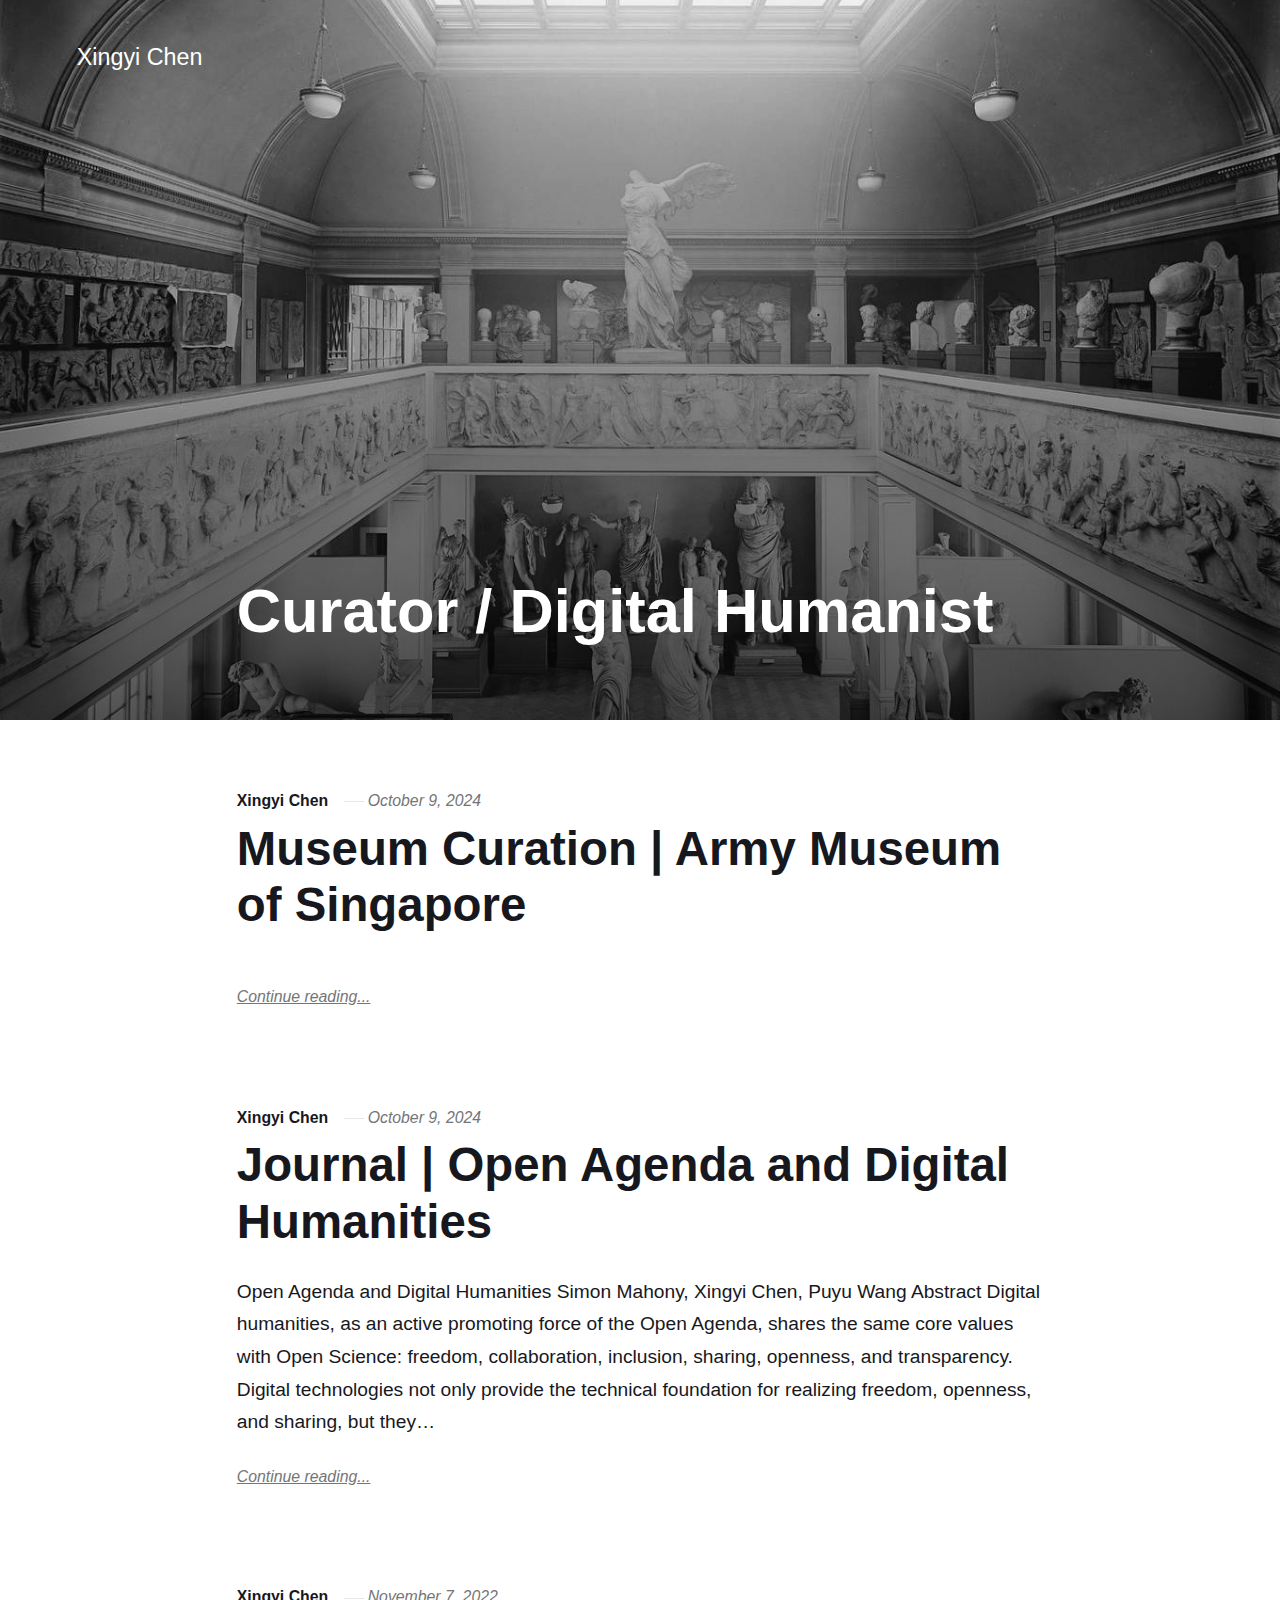
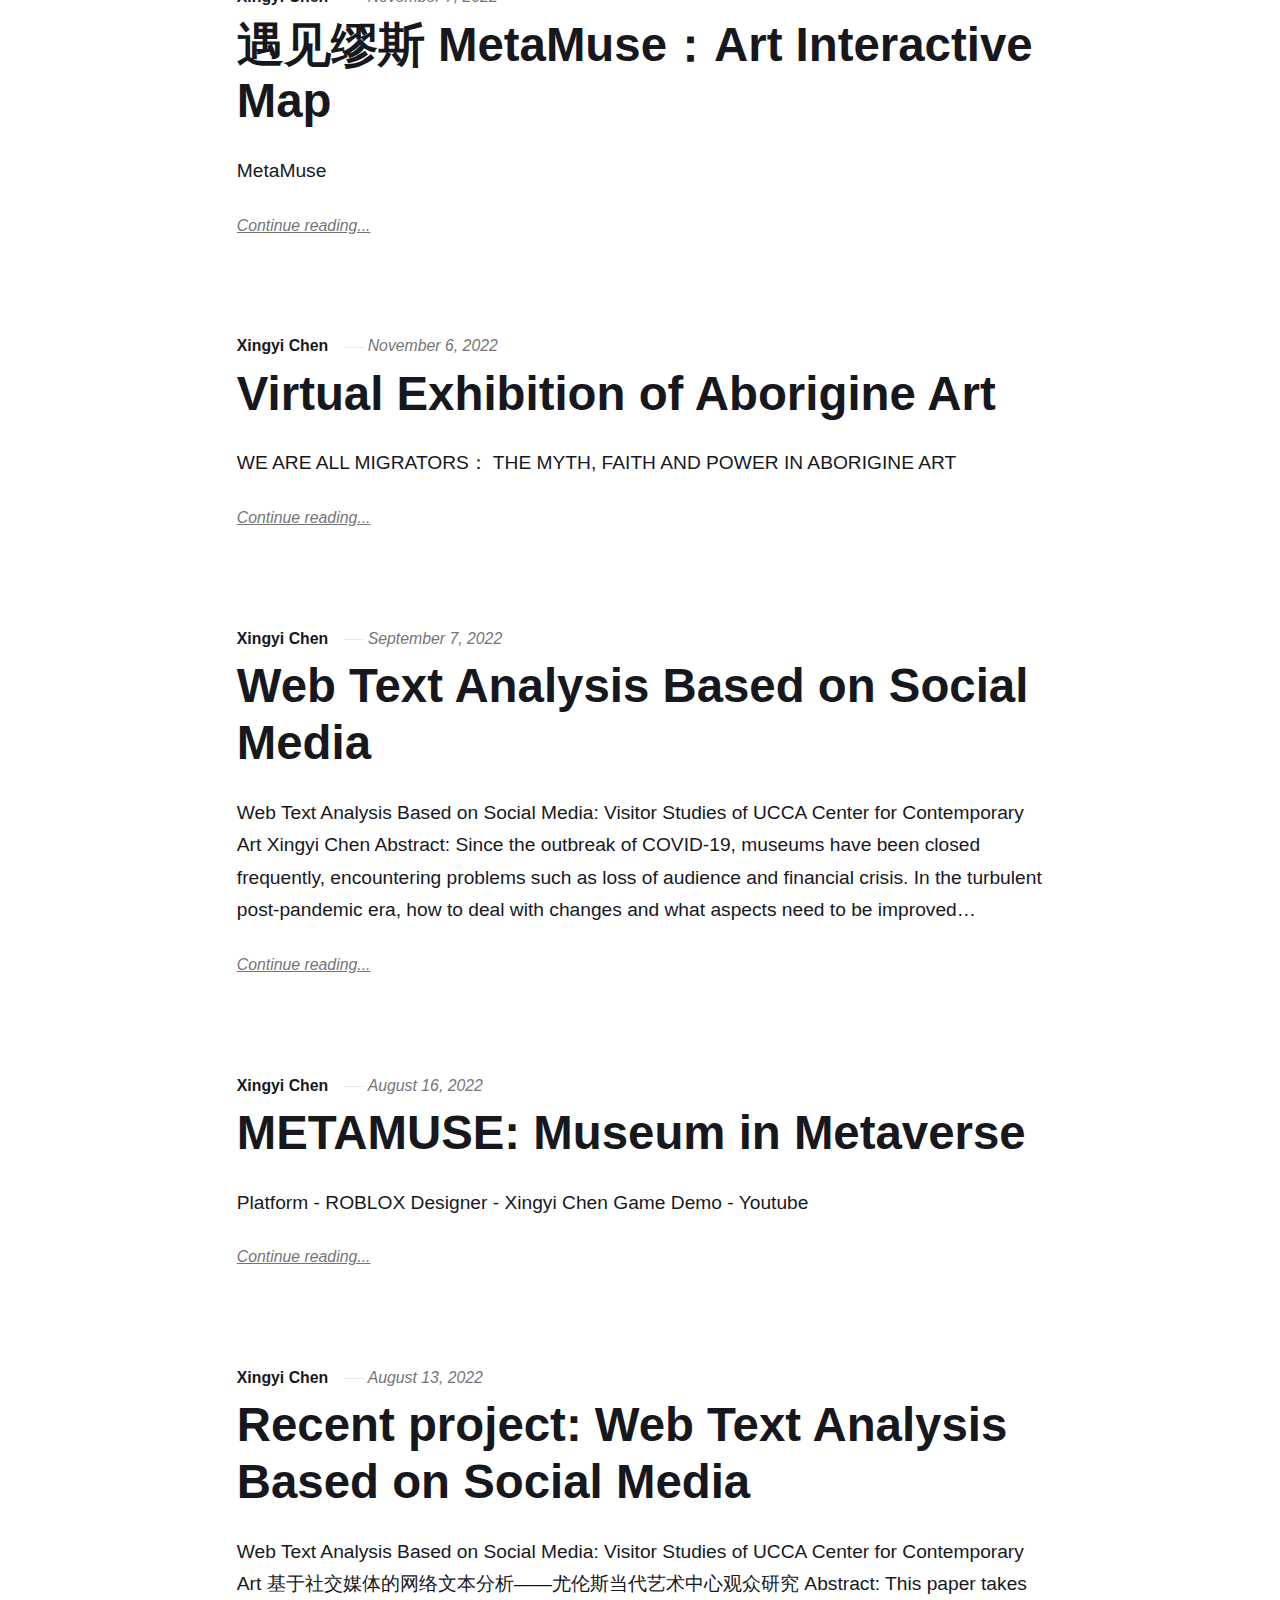
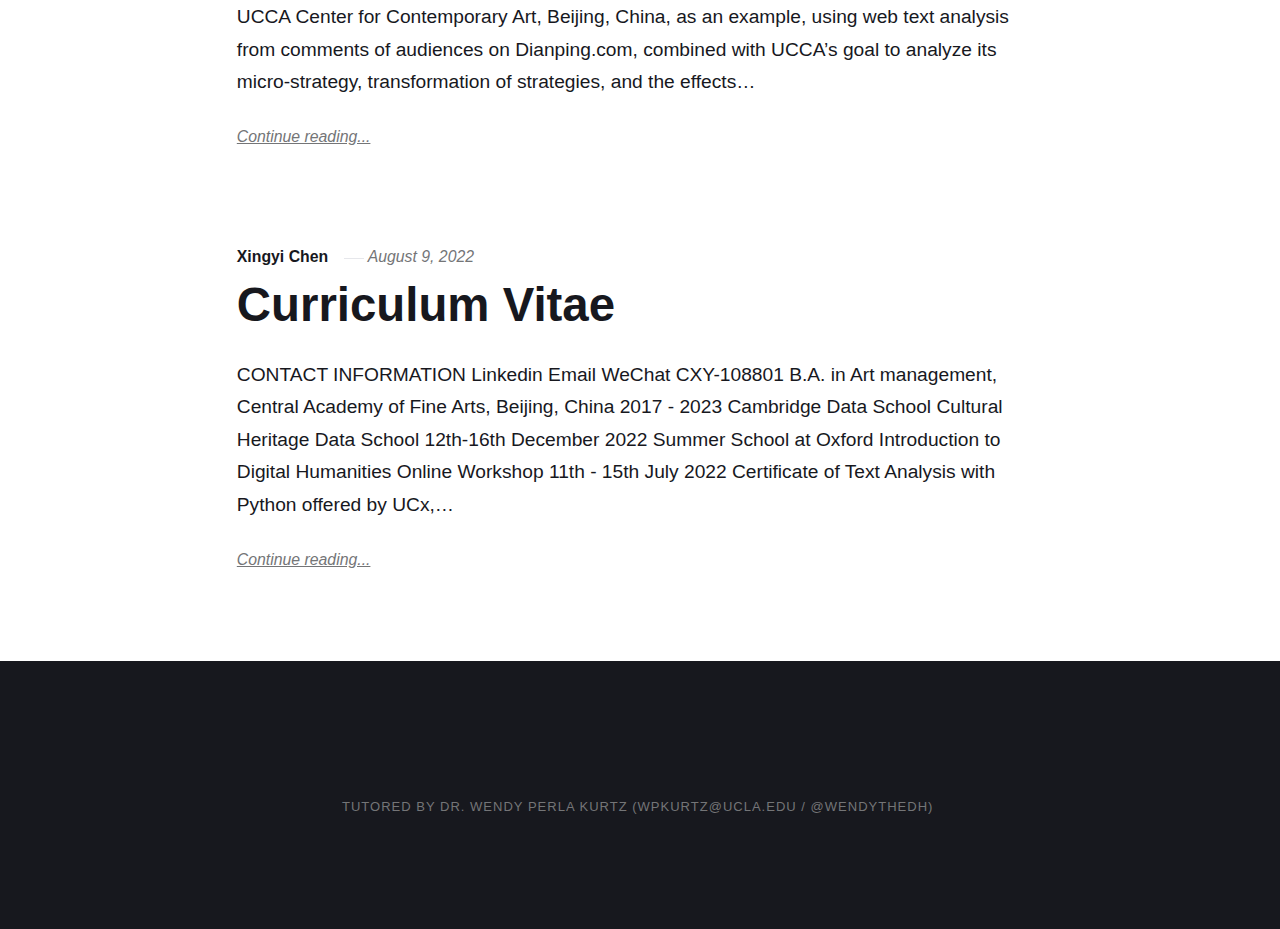
<file: index.html>
<!DOCTYPE html><html lang="en-gb"><head><meta charset="utf-8"><meta http-equiv="X-UA-Compatible" content="IE=edge"><meta name="viewport" content="width=device-width,initial-scale=1"><title>Xingyi Chen</title><meta name="generator" content="Publii Open-Source CMS for Static Site"><link rel="canonical" href="https://amalia6767.github.io/xingyi/"><link rel="alternate" type="application/atom+xml" href="https://amalia6767.github.io/xingyi/feed.xml"><link rel="alternate" type="application/json" href="https://amalia6767.github.io/xingyi/feed.json"><meta property="og:title" content="Xingyi Chen"><meta property="og:site_name" content="Xingyi Chen"><meta property="og:description" content=""><meta property="og:url" content="https://amalia6767.github.io/xingyi/"><meta property="og:type" content="website"><link rel="stylesheet" href="https://amalia6767.github.io/xingyi/assets/css/style.css?v=13dea3d737f5a50609423fa72c5e568a"><script type="application/ld+json">{"@context":"http://schema.org","@type":"Organization","name":"Xingyi Chen","url":"https://amalia6767.github.io/xingyi/"}</script></head><body><div class="site-container"><header class="top" id="js-header"><a class="logo" href="https://amalia6767.github.io/xingyi/">Xingyi Chen</a></header><main><div class="hero"><figure class="hero__image hero__image--overlay"><img src="https://amalia6767.github.io/xingyi/media/website/birmingham-museums-trust-Mzhf7E-LSVs-unsplash.jpg" srcset="https://amalia6767.github.io/xingyi/media/website/responsive/birmingham-museums-trust-Mzhf7E-LSVs-unsplash-xs.jpg 300w, https://amalia6767.github.io/xingyi/media/website/responsive/birmingham-museums-trust-Mzhf7E-LSVs-unsplash-sm.jpg 480w, https://amalia6767.github.io/xingyi/media/website/responsive/birmingham-museums-trust-Mzhf7E-LSVs-unsplash-md.jpg 768w, https://amalia6767.github.io/xingyi/media/website/responsive/birmingham-museums-trust-Mzhf7E-LSVs-unsplash-lg.jpg 1024w, https://amalia6767.github.io/xingyi/media/website/responsive/birmingham-museums-trust-Mzhf7E-LSVs-unsplash-xl.jpg 1360w, https://amalia6767.github.io/xingyi/media/website/responsive/birmingham-museums-trust-Mzhf7E-LSVs-unsplash-2xl.jpg 1600w" sizes="100vw" loading="eager" width="4000" height="2883" alt=""></figure><header class="hero__content"><div class="wrapper"><h1>Curator / Digital Humanist</h1></div></header></div><div class="feed"><article class="feed__item"><header class="wrapper"><div class="feed__meta"><a href="https://amalia6767.github.io/xingyi/authors/xingyi-chen/" class="feed__author">Xingyi Chen</a> <time datetime="2024-10-09T19:35" class="feed__date">October 9, 2024</time></div><h2><a href="https://amalia6767.github.io/xingyi/museum-curation-or-army-museum-of-singapore.html">Museum Curation | Army Museum of Singapore</a></h2></header><div class="wrapper"><p></p><a href="https://amalia6767.github.io/xingyi/museum-curation-or-army-museum-of-singapore.html" class="readmore feed__readmore">Continue reading...</a></div></article><article class="feed__item"><header class="wrapper"><div class="feed__meta"><a href="https://amalia6767.github.io/xingyi/authors/xingyi-chen/" class="feed__author">Xingyi Chen</a> <time datetime="2024-10-09T19:28" class="feed__date">October 9, 2024</time></div><h2><a href="https://amalia6767.github.io/xingyi/journal-or-open-agenda-and-digital-humanities.html">Journal | Open Agenda and Digital Humanities</a></h2></header><div class="wrapper"><p>Open Agenda and Digital Humanities Simon Mahony, Xingyi Chen, Puyu Wang Abstract Digital humanities, as an active promoting force of the Open Agenda, shares the same core values with Open Science: freedom, collaboration, inclusion, sharing, openness, and transparency. Digital technologies not only provide the technical foundation for realizing freedom, openness, and sharing, but they&hellip;</p><a href="https://amalia6767.github.io/xingyi/journal-or-open-agenda-and-digital-humanities.html" class="readmore feed__readmore">Continue reading...</a></div></article><article class="feed__item"><header class="wrapper"><div class="feed__meta"><a href="https://amalia6767.github.io/xingyi/authors/xingyi-chen/" class="feed__author">Xingyi Chen</a> <time datetime="2022-11-07T23:06" class="feed__date">November 7, 2022</time></div><h2><a href="https://amalia6767.github.io/xingyi/yu-jian-mou-si-metamuseart-interactive-map.html">遇见缪斯 MetaMuse：Art Interactive Map</a></h2></header><div class="wrapper"><p>MetaMuse</p><a href="https://amalia6767.github.io/xingyi/yu-jian-mou-si-metamuseart-interactive-map.html" class="readmore feed__readmore">Continue reading...</a></div></article><article class="feed__item"><header class="wrapper"><div class="feed__meta"><a href="https://amalia6767.github.io/xingyi/authors/xingyi-chen/" class="feed__author">Xingyi Chen</a> <time datetime="2022-11-06T14:18" class="feed__date">November 6, 2022</time></div><h2><a href="https://amalia6767.github.io/xingyi/virtual-exhibition-of-aborigine-art.html">Virtual Exhibition of Aborigine Art</a></h2></header><div class="wrapper"><p>WE ARE ALL MIGRATORS： THE MYTH, FAITH AND POWER IN ABORIGINE ART</p><a href="https://amalia6767.github.io/xingyi/virtual-exhibition-of-aborigine-art.html" class="readmore feed__readmore">Continue reading...</a></div></article><article class="feed__item"><header class="wrapper"><div class="feed__meta"><a href="https://amalia6767.github.io/xingyi/authors/xingyi-chen/" class="feed__author">Xingyi Chen</a> <time datetime="2022-09-07T16:49" class="feed__date">September 7, 2022</time></div><h2><a href="https://amalia6767.github.io/xingyi/web-text-analysis-based-on-dianpingcom-a-comparative-study-of-the-visitor-experience-in-ucca-center-for-contemporary-art-before-and-after-covid-19.html">Web Text Analysis Based on Social Media</a></h2></header><div class="wrapper"><p>Web Text Analysis Based on Social Media: Visitor Studies of UCCA Center for Contemporary Art Xingyi Chen Abstract: Since the outbreak of COVID-19, museums have been closed frequently, encountering problems such as loss of audience and financial crisis. In the turbulent post-pandemic era, how to deal with changes and what aspects need to be improved&hellip;</p><a href="https://amalia6767.github.io/xingyi/web-text-analysis-based-on-dianpingcom-a-comparative-study-of-the-visitor-experience-in-ucca-center-for-contemporary-art-before-and-after-covid-19.html" class="readmore feed__readmore">Continue reading...</a></div></article><article class="feed__item"><header class="wrapper"><div class="feed__meta"><a href="https://amalia6767.github.io/xingyi/authors/xingyi-chen/" class="feed__author">Xingyi Chen</a> <time datetime="2022-08-16T21:23" class="feed__date">August 16, 2022</time></div><h2><a href="https://amalia6767.github.io/xingyi/metamuse-a-museum-in-metaverse.html">METAMUSE: Museum in Metaverse</a></h2></header><div class="wrapper"><p>Platform - ROBLOX Designer - Xingyi Chen Game Demo - Youtube</p><a href="https://amalia6767.github.io/xingyi/metamuse-a-museum-in-metaverse.html" class="readmore feed__readmore">Continue reading...</a></div></article><article class="feed__item"><header class="wrapper"><div class="feed__meta"><a href="https://amalia6767.github.io/xingyi/authors/xingyi-chen/" class="feed__author">Xingyi Chen</a> <time datetime="2022-08-13T00:51" class="feed__date">August 13, 2022</time></div><h2><a href="https://amalia6767.github.io/xingyi/recent-project-text-analysis-based-on-social-media.html">Recent project: Web Text Analysis Based on Social Media</a></h2></header><div class="wrapper"><p>Web Text Analysis Based on Social Media: Visitor Studies of UCCA Center for Contemporary Art 基于社交媒体的网络文本分析——尤伦斯当代艺术中心观众研究 Abstract: This paper takes UCCA Center for Contemporary Art, Beijing, China, as an example, using web text analysis from comments of audiences on Dianping.com, combined with UCCA’s goal to analyze its micro-strategy, transformation of strategies, and the effects&hellip;</p><a href="https://amalia6767.github.io/xingyi/recent-project-text-analysis-based-on-social-media.html" class="readmore feed__readmore">Continue reading...</a></div></article><article class="feed__item"><header class="wrapper"><div class="feed__meta"><a href="https://amalia6767.github.io/xingyi/authors/xingyi-chen/" class="feed__author">Xingyi Chen</a> <time datetime="2022-08-09T01:51" class="feed__date">August 9, 2022</time></div><h2><a href="https://amalia6767.github.io/xingyi/thanks-for-knowing-me.html">Curriculum Vitae</a></h2></header><div class="wrapper"><p>CONTACT INFORMATION Linkedin Email WeChat CXY-108801 B.A. in Art management, Central Academy of Fine Arts, Beijing, China 2017 - 2023 Cambridge Data School Cultural Heritage Data School 12th-16th December 2022 Summer School at Oxford Introduction to Digital Humanities Online Workshop 11th - 15th July 2022 Certificate of Text Analysis with Python offered by UCx,&hellip;</p><a href="https://amalia6767.github.io/xingyi/thanks-for-knowing-me.html" class="readmore feed__readmore">Continue reading...</a></div></article></div></main><footer class="footer"><div class="footer__copyright"><p>Tutored by Dr. Wendy Perla Kurtz (wpkurtz@ucla.edu / @WendytheDH) </p></div><button onclick="backToTopFunction()" id="backToTop" class="footer__bttop" aria-label="Back to top" title="Back to top"><svg><use xlink:href="https://amalia6767.github.io/xingyi/assets/svg/svg-map.svg#toparrow"/></svg></button></footer></div><script defer="defer" src="https://amalia6767.github.io/xingyi/assets/js/scripts.min.js?v=f47c11534595205f20935f0db2a62a85"></script><script>window.publiiThemeMenuConfig={mobileMenuMode:'sidebar',animationSpeed:300,submenuWidth: 'auto',doubleClickTime:500,mobileMenuExpandableSubmenus:true,relatedContainerForOverlayMenuSelector:'.top'};</script><script>var images = document.querySelectorAll('img[loading]');

        for (var i = 0; i < images.length; i++) {
            if (images[i].complete) {
                images[i].classList.add('is-loaded');
            } else {
                images[i].addEventListener('load', function () {
                    this.classList.add('is-loaded');
                }, false);
            }
        }</script></body></html>
</file>
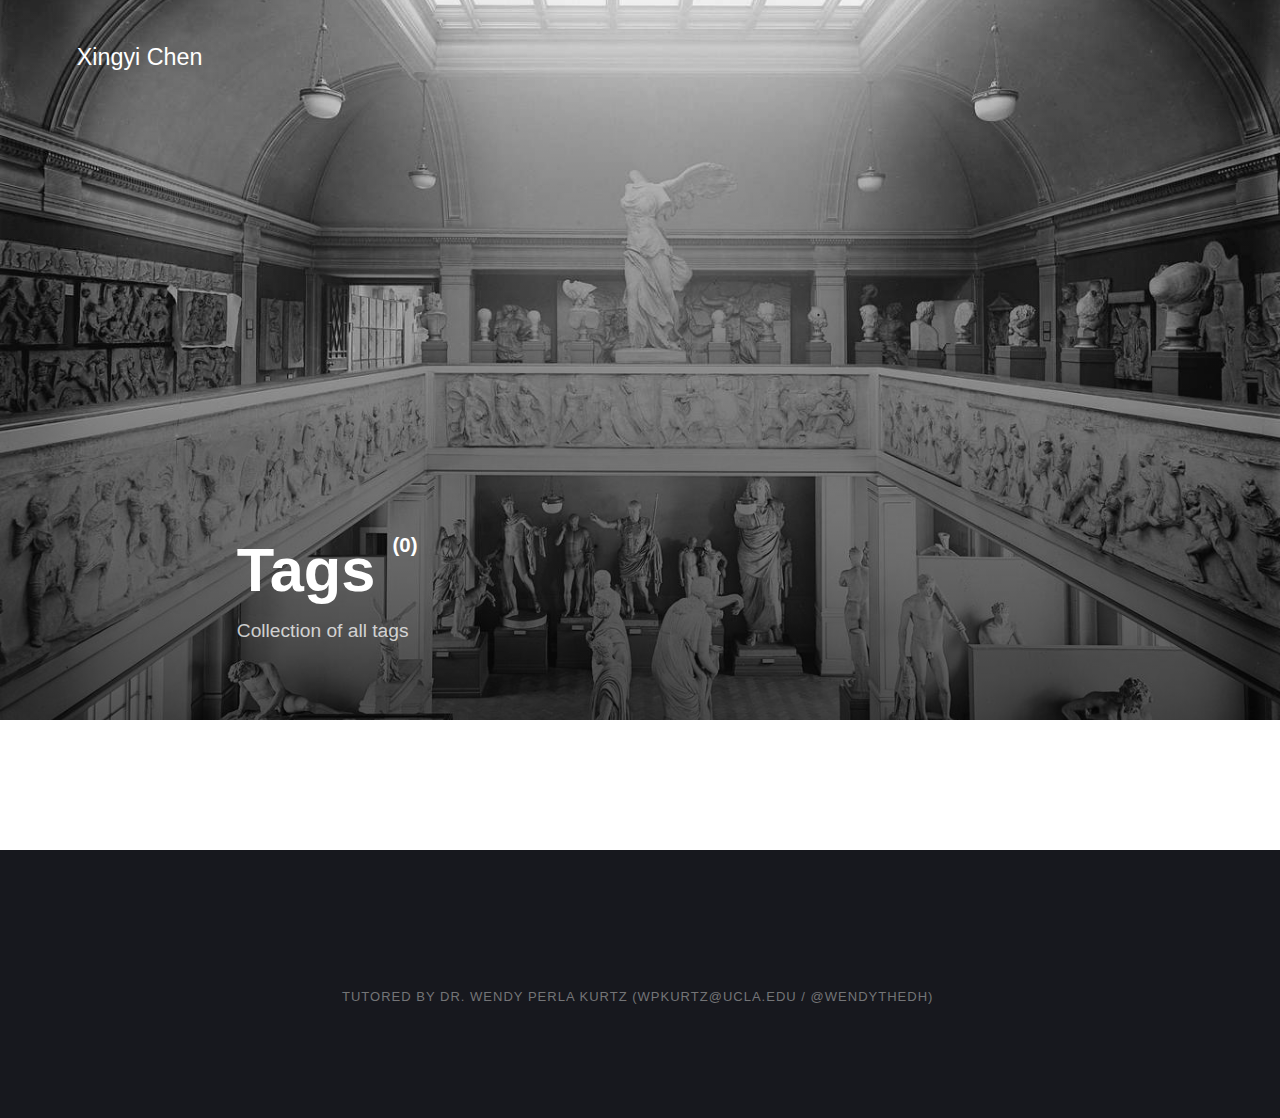
<file: tags/index.html>
<!DOCTYPE html><html lang="en-gb"><head><meta charset="utf-8"><meta http-equiv="X-UA-Compatible" content="IE=edge"><meta name="viewport" content="width=device-width,initial-scale=1"><title>All tags - Xingyi Chen</title><meta name="robots" content="noindex, follow"><meta name="generator" content="Publii Open-Source CMS for Static Site"><link rel="alternate" type="application/atom+xml" href="https://amalia6767.github.io/xingyi/feed.xml"><link rel="alternate" type="application/json" href="https://amalia6767.github.io/xingyi/feed.json"><meta property="og:title" content="Xingyi Chen"><meta property="og:site_name" content="Xingyi Chen"><meta property="og:description" content=""><meta property="og:url" content="https://amalia6767.github.io/xingyi/tags/"><meta property="og:type" content="website"><link rel="stylesheet" href="https://amalia6767.github.io/xingyi/assets/css/style.css?v=13dea3d737f5a50609423fa72c5e568a"><script type="application/ld+json">{"@context":"http://schema.org","@type":"Organization","name":"Xingyi Chen","url":"https://amalia6767.github.io/xingyi/"}</script></head><body><div class="site-container"><header class="top" id="js-header"><a class="logo" href="https://amalia6767.github.io/xingyi/">Xingyi Chen</a></header><main class="page page--tags"><div class="hero"><figure class="hero__image hero__image--overlay"><img src="https://amalia6767.github.io/xingyi/media/website/birmingham-museums-trust-Mzhf7E-LSVs-unsplash.jpg" srcset="https://amalia6767.github.io/xingyi/media/website/responsive/birmingham-museums-trust-Mzhf7E-LSVs-unsplash-xs.jpg 300w, https://amalia6767.github.io/xingyi/media/website/responsive/birmingham-museums-trust-Mzhf7E-LSVs-unsplash-sm.jpg 480w, https://amalia6767.github.io/xingyi/media/website/responsive/birmingham-museums-trust-Mzhf7E-LSVs-unsplash-md.jpg 768w, https://amalia6767.github.io/xingyi/media/website/responsive/birmingham-museums-trust-Mzhf7E-LSVs-unsplash-lg.jpg 1024w, https://amalia6767.github.io/xingyi/media/website/responsive/birmingham-museums-trust-Mzhf7E-LSVs-unsplash-xl.jpg 1360w, https://amalia6767.github.io/xingyi/media/website/responsive/birmingham-museums-trust-Mzhf7E-LSVs-unsplash-2xl.jpg 1600w" sizes="100vw" loading="eager" width="4000" height="2883" alt=""></figure><header class="hero__content"><div class="wrapper"><h1>Tags <sup>(0)</sup></h1><p>Collection of all tags</p></div></header></div><div class="wrapper"><ul class="feed feed--grid"></ul></div></main><footer class="footer"><div class="footer__copyright"><p>Tutored by Dr. Wendy Perla Kurtz (wpkurtz@ucla.edu / @WendytheDH) </p></div><button onclick="backToTopFunction()" id="backToTop" class="footer__bttop" aria-label="Back to top" title="Back to top"><svg><use xlink:href="https://amalia6767.github.io/xingyi/assets/svg/svg-map.svg#toparrow"/></svg></button></footer></div><script defer="defer" src="https://amalia6767.github.io/xingyi/assets/js/scripts.min.js?v=f47c11534595205f20935f0db2a62a85"></script><script>window.publiiThemeMenuConfig={mobileMenuMode:'sidebar',animationSpeed:300,submenuWidth: 'auto',doubleClickTime:500,mobileMenuExpandableSubmenus:true,relatedContainerForOverlayMenuSelector:'.top'};</script><script>var images = document.querySelectorAll('img[loading]');

        for (var i = 0; i < images.length; i++) {
            if (images[i].complete) {
                images[i].classList.add('is-loaded');
            } else {
                images[i].addEventListener('load', function () {
                    this.classList.add('is-loaded');
                }, false);
            }
        }</script></body></html>
</file>
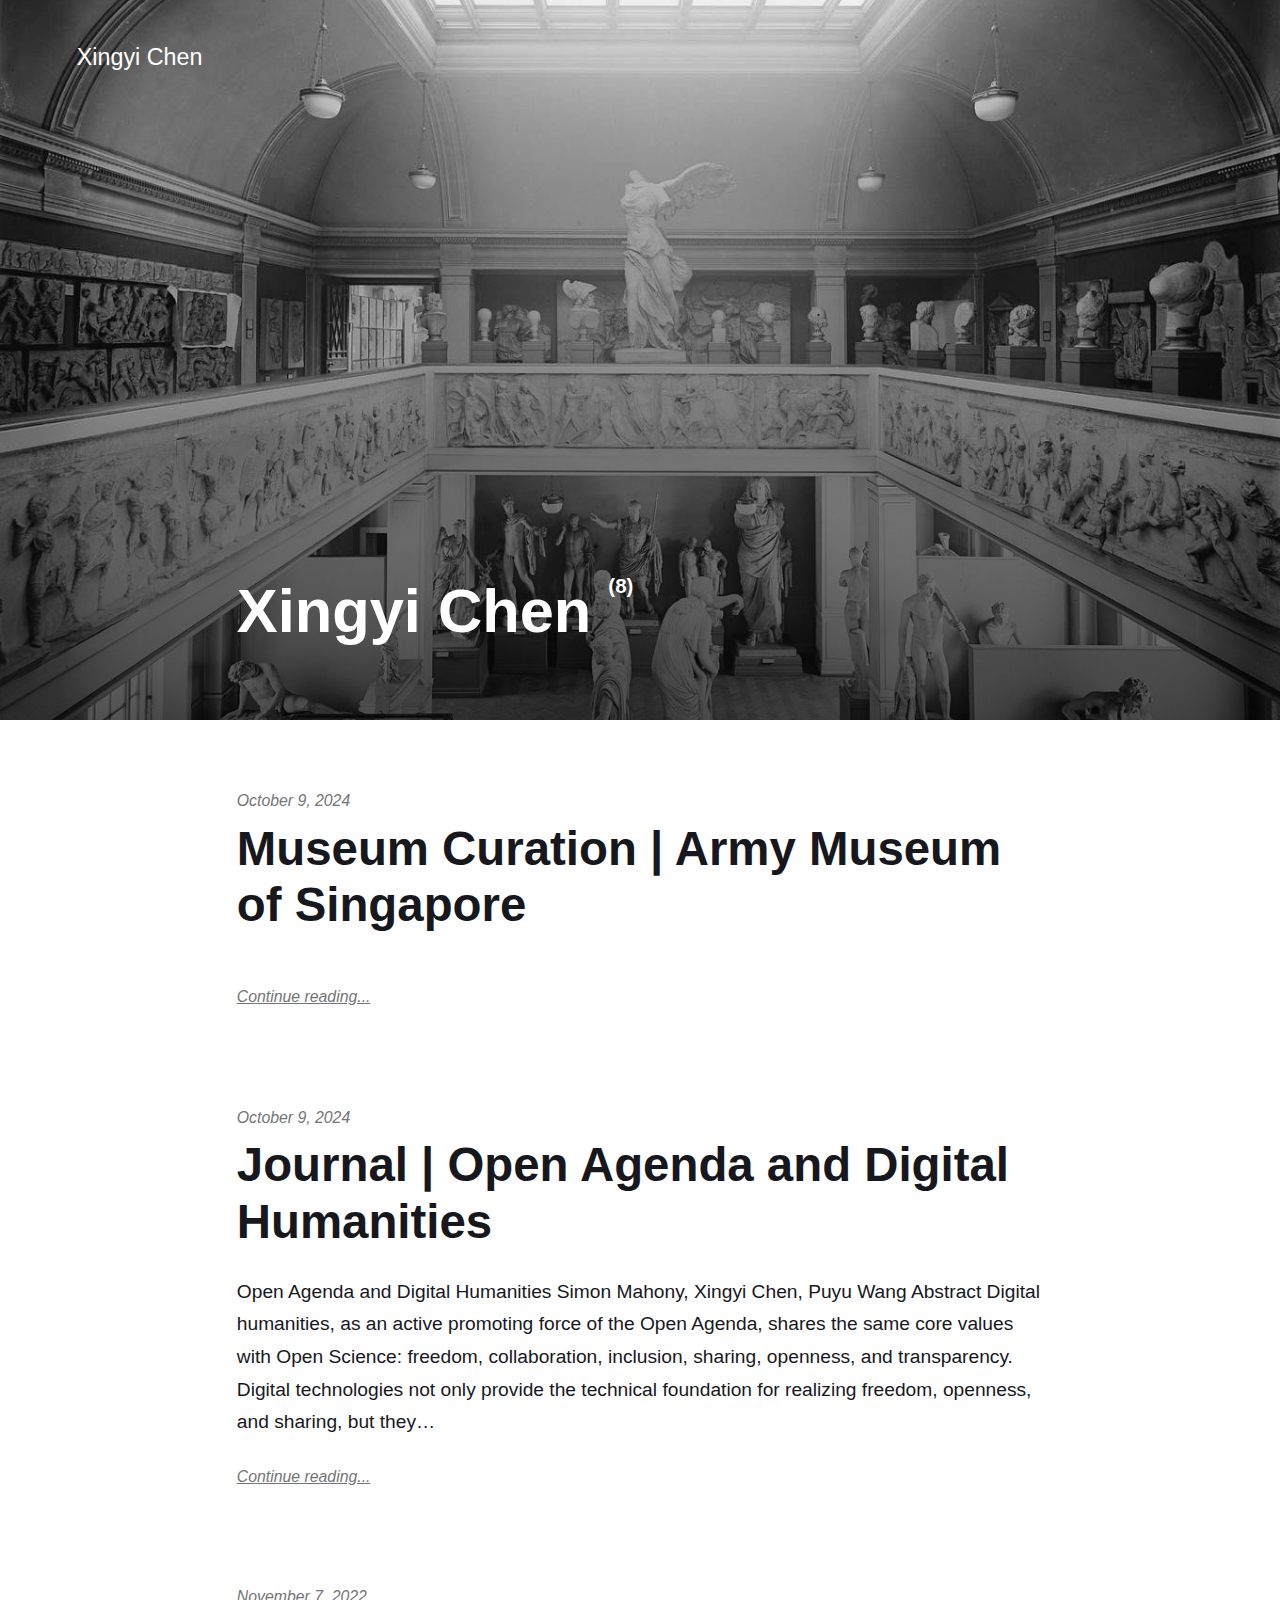
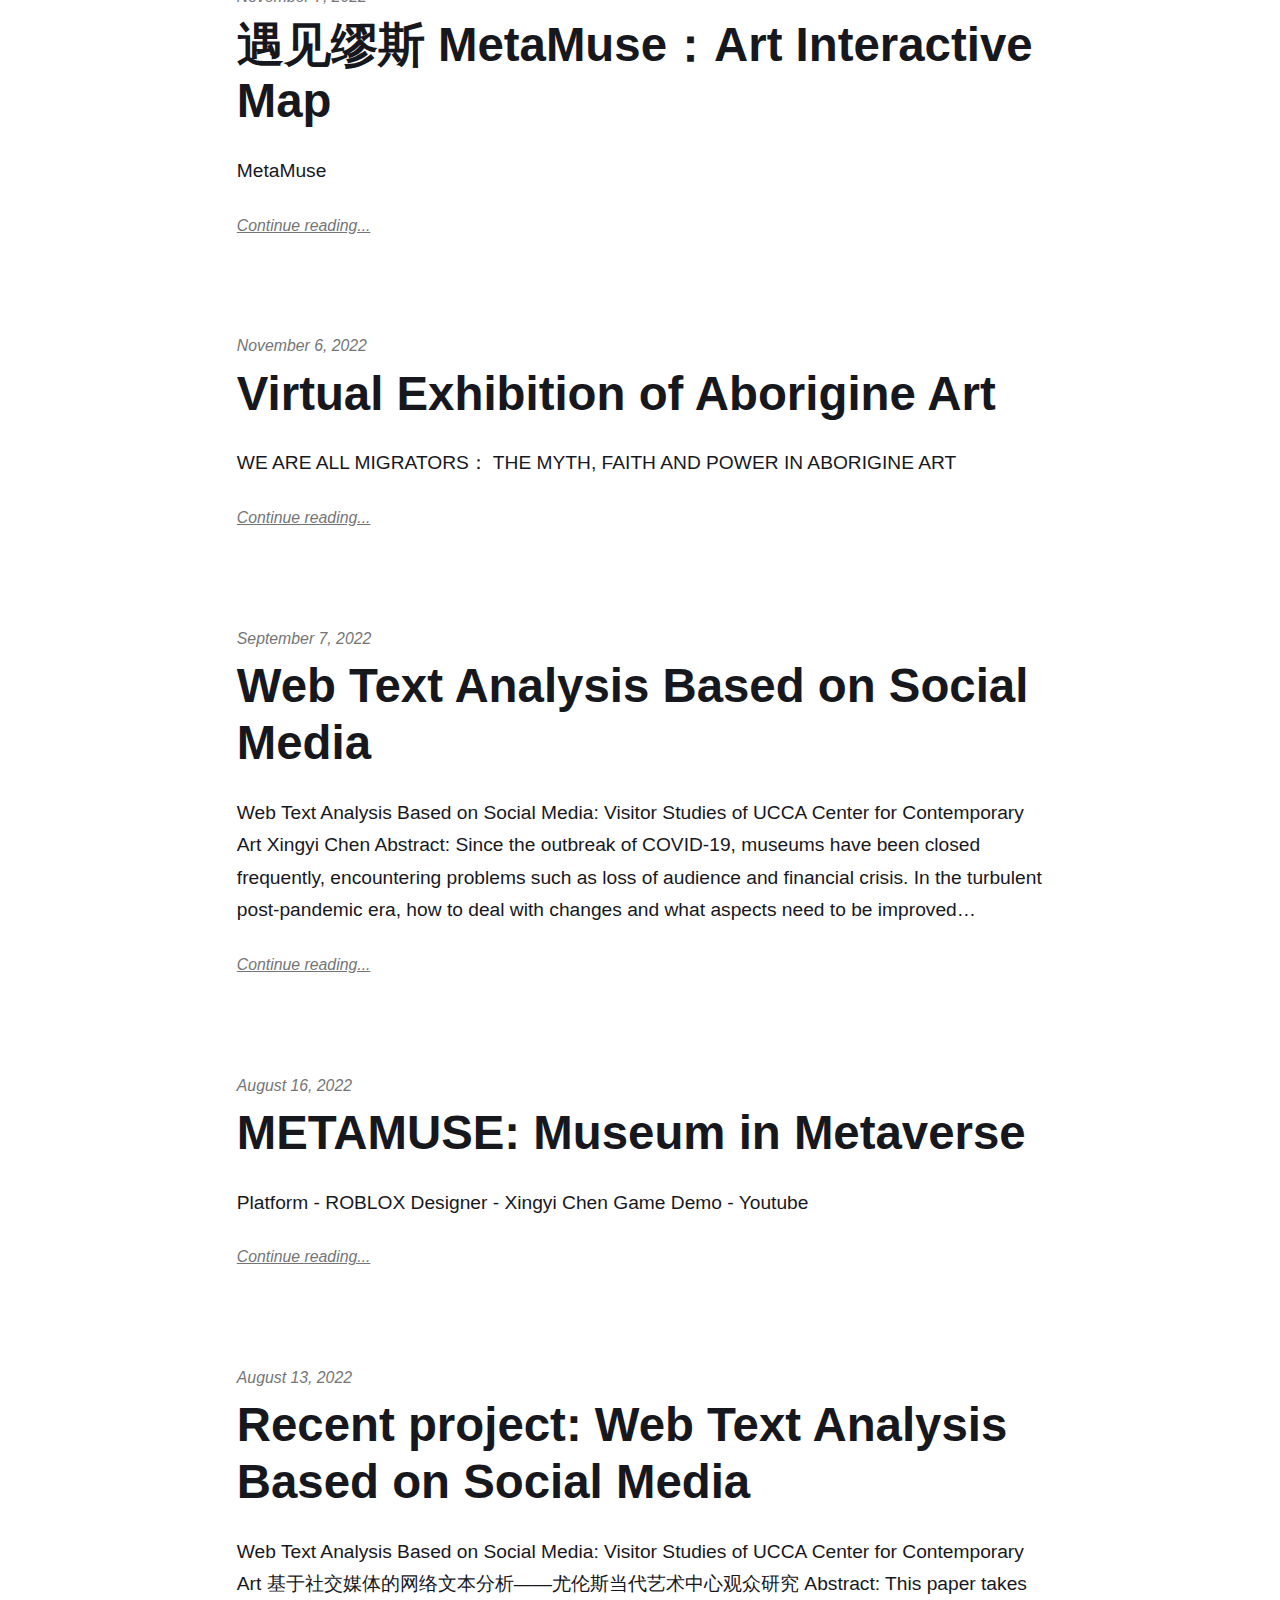
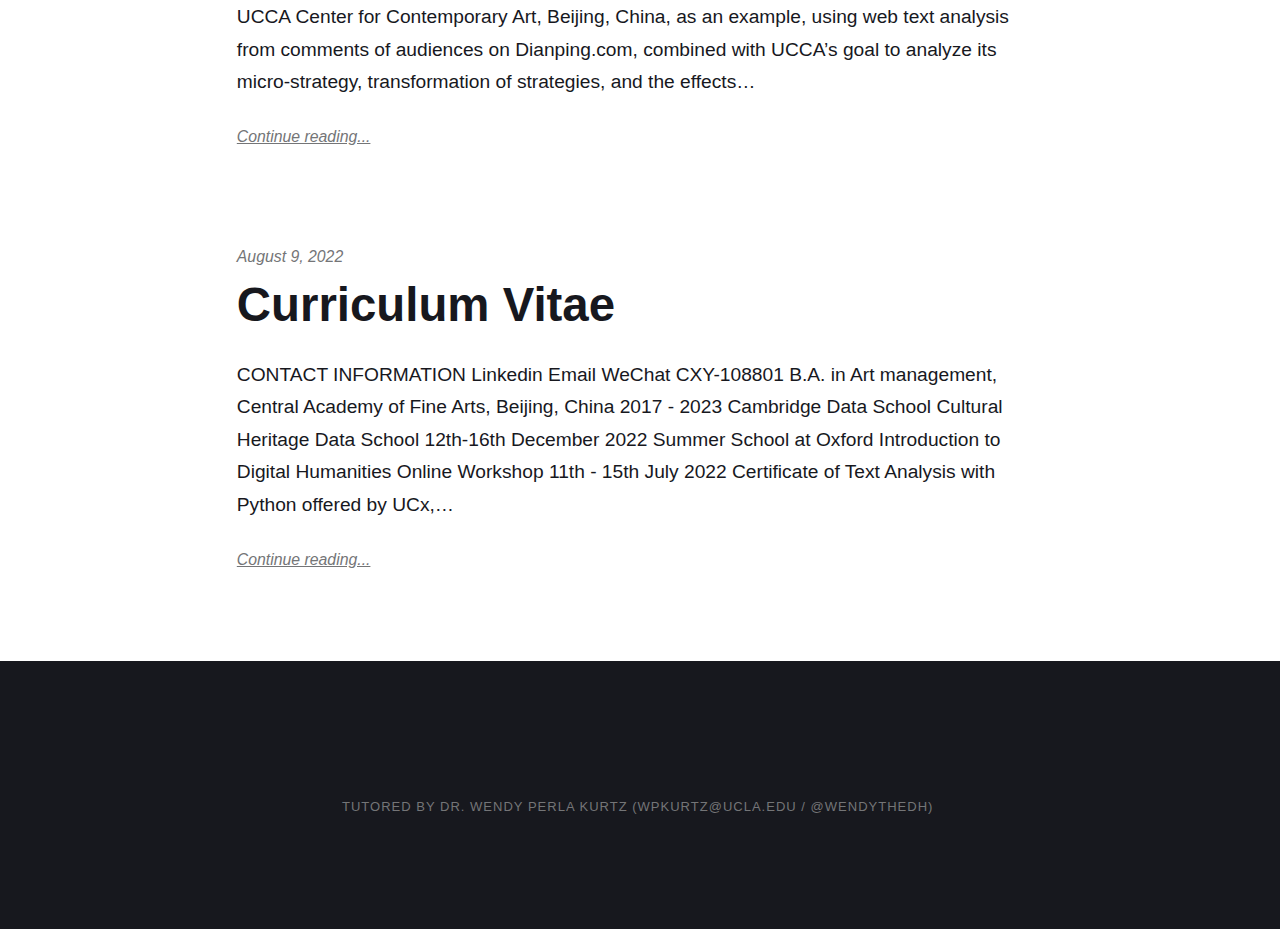
<file: authors/xingyi-chen/index.html>
<!DOCTYPE html><html lang="en-gb"><head><meta charset="utf-8"><meta http-equiv="X-UA-Compatible" content="IE=edge"><meta name="viewport" content="width=device-width,initial-scale=1"><title>Author: Xingyi Chen - Xingyi Chen</title><meta name="robots" content="noindex, follow"><meta name="generator" content="Publii Open-Source CMS for Static Site"><link rel="alternate" type="application/atom+xml" href="https://amalia6767.github.io/xingyi/feed.xml"><link rel="alternate" type="application/json" href="https://amalia6767.github.io/xingyi/feed.json"><meta property="og:title" content="Xingyi Chen"><meta property="og:site_name" content="Xingyi Chen"><meta property="og:description" content=""><meta property="og:url" content="https://amalia6767.github.io/xingyi/authors/xingyi-chen/"><meta property="og:type" content="website"><link rel="stylesheet" href="https://amalia6767.github.io/xingyi/assets/css/style.css?v=13dea3d737f5a50609423fa72c5e568a"><script type="application/ld+json">{"@context":"http://schema.org","@type":"Organization","name":"Xingyi Chen","url":"https://amalia6767.github.io/xingyi/"}</script></head><body><div class="site-container"><header class="top" id="js-header"><a class="logo" href="https://amalia6767.github.io/xingyi/">Xingyi Chen</a></header><main class="page page--author"><div class="hero"><figure class="hero__image hero__image--overlay"><img src="https://amalia6767.github.io/xingyi/media/website/birmingham-museums-trust-Mzhf7E-LSVs-unsplash.jpg" srcset="https://amalia6767.github.io/xingyi/media/website/responsive/birmingham-museums-trust-Mzhf7E-LSVs-unsplash-xs.jpg 300w, https://amalia6767.github.io/xingyi/media/website/responsive/birmingham-museums-trust-Mzhf7E-LSVs-unsplash-sm.jpg 480w, https://amalia6767.github.io/xingyi/media/website/responsive/birmingham-museums-trust-Mzhf7E-LSVs-unsplash-md.jpg 768w, https://amalia6767.github.io/xingyi/media/website/responsive/birmingham-museums-trust-Mzhf7E-LSVs-unsplash-lg.jpg 1024w, https://amalia6767.github.io/xingyi/media/website/responsive/birmingham-museums-trust-Mzhf7E-LSVs-unsplash-xl.jpg 1360w, https://amalia6767.github.io/xingyi/media/website/responsive/birmingham-museums-trust-Mzhf7E-LSVs-unsplash-2xl.jpg 1600w" sizes="100vw" loading="eager" width="4000" height="2883" alt=""></figure><header class="hero__content"><div class="wrapper"><h1>Xingyi Chen <sup>(8)</sup></h1></div></header></div><div class="feed"><article class="feed__item"><header class="wrapper"><div class="feed__meta"><time datetime="2024-10-09T19:35" class="feed__date">October 9, 2024</time></div><h2><a href="https://amalia6767.github.io/xingyi/museum-curation-or-army-museum-of-singapore.html">Museum Curation | Army Museum of Singapore</a></h2></header><div class="wrapper"><p></p><a href="https://amalia6767.github.io/xingyi/museum-curation-or-army-museum-of-singapore.html" class="readmore feed__readmore">Continue reading...</a></div></article><article class="feed__item"><header class="wrapper"><div class="feed__meta"><time datetime="2024-10-09T19:28" class="feed__date">October 9, 2024</time></div><h2><a href="https://amalia6767.github.io/xingyi/journal-or-open-agenda-and-digital-humanities.html">Journal | Open Agenda and Digital Humanities</a></h2></header><div class="wrapper"><p>Open Agenda and Digital Humanities Simon Mahony, Xingyi Chen, Puyu Wang Abstract Digital humanities, as an active promoting force of the Open Agenda, shares the same core values with Open Science: freedom, collaboration, inclusion, sharing, openness, and transparency. Digital technologies not only provide the technical foundation for realizing freedom, openness, and sharing, but they&hellip;</p><a href="https://amalia6767.github.io/xingyi/journal-or-open-agenda-and-digital-humanities.html" class="readmore feed__readmore">Continue reading...</a></div></article><article class="feed__item"><header class="wrapper"><div class="feed__meta"><time datetime="2022-11-07T23:06" class="feed__date">November 7, 2022</time></div><h2><a href="https://amalia6767.github.io/xingyi/yu-jian-mou-si-metamuseart-interactive-map.html">遇见缪斯 MetaMuse：Art Interactive Map</a></h2></header><div class="wrapper"><p>MetaMuse</p><a href="https://amalia6767.github.io/xingyi/yu-jian-mou-si-metamuseart-interactive-map.html" class="readmore feed__readmore">Continue reading...</a></div></article><article class="feed__item"><header class="wrapper"><div class="feed__meta"><time datetime="2022-11-06T14:18" class="feed__date">November 6, 2022</time></div><h2><a href="https://amalia6767.github.io/xingyi/virtual-exhibition-of-aborigine-art.html">Virtual Exhibition of Aborigine Art</a></h2></header><div class="wrapper"><p>WE ARE ALL MIGRATORS： THE MYTH, FAITH AND POWER IN ABORIGINE ART</p><a href="https://amalia6767.github.io/xingyi/virtual-exhibition-of-aborigine-art.html" class="readmore feed__readmore">Continue reading...</a></div></article><article class="feed__item"><header class="wrapper"><div class="feed__meta"><time datetime="2022-09-07T16:49" class="feed__date">September 7, 2022</time></div><h2><a href="https://amalia6767.github.io/xingyi/web-text-analysis-based-on-dianpingcom-a-comparative-study-of-the-visitor-experience-in-ucca-center-for-contemporary-art-before-and-after-covid-19.html">Web Text Analysis Based on Social Media</a></h2></header><div class="wrapper"><p>Web Text Analysis Based on Social Media: Visitor Studies of UCCA Center for Contemporary Art Xingyi Chen Abstract: Since the outbreak of COVID-19, museums have been closed frequently, encountering problems such as loss of audience and financial crisis. In the turbulent post-pandemic era, how to deal with changes and what aspects need to be improved&hellip;</p><a href="https://amalia6767.github.io/xingyi/web-text-analysis-based-on-dianpingcom-a-comparative-study-of-the-visitor-experience-in-ucca-center-for-contemporary-art-before-and-after-covid-19.html" class="readmore feed__readmore">Continue reading...</a></div></article><article class="feed__item"><header class="wrapper"><div class="feed__meta"><time datetime="2022-08-16T21:23" class="feed__date">August 16, 2022</time></div><h2><a href="https://amalia6767.github.io/xingyi/metamuse-a-museum-in-metaverse.html">METAMUSE: Museum in Metaverse</a></h2></header><div class="wrapper"><p>Platform - ROBLOX Designer - Xingyi Chen Game Demo - Youtube</p><a href="https://amalia6767.github.io/xingyi/metamuse-a-museum-in-metaverse.html" class="readmore feed__readmore">Continue reading...</a></div></article><article class="feed__item"><header class="wrapper"><div class="feed__meta"><time datetime="2022-08-13T00:51" class="feed__date">August 13, 2022</time></div><h2><a href="https://amalia6767.github.io/xingyi/recent-project-text-analysis-based-on-social-media.html">Recent project: Web Text Analysis Based on Social Media</a></h2></header><div class="wrapper"><p>Web Text Analysis Based on Social Media: Visitor Studies of UCCA Center for Contemporary Art 基于社交媒体的网络文本分析——尤伦斯当代艺术中心观众研究 Abstract: This paper takes UCCA Center for Contemporary Art, Beijing, China, as an example, using web text analysis from comments of audiences on Dianping.com, combined with UCCA’s goal to analyze its micro-strategy, transformation of strategies, and the effects&hellip;</p><a href="https://amalia6767.github.io/xingyi/recent-project-text-analysis-based-on-social-media.html" class="readmore feed__readmore">Continue reading...</a></div></article><article class="feed__item"><header class="wrapper"><div class="feed__meta"><time datetime="2022-08-09T01:51" class="feed__date">August 9, 2022</time></div><h2><a href="https://amalia6767.github.io/xingyi/thanks-for-knowing-me.html">Curriculum Vitae</a></h2></header><div class="wrapper"><p>CONTACT INFORMATION Linkedin Email WeChat CXY-108801 B.A. in Art management, Central Academy of Fine Arts, Beijing, China 2017 - 2023 Cambridge Data School Cultural Heritage Data School 12th-16th December 2022 Summer School at Oxford Introduction to Digital Humanities Online Workshop 11th - 15th July 2022 Certificate of Text Analysis with Python offered by UCx,&hellip;</p><a href="https://amalia6767.github.io/xingyi/thanks-for-knowing-me.html" class="readmore feed__readmore">Continue reading...</a></div></article></div></main><footer class="footer"><div class="footer__copyright"><p>Tutored by Dr. Wendy Perla Kurtz (wpkurtz@ucla.edu / @WendytheDH) </p></div><button onclick="backToTopFunction()" id="backToTop" class="footer__bttop" aria-label="Back to top" title="Back to top"><svg><use xlink:href="https://amalia6767.github.io/xingyi/assets/svg/svg-map.svg#toparrow"/></svg></button></footer></div><script defer="defer" src="https://amalia6767.github.io/xingyi/assets/js/scripts.min.js?v=f47c11534595205f20935f0db2a62a85"></script><script>window.publiiThemeMenuConfig={mobileMenuMode:'sidebar',animationSpeed:300,submenuWidth: 'auto',doubleClickTime:500,mobileMenuExpandableSubmenus:true,relatedContainerForOverlayMenuSelector:'.top'};</script><script>var images = document.querySelectorAll('img[loading]');

        for (var i = 0; i < images.length; i++) {
            if (images[i].complete) {
                images[i].classList.add('is-loaded');
            } else {
                images[i].addEventListener('load', function () {
                    this.classList.add('is-loaded');
                }, false);
            }
        }</script></body></html>
</file>
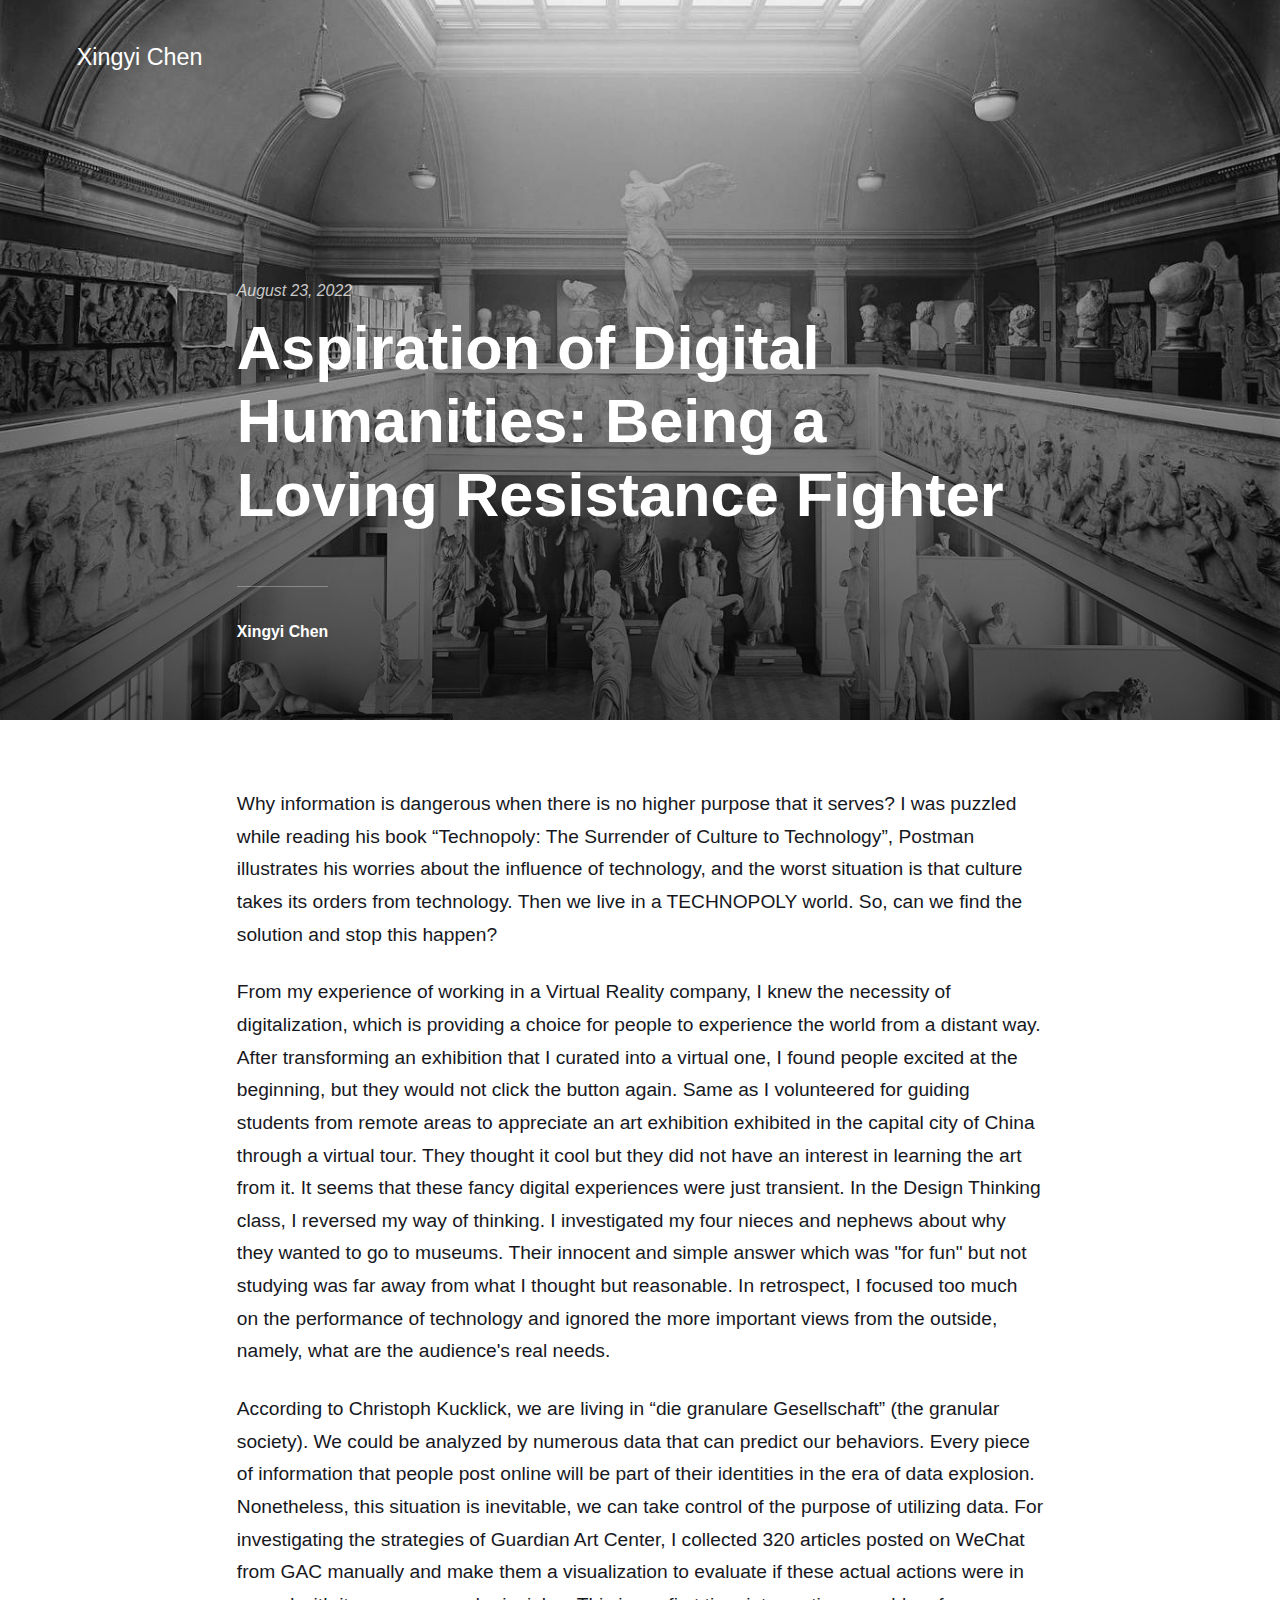
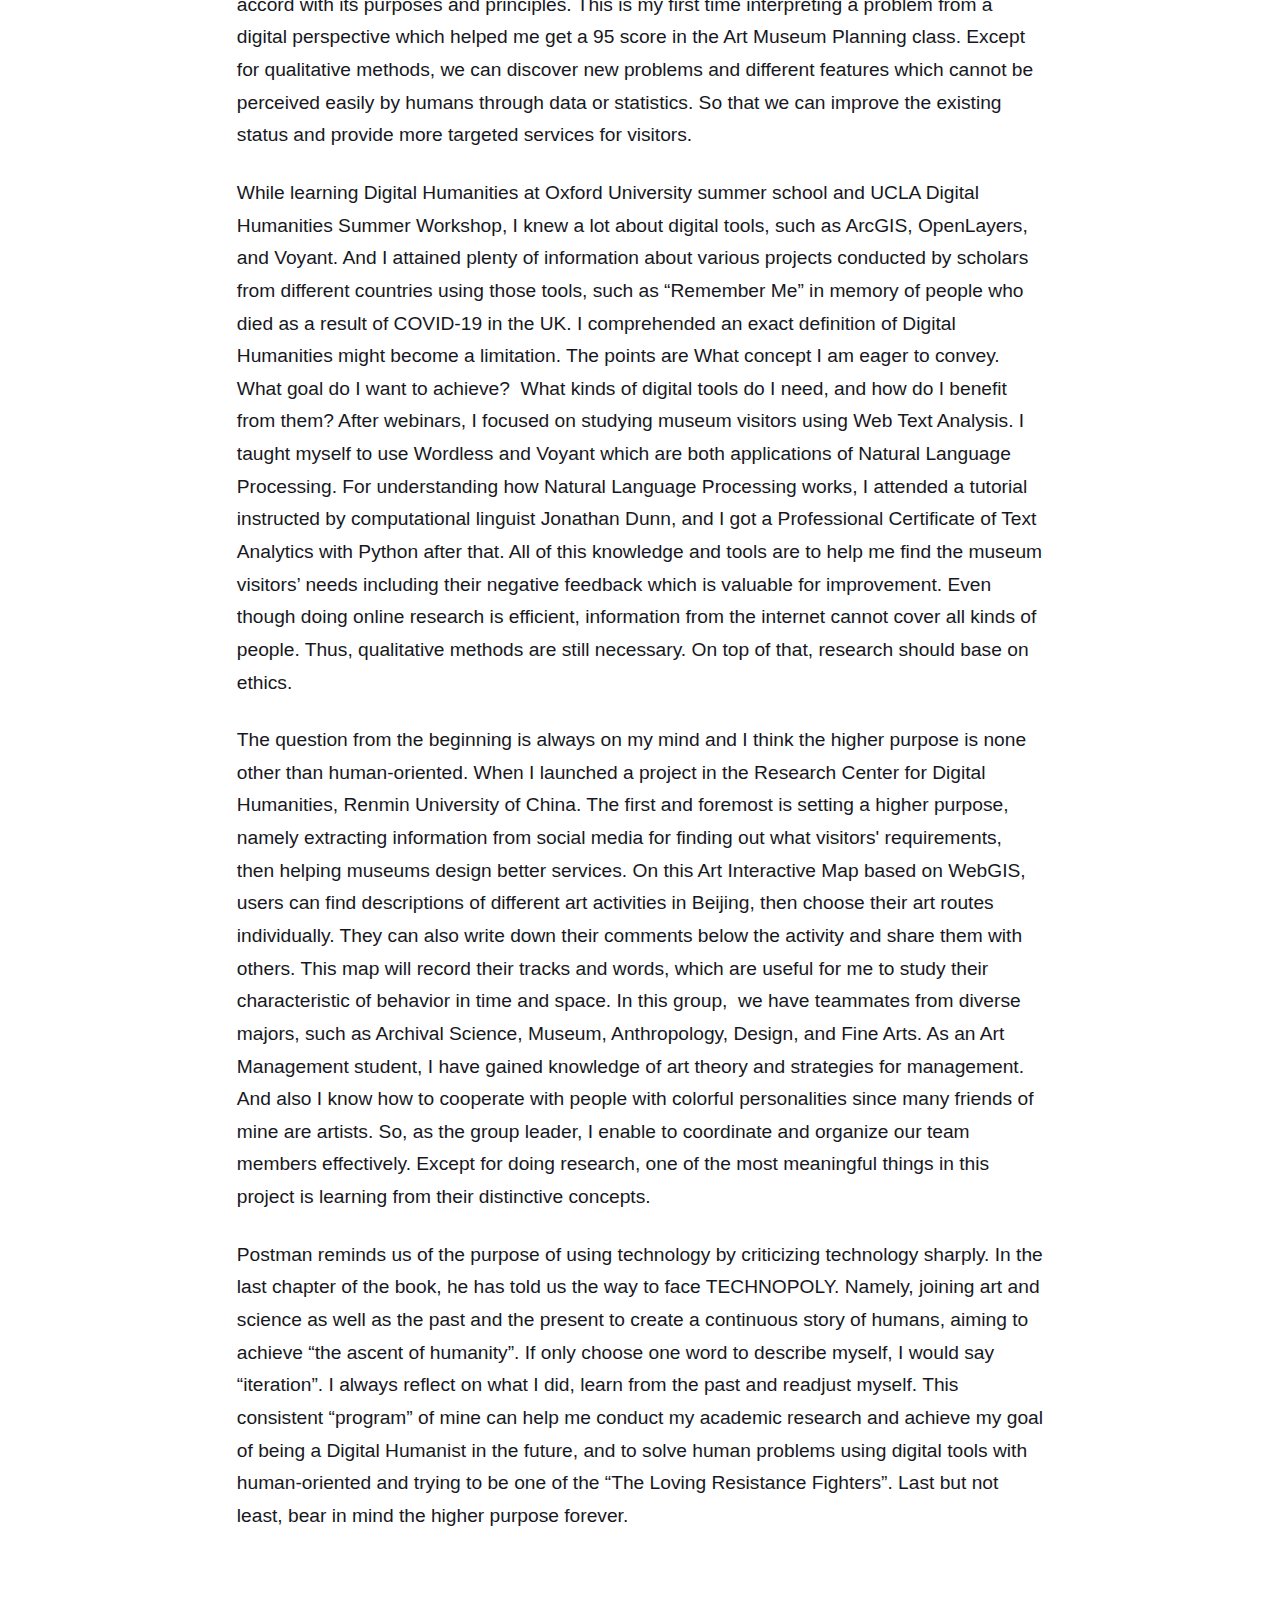
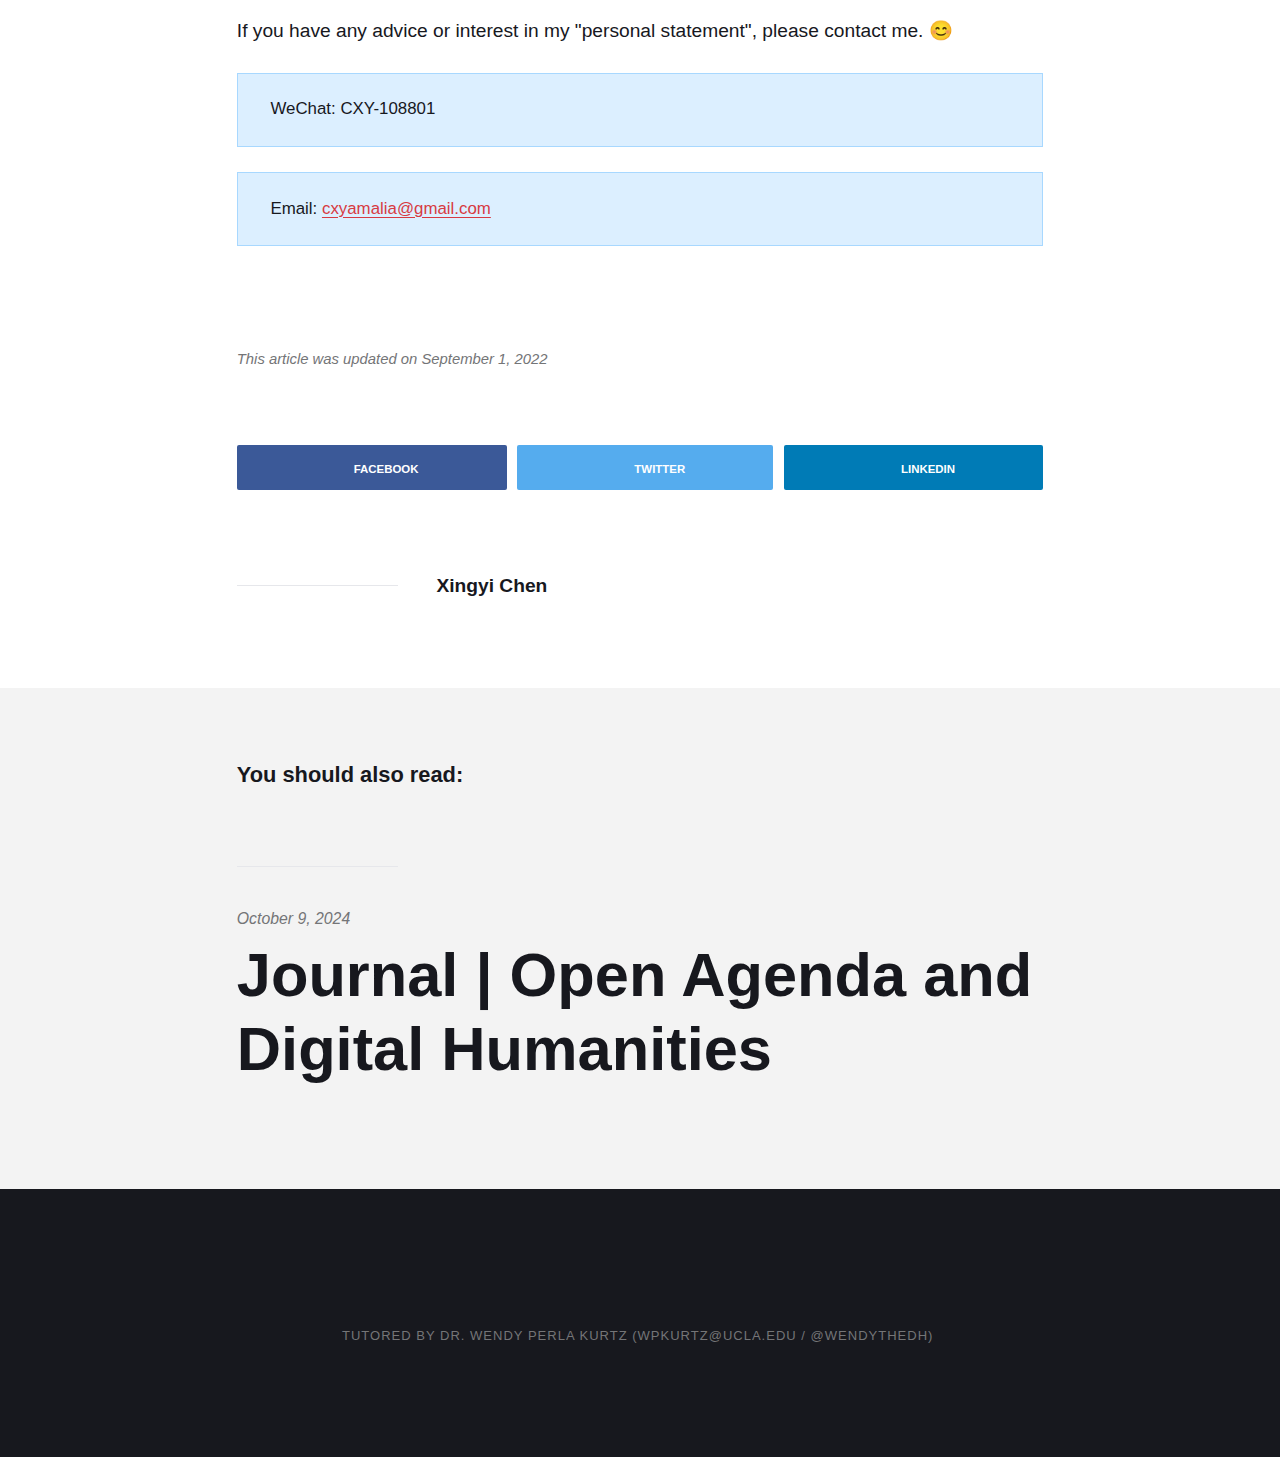
<file: aspiration-for-digital-humanities.html>
<!DOCTYPE html><html lang="en-gb"><head><meta charset="utf-8"><meta http-equiv="X-UA-Compatible" content="IE=edge"><meta name="viewport" content="width=device-width,initial-scale=1"><title>Aspiration of Digital Humanities: Being a Loving Resistance Fighter - Xingyi Chen</title><meta name="description" content="Why information is dangerous when there is no higher purpose that it serves? I was puzzled while reading his book “Technopoly: The Surrender of Culture to Technology”, Postman illustrates his worries about the influence of technology, and the worst situation is that culture takes its orders from technology. Then we live in a TECHNOPOLY&hellip;"><meta name="generator" content="Publii Open-Source CMS for Static Site"><link rel="canonical" href="https://amalia6767.github.io/xingyi/aspiration-for-digital-humanities.html"><link rel="alternate" type="application/atom+xml" href="https://amalia6767.github.io/xingyi/feed.xml"><link rel="alternate" type="application/json" href="https://amalia6767.github.io/xingyi/feed.json"><meta property="og:title" content="Aspiration of Digital Humanities: Being a Loving Resistance Fighter"><meta property="og:site_name" content="Xingyi Chen"><meta property="og:description" content="Why information is dangerous when there is no higher purpose that it serves? I was puzzled while reading his book “Technopoly: The Surrender of Culture to Technology”, Postman illustrates his worries about the influence of technology, and the worst situation is that culture takes its orders from technology. Then we live in a TECHNOPOLY&hellip;"><meta property="og:url" content="https://amalia6767.github.io/xingyi/aspiration-for-digital-humanities.html"><meta property="og:type" content="article"><link rel="stylesheet" href="https://amalia6767.github.io/xingyi/assets/css/style.css?v=13dea3d737f5a50609423fa72c5e568a"><script type="application/ld+json">{"@context":"http://schema.org","@type":"Article","mainEntityOfPage":{"@type":"WebPage","@id":"https://amalia6767.github.io/xingyi/aspiration-for-digital-humanities.html"},"headline":"Aspiration of Digital Humanities: Being a Loving Resistance Fighter","datePublished":"2022-08-23T17:29","dateModified":"2022-09-01T11:23","description":"Why information is dangerous when there is no higher purpose that it serves? I was puzzled while reading his book “Technopoly: The Surrender of Culture to Technology”, Postman illustrates his worries about the influence of technology, and the worst situation is that culture takes its orders from technology. Then we live in a TECHNOPOLY&hellip;","author":{"@type":"Person","name":"Xingyi Chen","url":"https://amalia6767.github.io/xingyi/authors/xingyi-chen/"},"publisher":{"@type":"Organization","name":"Xingyi Chen"}}</script></head><body><div class="site-container"><header class="top" id="js-header"><a class="logo" href="https://amalia6767.github.io/xingyi/">Xingyi Chen</a></header><main><article class="post"><div class="hero"><figure class="hero__image hero__image--overlay"><img src="https://amalia6767.github.io/xingyi/media/website/birmingham-museums-trust-Mzhf7E-LSVs-unsplash.jpg" srcset="https://amalia6767.github.io/xingyi/media/website/responsive/birmingham-museums-trust-Mzhf7E-LSVs-unsplash-xs.jpg 300w, https://amalia6767.github.io/xingyi/media/website/responsive/birmingham-museums-trust-Mzhf7E-LSVs-unsplash-sm.jpg 480w, https://amalia6767.github.io/xingyi/media/website/responsive/birmingham-museums-trust-Mzhf7E-LSVs-unsplash-md.jpg 768w, https://amalia6767.github.io/xingyi/media/website/responsive/birmingham-museums-trust-Mzhf7E-LSVs-unsplash-lg.jpg 1024w, https://amalia6767.github.io/xingyi/media/website/responsive/birmingham-museums-trust-Mzhf7E-LSVs-unsplash-xl.jpg 1360w, https://amalia6767.github.io/xingyi/media/website/responsive/birmingham-museums-trust-Mzhf7E-LSVs-unsplash-2xl.jpg 1600w" sizes="100vw" loading="eager" alt=""></figure><header class="hero__content"><div class="wrapper"><div class="post__meta"><time datetime="2022-08-23T17:29">August 23, 2022</time></div><h1>Aspiration of Digital Humanities: Being a Loving Resistance Fighter</h1><div class="post__meta post__meta--author"><a href="https://amalia6767.github.io/xingyi/authors/xingyi-chen/" class="feed__author">Xingyi Chen</a></div></div></header></div><div class="wrapper post__entry"><p>Why information is dangerous when there is no higher purpose that it serves? I was puzzled while reading his book “Technopoly: The Surrender of Culture to Technology”, Postman illustrates his worries about the influence of technology, and the worst situation is that culture takes its orders from technology. Then we live in a TECHNOPOLY world. So, can we find the solution and stop this happen?</p><p>From my experience of working in a Virtual Reality company, I knew the necessity of digitalization, which is providing a choice for people to experience the world from a distant way. After transforming an exhibition that I curated into a virtual one, I found people excited at the beginning, but they would not click the button again. Same as I volunteered for guiding students from remote areas to appreciate an art exhibition exhibited in the capital city of China through a virtual tour. They thought it cool but they did not have an interest in learning the art from it. It seems that these fancy digital experiences were just transient. In the Design Thinking class, I reversed my way of thinking. I investigated my four nieces and nephews about why they wanted to go to museums. Their innocent and simple answer which was "for fun" but not studying was far away from what I thought but reasonable. In retrospect, I focused too much on the performance of technology and ignored the more important views from the outside, namely, what are the audience's real needs.</p><p>According to Christoph Kucklick, we are living in “die granulare Gesellschaft” (the granular society). We could be analyzed by numerous data that can predict our behaviors. Every piece of information that people post online will be part of their identities in the era of data explosion. Nonetheless, this situation is inevitable, we can take control of the purpose of utilizing data. For investigating the strategies of Guardian Art Center, I collected 320 articles posted on WeChat from GAC manually and make them a visualization to evaluate if these actual actions were in accord with its purposes and principles. This is my first time interpreting a problem from a digital perspective which helped me get a 95 score in the Art Museum Planning class. Except for qualitative methods, we can discover new problems and different features which cannot be perceived easily by humans through data or statistics. So that we can improve the existing status and provide more targeted services for visitors.</p><p>While learning Digital Humanities at Oxford University summer school and UCLA Digital Humanities Summer Workshop, I knew a lot about digital tools, such as ArcGIS, OpenLayers, and Voyant. And I attained plenty of information about various projects conducted by scholars from different countries using those tools, such as “Remember Me” in memory of people who died as a result of COVID-19 in the UK. I comprehended an exact definition of Digital Humanities might become a limitation. The points are What concept I am eager to convey. What goal do I want to achieve?  What kinds of digital tools do I need, and how do I benefit from them? After webinars, I focused on studying museum visitors using Web Text Analysis. I taught myself to use Wordless and Voyant which are both applications of Natural Language Processing. For understanding how Natural Language Processing works, I attended a tutorial instructed by computational linguist Jonathan Dunn, and I got a Professional Certificate of Text Analytics with Python after that. All of this knowledge and tools are to help me find the museum visitors’ needs including their negative feedback which is valuable for improvement. Even though doing online research is efficient, information from the internet cannot cover all kinds of people. Thus, qualitative methods are still necessary. On top of that, research should base on ethics.</p><p>The question from the beginning is always on my mind and I think the higher purpose is none other than human-oriented. When I launched a project in the Research Center for Digital Humanities, Renmin University of China. The first and foremost is setting a higher purpose, namely extracting information from social media for finding out what visitors' requirements, then helping museums design better services. On this Art Interactive Map based on WebGIS, users can find descriptions of different art activities in Beijing, then choose their art routes individually. They can also write down their comments below the activity and share them with others. This map will record their tracks and words, which are useful for me to study their characteristic of behavior in time and space. In this group,  we have teammates from diverse majors, such as Archival Science, Museum, Anthropology, Design, and Fine Arts. As an Art Management student, I have gained knowledge of art theory and strategies for management. And also I know how to cooperate with people with colorful personalities since many friends of mine are artists. So, as the group leader, I enable to coordinate and organize our team members effectively. Except for doing research, one of the most meaningful things in this project is learning from their distinctive concepts.</p><p>Postman reminds us of the purpose of using technology by criticizing technology sharply. In the last chapter of the book, he has told us the way to face TECHNOPOLY. Namely, joining art and science as well as the past and the present to create a continuous story of humans, aiming to achieve “the ascent of humanity”. If only choose one word to describe myself, I would say “iteration”. I always reflect on what I did, learn from the past and readjust myself. This consistent “program” of mine can help me conduct my academic research and achieve my goal of being a Digital Humanist in the future, and to solve human problems using digital tools with human-oriented and trying to be one of the “The Loving Resistance Fighters”. Last but not least, bear in mind the higher purpose forever.</p><p> </p><p>If you have any advice or interest in my "personal statement", please contact me. 😊 </p><p class="msg msg--highlight msg--info">WeChat: CXY-108801</p><p class="msg--highlight msg--info msg">Email: <a href="mailto:cxyamalia@gmail.com">cxyamalia@gmail.com</a></p><p> </p></div><footer class="wrapper post__footer"><p class="post__last-updated">This article was updated on September 1, 2022</p><div class="post__share"><a href="https://www.facebook.com/sharer/sharer.php?u=https%3A%2F%2Famalia6767.github.io%2Fxingyi%2Faspiration-for-digital-humanities.html" class="js-share facebook" rel="nofollow noopener noreferrer"><svg class="icon" aria-hidden="true" focusable="false"><use xlink:href="https://amalia6767.github.io/xingyi/assets/svg/svg-map.svg#facebook"/></svg> <span>Facebook</span> </a><a href="https://twitter.com/share?url=https%3A%2F%2Famalia6767.github.io%2Fxingyi%2Faspiration-for-digital-humanities.html&amp;via=https%3A%2F%2Ftwitter.com%2FEureka6767&amp;text=Aspiration%20of%20Digital%20Humanities%3A%20Being%20a%20Loving%20Resistance%20Fighter" class="js-share twitter" rel="nofollow noopener noreferrer"><svg class="icon" aria-hidden="true" focusable="false"><use xlink:href="https://amalia6767.github.io/xingyi/assets/svg/svg-map.svg#twitter"/></svg> <span>Twitter</span> </a><a href="https://www.linkedin.com/sharing/share-offsite/?url=https%3A%2F%2Famalia6767.github.io%2Fxingyi%2Faspiration-for-digital-humanities.html" class="js-share linkedin" rel="nofollow noopener noreferrer"><svg class="icon" aria-hidden="true" focusable="false"><use xlink:href="https://amalia6767.github.io/xingyi/assets/svg/svg-map.svg#linkedin"/></svg> <span>LinkedIn</span></a></div><div class="post__bio bio"><div class="bio__info"><h3 class="bio__name"><a href="https://amalia6767.github.io/xingyi/authors/xingyi-chen/" rel="author">Xingyi Chen</a></h3></div></div></footer></article><div class="post__related related"><div class="wrapper"><h2 class="h5 related__title">You should also read:</h2><article class="related__item"><div class="feed__meta"><time datetime="2024-10-09T19:28" class="feed__date">October 9, 2024</time></div><h3 class="h1"><a href="https://amalia6767.github.io/xingyi/journal-or-open-agenda-and-digital-humanities.html">Journal | Open Agenda and Digital Humanities</a></h3></article></div></div></main><footer class="footer"><div class="footer__copyright"><p>Tutored by Dr. Wendy Perla Kurtz (wpkurtz@ucla.edu / @WendytheDH) </p></div><button onclick="backToTopFunction()" id="backToTop" class="footer__bttop" aria-label="Back to top" title="Back to top"><svg><use xlink:href="https://amalia6767.github.io/xingyi/assets/svg/svg-map.svg#toparrow"/></svg></button></footer></div><script defer="defer" src="https://amalia6767.github.io/xingyi/assets/js/scripts.min.js?v=f47c11534595205f20935f0db2a62a85"></script><script>window.publiiThemeMenuConfig={mobileMenuMode:'sidebar',animationSpeed:300,submenuWidth: 'auto',doubleClickTime:500,mobileMenuExpandableSubmenus:true,relatedContainerForOverlayMenuSelector:'.top'};</script><script>var images = document.querySelectorAll('img[loading]');

        for (var i = 0; i < images.length; i++) {
            if (images[i].complete) {
                images[i].classList.add('is-loaded');
            } else {
                images[i].addEventListener('load', function () {
                    this.classList.add('is-loaded');
                }, false);
            }
        }</script></body></html>
</file>
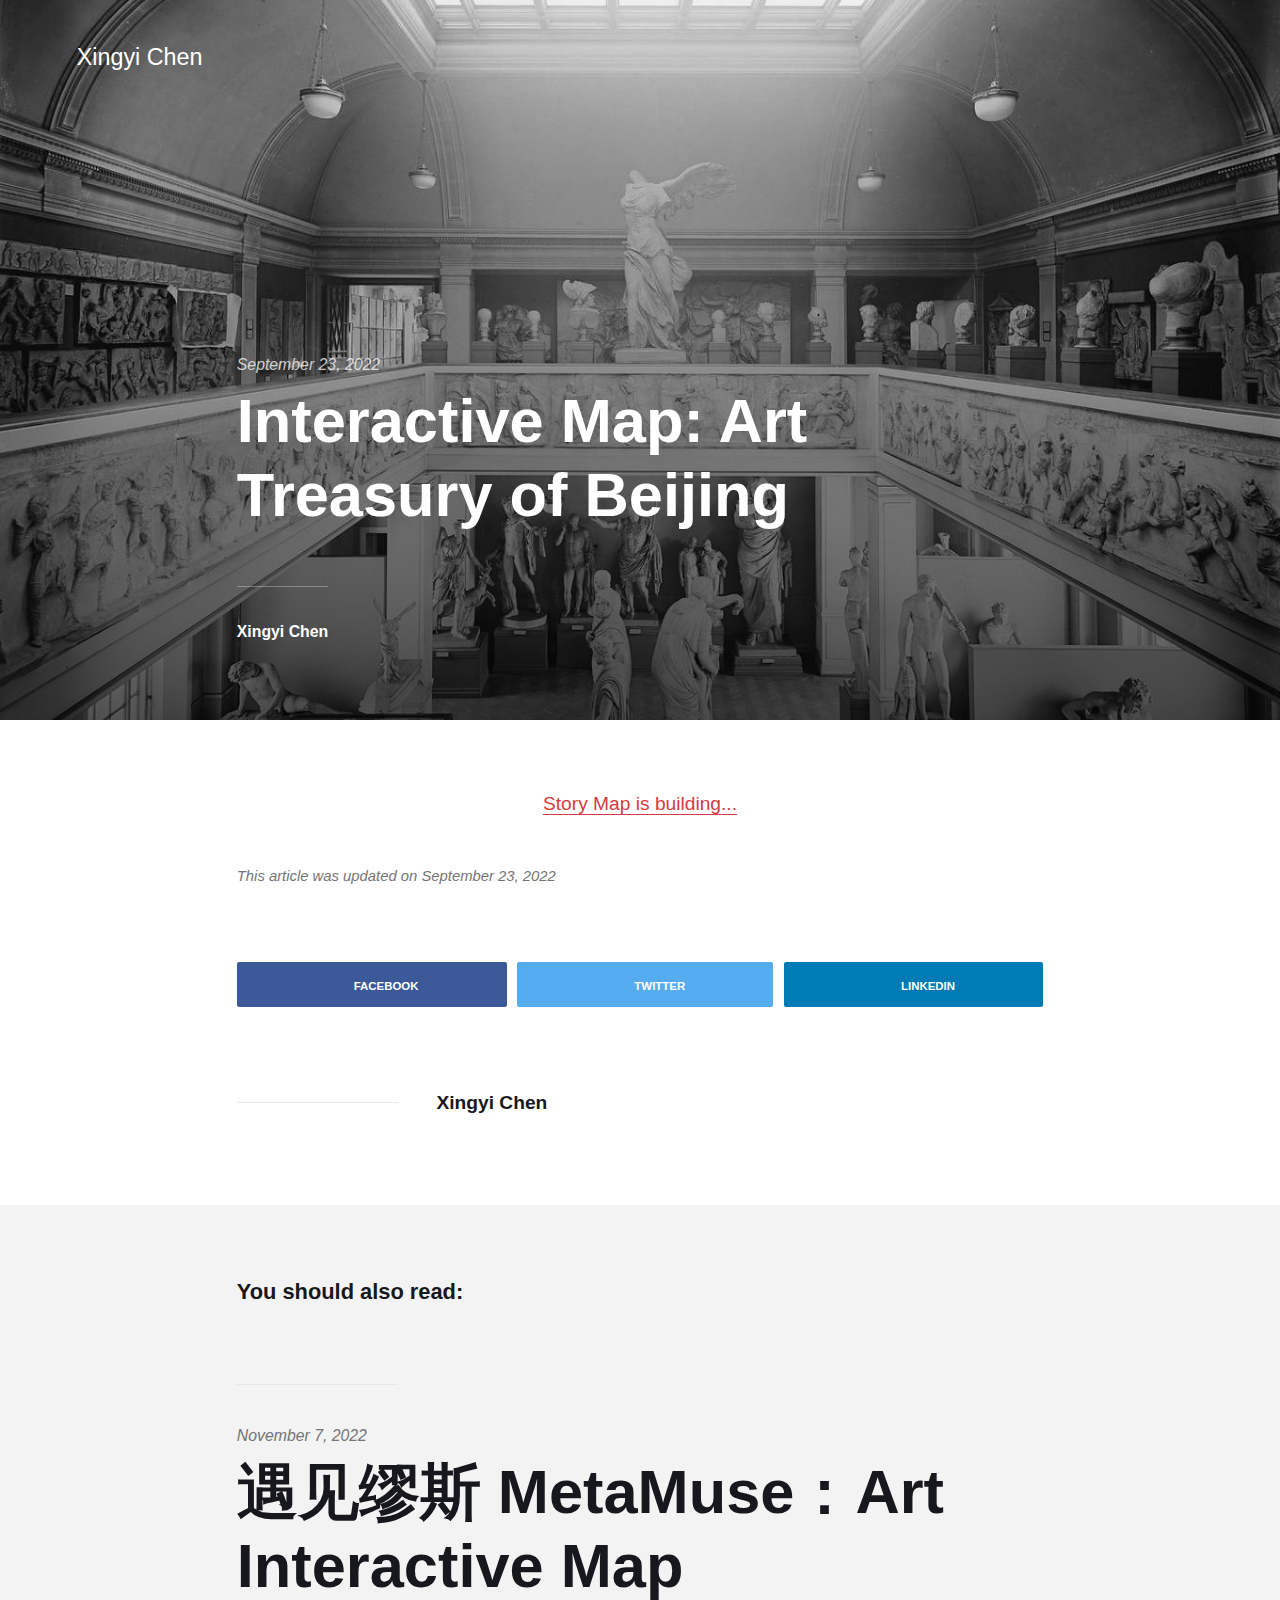
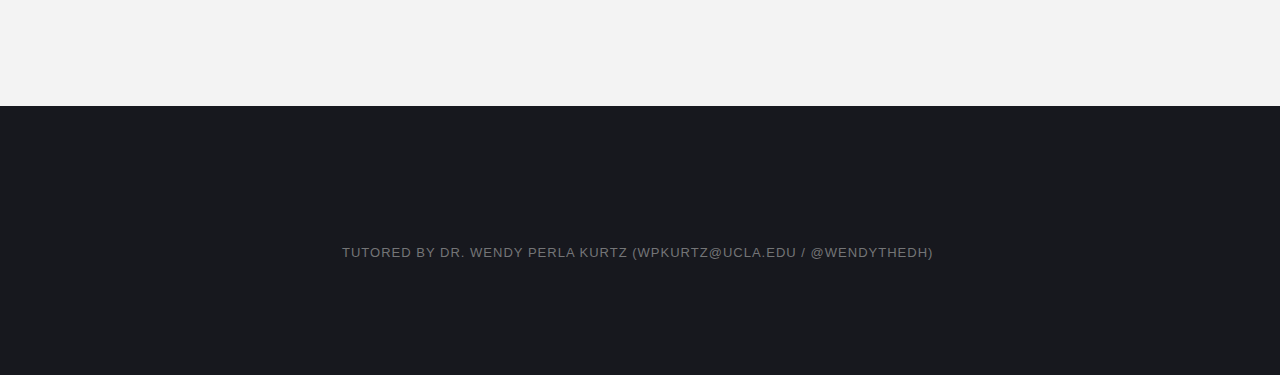
<file: interactive-map-art-treasury-of-beijing.html>
<!DOCTYPE html><html lang="en-gb"><head><meta charset="utf-8"><meta http-equiv="X-UA-Compatible" content="IE=edge"><meta name="viewport" content="width=device-width,initial-scale=1"><title>Interactive Map: Art Treasury of Beijing - Xingyi Chen</title><meta name="description" content="Story Map is building..."><meta name="generator" content="Publii Open-Source CMS for Static Site"><link rel="canonical" href="https://amalia6767.github.io/xingyi/interactive-map-art-treasury-of-beijing.html"><link rel="alternate" type="application/atom+xml" href="https://amalia6767.github.io/xingyi/feed.xml"><link rel="alternate" type="application/json" href="https://amalia6767.github.io/xingyi/feed.json"><meta property="og:title" content="Interactive Map: Art Treasury of Beijing"><meta property="og:site_name" content="Xingyi Chen"><meta property="og:description" content="Story Map is building..."><meta property="og:url" content="https://amalia6767.github.io/xingyi/interactive-map-art-treasury-of-beijing.html"><meta property="og:type" content="article"><link rel="stylesheet" href="https://amalia6767.github.io/xingyi/assets/css/style.css?v=13dea3d737f5a50609423fa72c5e568a"><script type="application/ld+json">{"@context":"http://schema.org","@type":"Article","mainEntityOfPage":{"@type":"WebPage","@id":"https://amalia6767.github.io/xingyi/interactive-map-art-treasury-of-beijing.html"},"headline":"Interactive Map: Art Treasury of Beijing","datePublished":"2022-09-23T18:59","dateModified":"2022-09-23T19:08","description":"Story Map is building...","author":{"@type":"Person","name":"Xingyi Chen","url":"https://amalia6767.github.io/xingyi/authors/xingyi-chen/"},"publisher":{"@type":"Organization","name":"Xingyi Chen"}}</script></head><body><div class="site-container"><header class="top" id="js-header"><a class="logo" href="https://amalia6767.github.io/xingyi/">Xingyi Chen</a></header><main><article class="post"><div class="hero"><figure class="hero__image hero__image--overlay"><img src="https://amalia6767.github.io/xingyi/media/website/birmingham-museums-trust-Mzhf7E-LSVs-unsplash.jpg" srcset="https://amalia6767.github.io/xingyi/media/website/responsive/birmingham-museums-trust-Mzhf7E-LSVs-unsplash-xs.jpg 300w, https://amalia6767.github.io/xingyi/media/website/responsive/birmingham-museums-trust-Mzhf7E-LSVs-unsplash-sm.jpg 480w, https://amalia6767.github.io/xingyi/media/website/responsive/birmingham-museums-trust-Mzhf7E-LSVs-unsplash-md.jpg 768w, https://amalia6767.github.io/xingyi/media/website/responsive/birmingham-museums-trust-Mzhf7E-LSVs-unsplash-lg.jpg 1024w, https://amalia6767.github.io/xingyi/media/website/responsive/birmingham-museums-trust-Mzhf7E-LSVs-unsplash-xl.jpg 1360w, https://amalia6767.github.io/xingyi/media/website/responsive/birmingham-museums-trust-Mzhf7E-LSVs-unsplash-2xl.jpg 1600w" sizes="100vw" loading="eager" alt=""></figure><header class="hero__content"><div class="wrapper"><div class="post__meta"><time datetime="2022-09-23T18:59">September 23, 2022</time></div><h1>Interactive Map: Art Treasury of Beijing</h1><div class="post__meta post__meta--author"><a href="https://amalia6767.github.io/xingyi/authors/xingyi-chen/" class="feed__author">Xingyi Chen</a></div></div></header></div><div class="wrapper post__entry"><p class="align-center"><a href="https://arcg.is/0a1vre" target="null">Story Map is building...</a></p></div><footer class="wrapper post__footer"><p class="post__last-updated">This article was updated on September 23, 2022</p><div class="post__share"><a href="https://www.facebook.com/sharer/sharer.php?u=https%3A%2F%2Famalia6767.github.io%2Fxingyi%2Finteractive-map-art-treasury-of-beijing.html" class="js-share facebook" rel="nofollow noopener noreferrer"><svg class="icon" aria-hidden="true" focusable="false"><use xlink:href="https://amalia6767.github.io/xingyi/assets/svg/svg-map.svg#facebook"/></svg> <span>Facebook</span> </a><a href="https://twitter.com/share?url=https%3A%2F%2Famalia6767.github.io%2Fxingyi%2Finteractive-map-art-treasury-of-beijing.html&amp;via=https%3A%2F%2Ftwitter.com%2FEureka6767&amp;text=Interactive%20Map%3A%20Art%20Treasury%20of%20Beijing" class="js-share twitter" rel="nofollow noopener noreferrer"><svg class="icon" aria-hidden="true" focusable="false"><use xlink:href="https://amalia6767.github.io/xingyi/assets/svg/svg-map.svg#twitter"/></svg> <span>Twitter</span> </a><a href="https://www.linkedin.com/sharing/share-offsite/?url=https%3A%2F%2Famalia6767.github.io%2Fxingyi%2Finteractive-map-art-treasury-of-beijing.html" class="js-share linkedin" rel="nofollow noopener noreferrer"><svg class="icon" aria-hidden="true" focusable="false"><use xlink:href="https://amalia6767.github.io/xingyi/assets/svg/svg-map.svg#linkedin"/></svg> <span>LinkedIn</span></a></div><div class="post__bio bio"><div class="bio__info"><h3 class="bio__name"><a href="https://amalia6767.github.io/xingyi/authors/xingyi-chen/" rel="author">Xingyi Chen</a></h3></div></div></footer></article><div class="post__related related"><div class="wrapper"><h2 class="h5 related__title">You should also read:</h2><article class="related__item"><div class="feed__meta"><time datetime="2022-11-07T23:06" class="feed__date">November 7, 2022</time></div><h3 class="h1"><a href="https://amalia6767.github.io/xingyi/yu-jian-mou-si-metamuseart-interactive-map.html">遇见缪斯 MetaMuse：Art Interactive Map</a></h3></article></div></div></main><footer class="footer"><div class="footer__copyright"><p>Tutored by Dr. Wendy Perla Kurtz (wpkurtz@ucla.edu / @WendytheDH) </p></div><button onclick="backToTopFunction()" id="backToTop" class="footer__bttop" aria-label="Back to top" title="Back to top"><svg><use xlink:href="https://amalia6767.github.io/xingyi/assets/svg/svg-map.svg#toparrow"/></svg></button></footer></div><script defer="defer" src="https://amalia6767.github.io/xingyi/assets/js/scripts.min.js?v=f47c11534595205f20935f0db2a62a85"></script><script>window.publiiThemeMenuConfig={mobileMenuMode:'sidebar',animationSpeed:300,submenuWidth: 'auto',doubleClickTime:500,mobileMenuExpandableSubmenus:true,relatedContainerForOverlayMenuSelector:'.top'};</script><script>var images = document.querySelectorAll('img[loading]');

        for (var i = 0; i < images.length; i++) {
            if (images[i].complete) {
                images[i].classList.add('is-loaded');
            } else {
                images[i].addEventListener('load', function () {
                    this.classList.add('is-loaded');
                }, false);
            }
        }</script></body></html>
</file>
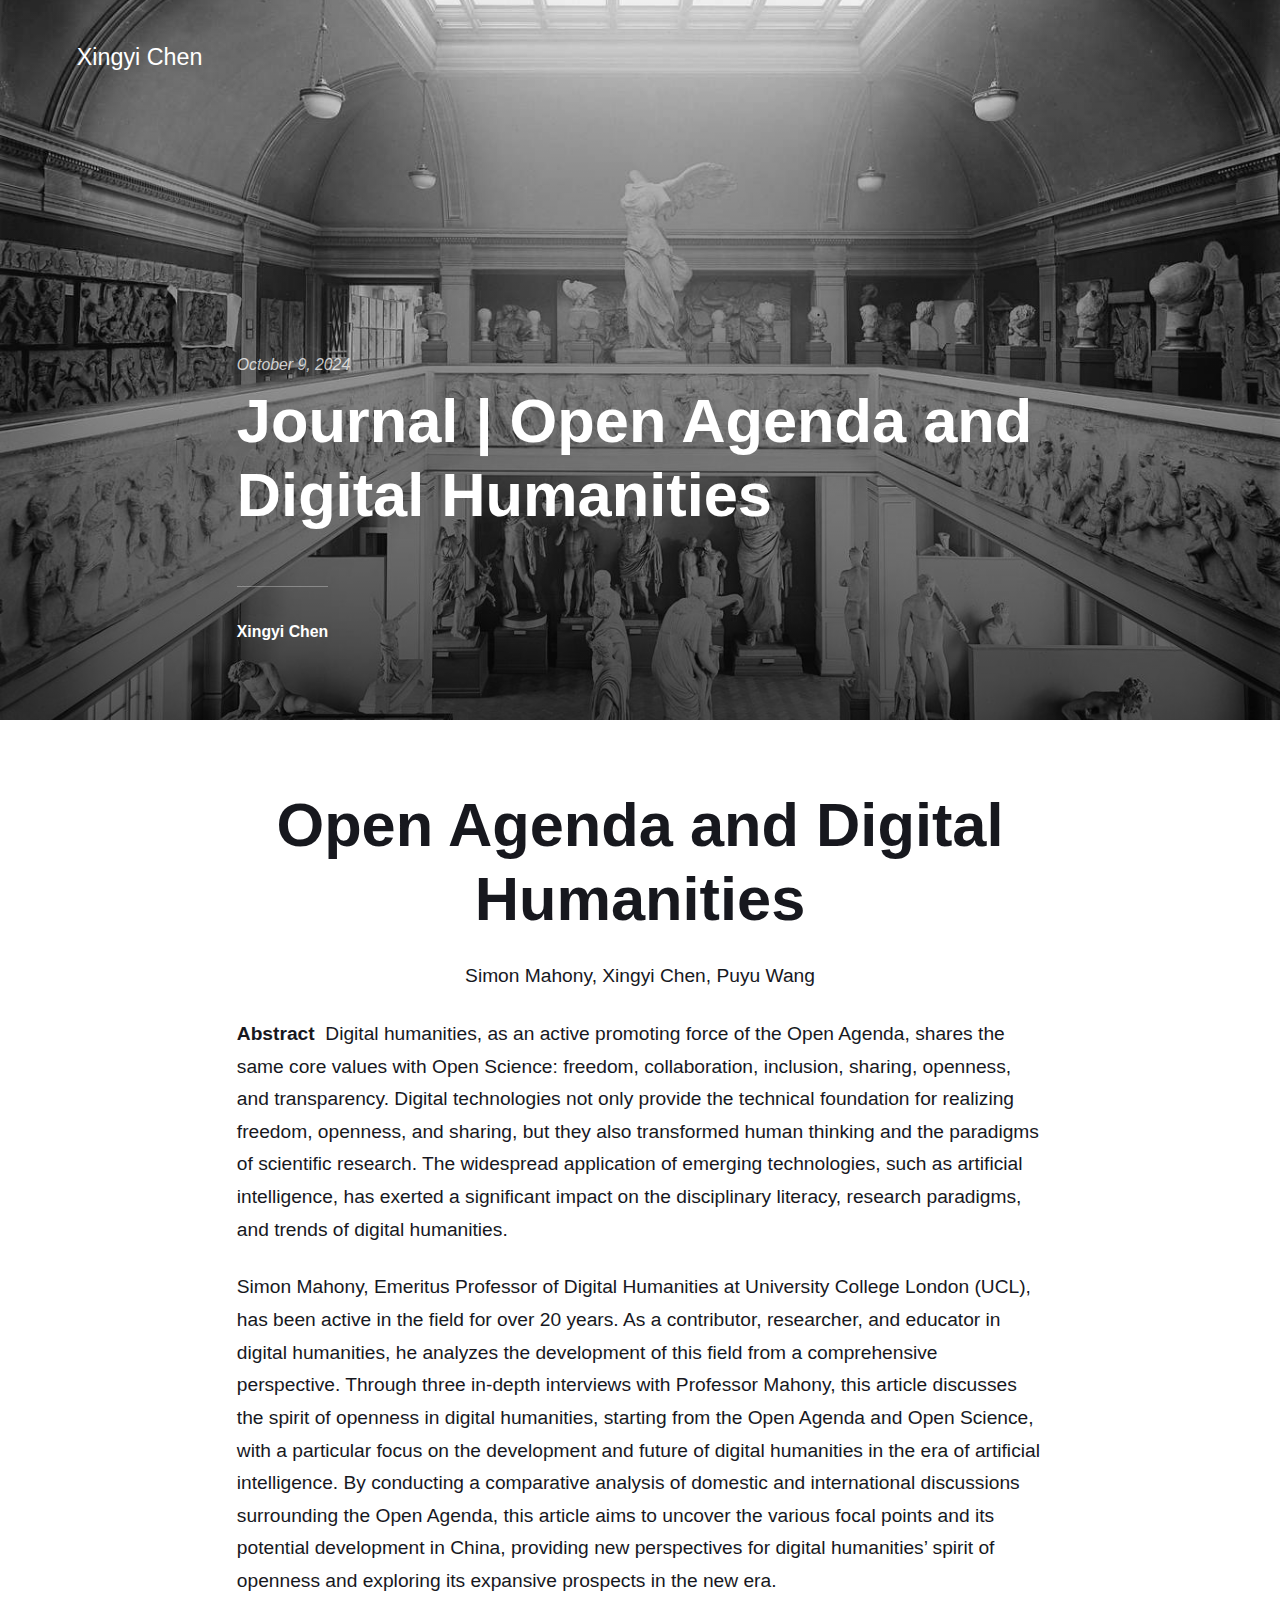
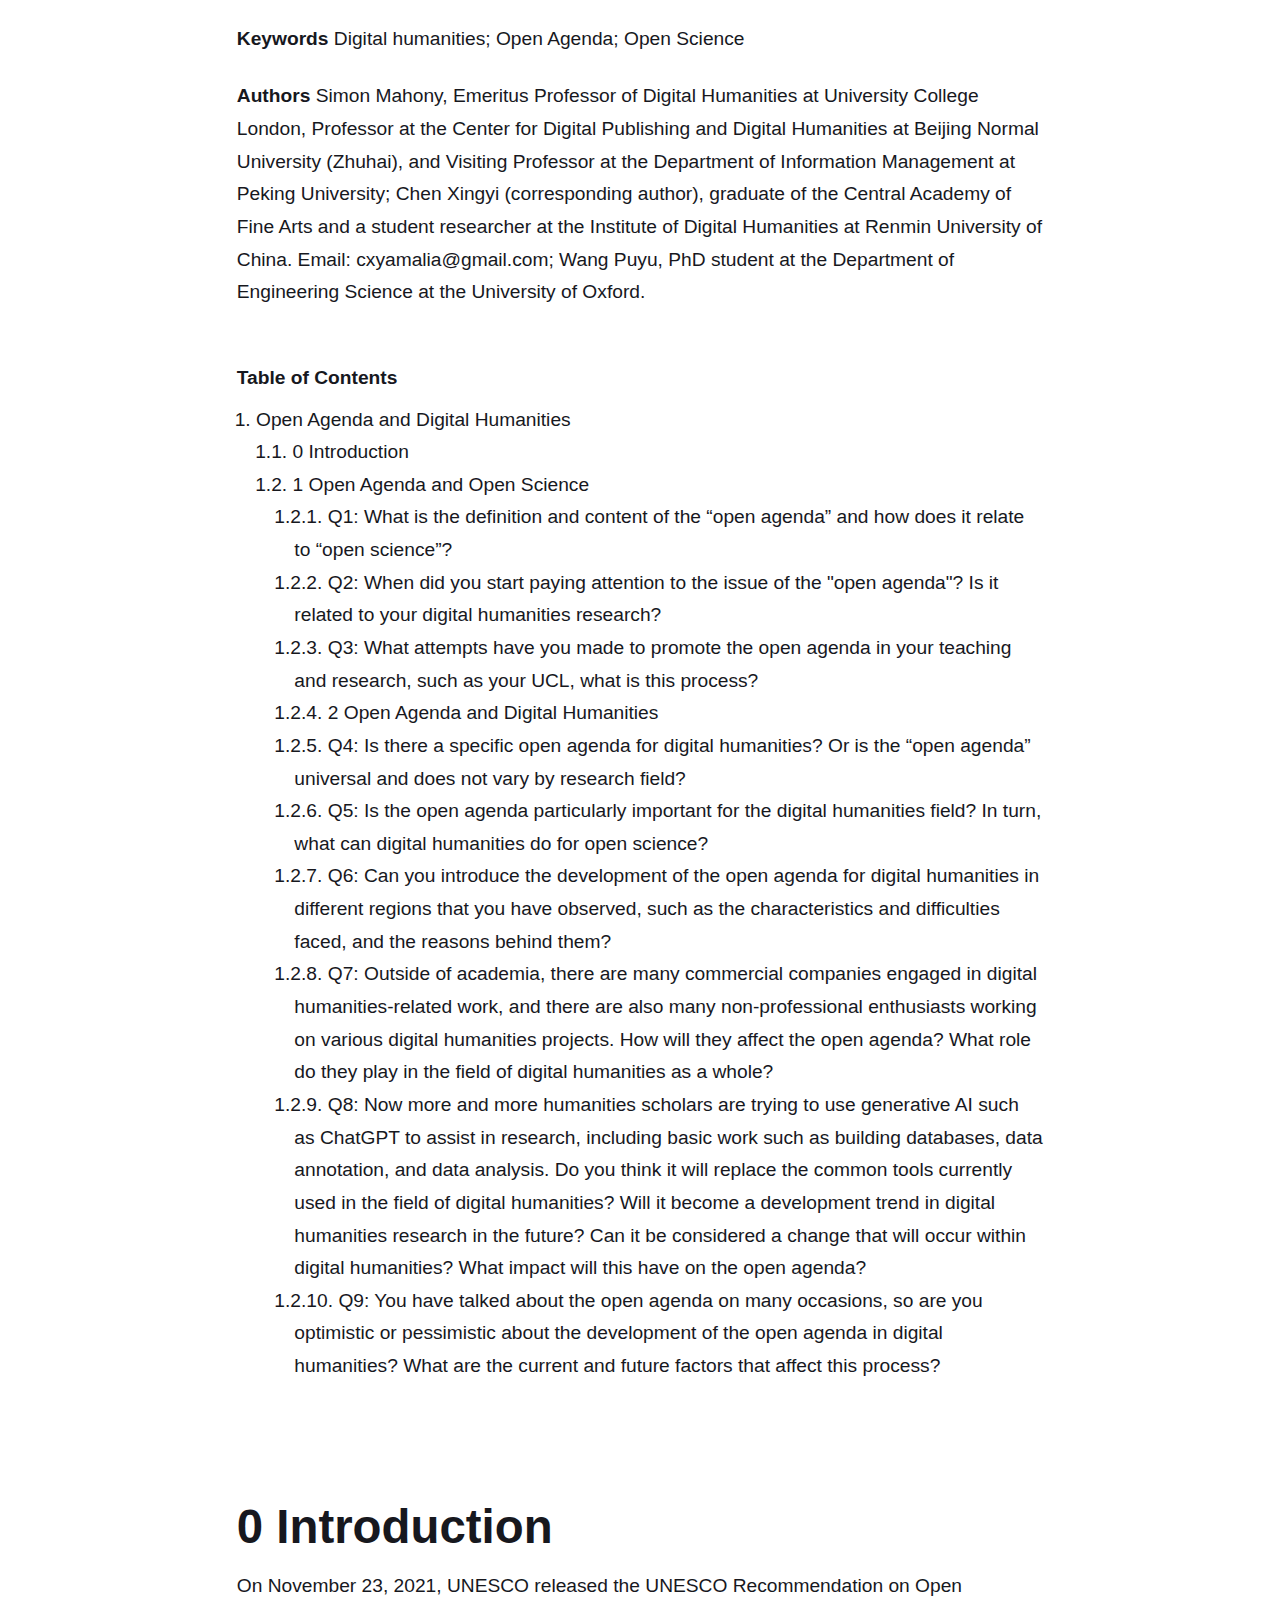
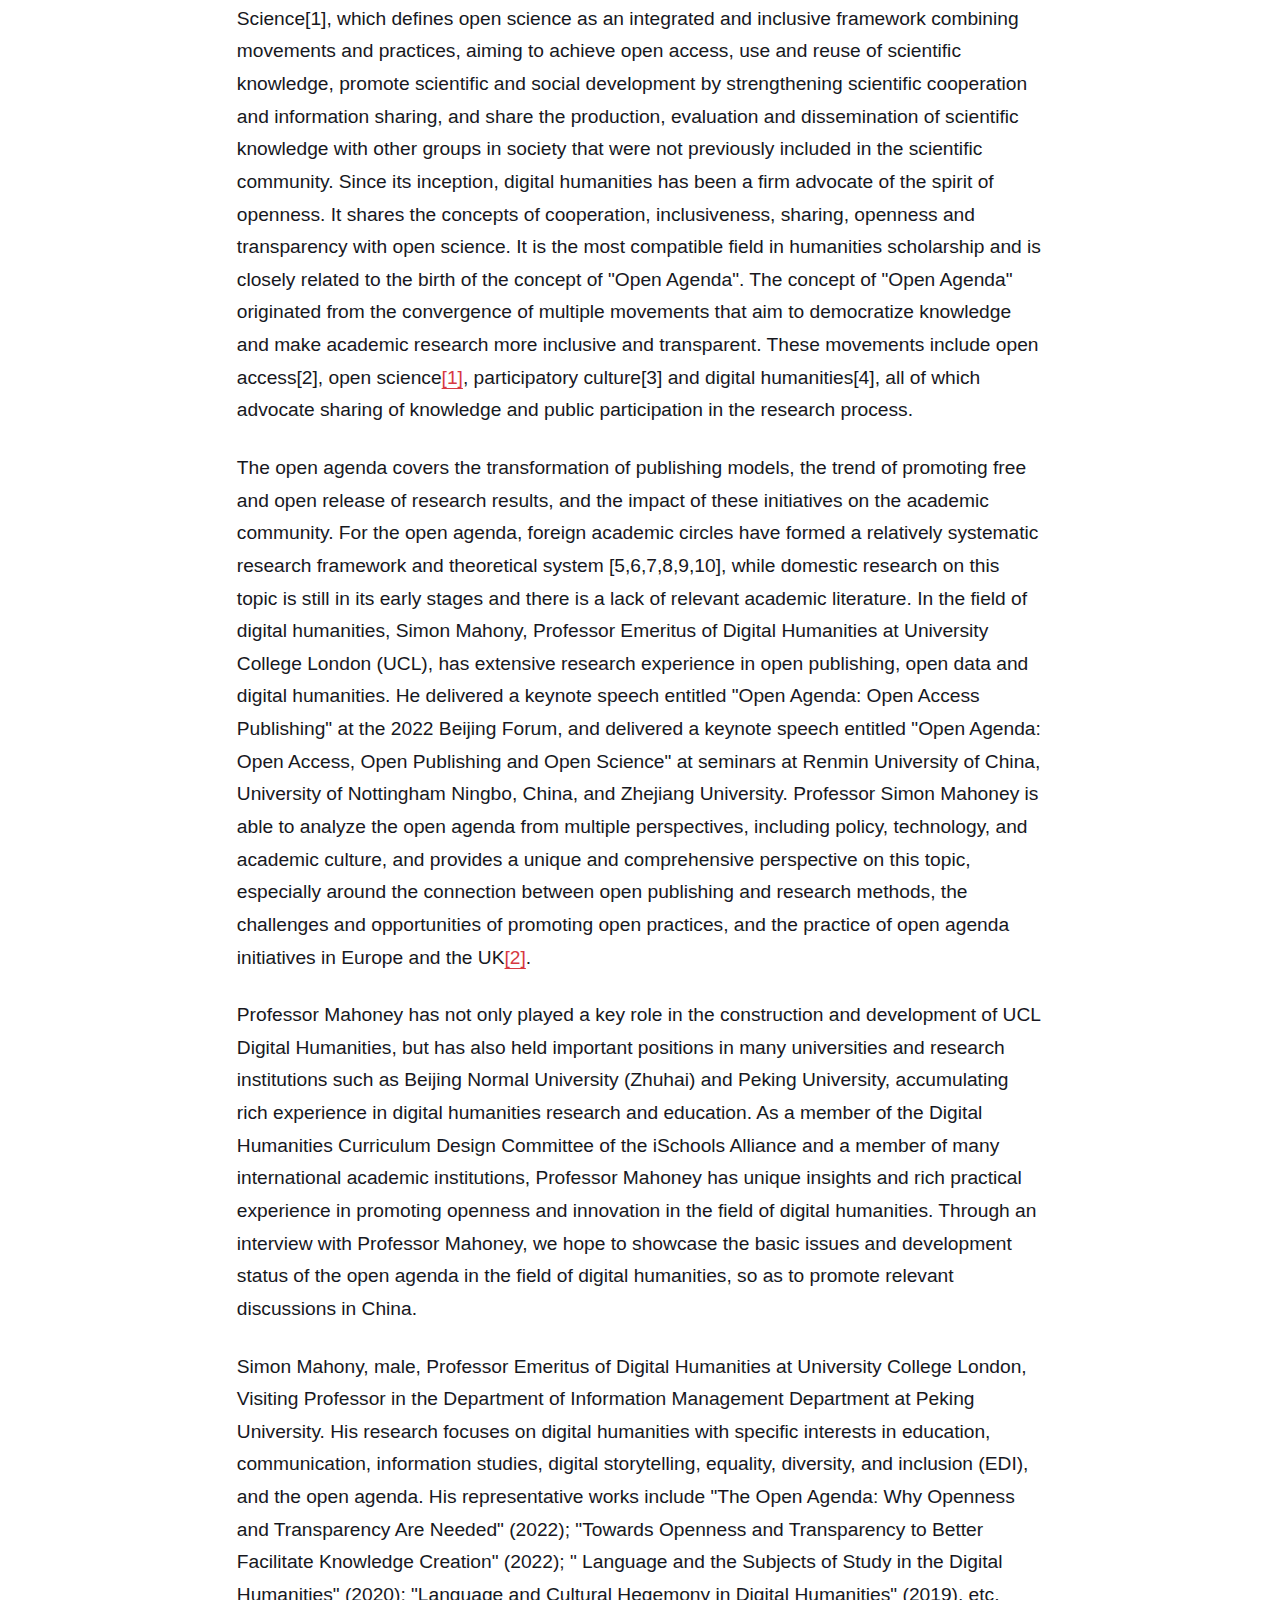
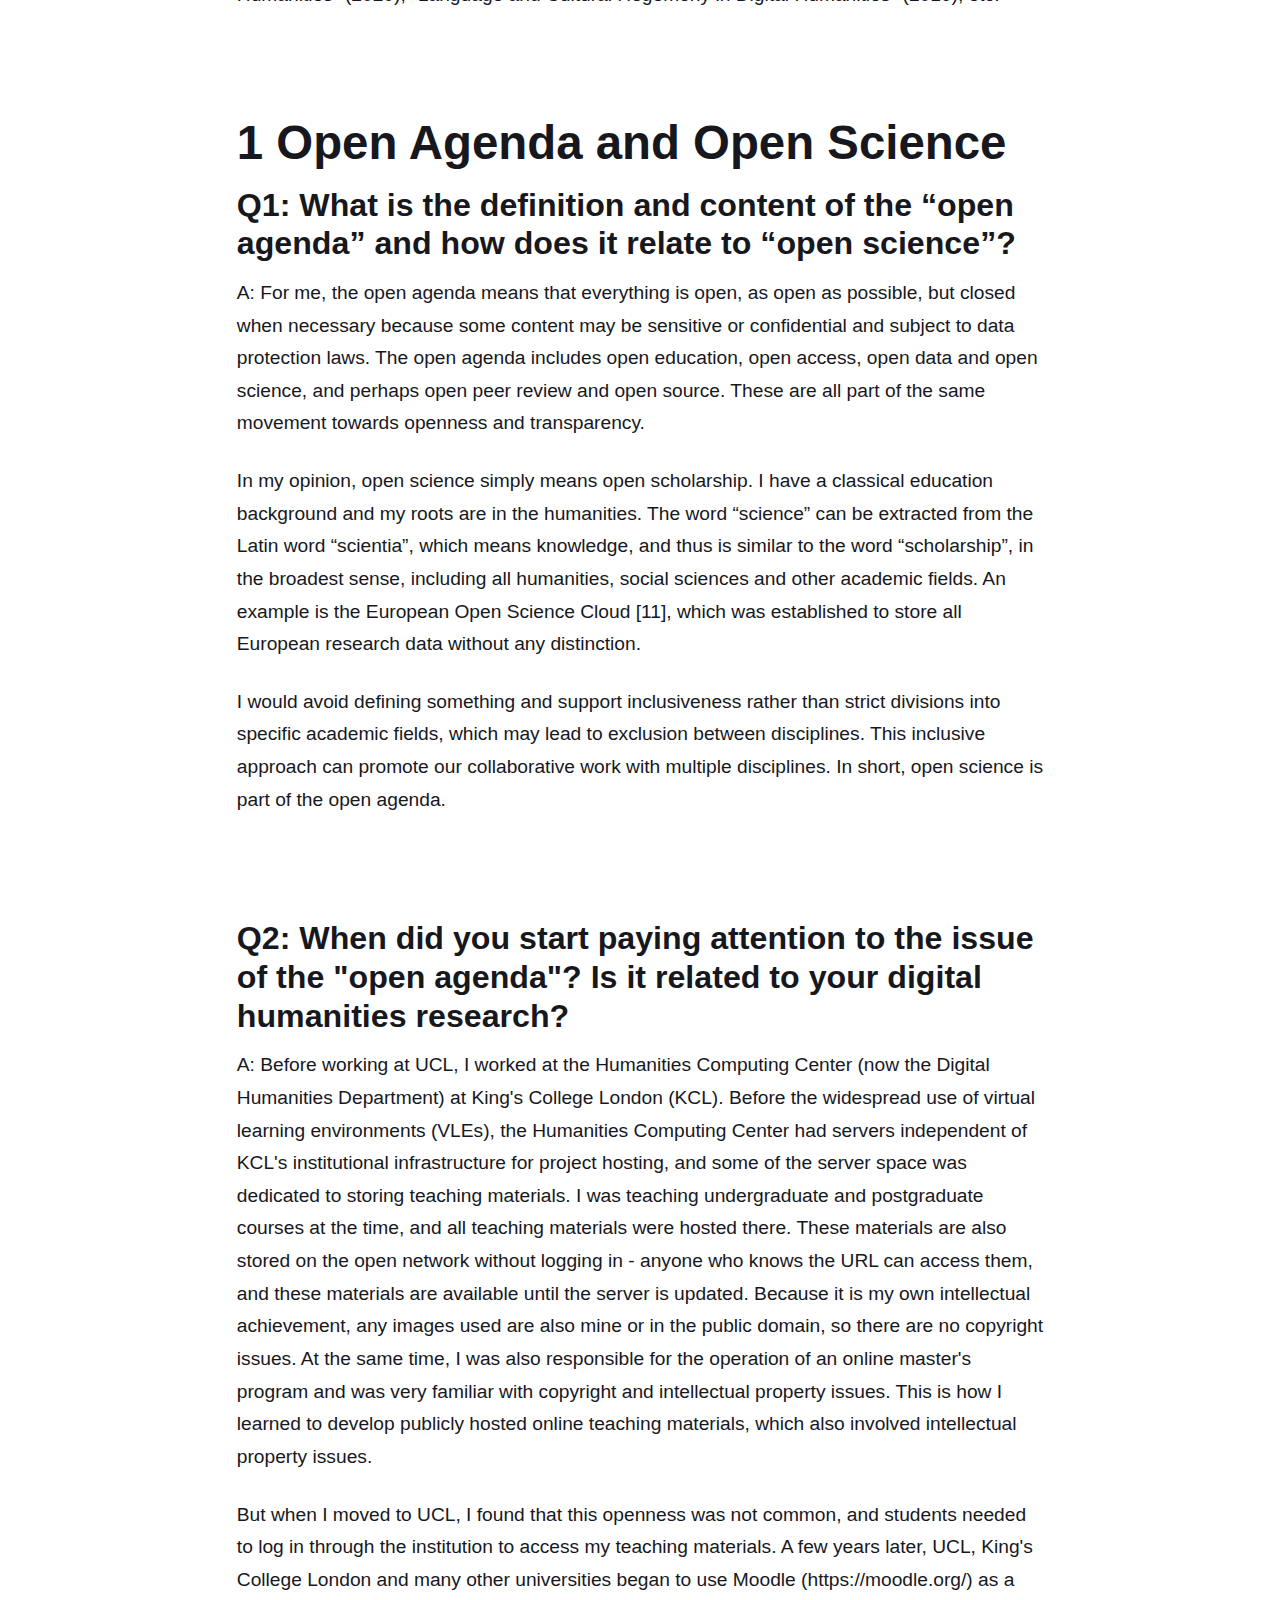
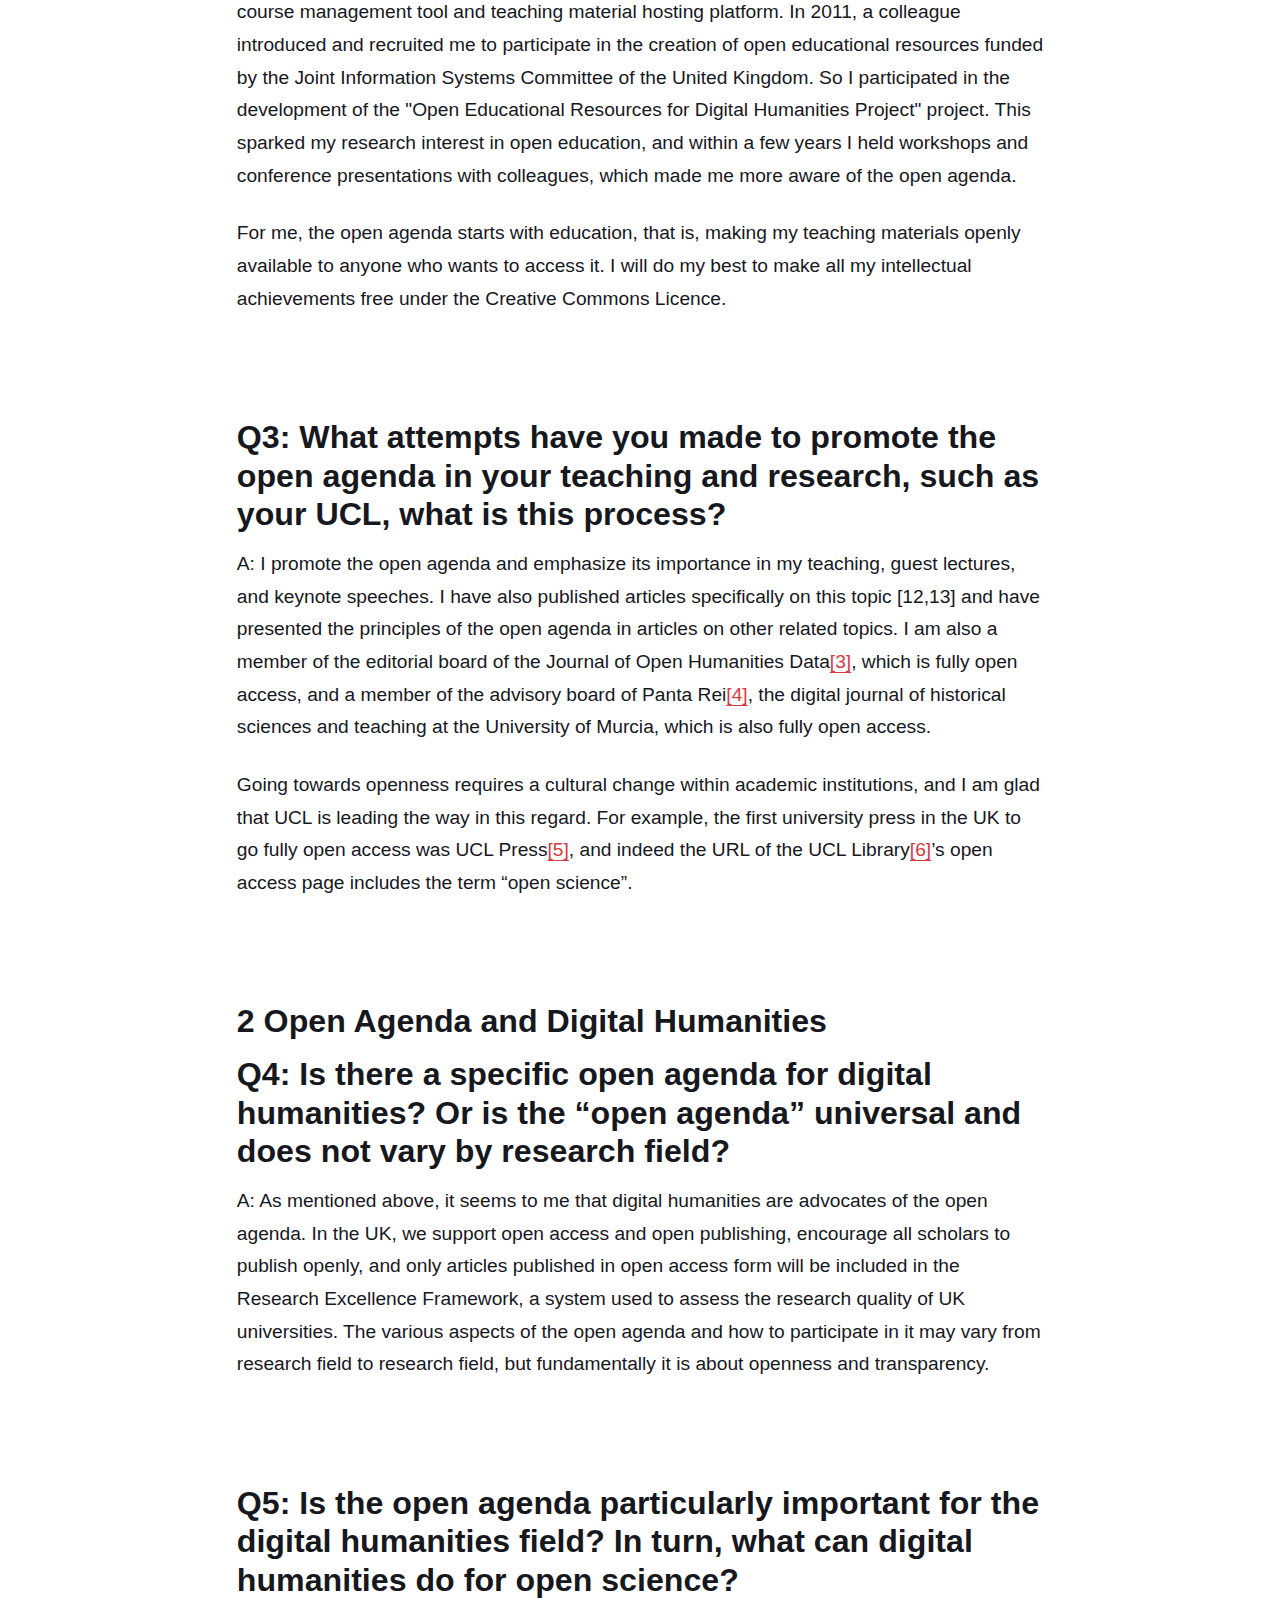
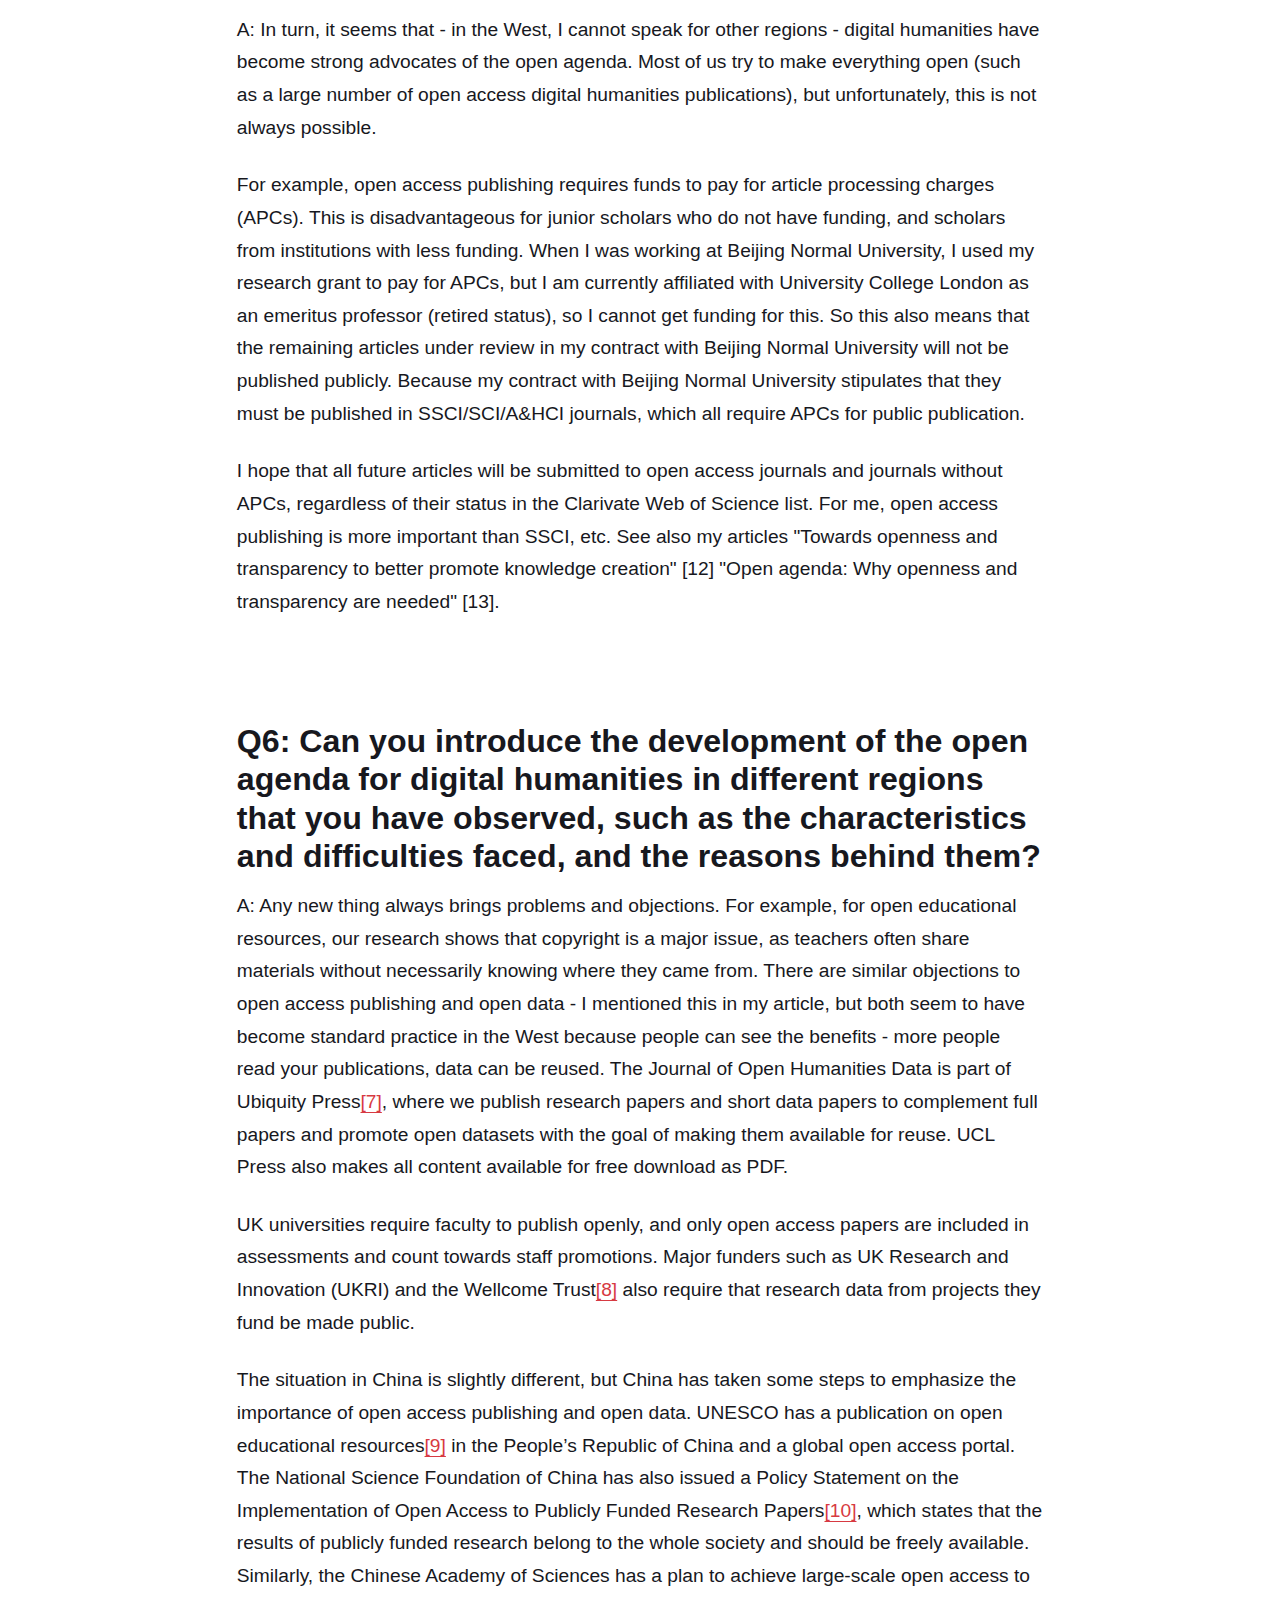
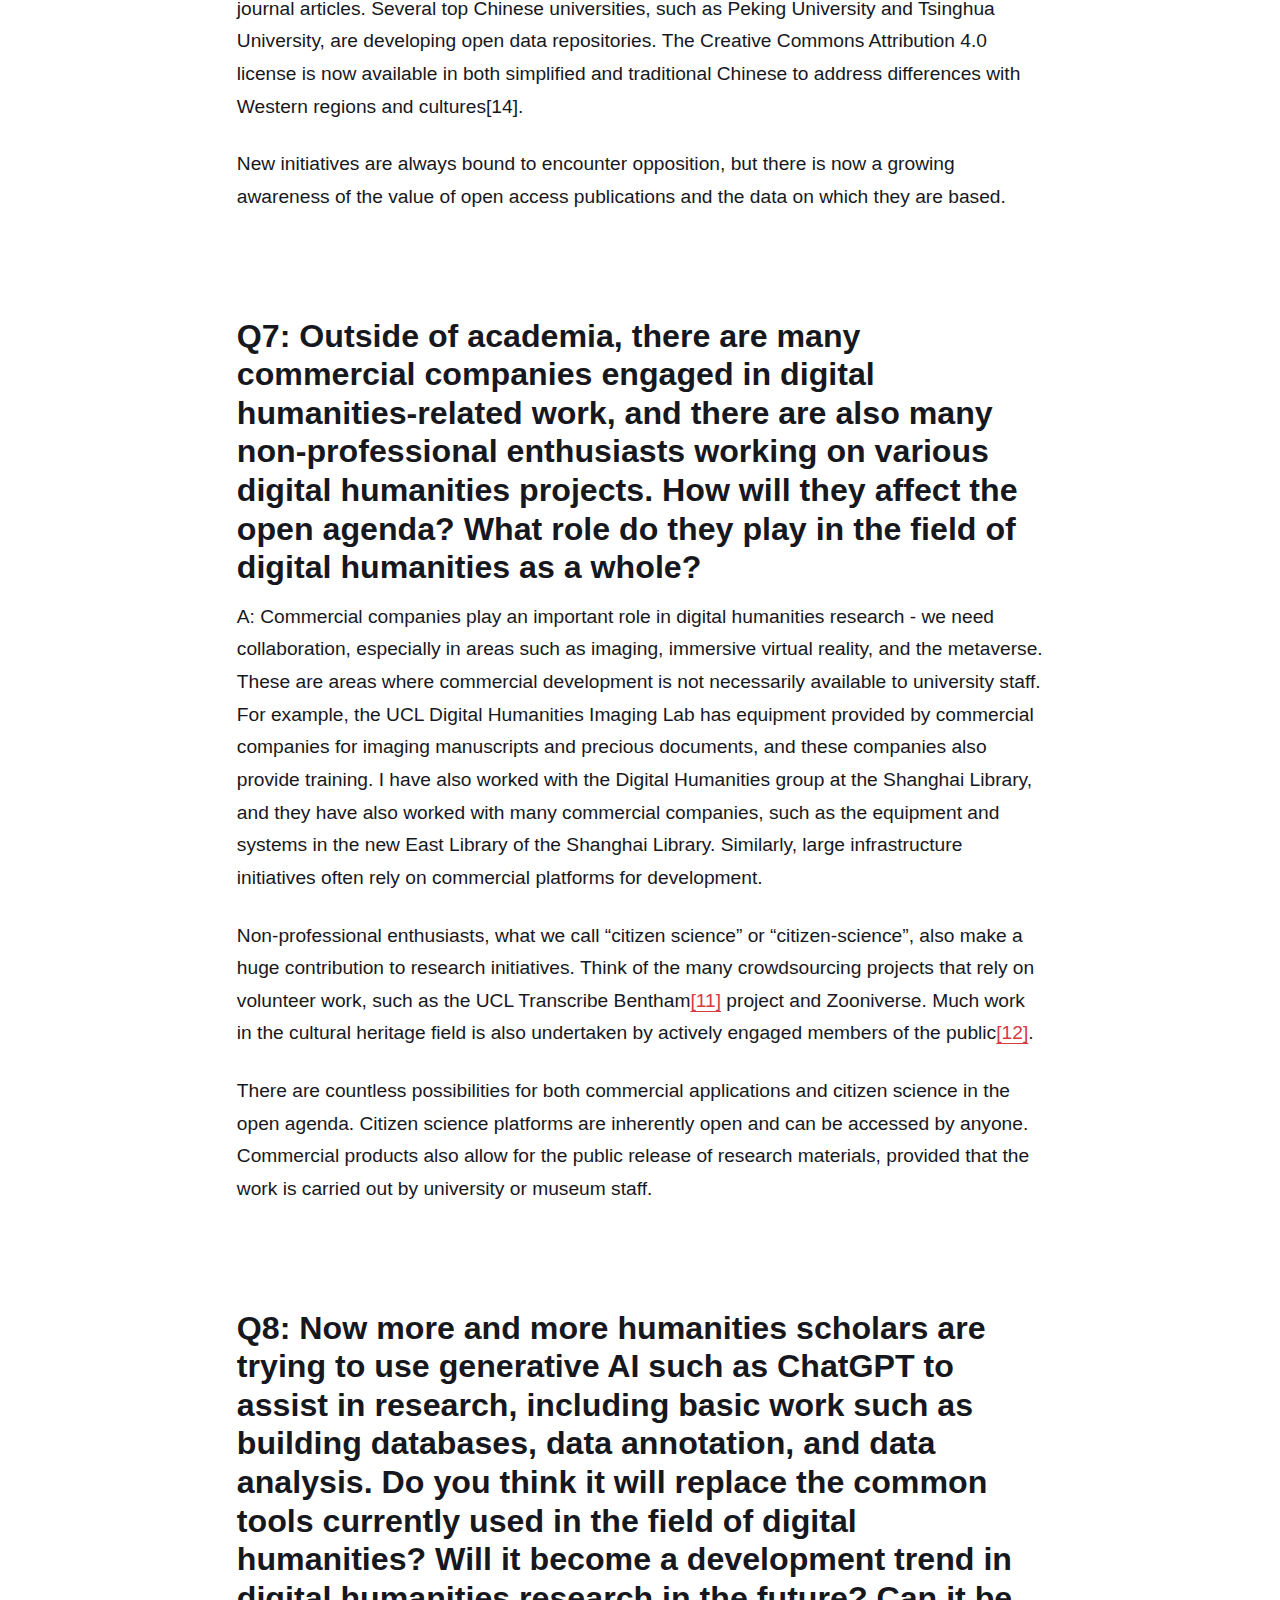
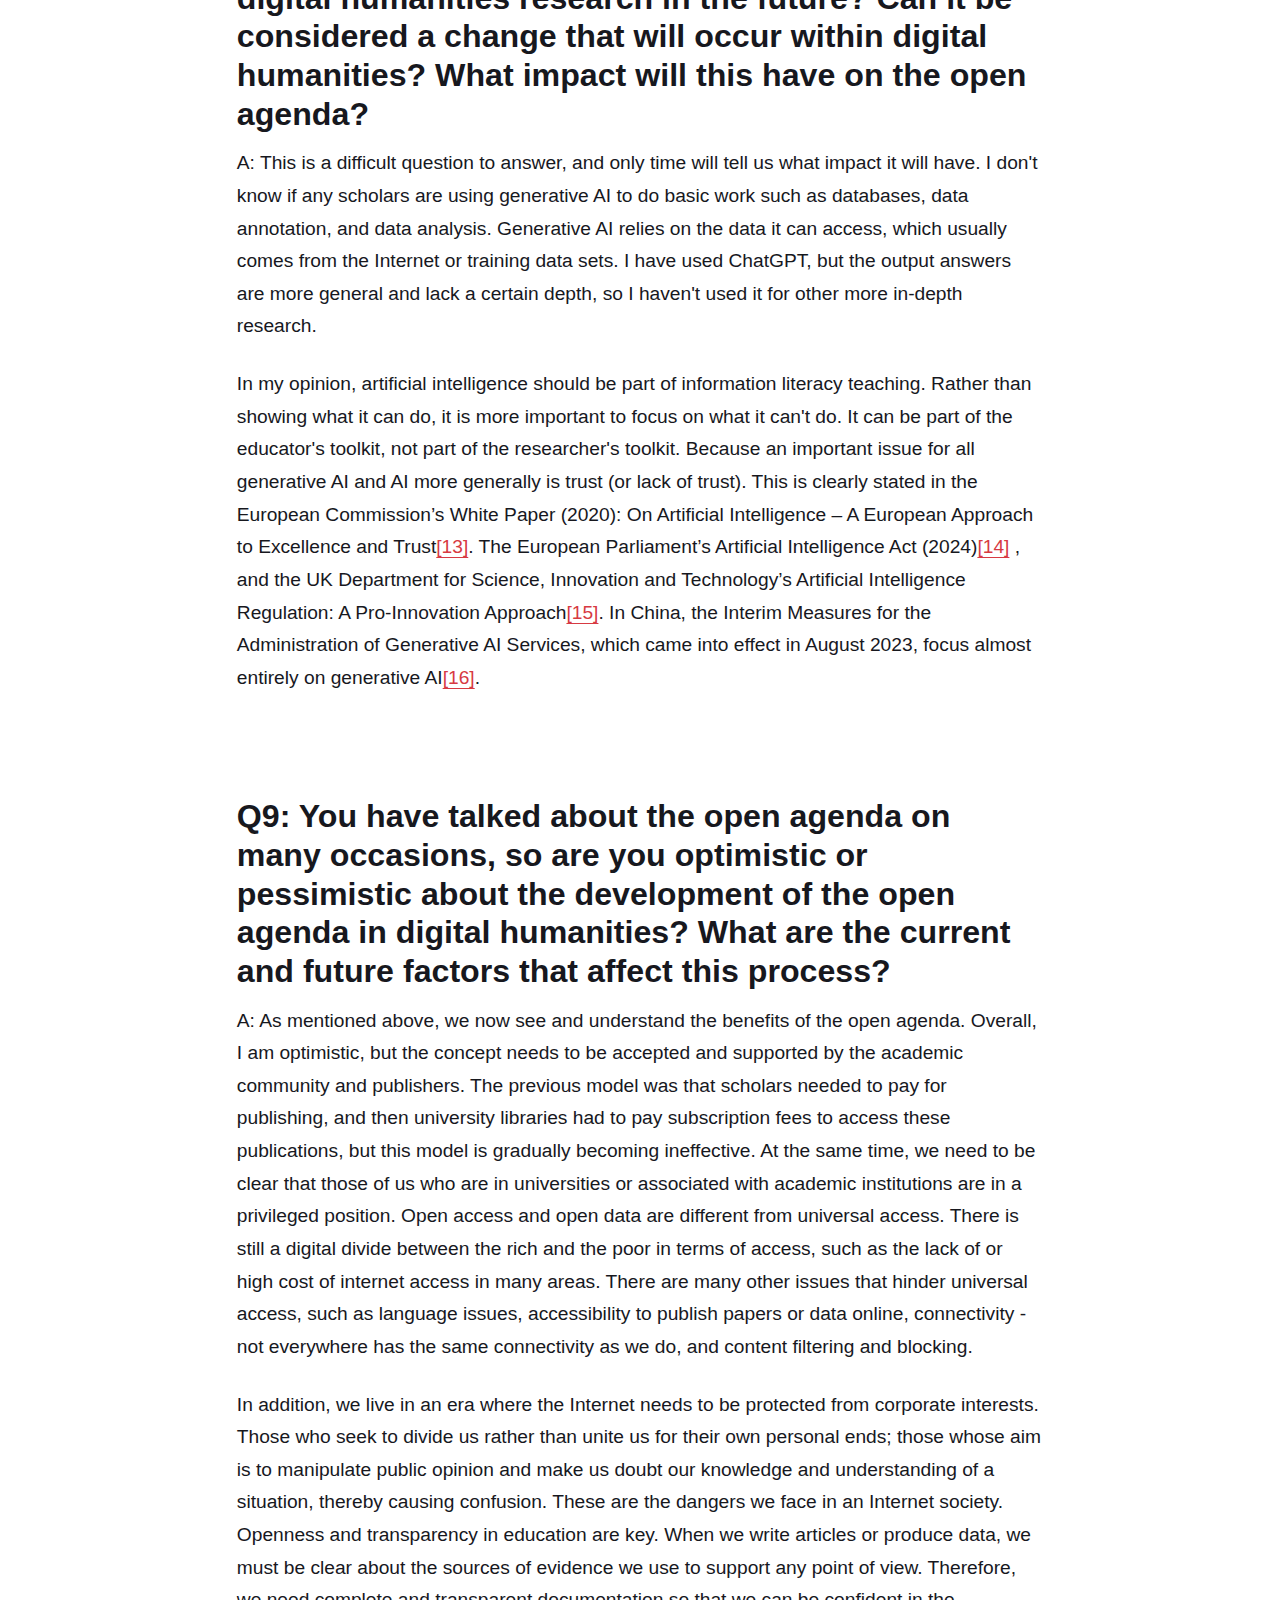
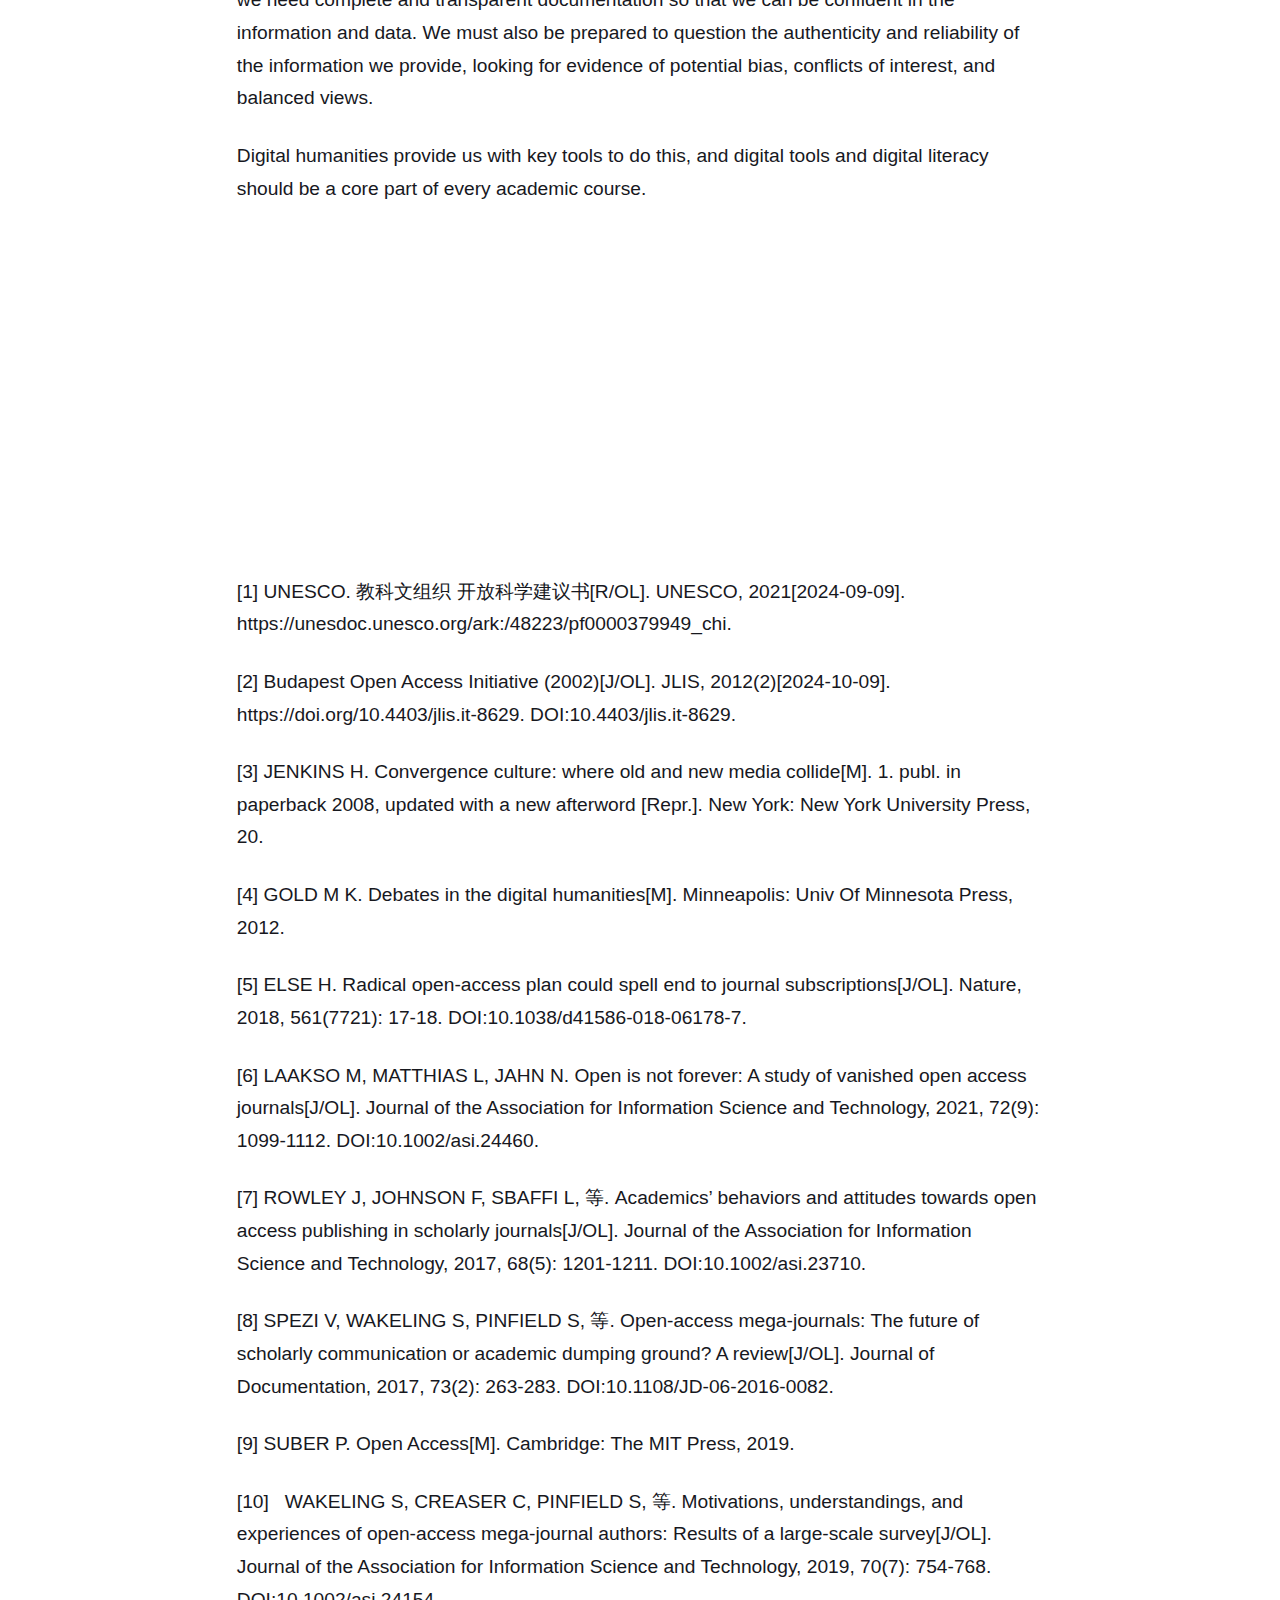
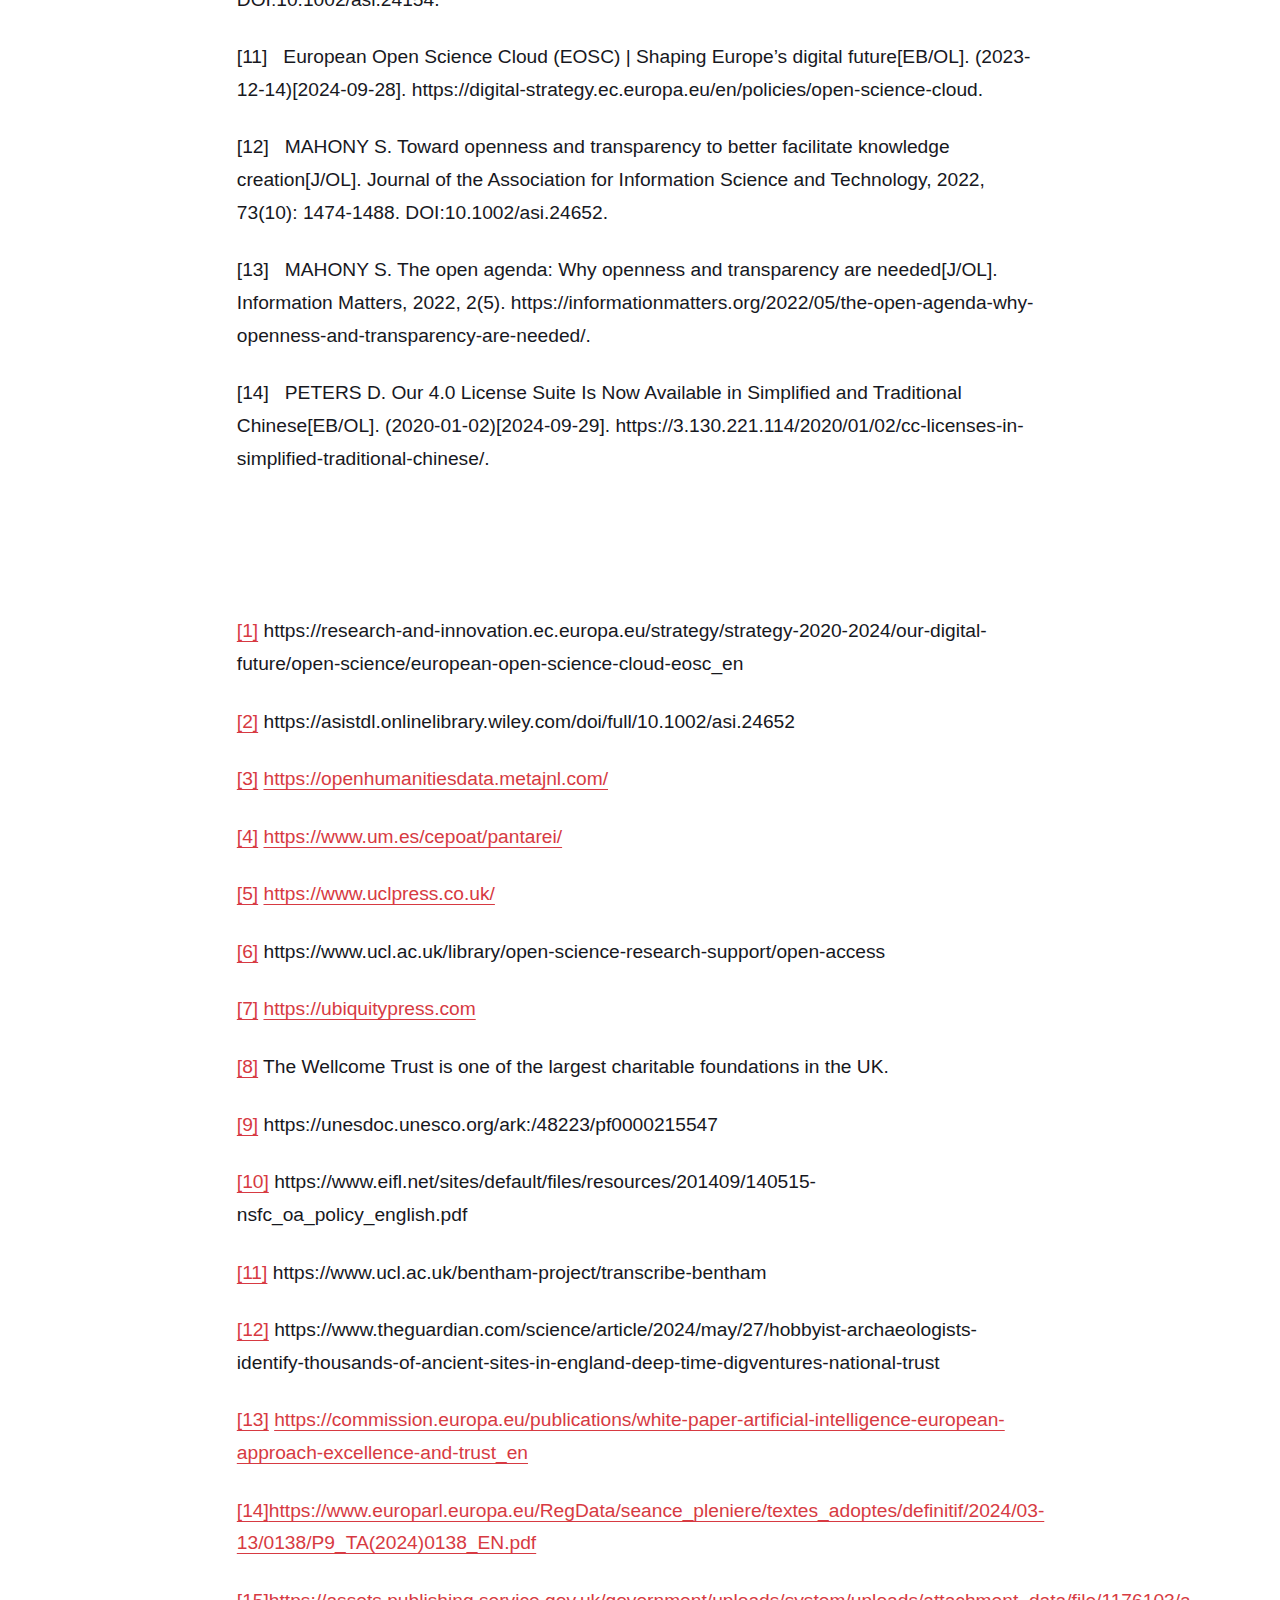
<file: journal-or-open-agenda-and-digital-humanities.html>
<!DOCTYPE html><html lang="en-gb"><head><meta charset="utf-8"><meta http-equiv="X-UA-Compatible" content="IE=edge"><meta name="viewport" content="width=device-width,initial-scale=1"><title>Journal | Open Agenda and Digital Humanities - Xingyi Chen</title><meta name="description" content="Open Agenda and Digital Humanities Simon Mahony, Xingyi Chen, Puyu Wang Abstract Digital humanities, as an active promoting force of the Open Agenda, shares the same core values with Open Science: freedom, collaboration, inclusion, sharing, openness, and transparency. Digital technologies not only provide the technical foundation for realizing freedom, openness, and sharing, but they&hellip;"><meta name="generator" content="Publii Open-Source CMS for Static Site"><link rel="canonical" href="https://amalia6767.github.io/xingyi/journal-or-open-agenda-and-digital-humanities.html"><link rel="alternate" type="application/atom+xml" href="https://amalia6767.github.io/xingyi/feed.xml"><link rel="alternate" type="application/json" href="https://amalia6767.github.io/xingyi/feed.json"><meta property="og:title" content="Journal | Open Agenda and Digital Humanities"><meta property="og:site_name" content="Xingyi Chen"><meta property="og:description" content="Open Agenda and Digital Humanities Simon Mahony, Xingyi Chen, Puyu Wang Abstract Digital humanities, as an active promoting force of the Open Agenda, shares the same core values with Open Science: freedom, collaboration, inclusion, sharing, openness, and transparency. Digital technologies not only provide the technical foundation for realizing freedom, openness, and sharing, but they&hellip;"><meta property="og:url" content="https://amalia6767.github.io/xingyi/journal-or-open-agenda-and-digital-humanities.html"><meta property="og:type" content="article"><link rel="stylesheet" href="https://amalia6767.github.io/xingyi/assets/css/style.css?v=13dea3d737f5a50609423fa72c5e568a"><script type="application/ld+json">{"@context":"http://schema.org","@type":"Article","mainEntityOfPage":{"@type":"WebPage","@id":"https://amalia6767.github.io/xingyi/journal-or-open-agenda-and-digital-humanities.html"},"headline":"Journal | Open Agenda and Digital Humanities","datePublished":"2024-10-09T19:28","dateModified":"2024-10-09T19:49","description":"Open Agenda and Digital Humanities Simon Mahony, Xingyi Chen, Puyu Wang Abstract Digital humanities, as an active promoting force of the Open Agenda, shares the same core values with Open Science: freedom, collaboration, inclusion, sharing, openness, and transparency. Digital technologies not only provide the technical foundation for realizing freedom, openness, and sharing, but they&hellip;","author":{"@type":"Person","name":"Xingyi Chen","url":"https://amalia6767.github.io/xingyi/authors/xingyi-chen/"},"publisher":{"@type":"Organization","name":"Xingyi Chen"}}</script></head><body><div class="site-container"><header class="top" id="js-header"><a class="logo" href="https://amalia6767.github.io/xingyi/">Xingyi Chen</a></header><main><article class="post"><div class="hero"><figure class="hero__image hero__image--overlay"><img src="https://amalia6767.github.io/xingyi/media/website/birmingham-museums-trust-Mzhf7E-LSVs-unsplash.jpg" srcset="https://amalia6767.github.io/xingyi/media/website/responsive/birmingham-museums-trust-Mzhf7E-LSVs-unsplash-xs.jpg 300w, https://amalia6767.github.io/xingyi/media/website/responsive/birmingham-museums-trust-Mzhf7E-LSVs-unsplash-sm.jpg 480w, https://amalia6767.github.io/xingyi/media/website/responsive/birmingham-museums-trust-Mzhf7E-LSVs-unsplash-md.jpg 768w, https://amalia6767.github.io/xingyi/media/website/responsive/birmingham-museums-trust-Mzhf7E-LSVs-unsplash-lg.jpg 1024w, https://amalia6767.github.io/xingyi/media/website/responsive/birmingham-museums-trust-Mzhf7E-LSVs-unsplash-xl.jpg 1360w, https://amalia6767.github.io/xingyi/media/website/responsive/birmingham-museums-trust-Mzhf7E-LSVs-unsplash-2xl.jpg 1600w" sizes="100vw" loading="eager" alt=""></figure><header class="hero__content"><div class="wrapper"><div class="post__meta"><time datetime="2024-10-09T19:28">October 9, 2024</time></div><h1>Journal | Open Agenda and Digital Humanities</h1><div class="post__meta post__meta--author"><a href="https://amalia6767.github.io/xingyi/authors/xingyi-chen/" class="feed__author">Xingyi Chen</a></div></div></header></div><div class="wrapper post__entry"><h1 id="mcetoc_1i9ogeo3s7c" class="align-center"><strong>Open Agenda and Digital Humanities</strong></h1><p class="align-center">Simon Mahony, Xingyi Chen, Puyu Wang</p><p><strong>Abstract </strong> Digital humanities, as an active promoting force of the Open Agenda, shares the same core values with Open Science: freedom, collaboration, inclusion, sharing, openness, and transparency. Digital technologies not only provide the technical foundation for realizing freedom, openness, and sharing, but they also transformed human thinking and the paradigms of scientific research. The widespread application of emerging technologies, such as artificial intelligence, has exerted a significant impact on the disciplinary literacy, research paradigms, and trends of digital humanities.</p><p>Simon Mahony, Emeritus Professor of Digital Humanities at University College London (UCL), has been active in the field for over 20 years. As a contributor, researcher, and educator in digital humanities, he analyzes the development of this field from a comprehensive perspective. Through three in-depth interviews with Professor Mahony, this article discusses the spirit of openness in digital humanities, starting from the Open Agenda and Open Science, with a particular focus on the development and future of digital humanities in the era of artificial intelligence. By conducting a comparative analysis of domestic and international discussions surrounding the Open Agenda, this article aims to uncover the various focal points and its potential development in China, providing new perspectives for digital humanities’ spirit of openness and exploring its expansive prospects in the new era.</p><p><strong>Keywords</strong> Digital humanities; Open Agenda; Open Science</p><p><strong>Authors</strong> Simon Mahony, Emeritus Professor of Digital Humanities at University College London, Professor at the Center for Digital Publishing and Digital Humanities at Beijing Normal University (Zhuhai), and Visiting Professor at the Department of Information Management at Peking University; Chen Xingyi (corresponding author), graduate of the Central Academy of Fine Arts and a student researcher at the Institute of Digital Humanities at Renmin University of China. Email: cxyamalia@gmail.com; Wang Puyu, PhD student at the Department of Engineering Science at the University of Oxford.</p><p> </p><div class="post__toc"><h3>Table of Contents</h3><ul><li><a href="#mcetoc_1i9ogeo3s7c">Open Agenda and Digital Humanities</a><ul><li><a href="#mcetoc_1i9ogeo3s7d">0 Introduction</a></li><li><a href="#mcetoc_1i9ogeo3s7e">1 Open Agenda and Open Science</a><ul><li><a href="#mcetoc_1i9ogjbkdas">Q1: What is the definition and content of the “open agenda” and how does it relate to “open science”?</a></li><li><a href="#mcetoc_1i9ogjbkdat">Q2: When did you start paying attention to the issue of the "open agenda"? Is it related to your digital humanities research?</a></li><li><a href="#mcetoc_1i9ogjbkdau">Q3: What attempts have you made to promote the open agenda in your teaching and research, such as your UCL, what is this process?</a></li><li><a href="#mcetoc_1i9ogeo3s7f">2 Open Agenda and Digital Humanities</a></li><li><a href="#mcetoc_1i9ogjbkdav">Q4: Is there a specific open agenda for digital humanities? Or is the “open agenda” universal and does not vary by research field? </a></li><li><a href="#mcetoc_1i9ogjbkdb0">Q5: Is the open agenda particularly important for the digital humanities field? In turn, what can digital humanities do for open science?</a></li><li><a href="#mcetoc_1i9ogjbkdb1">Q6: Can you introduce the development of the open agenda for digital humanities in different regions that you have observed, such as the characteristics and difficulties faced, and the reasons behind them?</a></li><li><a href="#mcetoc_1i9ogjbkdb2">Q7: Outside of academia, there are many commercial companies engaged in digital humanities-related work, and there are also many non-professional enthusiasts working on various digital humanities projects. How will they affect the open agenda? What role do they play in the field of digital humanities as a whole? </a></li><li><a href="#mcetoc_1i9ogjbkdb3">Q8: Now more and more humanities scholars are trying to use generative AI such as ChatGPT to assist in research, including basic work such as building databases, data annotation, and data analysis. Do you think it will replace the common tools currently used in the field of digital humanities? Will it become a development trend in digital humanities research in the future? Can it be considered a change that will occur within digital humanities? What impact will this have on the open agenda?</a></li><li><a href="#mcetoc_1i9ogjbkdb4">Q9: You have talked about the open agenda on many occasions, so are you optimistic or pessimistic about the development of the open agenda in digital humanities? What are the current and future factors that affect this process?</a></li></ul></li></ul></li></ul></div><h2> </h2><h2 id="mcetoc_1i9ogeo3s7d"><strong>0 Introduction</strong></h2><p>On November 23, 2021, UNESCO released the UNESCO Recommendation on Open Science[1], which defines open science as an integrated and inclusive framework combining movements and practices, aiming to achieve open access, use and reuse of scientific knowledge, promote scientific and social development by strengthening scientific cooperation and information sharing, and share the production, evaluation and dissemination of scientific knowledge with other groups in society that were not previously included in the scientific community. Since its inception, digital humanities has been a firm advocate of the spirit of openness. It shares the concepts of cooperation, inclusiveness, sharing, openness and transparency with open science. It is the most compatible field in humanities scholarship and is closely related to the birth of the concept of "Open Agenda". The concept of "Open Agenda" originated from the convergence of multiple movements that aim to democratize knowledge and make academic research more inclusive and transparent. These movements include open access[2], open science<a href="#_ftn1" name="_ftnref1">[1]</a>, participatory culture[3] and digital humanities[4], all of which advocate sharing of knowledge and public participation in the research process.</p><p>The open agenda covers the transformation of publishing models, the trend of promoting free and open release of research results, and the impact of these initiatives on the academic community. For the open agenda, foreign academic circles have formed a relatively systematic research framework and theoretical system [5,6,7,8,9,10], while domestic research on this topic is still in its early stages and there is a lack of relevant academic literature. In the field of digital humanities, Simon Mahony, Professor Emeritus of Digital Humanities at University College London (UCL), has extensive research experience in open publishing, open data and digital humanities. He delivered a keynote speech entitled "Open Agenda: Open Access Publishing" at the 2022 Beijing Forum, and delivered a keynote speech entitled "Open Agenda: Open Access, Open Publishing and Open Science" at seminars at Renmin University of China, University of Nottingham Ningbo, China, and Zhejiang University. Professor Simon Mahoney is able to analyze the open agenda from multiple perspectives, including policy, technology, and academic culture, and provides a unique and comprehensive perspective on this topic, especially around the connection between open publishing and research methods, the challenges and opportunities of promoting open practices, and the practice of open agenda initiatives in Europe and the UK<a href="#_ftn2" name="_ftnref2">[2]</a>.</p><p>Professor Mahoney has not only played a key role in the construction and development of UCL Digital Humanities, but has also held important positions in many universities and research institutions such as Beijing Normal University (Zhuhai) and Peking University, accumulating rich experience in digital humanities research and education. As a member of the Digital Humanities Curriculum Design Committee of the iSchools Alliance and a member of many international academic institutions, Professor Mahoney has unique insights and rich practical experience in promoting openness and innovation in the field of digital humanities. Through an interview with Professor Mahoney, we hope to showcase the basic issues and development status of the open agenda in the field of digital humanities, so as to promote relevant discussions in China.</p><p>Simon Mahony, male, Professor Emeritus of Digital Humanities at University College London, Visiting Professor in the Department of Information Management Department at Peking University. His research focuses on digital humanities with specific interests in education, communication, information studies, digital storytelling, equality, diversity, and inclusion (EDI), and the open agenda. His representative works include "The Open Agenda: Why Openness and Transparency Are Needed" (2022); "Towards Openness and Transparency to Better Facilitate Knowledge Creation" (2022); " Language and the Subjects of Study in the Digital Humanities" (2020); "Language and Cultural Hegemony in Digital Humanities" (2019), etc.</p><p> </p><h2 id="mcetoc_1i9ogeo3s7e"><strong>1 Open Agenda and Open Science</strong></h2><h3 id="mcetoc_1i9ogjbkdas"><strong>Q1: What is the definition and content of the “open agenda” and how does it relate to “open science”?</strong></h3><p>A: For me, the open agenda means that everything is open, as open as possible, but closed when necessary because some content may be sensitive or confidential and subject to data protection laws. The open agenda includes open education, open access, open data and open science, and perhaps open peer review and open source. These are all part of the same movement towards openness and transparency.</p><p>In my opinion, open science simply means open scholarship. I have a classical education background and my roots are in the humanities. The word “science” can be extracted from the Latin word “scientia”, which means knowledge, and thus is similar to the word “scholarship”, in the broadest sense, including all humanities, social sciences and other academic fields. An example is the European Open Science Cloud [11], which was established to store all European research data without any distinction.</p><p>I would avoid defining something and support inclusiveness rather than strict divisions into specific academic fields, which may lead to exclusion between disciplines. This inclusive approach can promote our collaborative work with multiple disciplines. In short, open science is part of the open agenda.</p><p> </p><h3 id="mcetoc_1i9ogjbkdat"><strong>Q2: When did you start paying attention to the issue of the "open agenda"? Is it related to your digital humanities research?</strong></h3><p>A: Before working at UCL, I worked at the Humanities Computing Center (now the Digital Humanities Department) at King's College London (KCL). Before the widespread use of virtual learning environments (VLEs), the Humanities Computing Center had servers independent of KCL's institutional infrastructure for project hosting, and some of the server space was dedicated to storing teaching materials. I was teaching undergraduate and postgraduate courses at the time, and all teaching materials were hosted there. These materials are also stored on the open network without logging in - anyone who knows the URL can access them, and these materials are available until the server is updated. Because it is my own intellectual achievement, any images used are also mine or in the public domain, so there are no copyright issues. At the same time, I was also responsible for the operation of an online master's program and was very familiar with copyright and intellectual property issues. This is how I learned to develop publicly hosted online teaching materials, which also involved intellectual property issues.</p><p>But when I moved to UCL, I found that this openness was not common, and students needed to log in through the institution to access my teaching materials. A few years later, UCL, King's College London and many other universities began to use Moodle (https://moodle.org/) as a course management tool and teaching material hosting platform. In 2011, a colleague introduced and recruited me to participate in the creation of open educational resources funded by the Joint Information Systems Committee of the United Kingdom. So I participated in the development of the "Open Educational Resources for Digital Humanities Project" project. This sparked my research interest in open education, and within a few years I held workshops and conference presentations with colleagues, which made me more aware of the open agenda.</p><p>For me, the open agenda starts with education, that is, making my teaching materials openly available to anyone who wants to access it. I will do my best to make all my intellectual achievements free under the Creative Commons Licence.</p><p> </p><h3 id="mcetoc_1i9ogjbkdau"><strong>Q3: What attempts have you made to promote the open agenda in your teaching and research, such as your UCL, what is this process?</strong></h3><p>A: I promote the open agenda and emphasize its importance in my teaching, guest lectures, and keynote speeches. I have also published articles specifically on this topic [12,13] and have presented the principles of the open agenda in articles on other related topics. I am also a member of the editorial board of the Journal of Open Humanities Data<a href="#_ftn3" name="_ftnref3">[3]</a>, which is fully open access, and a member of the advisory board of Panta Rei<a href="#_ftn4" name="_ftnref4">[4]</a>, the digital journal of historical sciences and teaching at the University of Murcia, which is also fully open access.</p><p>Going towards openness requires a cultural change within academic institutions, and I am glad that UCL is leading the way in this regard. For example, the first university press in the UK to go fully open access was UCL Press<a href="#_ftn5" name="_ftnref5">[5]</a>, and indeed the URL of the UCL Library<a href="#_ftn6" name="_ftnref6">[6]</a>’s open access page includes the term “open science”.</p><p> </p><h3 id="mcetoc_1i9ogeo3s7f"><strong>2 Open Agenda and Digital Humanities</strong></h3><h3 id="mcetoc_1i9ogjbkdav"><strong>Q4: Is there a specific open agenda for digital humanities? Or is the “open agenda” universal and does not vary by research field?</strong><strong> </strong></h3><p>A: As mentioned above, it seems to me that digital humanities are advocates of the open agenda. In the UK, we support open access and open publishing, encourage all scholars to publish openly, and only articles published in open access form will be included in the Research Excellence Framework, a system used to assess the research quality of UK universities. The various aspects of the open agenda and how to participate in it may vary from research field to research field, but fundamentally it is about openness and transparency.</p><p> </p><h3 id="mcetoc_1i9ogjbkdb0"><strong>Q5: Is the open agenda particularly important for the digital humanities field? In turn, what can digital humanities do for open science?</strong></h3><p>A: In turn, it seems that - in the West, I cannot speak for other regions - digital humanities have become strong advocates of the open agenda. Most of us try to make everything open (such as a large number of open access digital humanities publications), but unfortunately, this is not always possible.</p><p>For example, open access publishing requires funds to pay for article processing charges (APCs). This is disadvantageous for junior scholars who do not have funding, and scholars from institutions with less funding. When I was working at Beijing Normal University, I used my research grant to pay for APCs, but I am currently affiliated with University College London as an emeritus professor (retired status), so I cannot get funding for this. So this also means that the remaining articles under review in my contract with Beijing Normal University will not be published publicly. Because my contract with Beijing Normal University stipulates that they must be published in SSCI/SCI/A&amp;HCI journals, which all require APCs for public publication.</p><p>I hope that all future articles will be submitted to open access journals and journals without APCs, regardless of their status in the Clarivate Web of Science list. For me, open access publishing is more important than SSCI, etc. See also my articles "Towards openness and transparency to better promote knowledge creation" [12] "Open agenda: Why openness and transparency are needed" [13].</p><p> </p><h3 id="mcetoc_1i9ogjbkdb1"><strong>Q6: Can you introduce the development of the open agenda for digital humanities in different regions that you have observed, such as the characteristics and difficulties faced, and the reasons behind them?</strong></h3><p>A: Any new thing always brings problems and objections. For example, for open educational resources, our research shows that copyright is a major issue, as teachers often share materials without necessarily knowing where they came from. There are similar objections to open access publishing and open data - I mentioned this in my article, but both seem to have become standard practice in the West because people can see the benefits - more people read your publications, data can be reused. The Journal of Open Humanities Data is part of Ubiquity Press<a href="#_ftn7" name="_ftnref7">[7]</a>, where we publish research papers and short data papers to complement full papers and promote open datasets with the goal of making them available for reuse. UCL Press also makes all content available for free download as PDF.</p><p>UK universities require faculty to publish openly, and only open access papers are included in assessments and count towards staff promotions. Major funders such as UK Research and Innovation (UKRI) and the Wellcome Trust<a href="#_ftn8" name="_ftnref8">[8]</a> also require that research data from projects they fund be made public.</p><p>The situation in China is slightly different, but China has taken some steps to emphasize the importance of open access publishing and open data. UNESCO has a publication on open educational resources<a href="#_ftn9" name="_ftnref9">[9]</a> in the People’s Republic of China and a global open access portal. The National Science Foundation of China has also issued a Policy Statement on the Implementation of Open Access to Publicly Funded Research Papers<a href="#_ftn10" name="_ftnref10">[10]</a>, which states that the results of publicly funded research belong to the whole society and should be freely available. Similarly, the Chinese Academy of Sciences has a plan to achieve large-scale open access to journal articles. Several top Chinese universities, such as Peking University and Tsinghua University, are developing open data repositories. The Creative Commons Attribution 4.0 license is now available in both simplified and traditional Chinese to address differences with Western regions and cultures[14].</p><p>New initiatives are always bound to encounter opposition, but there is now a growing awareness of the value of open access publications and the data on which they are based.</p><p> </p><h3 id="mcetoc_1i9ogjbkdb2"><strong>Q7: Outside of academia, there are many commercial companies engaged in digital humanities-related work, and there are also many non-professional enthusiasts working on various digital humanities projects. How will they affect the open agenda? What role do they play in the field of digital humanities as a whole?</strong><strong> </strong></h3><p>A: Commercial companies play an important role in digital humanities research - we need collaboration, especially in areas such as imaging, immersive virtual reality, and the metaverse. These are areas where commercial development is not necessarily available to university staff. For example, the UCL Digital Humanities Imaging Lab has equipment provided by commercial companies for imaging manuscripts and precious documents, and these companies also provide training. I have also worked with the Digital Humanities group at the Shanghai Library, and they have also worked with many commercial companies, such as the equipment and systems in the new East Library of the Shanghai Library. Similarly, large infrastructure initiatives often rely on commercial platforms for development.</p><p>Non-professional enthusiasts, what we call “citizen science” or “citizen-science”, also make a huge contribution to research initiatives. Think of the many crowdsourcing projects that rely on volunteer work, such as the UCL Transcribe Bentham<a href="#_ftn11" name="_ftnref11">[11]</a> project and Zooniverse. Much work in the cultural heritage field is also undertaken by actively engaged members of the public<a href="#_ftn12" name="_ftnref12">[12]</a>.</p><p>There are countless possibilities for both commercial applications and citizen science in the open agenda. Citizen science platforms are inherently open and can be accessed by anyone. Commercial products also allow for the public release of research materials, provided that the work is carried out by university or museum staff.</p><p> </p><h3 id="mcetoc_1i9ogjbkdb3"><strong>Q8: Now more and more humanities scholars are trying to use generative AI such as ChatGPT to assist in research, including basic work such as building databases, data annotation, and data analysis. Do you think it will replace the common tools currently used in the field of digital humanities? Will it become a development trend in digital humanities research in the future? Can it be considered a change that will occur within digital humanities? What impact will this have on the open agenda?</strong></h3><p>A: This is a difficult question to answer, and only time will tell us what impact it will have. I don't know if any scholars are using generative AI to do basic work such as databases, data annotation, and data analysis. Generative AI relies on the data it can access, which usually comes from the Internet or training data sets. I have used ChatGPT, but the output answers are more general and lack a certain depth, so I haven't used it for other more in-depth research.</p><p>In my opinion, artificial intelligence should be part of information literacy teaching. Rather than showing what it can do, it is more important to focus on what it can't do. It can be part of the educator's toolkit, not part of the researcher's toolkit. Because an important issue for all generative AI and AI more generally is trust (or lack of trust). This is clearly stated in the European Commission’s White Paper (2020): On Artificial Intelligence – A European Approach to Excellence and Trust<a href="#_ftn13" name="_ftnref13">[13]</a>. The European Parliament’s Artificial Intelligence Act (2024)<a href="#_ftn14" name="_ftnref14">[14]</a> , and the UK Department for Science, Innovation and Technology’s Artificial Intelligence Regulation: A Pro-Innovation Approach<a href="#_ftn15" name="_ftnref15">[15]</a>. In China, the Interim Measures for the Administration of Generative AI Services, which came into effect in August 2023, focus almost entirely on generative AI<a href="#_ftn16" name="_ftnref16">[16]</a>.</p><p> </p><h3 id="mcetoc_1i9ogjbkdb4"><strong>Q9: You have talked about the open agenda on many occasions, so are you optimistic or pessimistic about the development of the open agenda in digital humanities? What are the current and future factors that affect this process?</strong></h3><p>A: As mentioned above, we now see and understand the benefits of the open agenda. Overall, I am optimistic, but the concept needs to be accepted and supported by the academic community and publishers. The previous model was that scholars needed to pay for publishing, and then university libraries had to pay subscription fees to access these publications, but this model is gradually becoming ineffective. At the same time, we need to be clear that those of us who are in universities or associated with academic institutions are in a privileged position. Open access and open data are different from universal access. There is still a digital divide between the rich and the poor in terms of access, such as the lack of or high cost of internet access in many areas. There are many other issues that hinder universal access, such as language issues, accessibility to publish papers or data online, connectivity - not everywhere has the same connectivity as we do, and content filtering and blocking.</p><p>In addition, we live in an era where the Internet needs to be protected from corporate interests. Those who seek to divide us rather than unite us for their own personal ends; those whose aim is to manipulate public opinion and make us doubt our knowledge and understanding of a situation, thereby causing confusion. These are the dangers we face in an Internet society. Openness and transparency in education are key. When we write articles or produce data, we must be clear about the sources of evidence we use to support any point of view. Therefore, we need complete and transparent documentation so that we can be confident in the information and data. We must also be prepared to question the authenticity and reliability of the information we provide, looking for evidence of potential bias, conflicts of interest, and balanced views.</p><p>Digital humanities provide us with key tools to do this, and digital tools and digital literacy should be a core part of every academic course.</p><p> </p><p> </p><p> </p><p> </p><p> </p><p> </p><p>[1] UNESCO. 教科文组织 开放科学建议书[R/OL]. UNESCO, 2021[2024-09-09]. https://unesdoc.unesco.org/ark:/48223/pf0000379949_chi.</p><p>[2] Budapest Open Access Initiative (2002)[J/OL]. JLIS, 2012(2)[2024-10-09]. https://doi.org/10.4403/jlis.it-8629. DOI:10.4403/jlis.it-8629.</p><p>[3] JENKINS H. Convergence culture: where old and new media collide[M]. 1. publ. in paperback 2008, updated with a new afterword [Repr.]. New York: New York University Press, 20.</p><p>[4] GOLD M K. Debates in the digital humanities[M]. Minneapolis: Univ Of Minnesota Press, 2012.</p><p>[5] ELSE H. Radical open-access plan could spell end to journal subscriptions[J/OL]. Nature, 2018, 561(7721): 17-18. DOI:10.1038/d41586-018-06178-7.</p><p>[6] LAAKSO M, MATTHIAS L, JAHN N. Open is not forever: A study of vanished open access journals[J/OL]. Journal of the Association for Information Science and Technology, 2021, 72(9): 1099-1112. DOI:10.1002/asi.24460.</p><p>[7] ROWLEY J, JOHNSON F, SBAFFI L, 等. Academics’ behaviors and attitudes towards open access publishing in scholarly journals[J/OL]. Journal of the Association for Information Science and Technology, 2017, 68(5): 1201-1211. DOI:10.1002/asi.23710.</p><p>[8] SPEZI V, WAKELING S, PINFIELD S, 等. Open-access mega-journals: The future of scholarly communication or academic dumping ground? A review[J/OL]. Journal of Documentation, 2017, 73(2): 263-283. DOI:10.1108/JD-06-2016-0082.</p><p>[9] SUBER P. Open Access[M]. Cambridge: The MIT Press, 2019.</p><p>[10]   WAKELING S, CREASER C, PINFIELD S, 等. Motivations, understandings, and experiences of open‐access mega‐journal authors: Results of a large‐scale survey[J/OL]. Journal of the Association for Information Science and Technology, 2019, 70(7): 754-768. DOI:10.1002/asi.24154.</p><p>[11]   European Open Science Cloud (EOSC) | Shaping Europe’s digital future[EB/OL]. (2023-12-14)[2024-09-28]. https://digital-strategy.ec.europa.eu/en/policies/open-science-cloud.</p><p>[12]   MAHONY S. Toward openness and transparency to better facilitate knowledge creation[J/OL]. Journal of the Association for Information Science and Technology, 2022, 73(10): 1474-1488. DOI:10.1002/asi.24652.</p><p>[13]   MAHONY S. The open agenda: Why openness and transparency are needed[J/OL]. Information Matters, 2022, 2(5). https://informationmatters.org/2022/05/the-open-agenda-why-openness-and-transparency-are-needed/.</p><p>[14]   PETERS D. Our 4.0 License Suite Is Now Available in Simplified and Traditional Chinese[EB/OL]. (2020-01-02)[2024-09-29]. https://3.130.221.114/2020/01/02/cc-licenses-in-simplified-traditional-chinese/.</p><p> </p><p> </p><p><a href="#_ftnref1" name="_ftn1">[1]</a> https://research-and-innovation.ec.europa.eu/strategy/strategy-2020-2024/our-digital-future/open-science/european-open-science-cloud-eosc_en</p><p><a href="#_ftnref2" name="_ftn2">[2]</a> https://asistdl.onlinelibrary.wiley.com/doi/full/10.1002/asi.24652</p><p><a href="#_ftnref3" name="_ftn3">[3]</a> <a href="https://openhumanitiesdata.metajnl.com/">https://openhumanitiesdata.metajnl.com/</a></p><p><a href="#_ftnref4" name="_ftn4">[4]</a> <a href="https://www.um.es/cepoat/pantarei/">https://www.um.es/cepoat/pantarei/</a></p><p><a href="#_ftnref5" name="_ftn5">[5]</a> <a href="https://www.uclpress.co.uk/">https://www.uclpress.co.uk/</a></p><p><a href="#_ftnref6" name="_ftn6">[6]</a> https://www.ucl.ac.uk/library/open-science-research-support/open-access</p><p><a href="#_ftnref7" name="_ftn7">[7]</a> <a href="https://ubiquitypress.com">https://ubiquitypress.com</a></p><p><a href="#_ftnref8" name="_ftn8">[8]</a> The Wellcome Trust is one of the largest charitable foundations in the UK.</p><p><a href="#_ftnref9" name="_ftn9">[9]</a> https://unesdoc.unesco.org/ark:/48223/pf0000215547</p><p><a href="#_ftnref10" name="_ftn10">[10]</a> https://www.eifl.net/sites/default/files/resources/201409/140515-nsfc_oa_policy_english.pdf</p><p><a href="#_ftnref11" name="_ftn11">[11]</a> https://www.ucl.ac.uk/bentham-project/transcribe-bentham</p><p><a href="#_ftnref12" name="_ftn12">[12]</a> https://www.theguardian.com/science/article/2024/may/27/hobbyist-archaeologists-identify-thousands-of-ancient-sites-in-england-deep-time-digventures-national-trust</p><p><a href="#_ftnref13" name="_ftn13">[13]</a> <a href="https://commission.europa.eu/publications/white-paper-artificial-intelligence-european-approach-excellence-and-trust_en">https://commission.europa.eu/publications/white-paper-artificial-intelligence-european-approach-excellence-and-trust_en</a></p><p><a href="#_ftnref14" name="_ftn14">[14]</a><a href="https://www.europarl.europa.eu/RegData/seance_pleniere/textes_adoptes/definitif/2024/03-13/0138/P9_TA(2024)0138_EN.pdf">https://www.europarl.europa.eu/RegData/seance_pleniere/textes_adoptes/definitif/2024/03-13/0138/P9_TA(2024)0138_EN.pdf</a></p><p><a href="#_ftnref15" name="_ftn15">[15]</a><a href="https://assets.publishing.service.gov.uk/government/uploads/system/uploads/attachment_data/file/1176103/a-pro-innovation-approach-to-ai-regulation-amended-web-ready.pdf">https://assets.publishing.service.gov.uk/government/uploads/system/uploads/attachment_data/file/1176103/a-pro-innovation-approach-to-ai-regulation-amended-web-ready.pdf</a></p><p><a href="#_ftnref16" name="_ftn16">[16]</a> https://www.gov.cn/zhengce/zhengceku/202307/content_6891752.htm</p></div><footer class="wrapper post__footer"><p class="post__last-updated">This article was updated on October 9, 2024</p><div class="post__share"><a href="https://www.facebook.com/sharer/sharer.php?u=https%3A%2F%2Famalia6767.github.io%2Fxingyi%2Fjournal-or-open-agenda-and-digital-humanities.html" class="js-share facebook" rel="nofollow noopener noreferrer"><svg class="icon" aria-hidden="true" focusable="false"><use xlink:href="https://amalia6767.github.io/xingyi/assets/svg/svg-map.svg#facebook"/></svg> <span>Facebook</span> </a><a href="https://twitter.com/share?url=https%3A%2F%2Famalia6767.github.io%2Fxingyi%2Fjournal-or-open-agenda-and-digital-humanities.html&amp;via=https%3A%2F%2Ftwitter.com%2FEureka6767&amp;text=Journal%20%7C%20Open%20Agenda%20and%20Digital%20Humanities" class="js-share twitter" rel="nofollow noopener noreferrer"><svg class="icon" aria-hidden="true" focusable="false"><use xlink:href="https://amalia6767.github.io/xingyi/assets/svg/svg-map.svg#twitter"/></svg> <span>Twitter</span> </a><a href="https://www.linkedin.com/sharing/share-offsite/?url=https%3A%2F%2Famalia6767.github.io%2Fxingyi%2Fjournal-or-open-agenda-and-digital-humanities.html" class="js-share linkedin" rel="nofollow noopener noreferrer"><svg class="icon" aria-hidden="true" focusable="false"><use xlink:href="https://amalia6767.github.io/xingyi/assets/svg/svg-map.svg#linkedin"/></svg> <span>LinkedIn</span></a></div><div class="post__bio bio"><div class="bio__info"><h3 class="bio__name"><a href="https://amalia6767.github.io/xingyi/authors/xingyi-chen/" rel="author">Xingyi Chen</a></h3></div></div></footer></article><nav class="post__nav"><div class="post__nav-inner"><div class="post__nav-prev"><svg width="1.041em" height="0.416em" aria-hidden="true"><use xlink:href="https://amalia6767.github.io/xingyi/assets/svg/svg-map.svg#arrow-prev"/></svg> <a href="https://amalia6767.github.io/xingyi/yu-jian-mou-si-metamuseart-interactive-map.html" class="post__nav-link" rel="prev"><span>Previous</span> 遇见缪斯 MetaMuse：Art Interactive Map</a></div><div class="post__nav-next"><a href="https://amalia6767.github.io/xingyi/museum-curation-or-army-museum-of-singapore.html" class="post__nav-link" rel="next"><span>Next</span> Museum Curation | Army Museum of Singapore </a><svg width="1.041em" height="0.416em" aria-hidden="true"><use xlink:href="https://amalia6767.github.io/xingyi/assets/svg/svg-map.svg#arrow-next"/></svg></div></div></nav></main><footer class="footer"><div class="footer__copyright"><p>Tutored by Dr. Wendy Perla Kurtz (wpkurtz@ucla.edu / @WendytheDH) </p></div><button onclick="backToTopFunction()" id="backToTop" class="footer__bttop" aria-label="Back to top" title="Back to top"><svg><use xlink:href="https://amalia6767.github.io/xingyi/assets/svg/svg-map.svg#toparrow"/></svg></button></footer></div><script defer="defer" src="https://amalia6767.github.io/xingyi/assets/js/scripts.min.js?v=f47c11534595205f20935f0db2a62a85"></script><script>window.publiiThemeMenuConfig={mobileMenuMode:'sidebar',animationSpeed:300,submenuWidth: 'auto',doubleClickTime:500,mobileMenuExpandableSubmenus:true,relatedContainerForOverlayMenuSelector:'.top'};</script><script>var images = document.querySelectorAll('img[loading]');

        for (var i = 0; i < images.length; i++) {
            if (images[i].complete) {
                images[i].classList.add('is-loaded');
            } else {
                images[i].addEventListener('load', function () {
                    this.classList.add('is-loaded');
                }, false);
            }
        }</script></body></html>
</file>
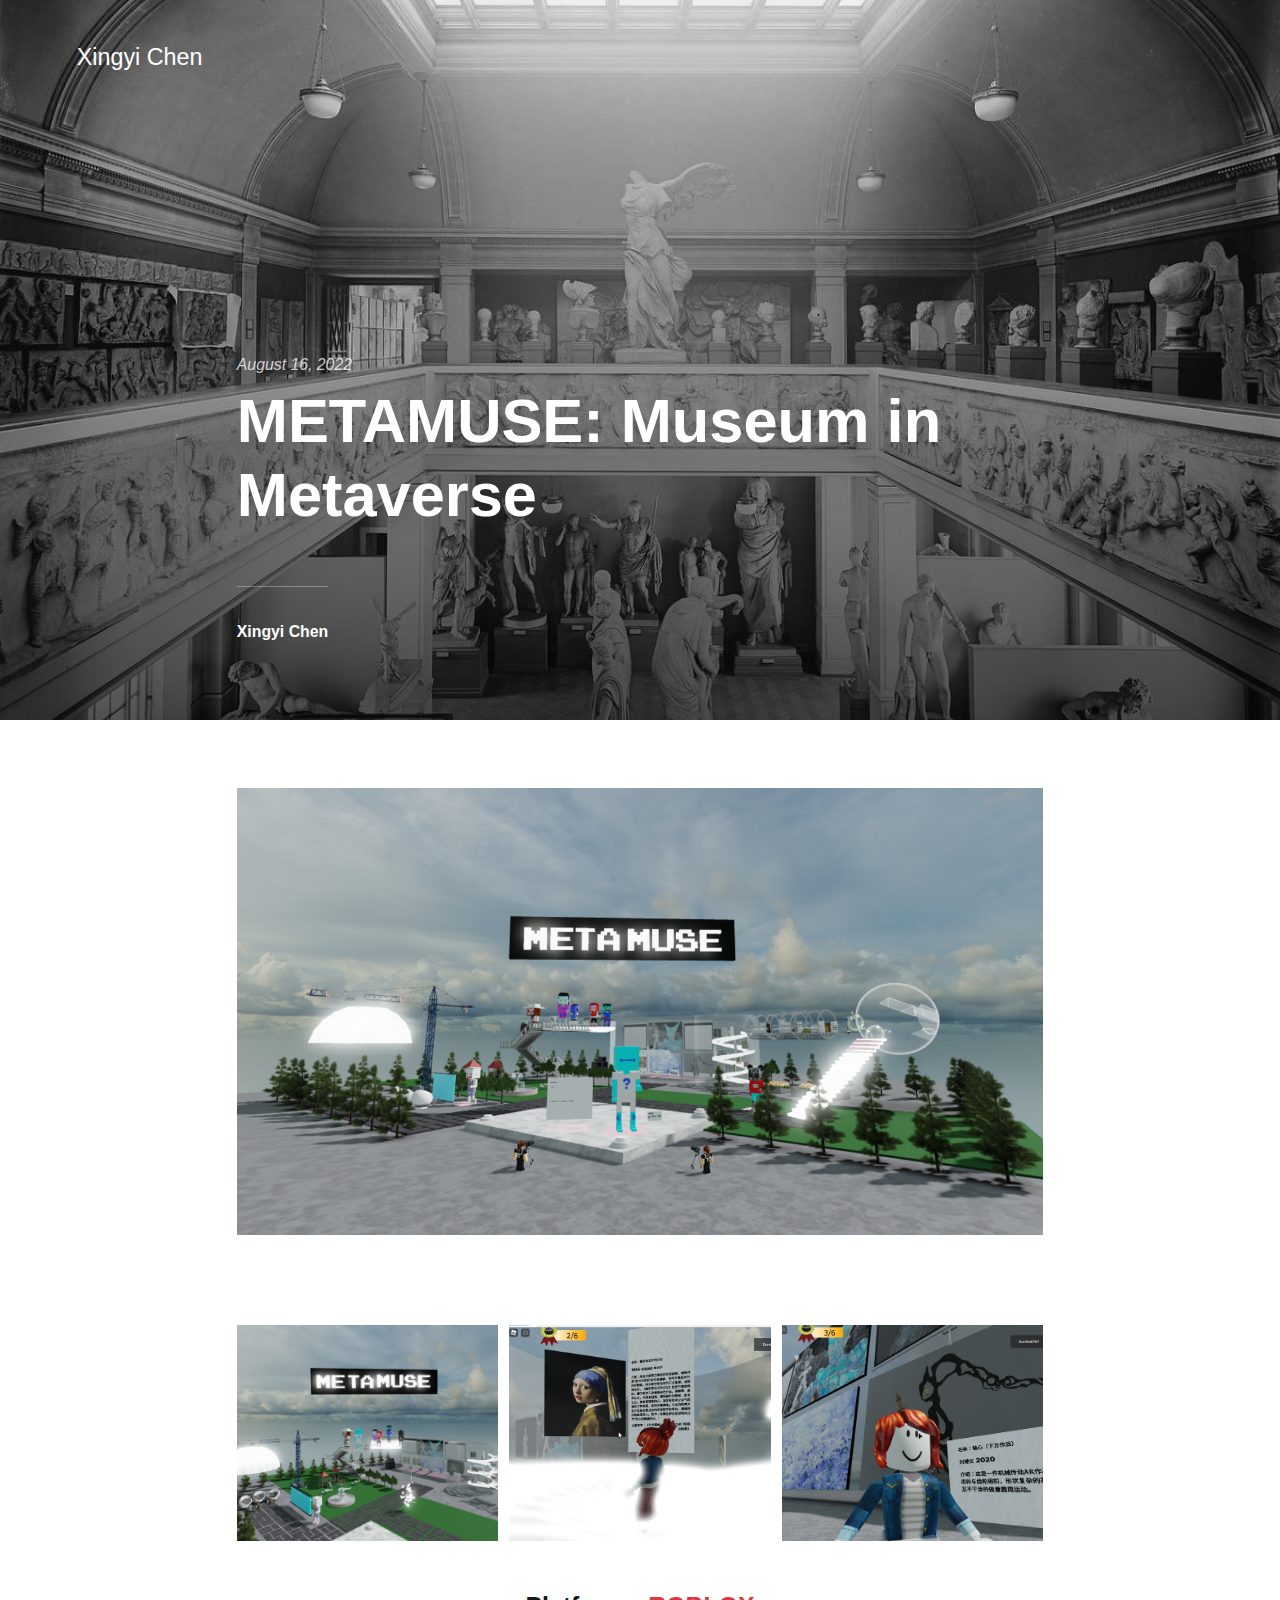
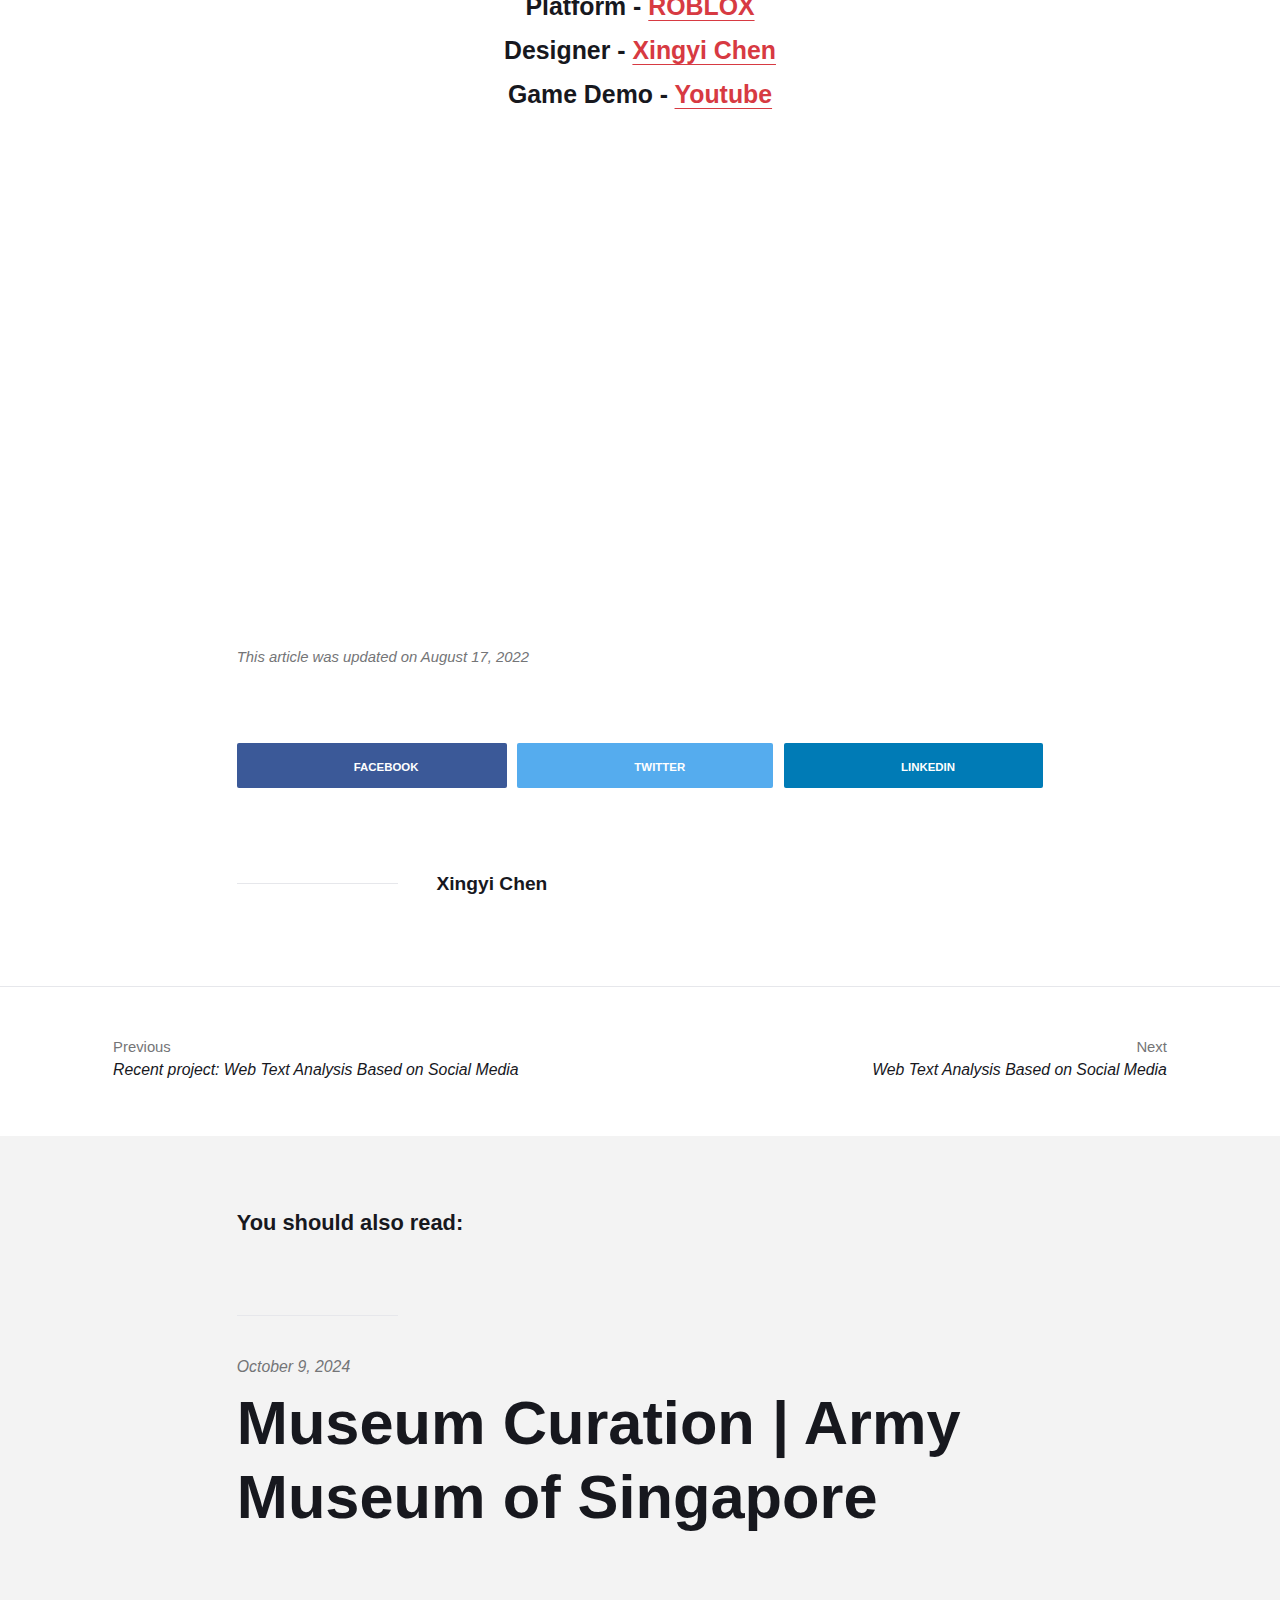
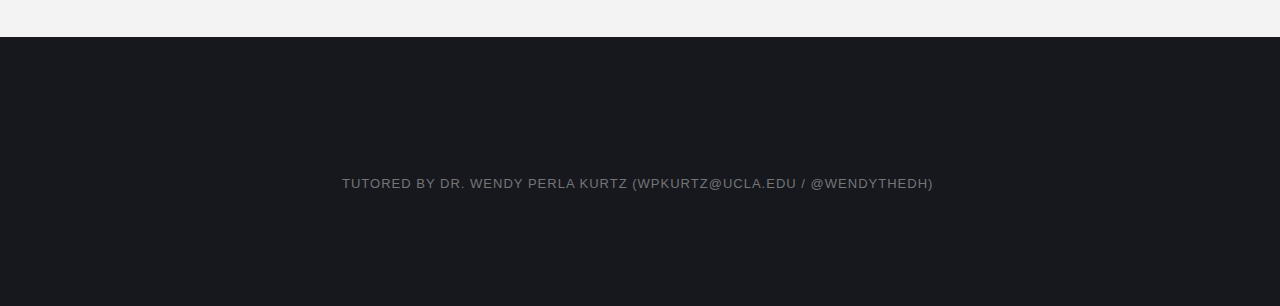
<file: metamuse-a-museum-in-metaverse.html>
<!DOCTYPE html><html lang="en-gb"><head><meta charset="utf-8"><meta http-equiv="X-UA-Compatible" content="IE=edge"><meta name="viewport" content="width=device-width,initial-scale=1"><title>METAMUSE: Museum in Metaverse - Xingyi Chen</title><meta name="description" content="Platform - ROBLOX Designer - Xingyi Chen Game Demo - Youtube"><meta name="generator" content="Publii Open-Source CMS for Static Site"><link rel="canonical" href="https://amalia6767.github.io/xingyi/metamuse-a-museum-in-metaverse.html"><link rel="alternate" type="application/atom+xml" href="https://amalia6767.github.io/xingyi/feed.xml"><link rel="alternate" type="application/json" href="https://amalia6767.github.io/xingyi/feed.json"><meta property="og:title" content="METAMUSE: Museum in Metaverse"><meta property="og:site_name" content="Xingyi Chen"><meta property="og:description" content="Platform - ROBLOX Designer - Xingyi Chen Game Demo - Youtube"><meta property="og:url" content="https://amalia6767.github.io/xingyi/metamuse-a-museum-in-metaverse.html"><meta property="og:type" content="article"><link rel="stylesheet" href="https://amalia6767.github.io/xingyi/assets/css/style.css?v=13dea3d737f5a50609423fa72c5e568a"><link rel="stylesheet" href="https://amalia6767.github.io/xingyi/assets/css/photoswipe.css?v=357f87f4e9502a5318d89e8e76e0a344"><script type="application/ld+json">{"@context":"http://schema.org","@type":"Article","mainEntityOfPage":{"@type":"WebPage","@id":"https://amalia6767.github.io/xingyi/metamuse-a-museum-in-metaverse.html"},"headline":"METAMUSE: Museum in Metaverse","datePublished":"2022-08-16T21:23","dateModified":"2022-08-17T02:37","description":"Platform - ROBLOX Designer - Xingyi Chen Game Demo - Youtube","author":{"@type":"Person","name":"Xingyi Chen","url":"https://amalia6767.github.io/xingyi/authors/xingyi-chen/"},"publisher":{"@type":"Organization","name":"Xingyi Chen"}}</script><style>.pswp--svg .pswp__button,
				          .pswp--svg .pswp__button--arrow--left:before,
				          .pswp--svg .pswp__button--arrow--right:before {
					          background-image: url(https://amalia6767.github.io/xingyi/assets/svg/gallery-icons-light.svg);
			              }</style></head><body><div class="site-container"><header class="top" id="js-header"><a class="logo" href="https://amalia6767.github.io/xingyi/">Xingyi Chen</a></header><main><article class="post"><div class="hero"><figure class="hero__image hero__image--overlay"><img src="https://amalia6767.github.io/xingyi/media/website/birmingham-museums-trust-Mzhf7E-LSVs-unsplash.jpg" srcset="https://amalia6767.github.io/xingyi/media/website/responsive/birmingham-museums-trust-Mzhf7E-LSVs-unsplash-xs.jpg 300w, https://amalia6767.github.io/xingyi/media/website/responsive/birmingham-museums-trust-Mzhf7E-LSVs-unsplash-sm.jpg 480w, https://amalia6767.github.io/xingyi/media/website/responsive/birmingham-museums-trust-Mzhf7E-LSVs-unsplash-md.jpg 768w, https://amalia6767.github.io/xingyi/media/website/responsive/birmingham-museums-trust-Mzhf7E-LSVs-unsplash-lg.jpg 1024w, https://amalia6767.github.io/xingyi/media/website/responsive/birmingham-museums-trust-Mzhf7E-LSVs-unsplash-xl.jpg 1360w, https://amalia6767.github.io/xingyi/media/website/responsive/birmingham-museums-trust-Mzhf7E-LSVs-unsplash-2xl.jpg 1600w" sizes="100vw" loading="eager" alt=""></figure><header class="hero__content"><div class="wrapper"><div class="post__meta"><time datetime="2022-08-16T21:23">August 16, 2022</time></div><h1>METAMUSE: Museum in Metaverse</h1><div class="post__meta post__meta--author"><a href="https://amalia6767.github.io/xingyi/authors/xingyi-chen/" class="feed__author">Xingyi Chen</a></div></div></header></div><div class="wrapper post__entry"><figure class="post__image"><img loading="lazy" src="https://amalia6767.github.io/xingyi/media/posts/4/Jie-Ping-2021-11-07-14.23.29.png" alt="" width="2152" height="1192" sizes="100vw" srcset="https://amalia6767.github.io/xingyi/media/posts/4/responsive/Jie-Ping-2021-11-07-14.23.29-xs.png 300w, https://amalia6767.github.io/xingyi/media/posts/4/responsive/Jie-Ping-2021-11-07-14.23.29-sm.png 480w, https://amalia6767.github.io/xingyi/media/posts/4/responsive/Jie-Ping-2021-11-07-14.23.29-md.png 768w, https://amalia6767.github.io/xingyi/media/posts/4/responsive/Jie-Ping-2021-11-07-14.23.29-lg.png 1024w, https://amalia6767.github.io/xingyi/media/posts/4/responsive/Jie-Ping-2021-11-07-14.23.29-xl.png 1360w, https://amalia6767.github.io/xingyi/media/posts/4/responsive/Jie-Ping-2021-11-07-14.23.29-2xl.png 1600w"></figure><div class="gallery-wrapper"><div class="gallery" data-is-empty="false" data-translation="Add images" data-columns="3"><figure class="gallery__item"><a href="https://amalia6767.github.io/xingyi/media/posts/4/gallery/Jie-Ping-2021-11-06-13.42.45.png" data-size="1982x1278"><img loading="lazy" src="https://amalia6767.github.io/xingyi/media/posts/4/gallery/Jie-Ping-2021-11-06-13.42.45-thumbnail.png" alt="" width="720" height="464"></a></figure><figure class="gallery__item"><a href="https://amalia6767.github.io/xingyi/media/posts/4/gallery/Jie-Ping-2021-11-08-10.13.53-2.png" data-size="1954x1620"><img loading="lazy" src="https://amalia6767.github.io/xingyi/media/posts/4/gallery/Jie-Ping-2021-11-08-10.13.53-2-thumbnail.png" alt="" width="720" height="597"></a></figure><figure class="gallery__item"><a href="https://amalia6767.github.io/xingyi/media/posts/4/gallery/Jie-Ping-2021-11-08-10.17.22.png" data-size="2204x1624"><img loading="lazy" src="https://amalia6767.github.io/xingyi/media/posts/4/gallery/Jie-Ping-2021-11-08-10.17.22-thumbnail.png" alt="" width="720" height="531"></a></figure></div></div><h4 class="align-center"><strong>Platform - <a href="https://www.roblox.com/games/8006433579/METAMUSE" target="_blank" rel="noopener noreferrer">ROBLOX</a></strong></h4><h4 class="align-center">Designer - <a href="https://www.linkedin.com/in/xingyi-chen-868b95191/" target="_blank" rel="noopener noreferrer">Xingyi Chen</a></h4><h4 class="align-center">Game Demo - <a href="https://www.youtube.com/watch?v=tdWyvZpPilU" target="_blank" rel="noopener noreferrer">Youtube</a></h4><figure class="post__video"><iframe loading="lazy" width="700" height="393" src="https://www.youtube.com/embed/tdWyvZpPilU" allowfullscreen="allowfullscreen" data-mce-fragment="1"></iframe></figure></div><footer class="wrapper post__footer"><p class="post__last-updated">This article was updated on August 17, 2022</p><div class="post__share"><a href="https://www.facebook.com/sharer/sharer.php?u=https%3A%2F%2Famalia6767.github.io%2Fxingyi%2Fmetamuse-a-museum-in-metaverse.html" class="js-share facebook" rel="nofollow noopener noreferrer"><svg class="icon" aria-hidden="true" focusable="false"><use xlink:href="https://amalia6767.github.io/xingyi/assets/svg/svg-map.svg#facebook"/></svg> <span>Facebook</span> </a><a href="https://twitter.com/share?url=https%3A%2F%2Famalia6767.github.io%2Fxingyi%2Fmetamuse-a-museum-in-metaverse.html&amp;via=https%3A%2F%2Ftwitter.com%2FEureka6767&amp;text=METAMUSE%3A%20Museum%20in%20Metaverse" class="js-share twitter" rel="nofollow noopener noreferrer"><svg class="icon" aria-hidden="true" focusable="false"><use xlink:href="https://amalia6767.github.io/xingyi/assets/svg/svg-map.svg#twitter"/></svg> <span>Twitter</span> </a><a href="https://www.linkedin.com/sharing/share-offsite/?url=https%3A%2F%2Famalia6767.github.io%2Fxingyi%2Fmetamuse-a-museum-in-metaverse.html" class="js-share linkedin" rel="nofollow noopener noreferrer"><svg class="icon" aria-hidden="true" focusable="false"><use xlink:href="https://amalia6767.github.io/xingyi/assets/svg/svg-map.svg#linkedin"/></svg> <span>LinkedIn</span></a></div><div class="post__bio bio"><div class="bio__info"><h3 class="bio__name"><a href="https://amalia6767.github.io/xingyi/authors/xingyi-chen/" rel="author">Xingyi Chen</a></h3></div></div></footer></article><nav class="post__nav"><div class="post__nav-inner"><div class="post__nav-prev"><svg width="1.041em" height="0.416em" aria-hidden="true"><use xlink:href="https://amalia6767.github.io/xingyi/assets/svg/svg-map.svg#arrow-prev"/></svg> <a href="https://amalia6767.github.io/xingyi/recent-project-text-analysis-based-on-social-media.html" class="post__nav-link" rel="prev"><span>Previous</span> Recent project: Web Text Analysis Based on Social Media</a></div><div class="post__nav-next"><a href="https://amalia6767.github.io/xingyi/web-text-analysis-based-on-dianpingcom-a-comparative-study-of-the-visitor-experience-in-ucca-center-for-contemporary-art-before-and-after-covid-19.html" class="post__nav-link" rel="next"><span>Next</span> Web Text Analysis Based on Social Media </a><svg width="1.041em" height="0.416em" aria-hidden="true"><use xlink:href="https://amalia6767.github.io/xingyi/assets/svg/svg-map.svg#arrow-next"/></svg></div></div></nav><div class="post__related related"><div class="wrapper"><h2 class="h5 related__title">You should also read:</h2><article class="related__item"><div class="feed__meta"><time datetime="2024-10-09T19:35" class="feed__date">October 9, 2024</time></div><h3 class="h1"><a href="https://amalia6767.github.io/xingyi/museum-curation-or-army-museum-of-singapore.html">Museum Curation | Army Museum of Singapore</a></h3></article></div></div></main><footer class="footer"><div class="footer__copyright"><p>Tutored by Dr. Wendy Perla Kurtz (wpkurtz@ucla.edu / @WendytheDH) </p></div><button onclick="backToTopFunction()" id="backToTop" class="footer__bttop" aria-label="Back to top" title="Back to top"><svg><use xlink:href="https://amalia6767.github.io/xingyi/assets/svg/svg-map.svg#toparrow"/></svg></button></footer></div><script defer="defer" src="https://amalia6767.github.io/xingyi/assets/js/scripts.min.js?v=f47c11534595205f20935f0db2a62a85"></script><script>window.publiiThemeMenuConfig={mobileMenuMode:'sidebar',animationSpeed:300,submenuWidth: 'auto',doubleClickTime:500,mobileMenuExpandableSubmenus:true,relatedContainerForOverlayMenuSelector:'.top'};</script><script>var images = document.querySelectorAll('img[loading]');

        for (var i = 0; i < images.length; i++) {
            if (images[i].complete) {
                images[i].classList.add('is-loaded');
            } else {
                images[i].addEventListener('load', function () {
                    this.classList.add('is-loaded');
                }, false);
            }
        }</script><script defer="defer" src="https://amalia6767.github.io/xingyi/assets/js/photoswipe.min.js?v=017385b552f7e0d979e2e2fe6f324015"></script><script defer="defer" src="https://amalia6767.github.io/xingyi/assets/js/photoswipe-ui-default.min.js?v=d067f0883540b1ddda0e2c9ad1b14260"></script><script>var initPhotoSwipeFromDOM=function(gallerySelector){var parseThumbnailElements=function(el){var thumbElements=el.childNodes,numNodes=thumbElements.length,items=[],figureEl,linkEl,size,item;for(var i=0;i<numNodes;i++){figureEl=thumbElements[i];if(figureEl.nodeType!==1){continue;}
          linkEl=figureEl.children[0];size=linkEl.getAttribute('data-size').split('x');item={src:linkEl.getAttribute('href'),w:parseInt(size[0],10),h:parseInt(size[1],10)};if(figureEl.children.length>1){item.title=figureEl.children[1].innerHTML;}
          if(linkEl.children.length>0){item.msrc=linkEl.children[0].getAttribute('src');}
          item.el=figureEl;items.push(item);}
          return items;};var closest=function closest(el,fn){return el&&(fn(el)?el:closest(el.parentNode,fn));};var onThumbnailsClick=function(e){e=e||window.event;e.preventDefault?e.preventDefault():e.returnValue=false;var eTarget=e.target||e.srcElement;var clickedListItem=closest(eTarget,function(el){return(el.tagName&&el.tagName.toUpperCase()==='FIGURE');});if(!clickedListItem){return;}
          var clickedGallery=clickedListItem.parentNode,childNodes=clickedListItem.parentNode.childNodes,numChildNodes=childNodes.length,nodeIndex=0,index;for(var i=0;i<numChildNodes;i++){if(childNodes[i].nodeType!==1){continue;}
          if(childNodes[i]===clickedListItem){index=nodeIndex;break;}
          nodeIndex++;}
          if(index>=0){openPhotoSwipe(index,clickedGallery);}
          return false;};var photoswipeParseHash=function(){var hash=window.location.hash.substring(1),params={};if(hash.length<5){return params;}
          var vars=hash.split('&');for(var i=0;i<vars.length;i++){if(!vars[i]){continue;}
          var pair=vars[i].split('=');if(pair.length<2){continue;}
          params[pair[0]]=pair[1];}
          if(params.gid){params.gid=parseInt(params.gid,10);}
          return params;};var openPhotoSwipe=function(index,galleryElement,disableAnimation,fromURL){var pswpElement=document.querySelectorAll('.pswp')[0],gallery,options,items;items=parseThumbnailElements(galleryElement);options={galleryUID:galleryElement.getAttribute('data-pswp-uid'),getThumbBoundsFn:function(index){var thumbnail=items[index].el.getElementsByTagName('img')[0],pageYScroll=window.pageYOffset||document.documentElement.scrollTop,rect=thumbnail.getBoundingClientRect();return{x:rect.left,y:rect.top+pageYScroll,w:rect.width};},
          mainClass:'pswp--dark',
          preload: [1,2],
          hideAnimationDuration:200,
          showAnimationDuration:0,
          bgOpacity: 0.7,
          showHideOpacity:true,
          closeOnScroll: true,
          arrowKeys: true,
          closeEl: true,
          captionEl: true,
          fullscreenEl: true,
          zoomEl: true,
          shareEl: true,
          counterEl: true,
          arrowEl: true,
          preloaderEl: true
          };if(fromURL){if(options.galleryPIDs){for(var j=0;j<items.length;j++){if(items[j].pid==index){options.index=j;break;}}}else{options.index=parseInt(index,10)-1;}}else{options.index=parseInt(index,10);}
          if(isNaN(options.index)){return;}
          if(disableAnimation){options.showAnimationDuration=0;}
          gallery=new PhotoSwipe(pswpElement,PhotoSwipeUI_Default,items,options);gallery.init();gallery.options.escKey=true;};var galleryElements=document.querySelectorAll(gallerySelector);for(var i=0,l=galleryElements.length;i<l;i++){galleryElements[i].setAttribute('data-pswp-uid',i+1);galleryElements[i].onclick=onThumbnailsClick;}
          var hashData=photoswipeParseHash();if(hashData.pid&&hashData.gid){openPhotoSwipe(hashData.pid,galleryElements[hashData.gid-1],true,true);}};window.addEventListener('load', function () {initPhotoSwipeFromDOM('.gallery');}, false);</script><div class="pswp" tabindex="-1" role="dialog" aria-hidden="true"><div class="pswp__bg"></div><div class="pswp__scroll-wrap"><div class="pswp__container"><div class="pswp__item"></div><div class="pswp__item"></div><div class="pswp__item"></div></div><div class="pswp__ui pswp__ui--hidden"><div class="pswp__top-bar"><div class="pswp__counter"></div><button class="pswp__button pswp__button--close" title="Close (Esc)"></button><button class="pswp__button pswp__button--share" title="Share"></button><button class="pswp__button pswp__button--fs" title="Toggle fullscreen"></button><button class="pswp__button pswp__button--zoom" title="Zoom in/out"></button><div class="pswp__preloader"><div class="pswp__preloader__icn"><div class="pswp__preloader__cut"><div class="pswp__preloader__donut"></div></div></div></div></div><div class="pswp__share-modal pswp__share-modal--hidden pswp__single-tap"><div class="pswp__share-tooltip"></div></div><button class="pswp__button pswp__button--arrow--left" title="Previous (arrow left)"></button><button class="pswp__button pswp__button--arrow--right" title="Next (arrow right)"></button><div class="pswp__caption"><div class="pswp__caption__center"></div></div></div></div></div></body></html>
</file>
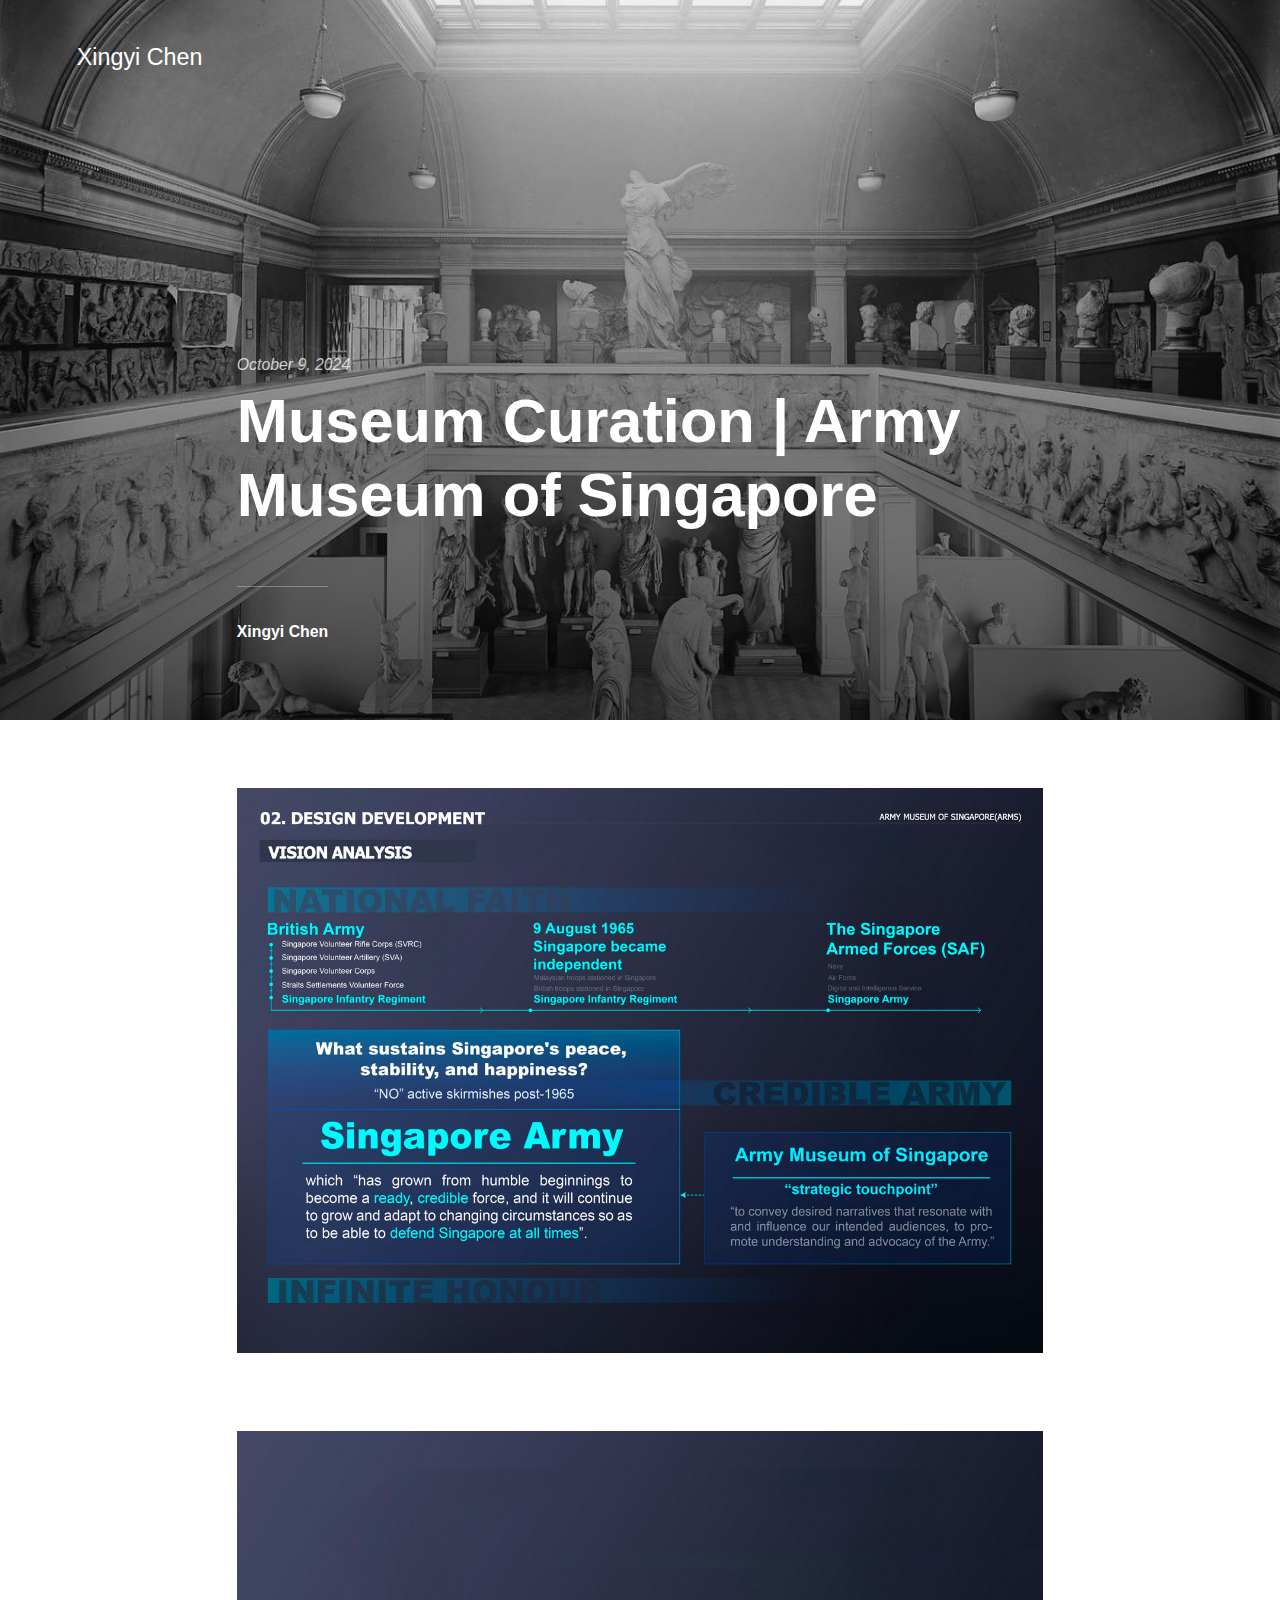
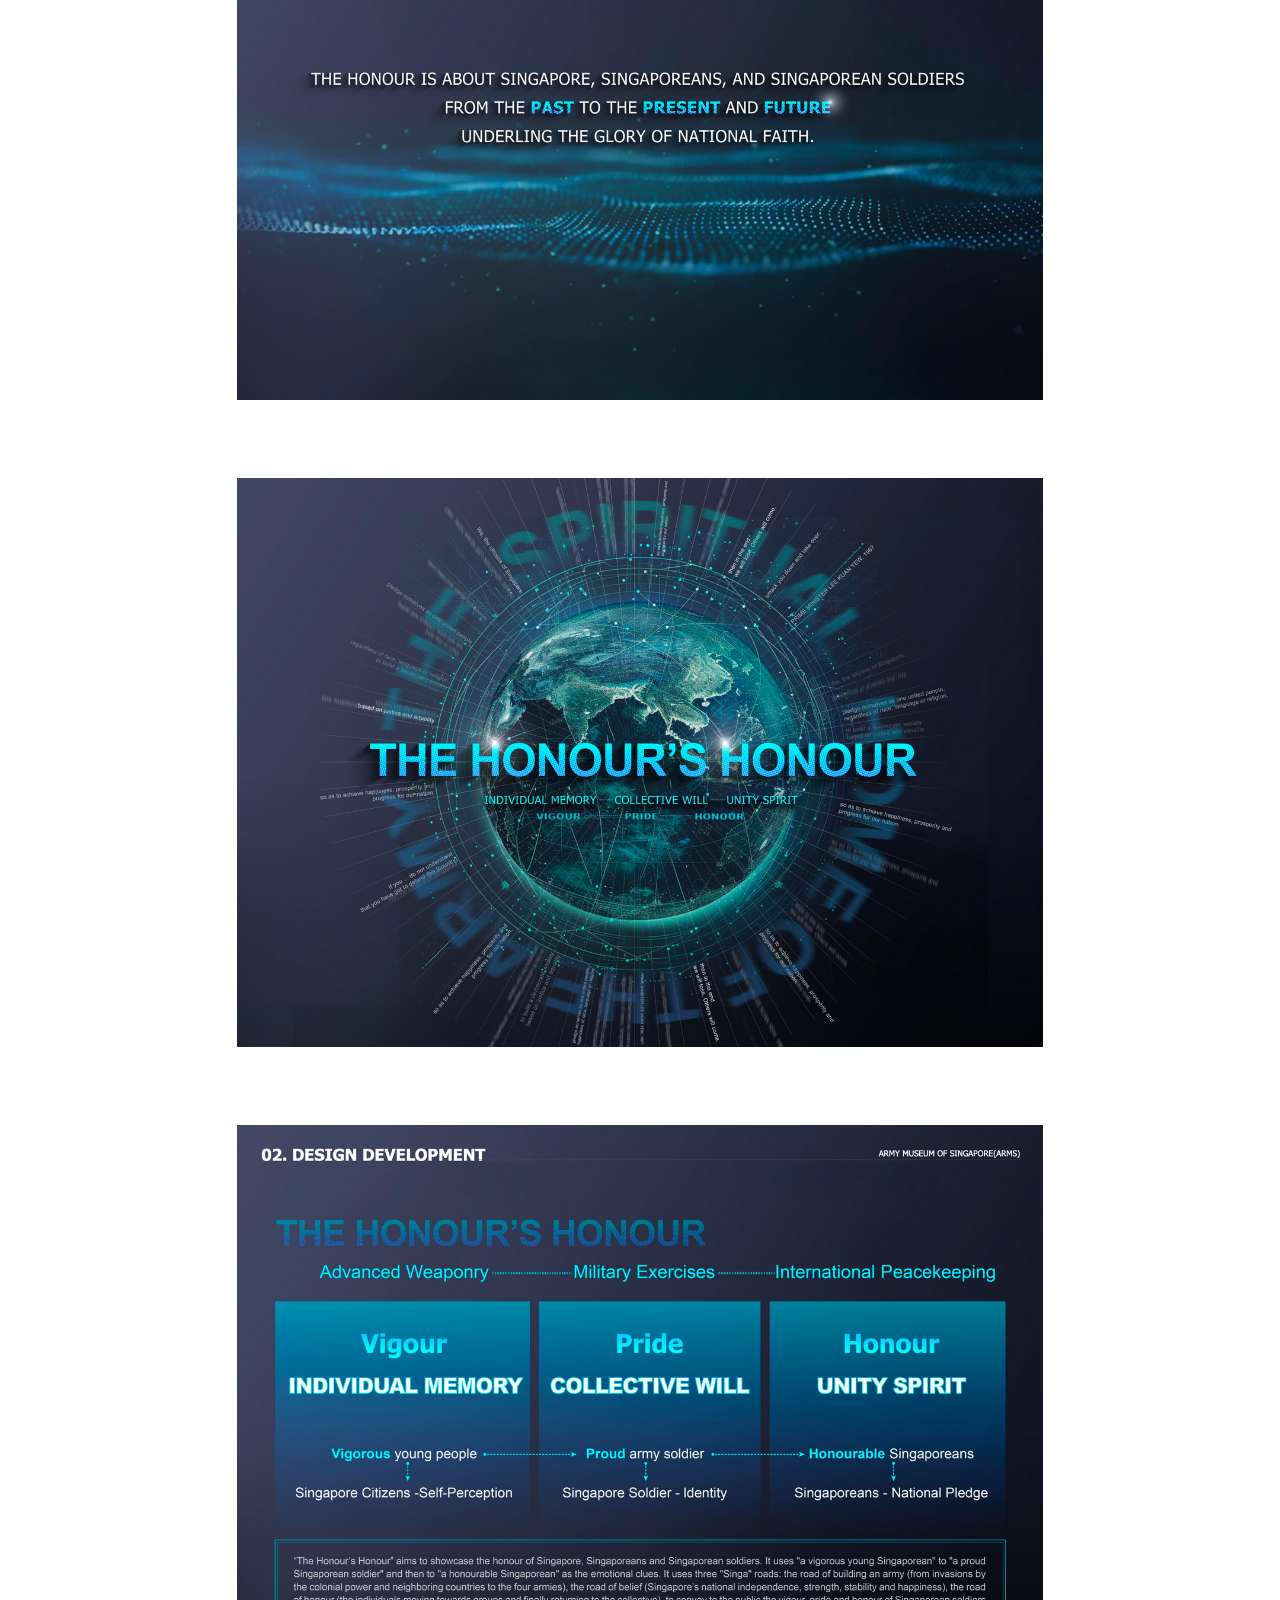
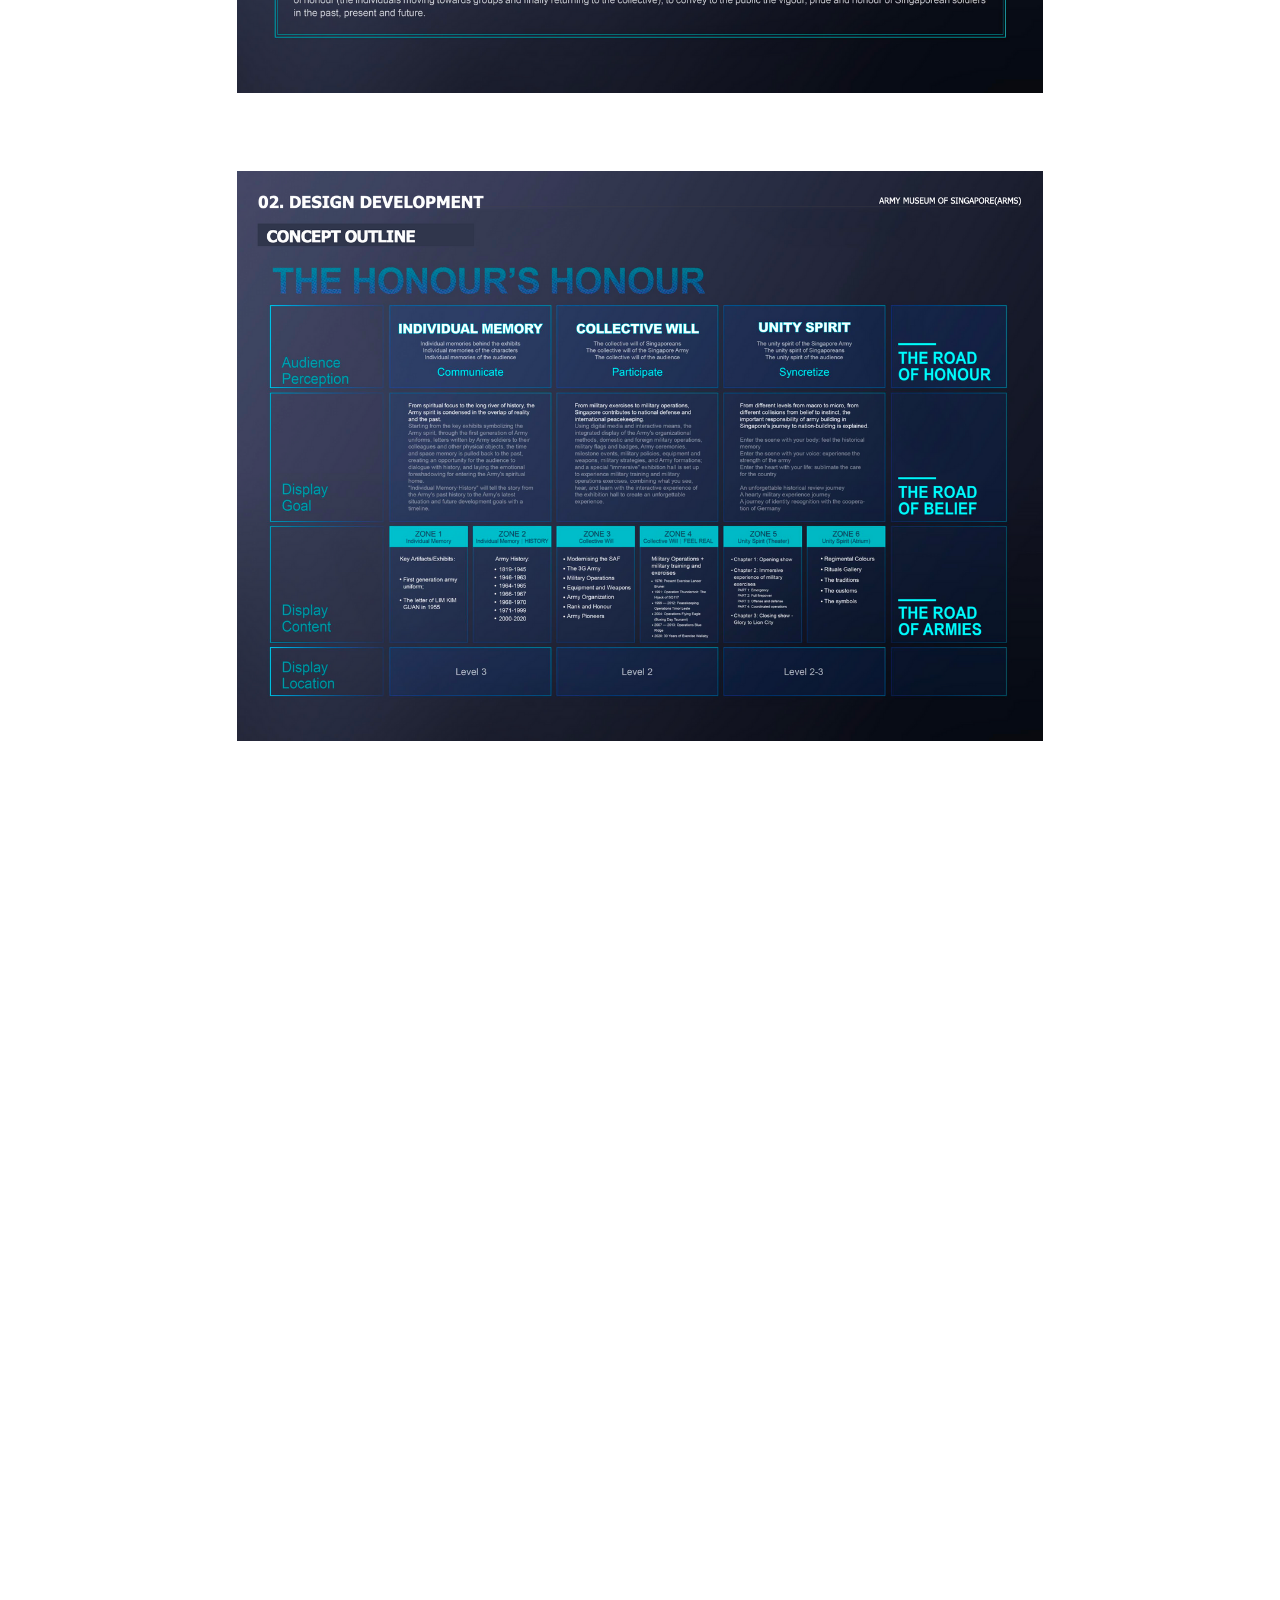
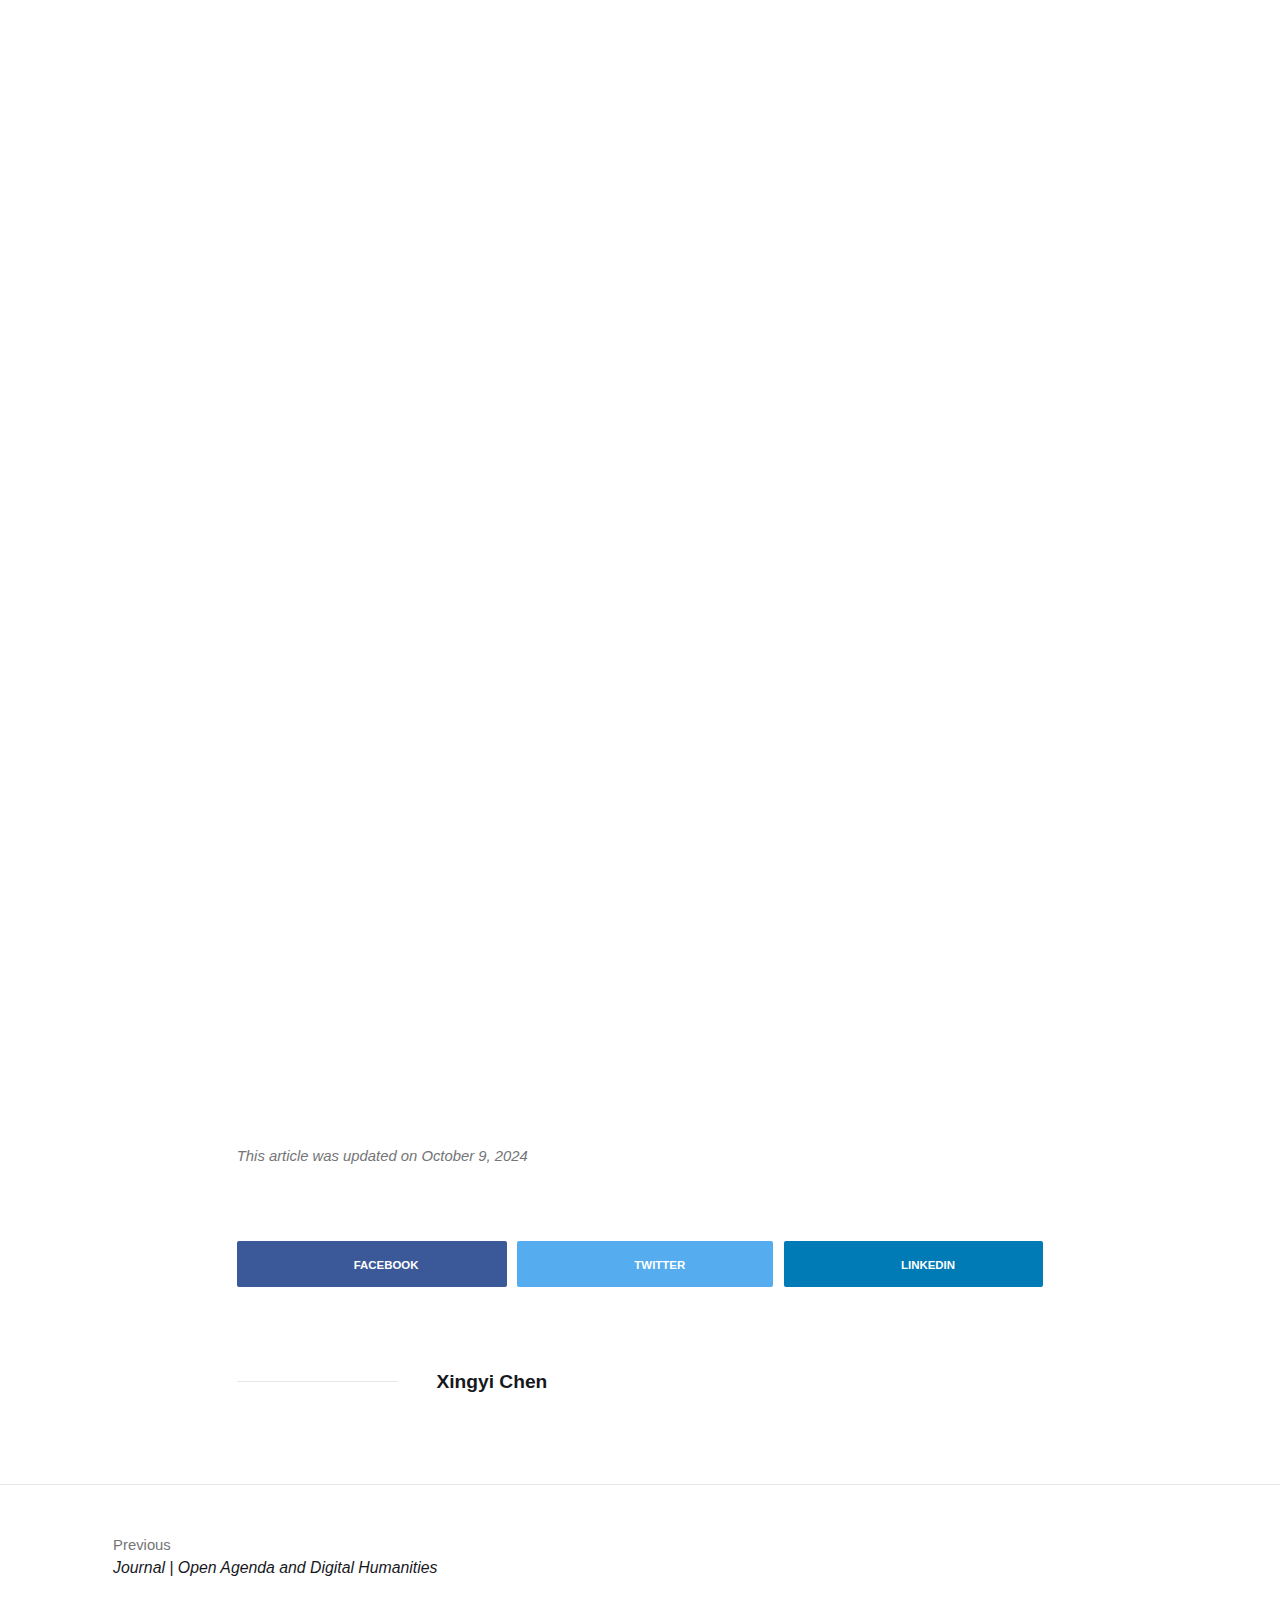
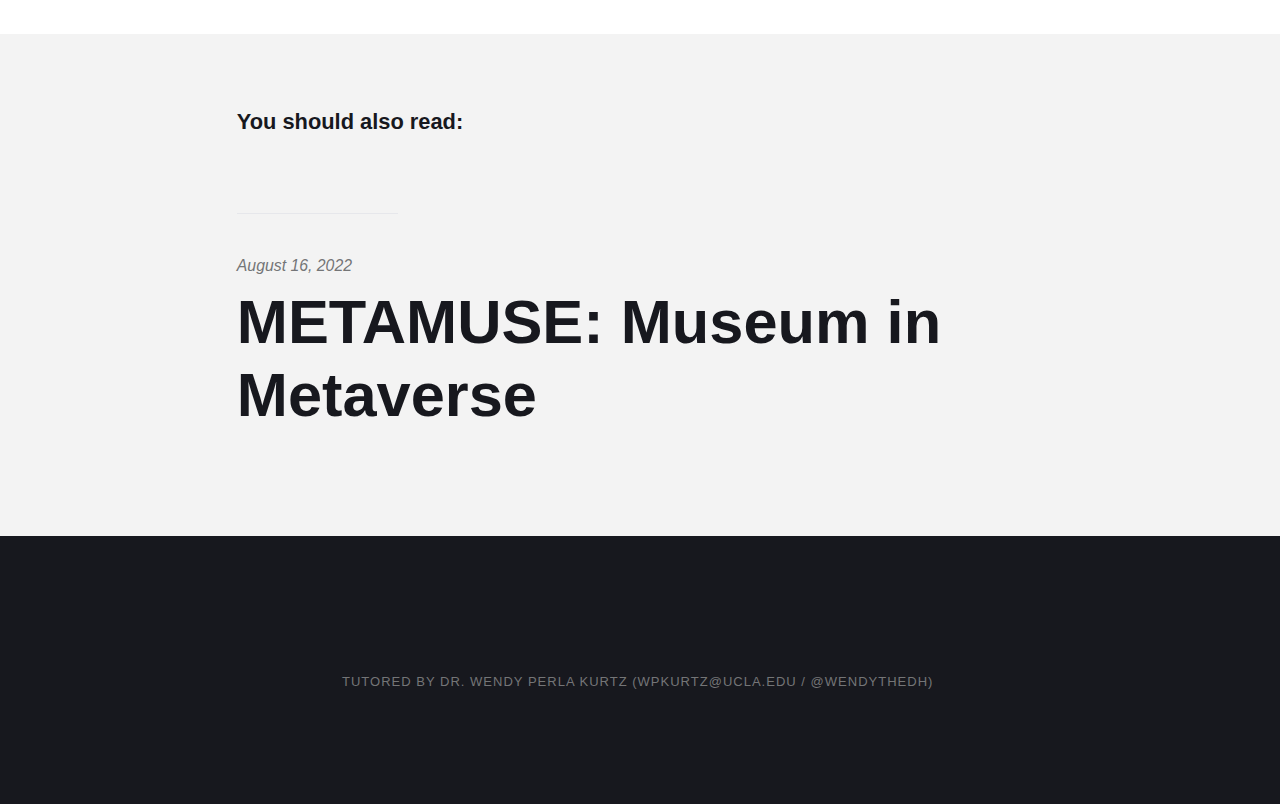
<file: museum-curation-or-army-museum-of-singapore.html>
<!DOCTYPE html><html lang="en-gb"><head><meta charset="utf-8"><meta http-equiv="X-UA-Compatible" content="IE=edge"><meta name="viewport" content="width=device-width,initial-scale=1"><title>Museum Curation | Army Museum of Singapore - Xingyi Chen</title><meta name="generator" content="Publii Open-Source CMS for Static Site"><link rel="canonical" href="https://amalia6767.github.io/xingyi/museum-curation-or-army-museum-of-singapore.html"><link rel="alternate" type="application/atom+xml" href="https://amalia6767.github.io/xingyi/feed.xml"><link rel="alternate" type="application/json" href="https://amalia6767.github.io/xingyi/feed.json"><meta property="og:title" content="Museum Curation | Army Museum of Singapore"><meta property="og:site_name" content="Xingyi Chen"><meta property="og:description" content=""><meta property="og:url" content="https://amalia6767.github.io/xingyi/museum-curation-or-army-museum-of-singapore.html"><meta property="og:type" content="article"><link rel="stylesheet" href="https://amalia6767.github.io/xingyi/assets/css/style.css?v=13dea3d737f5a50609423fa72c5e568a"><script type="application/ld+json">{"@context":"http://schema.org","@type":"Article","mainEntityOfPage":{"@type":"WebPage","@id":"https://amalia6767.github.io/xingyi/museum-curation-or-army-museum-of-singapore.html"},"headline":"Museum Curation | Army Museum of Singapore","datePublished":"2024-10-09T19:35","dateModified":"2024-10-09T19:35","description":"","author":{"@type":"Person","name":"Xingyi Chen","url":"https://amalia6767.github.io/xingyi/authors/xingyi-chen/"},"publisher":{"@type":"Organization","name":"Xingyi Chen"}}</script></head><body><div class="site-container"><header class="top" id="js-header"><a class="logo" href="https://amalia6767.github.io/xingyi/">Xingyi Chen</a></header><main><article class="post"><div class="hero"><figure class="hero__image hero__image--overlay"><img src="https://amalia6767.github.io/xingyi/media/website/birmingham-museums-trust-Mzhf7E-LSVs-unsplash.jpg" srcset="https://amalia6767.github.io/xingyi/media/website/responsive/birmingham-museums-trust-Mzhf7E-LSVs-unsplash-xs.jpg 300w, https://amalia6767.github.io/xingyi/media/website/responsive/birmingham-museums-trust-Mzhf7E-LSVs-unsplash-sm.jpg 480w, https://amalia6767.github.io/xingyi/media/website/responsive/birmingham-museums-trust-Mzhf7E-LSVs-unsplash-md.jpg 768w, https://amalia6767.github.io/xingyi/media/website/responsive/birmingham-museums-trust-Mzhf7E-LSVs-unsplash-lg.jpg 1024w, https://amalia6767.github.io/xingyi/media/website/responsive/birmingham-museums-trust-Mzhf7E-LSVs-unsplash-xl.jpg 1360w, https://amalia6767.github.io/xingyi/media/website/responsive/birmingham-museums-trust-Mzhf7E-LSVs-unsplash-2xl.jpg 1600w" sizes="100vw" loading="eager" alt=""></figure><header class="hero__content"><div class="wrapper"><div class="post__meta"><time datetime="2024-10-09T19:35">October 9, 2024</time></div><h1>Museum Curation | Army Museum of Singapore</h1><div class="post__meta post__meta--author"><a href="https://amalia6767.github.io/xingyi/authors/xingyi-chen/" class="feed__author">Xingyi Chen</a></div></div></header></div><div class="wrapper post__entry"><figure class="post__image"><img loading="lazy" src="https://amalia6767.github.io/xingyi/media/posts/12/Jie-Ping-2024-10-09-19.32.10.png" alt="" width="2380" height="1666" sizes="100vw" srcset="https://amalia6767.github.io/xingyi/media/posts/12/responsive/Jie-Ping-2024-10-09-19.32.10-xs.png 300w, https://amalia6767.github.io/xingyi/media/posts/12/responsive/Jie-Ping-2024-10-09-19.32.10-sm.png 480w, https://amalia6767.github.io/xingyi/media/posts/12/responsive/Jie-Ping-2024-10-09-19.32.10-md.png 768w, https://amalia6767.github.io/xingyi/media/posts/12/responsive/Jie-Ping-2024-10-09-19.32.10-lg.png 1024w, https://amalia6767.github.io/xingyi/media/posts/12/responsive/Jie-Ping-2024-10-09-19.32.10-xl.png 1360w, https://amalia6767.github.io/xingyi/media/posts/12/responsive/Jie-Ping-2024-10-09-19.32.10-2xl.png 1600w"></figure><figure class="post__image"><img loading="lazy" src="https://amalia6767.github.io/xingyi/media/posts/12/Jie-Ping-2024-10-09-19.32.18.png" alt="" width="2386" height="1684" sizes="100vw" srcset="https://amalia6767.github.io/xingyi/media/posts/12/responsive/Jie-Ping-2024-10-09-19.32.18-xs.png 300w, https://amalia6767.github.io/xingyi/media/posts/12/responsive/Jie-Ping-2024-10-09-19.32.18-sm.png 480w, https://amalia6767.github.io/xingyi/media/posts/12/responsive/Jie-Ping-2024-10-09-19.32.18-md.png 768w, https://amalia6767.github.io/xingyi/media/posts/12/responsive/Jie-Ping-2024-10-09-19.32.18-lg.png 1024w, https://amalia6767.github.io/xingyi/media/posts/12/responsive/Jie-Ping-2024-10-09-19.32.18-xl.png 1360w, https://amalia6767.github.io/xingyi/media/posts/12/responsive/Jie-Ping-2024-10-09-19.32.18-2xl.png 1600w"></figure><figure class="post__image"><img loading="lazy" src="https://amalia6767.github.io/xingyi/media/posts/12/Jie-Ping-2024-10-09-19.32.26.png" alt="" width="2384" height="1682" sizes="100vw" srcset="https://amalia6767.github.io/xingyi/media/posts/12/responsive/Jie-Ping-2024-10-09-19.32.26-xs.png 300w, https://amalia6767.github.io/xingyi/media/posts/12/responsive/Jie-Ping-2024-10-09-19.32.26-sm.png 480w, https://amalia6767.github.io/xingyi/media/posts/12/responsive/Jie-Ping-2024-10-09-19.32.26-md.png 768w, https://amalia6767.github.io/xingyi/media/posts/12/responsive/Jie-Ping-2024-10-09-19.32.26-lg.png 1024w, https://amalia6767.github.io/xingyi/media/posts/12/responsive/Jie-Ping-2024-10-09-19.32.26-xl.png 1360w, https://amalia6767.github.io/xingyi/media/posts/12/responsive/Jie-Ping-2024-10-09-19.32.26-2xl.png 1600w"></figure><figure class="post__image"><img loading="lazy" src="https://amalia6767.github.io/xingyi/media/posts/12/Jie-Ping-2024-10-09-19.32.34.png" alt="" width="2388" height="1682" sizes="100vw" srcset="https://amalia6767.github.io/xingyi/media/posts/12/responsive/Jie-Ping-2024-10-09-19.32.34-xs.png 300w, https://amalia6767.github.io/xingyi/media/posts/12/responsive/Jie-Ping-2024-10-09-19.32.34-sm.png 480w, https://amalia6767.github.io/xingyi/media/posts/12/responsive/Jie-Ping-2024-10-09-19.32.34-md.png 768w, https://amalia6767.github.io/xingyi/media/posts/12/responsive/Jie-Ping-2024-10-09-19.32.34-lg.png 1024w, https://amalia6767.github.io/xingyi/media/posts/12/responsive/Jie-Ping-2024-10-09-19.32.34-xl.png 1360w, https://amalia6767.github.io/xingyi/media/posts/12/responsive/Jie-Ping-2024-10-09-19.32.34-2xl.png 1600w"></figure><figure class="post__image"><img loading="lazy" src="https://amalia6767.github.io/xingyi/media/posts/12/Jie-Ping-2024-10-09-19.32.41.png" alt="" width="2374" height="1676" sizes="100vw" srcset="https://amalia6767.github.io/xingyi/media/posts/12/responsive/Jie-Ping-2024-10-09-19.32.41-xs.png 300w, https://amalia6767.github.io/xingyi/media/posts/12/responsive/Jie-Ping-2024-10-09-19.32.41-sm.png 480w, https://amalia6767.github.io/xingyi/media/posts/12/responsive/Jie-Ping-2024-10-09-19.32.41-md.png 768w, https://amalia6767.github.io/xingyi/media/posts/12/responsive/Jie-Ping-2024-10-09-19.32.41-lg.png 1024w, https://amalia6767.github.io/xingyi/media/posts/12/responsive/Jie-Ping-2024-10-09-19.32.41-xl.png 1360w, https://amalia6767.github.io/xingyi/media/posts/12/responsive/Jie-Ping-2024-10-09-19.32.41-2xl.png 1600w"></figure><figure class="post__image"><img loading="lazy" src="https://amalia6767.github.io/xingyi/media/posts/12/Jie-Ping-2024-10-09-19.32.51.png" alt="" width="2364" height="1622" sizes="100vw" srcset="https://amalia6767.github.io/xingyi/media/posts/12/responsive/Jie-Ping-2024-10-09-19.32.51-xs.png 300w, https://amalia6767.github.io/xingyi/media/posts/12/responsive/Jie-Ping-2024-10-09-19.32.51-sm.png 480w, https://amalia6767.github.io/xingyi/media/posts/12/responsive/Jie-Ping-2024-10-09-19.32.51-md.png 768w, https://amalia6767.github.io/xingyi/media/posts/12/responsive/Jie-Ping-2024-10-09-19.32.51-lg.png 1024w, https://amalia6767.github.io/xingyi/media/posts/12/responsive/Jie-Ping-2024-10-09-19.32.51-xl.png 1360w, https://amalia6767.github.io/xingyi/media/posts/12/responsive/Jie-Ping-2024-10-09-19.32.51-2xl.png 1600w"></figure><figure class="post__image"><img loading="lazy" src="https://amalia6767.github.io/xingyi/media/posts/12/Jie-Ping-2024-10-09-19.33.02.png" alt="" width="2384" height="1684" sizes="100vw" srcset="https://amalia6767.github.io/xingyi/media/posts/12/responsive/Jie-Ping-2024-10-09-19.33.02-xs.png 300w, https://amalia6767.github.io/xingyi/media/posts/12/responsive/Jie-Ping-2024-10-09-19.33.02-sm.png 480w, https://amalia6767.github.io/xingyi/media/posts/12/responsive/Jie-Ping-2024-10-09-19.33.02-md.png 768w, https://amalia6767.github.io/xingyi/media/posts/12/responsive/Jie-Ping-2024-10-09-19.33.02-lg.png 1024w, https://amalia6767.github.io/xingyi/media/posts/12/responsive/Jie-Ping-2024-10-09-19.33.02-xl.png 1360w, https://amalia6767.github.io/xingyi/media/posts/12/responsive/Jie-Ping-2024-10-09-19.33.02-2xl.png 1600w"></figure><figure class="post__image"><img loading="lazy" src="https://amalia6767.github.io/xingyi/media/posts/12/Jie-Ping-2024-10-09-19.33.28.png" alt="" width="2370" height="1656" sizes="100vw" srcset="https://amalia6767.github.io/xingyi/media/posts/12/responsive/Jie-Ping-2024-10-09-19.33.28-xs.png 300w, https://amalia6767.github.io/xingyi/media/posts/12/responsive/Jie-Ping-2024-10-09-19.33.28-sm.png 480w, https://amalia6767.github.io/xingyi/media/posts/12/responsive/Jie-Ping-2024-10-09-19.33.28-md.png 768w, https://amalia6767.github.io/xingyi/media/posts/12/responsive/Jie-Ping-2024-10-09-19.33.28-lg.png 1024w, https://amalia6767.github.io/xingyi/media/posts/12/responsive/Jie-Ping-2024-10-09-19.33.28-xl.png 1360w, https://amalia6767.github.io/xingyi/media/posts/12/responsive/Jie-Ping-2024-10-09-19.33.28-2xl.png 1600w"></figure></div><footer class="wrapper post__footer"><p class="post__last-updated">This article was updated on October 9, 2024</p><div class="post__share"><a href="https://www.facebook.com/sharer/sharer.php?u=https%3A%2F%2Famalia6767.github.io%2Fxingyi%2Fmuseum-curation-or-army-museum-of-singapore.html" class="js-share facebook" rel="nofollow noopener noreferrer"><svg class="icon" aria-hidden="true" focusable="false"><use xlink:href="https://amalia6767.github.io/xingyi/assets/svg/svg-map.svg#facebook"/></svg> <span>Facebook</span> </a><a href="https://twitter.com/share?url=https%3A%2F%2Famalia6767.github.io%2Fxingyi%2Fmuseum-curation-or-army-museum-of-singapore.html&amp;via=https%3A%2F%2Ftwitter.com%2FEureka6767&amp;text=Museum%20Curation%20%7C%20Army%20Museum%20of%20Singapore" class="js-share twitter" rel="nofollow noopener noreferrer"><svg class="icon" aria-hidden="true" focusable="false"><use xlink:href="https://amalia6767.github.io/xingyi/assets/svg/svg-map.svg#twitter"/></svg> <span>Twitter</span> </a><a href="https://www.linkedin.com/sharing/share-offsite/?url=https%3A%2F%2Famalia6767.github.io%2Fxingyi%2Fmuseum-curation-or-army-museum-of-singapore.html" class="js-share linkedin" rel="nofollow noopener noreferrer"><svg class="icon" aria-hidden="true" focusable="false"><use xlink:href="https://amalia6767.github.io/xingyi/assets/svg/svg-map.svg#linkedin"/></svg> <span>LinkedIn</span></a></div><div class="post__bio bio"><div class="bio__info"><h3 class="bio__name"><a href="https://amalia6767.github.io/xingyi/authors/xingyi-chen/" rel="author">Xingyi Chen</a></h3></div></div></footer></article><nav class="post__nav"><div class="post__nav-inner"><div class="post__nav-prev"><svg width="1.041em" height="0.416em" aria-hidden="true"><use xlink:href="https://amalia6767.github.io/xingyi/assets/svg/svg-map.svg#arrow-prev"/></svg> <a href="https://amalia6767.github.io/xingyi/journal-or-open-agenda-and-digital-humanities.html" class="post__nav-link" rel="prev"><span>Previous</span> Journal | Open Agenda and Digital Humanities</a></div></div></nav><div class="post__related related"><div class="wrapper"><h2 class="h5 related__title">You should also read:</h2><article class="related__item"><div class="feed__meta"><time datetime="2022-08-16T21:23" class="feed__date">August 16, 2022</time></div><h3 class="h1"><a href="https://amalia6767.github.io/xingyi/metamuse-a-museum-in-metaverse.html">METAMUSE: Museum in Metaverse</a></h3></article></div></div></main><footer class="footer"><div class="footer__copyright"><p>Tutored by Dr. Wendy Perla Kurtz (wpkurtz@ucla.edu / @WendytheDH) </p></div><button onclick="backToTopFunction()" id="backToTop" class="footer__bttop" aria-label="Back to top" title="Back to top"><svg><use xlink:href="https://amalia6767.github.io/xingyi/assets/svg/svg-map.svg#toparrow"/></svg></button></footer></div><script defer="defer" src="https://amalia6767.github.io/xingyi/assets/js/scripts.min.js?v=f47c11534595205f20935f0db2a62a85"></script><script>window.publiiThemeMenuConfig={mobileMenuMode:'sidebar',animationSpeed:300,submenuWidth: 'auto',doubleClickTime:500,mobileMenuExpandableSubmenus:true,relatedContainerForOverlayMenuSelector:'.top'};</script><script>var images = document.querySelectorAll('img[loading]');

        for (var i = 0; i < images.length; i++) {
            if (images[i].complete) {
                images[i].classList.add('is-loaded');
            } else {
                images[i].addEventListener('load', function () {
                    this.classList.add('is-loaded');
                }, false);
            }
        }</script></body></html>
</file>
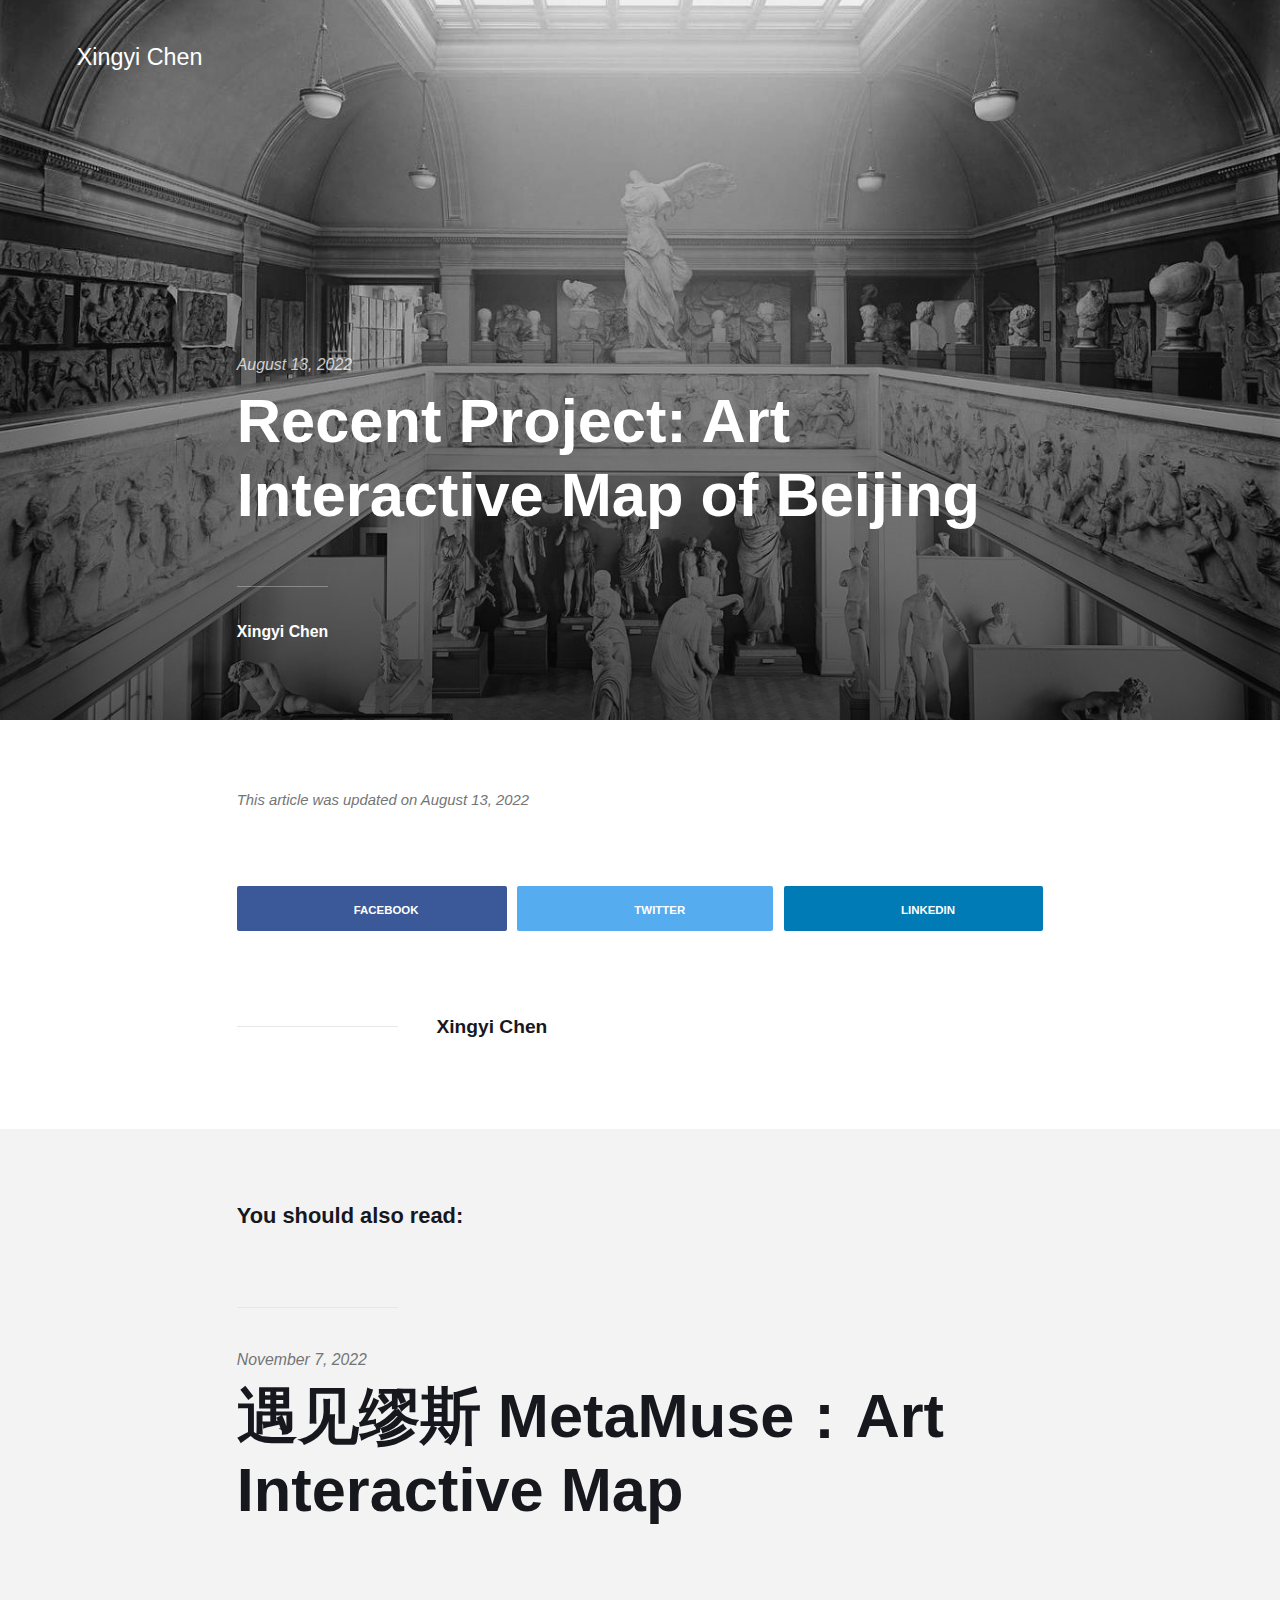
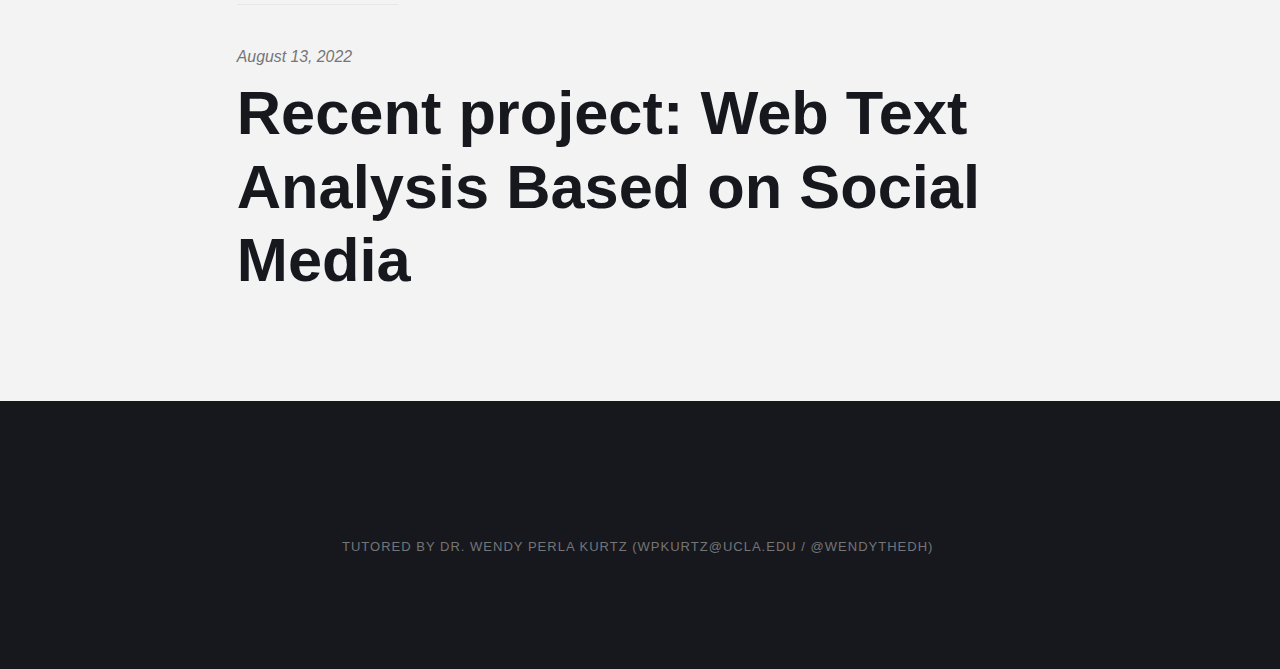
<file: recent-project-art-interactive-map-of-beijing.html>
<!DOCTYPE html><html lang="en-gb"><head><meta charset="utf-8"><meta http-equiv="X-UA-Compatible" content="IE=edge"><meta name="viewport" content="width=device-width,initial-scale=1"><title>Recent Project: Art Interactive Map of Beijing - Xingyi Chen</title><meta name="generator" content="Publii Open-Source CMS for Static Site"><link rel="canonical" href="https://amalia6767.github.io/xingyi/recent-project-art-interactive-map-of-beijing.html"><link rel="alternate" type="application/atom+xml" href="https://amalia6767.github.io/xingyi/feed.xml"><link rel="alternate" type="application/json" href="https://amalia6767.github.io/xingyi/feed.json"><meta property="og:title" content="Recent Project: Art Interactive Map of Beijing"><meta property="og:site_name" content="Xingyi Chen"><meta property="og:description" content=""><meta property="og:url" content="https://amalia6767.github.io/xingyi/recent-project-art-interactive-map-of-beijing.html"><meta property="og:type" content="article"><link rel="stylesheet" href="https://amalia6767.github.io/xingyi/assets/css/style.css?v=13dea3d737f5a50609423fa72c5e568a"><script type="application/ld+json">{"@context":"http://schema.org","@type":"Article","mainEntityOfPage":{"@type":"WebPage","@id":"https://amalia6767.github.io/xingyi/recent-project-art-interactive-map-of-beijing.html"},"headline":"Recent Project: Art Interactive Map of Beijing","datePublished":"2022-08-13T00:52","dateModified":"2022-08-13T00:52","description":"","author":{"@type":"Person","name":"Xingyi Chen","url":"https://amalia6767.github.io/xingyi/authors/xingyi-chen/"},"publisher":{"@type":"Organization","name":"Xingyi Chen"}}</script></head><body><div class="site-container"><header class="top" id="js-header"><a class="logo" href="https://amalia6767.github.io/xingyi/">Xingyi Chen</a></header><main><article class="post"><div class="hero"><figure class="hero__image hero__image--overlay"><img src="https://amalia6767.github.io/xingyi/media/website/birmingham-museums-trust-Mzhf7E-LSVs-unsplash.jpg" srcset="https://amalia6767.github.io/xingyi/media/website/responsive/birmingham-museums-trust-Mzhf7E-LSVs-unsplash-xs.jpg 300w, https://amalia6767.github.io/xingyi/media/website/responsive/birmingham-museums-trust-Mzhf7E-LSVs-unsplash-sm.jpg 480w, https://amalia6767.github.io/xingyi/media/website/responsive/birmingham-museums-trust-Mzhf7E-LSVs-unsplash-md.jpg 768w, https://amalia6767.github.io/xingyi/media/website/responsive/birmingham-museums-trust-Mzhf7E-LSVs-unsplash-lg.jpg 1024w, https://amalia6767.github.io/xingyi/media/website/responsive/birmingham-museums-trust-Mzhf7E-LSVs-unsplash-xl.jpg 1360w, https://amalia6767.github.io/xingyi/media/website/responsive/birmingham-museums-trust-Mzhf7E-LSVs-unsplash-2xl.jpg 1600w" sizes="100vw" loading="eager" alt=""></figure><header class="hero__content"><div class="wrapper"><div class="post__meta"><time datetime="2022-08-13T00:52">August 13, 2022</time></div><h1>Recent Project: Art Interactive Map of Beijing</h1><div class="post__meta post__meta--author"><a href="https://amalia6767.github.io/xingyi/authors/xingyi-chen/" class="feed__author">Xingyi Chen</a></div></div></header></div><div class="wrapper post__entry"></div><footer class="wrapper post__footer"><p class="post__last-updated">This article was updated on August 13, 2022</p><div class="post__share"><a href="https://www.facebook.com/sharer/sharer.php?u=https%3A%2F%2Famalia6767.github.io%2Fxingyi%2Frecent-project-art-interactive-map-of-beijing.html" class="js-share facebook" rel="nofollow noopener noreferrer"><svg class="icon" aria-hidden="true" focusable="false"><use xlink:href="https://amalia6767.github.io/xingyi/assets/svg/svg-map.svg#facebook"/></svg> <span>Facebook</span> </a><a href="https://twitter.com/share?url=https%3A%2F%2Famalia6767.github.io%2Fxingyi%2Frecent-project-art-interactive-map-of-beijing.html&amp;via=https%3A%2F%2Ftwitter.com%2FEureka6767&amp;text=Recent%20Project%3A%20Art%20Interactive%20Map%20of%20Beijing" class="js-share twitter" rel="nofollow noopener noreferrer"><svg class="icon" aria-hidden="true" focusable="false"><use xlink:href="https://amalia6767.github.io/xingyi/assets/svg/svg-map.svg#twitter"/></svg> <span>Twitter</span> </a><a href="https://www.linkedin.com/sharing/share-offsite/?url=https%3A%2F%2Famalia6767.github.io%2Fxingyi%2Frecent-project-art-interactive-map-of-beijing.html" class="js-share linkedin" rel="nofollow noopener noreferrer"><svg class="icon" aria-hidden="true" focusable="false"><use xlink:href="https://amalia6767.github.io/xingyi/assets/svg/svg-map.svg#linkedin"/></svg> <span>LinkedIn</span></a></div><div class="post__bio bio"><div class="bio__info"><h3 class="bio__name"><a href="https://amalia6767.github.io/xingyi/authors/xingyi-chen/" rel="author">Xingyi Chen</a></h3></div></div></footer></article><div class="post__related related"><div class="wrapper"><h2 class="h5 related__title">You should also read:</h2><article class="related__item"><div class="feed__meta"><time datetime="2022-11-07T23:06" class="feed__date">November 7, 2022</time></div><h3 class="h1"><a href="https://amalia6767.github.io/xingyi/yu-jian-mou-si-metamuseart-interactive-map.html">遇见缪斯 MetaMuse：Art Interactive Map</a></h3></article><article class="related__item"><div class="feed__meta"><time datetime="2022-08-13T00:51" class="feed__date">August 13, 2022</time></div><h3 class="h1"><a href="https://amalia6767.github.io/xingyi/recent-project-text-analysis-based-on-social-media.html">Recent project: Web Text Analysis Based on Social Media</a></h3></article></div></div></main><footer class="footer"><div class="footer__copyright"><p>Tutored by Dr. Wendy Perla Kurtz (wpkurtz@ucla.edu / @WendytheDH) </p></div><button onclick="backToTopFunction()" id="backToTop" class="footer__bttop" aria-label="Back to top" title="Back to top"><svg><use xlink:href="https://amalia6767.github.io/xingyi/assets/svg/svg-map.svg#toparrow"/></svg></button></footer></div><script defer="defer" src="https://amalia6767.github.io/xingyi/assets/js/scripts.min.js?v=f47c11534595205f20935f0db2a62a85"></script><script>window.publiiThemeMenuConfig={mobileMenuMode:'sidebar',animationSpeed:300,submenuWidth: 'auto',doubleClickTime:500,mobileMenuExpandableSubmenus:true,relatedContainerForOverlayMenuSelector:'.top'};</script><script>var images = document.querySelectorAll('img[loading]');

        for (var i = 0; i < images.length; i++) {
            if (images[i].complete) {
                images[i].classList.add('is-loaded');
            } else {
                images[i].addEventListener('load', function () {
                    this.classList.add('is-loaded');
                }, false);
            }
        }</script></body></html>
</file>
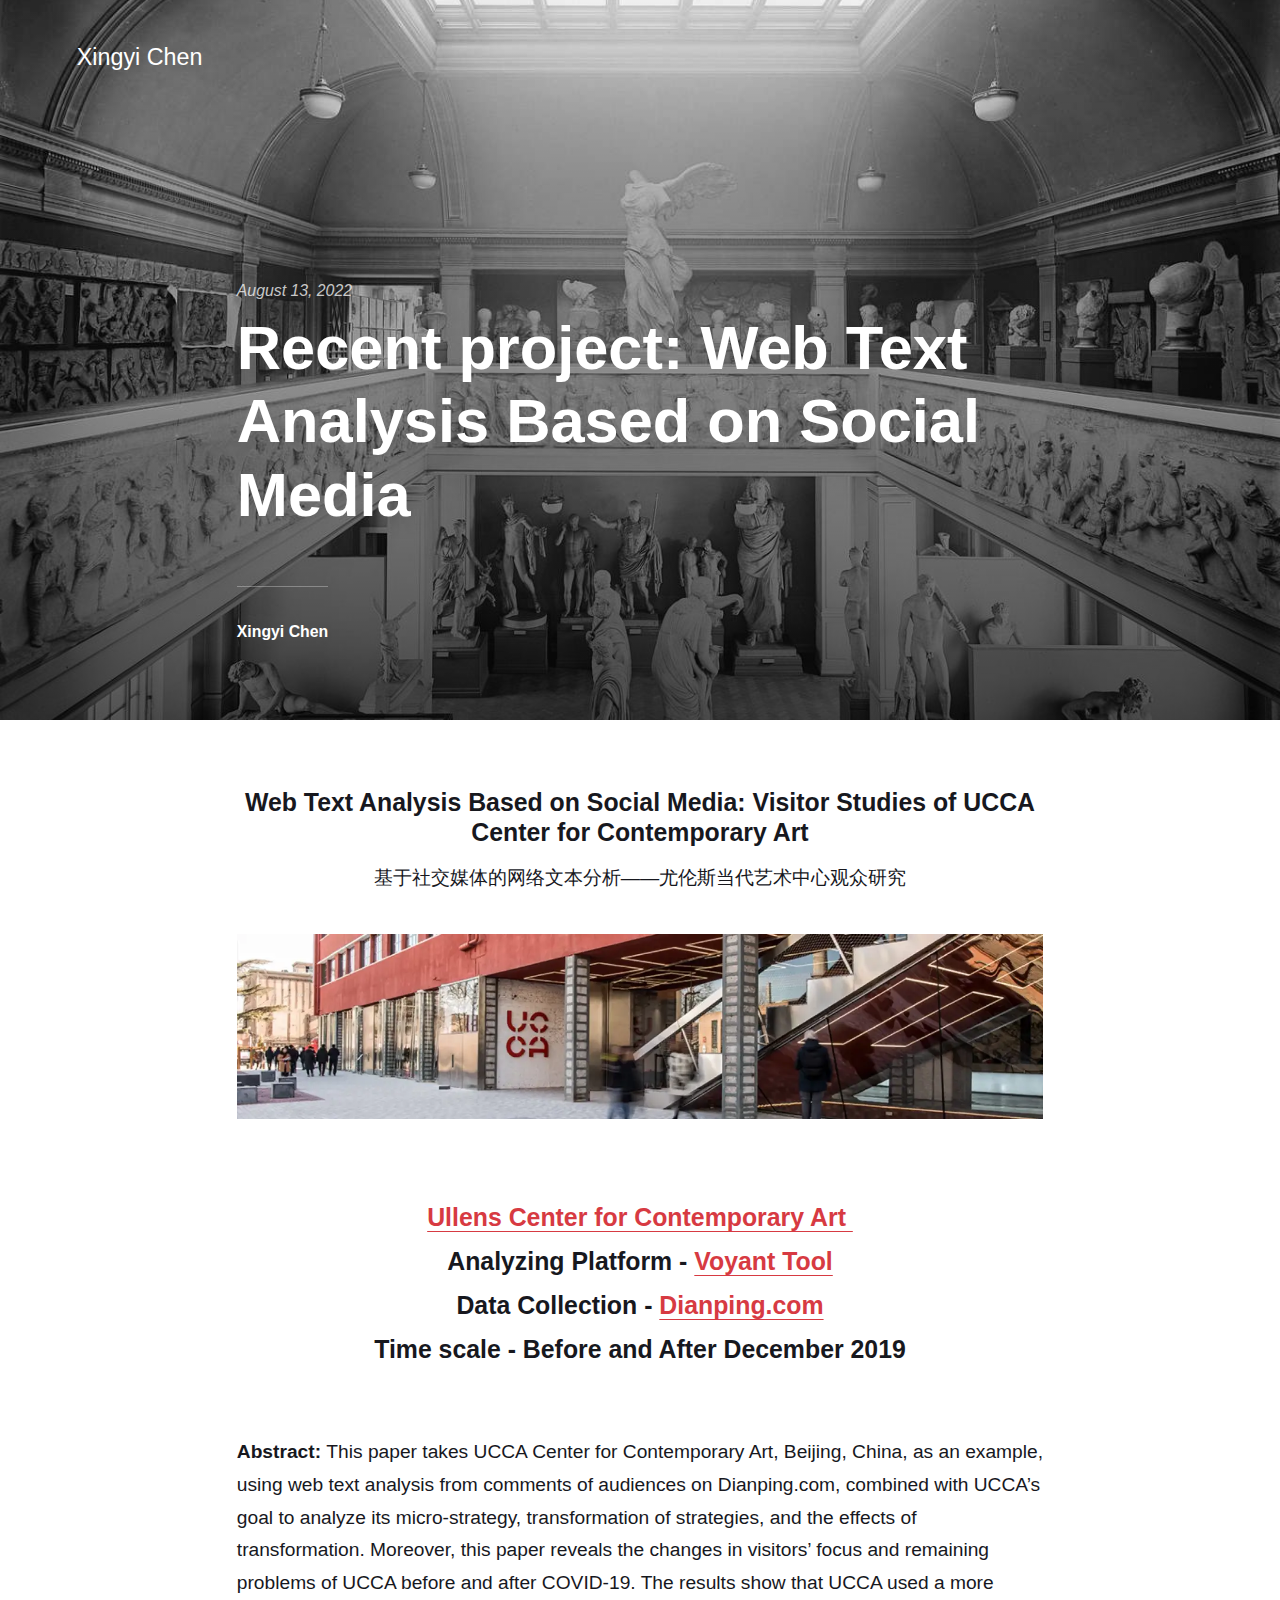
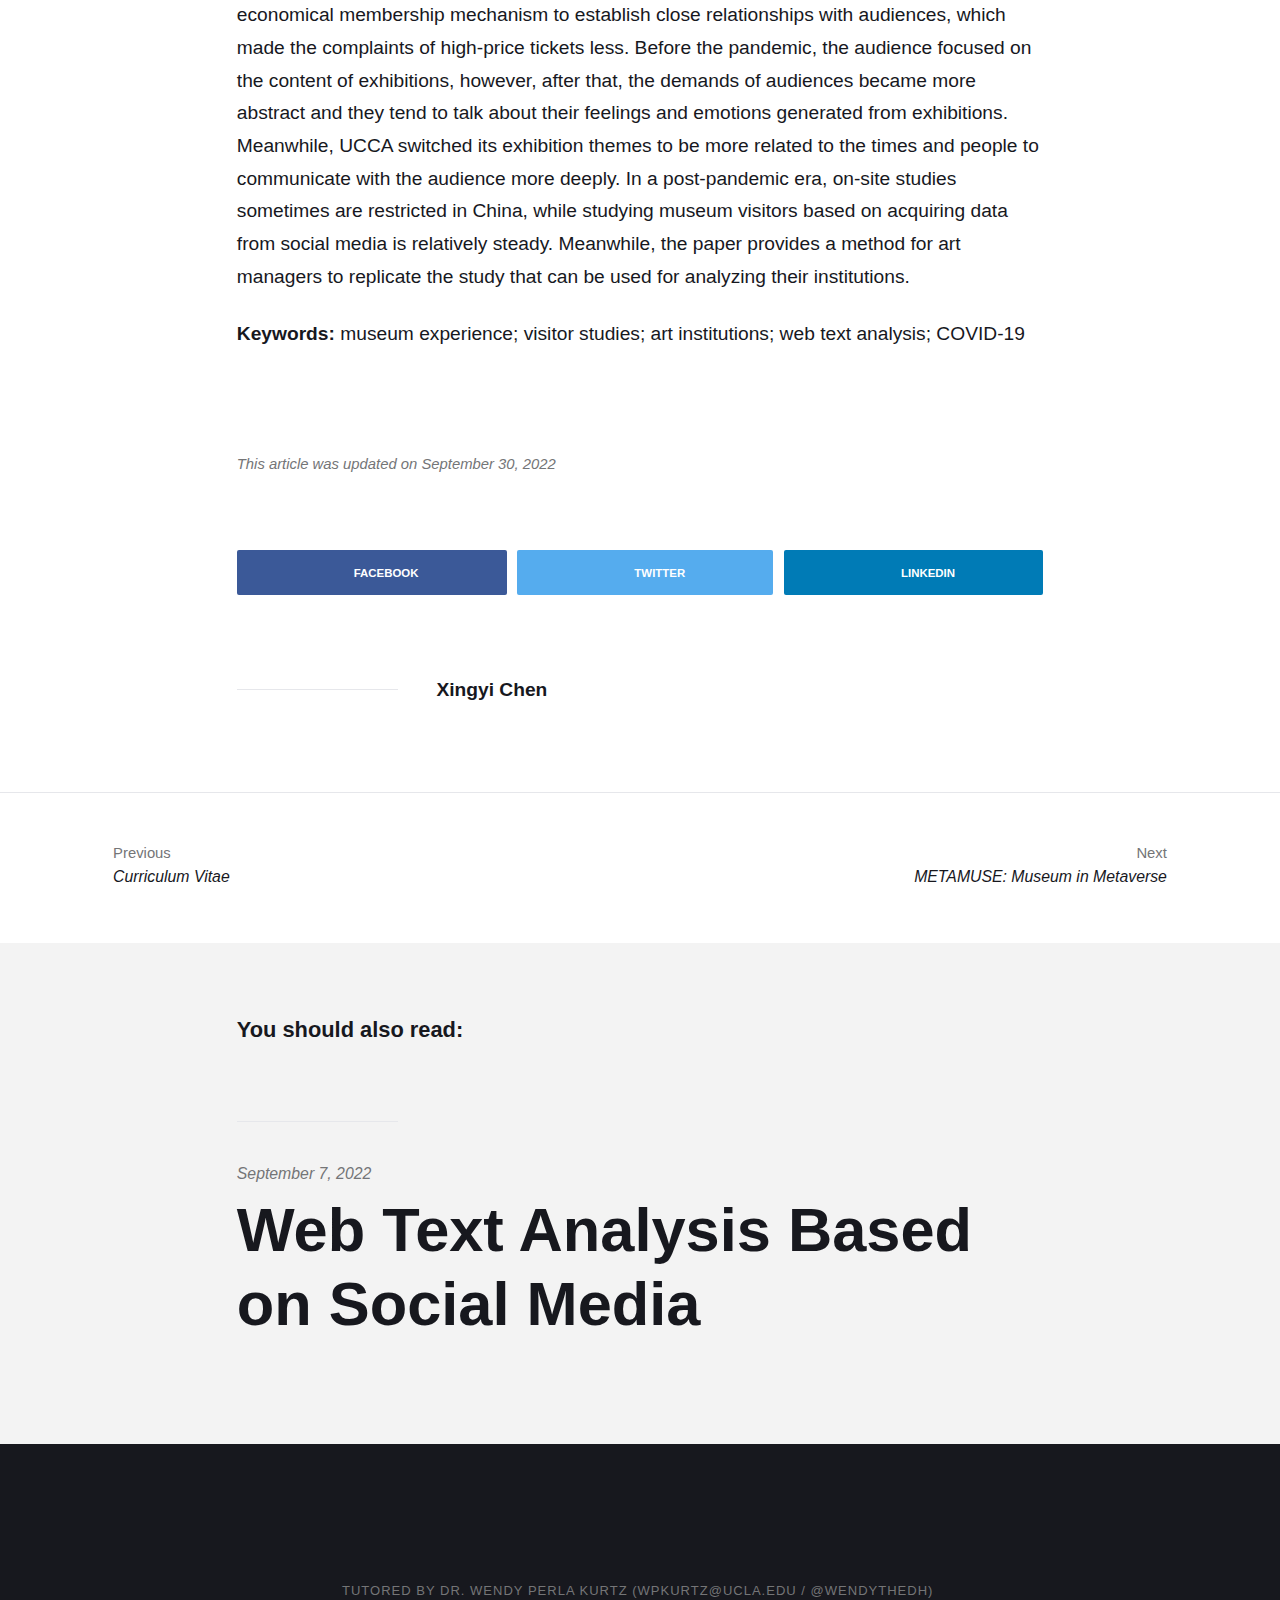
<file: recent-project-text-analysis-based-on-social-media.html>
<!DOCTYPE html><html lang="en-gb"><head><meta charset="utf-8"><meta http-equiv="X-UA-Compatible" content="IE=edge"><meta name="viewport" content="width=device-width,initial-scale=1"><title>Recent project: Web Text Analysis Based on Social Media - Xingyi Chen</title><meta name="description" content="Web Text Analysis Based on Social Media: Visitor Studies of UCCA Center for Contemporary Art 基于社交媒体的网络文本分析——尤伦斯当代艺术中心观众研究 Abstract: This paper takes UCCA Center for Contemporary Art, Beijing, China, as an example, using web text analysis from comments of audiences on Dianping.com, combined with UCCA’s goal to analyze its micro-strategy, transformation of strategies, and the effects&hellip;"><meta name="generator" content="Publii Open-Source CMS for Static Site"><link rel="canonical" href="https://amalia6767.github.io/xingyi/recent-project-text-analysis-based-on-social-media.html"><link rel="alternate" type="application/atom+xml" href="https://amalia6767.github.io/xingyi/feed.xml"><link rel="alternate" type="application/json" href="https://amalia6767.github.io/xingyi/feed.json"><meta property="og:title" content="Recent project: Web Text Analysis Based on Social Media"><meta property="og:site_name" content="Xingyi Chen"><meta property="og:description" content="Web Text Analysis Based on Social Media: Visitor Studies of UCCA Center for Contemporary Art 基于社交媒体的网络文本分析——尤伦斯当代艺术中心观众研究 Abstract: This paper takes UCCA Center for Contemporary Art, Beijing, China, as an example, using web text analysis from comments of audiences on Dianping.com, combined with UCCA’s goal to analyze its micro-strategy, transformation of strategies, and the effects&hellip;"><meta property="og:url" content="https://amalia6767.github.io/xingyi/recent-project-text-analysis-based-on-social-media.html"><meta property="og:type" content="article"><link rel="stylesheet" href="https://amalia6767.github.io/xingyi/assets/css/style.css?v=13dea3d737f5a50609423fa72c5e568a"><script type="application/ld+json">{"@context":"http://schema.org","@type":"Article","mainEntityOfPage":{"@type":"WebPage","@id":"https://amalia6767.github.io/xingyi/recent-project-text-analysis-based-on-social-media.html"},"headline":"Recent project: Web Text Analysis Based on Social Media","datePublished":"2022-08-13T00:51","dateModified":"2022-09-30T22:59","description":"Web Text Analysis Based on Social Media: Visitor Studies of UCCA Center for Contemporary Art 基于社交媒体的网络文本分析——尤伦斯当代艺术中心观众研究 Abstract: This paper takes UCCA Center for Contemporary Art, Beijing, China, as an example, using web text analysis from comments of audiences on Dianping.com, combined with UCCA’s goal to analyze its micro-strategy, transformation of strategies, and the effects&hellip;","author":{"@type":"Person","name":"Xingyi Chen","url":"https://amalia6767.github.io/xingyi/authors/xingyi-chen/"},"publisher":{"@type":"Organization","name":"Xingyi Chen"}}</script></head><body><div class="site-container"><header class="top" id="js-header"><a class="logo" href="https://amalia6767.github.io/xingyi/">Xingyi Chen</a></header><main><article class="post"><div class="hero"><figure class="hero__image hero__image--overlay"><img src="https://amalia6767.github.io/xingyi/media/website/birmingham-museums-trust-Mzhf7E-LSVs-unsplash.jpg" srcset="https://amalia6767.github.io/xingyi/media/website/responsive/birmingham-museums-trust-Mzhf7E-LSVs-unsplash-xs.jpg 300w, https://amalia6767.github.io/xingyi/media/website/responsive/birmingham-museums-trust-Mzhf7E-LSVs-unsplash-sm.jpg 480w, https://amalia6767.github.io/xingyi/media/website/responsive/birmingham-museums-trust-Mzhf7E-LSVs-unsplash-md.jpg 768w, https://amalia6767.github.io/xingyi/media/website/responsive/birmingham-museums-trust-Mzhf7E-LSVs-unsplash-lg.jpg 1024w, https://amalia6767.github.io/xingyi/media/website/responsive/birmingham-museums-trust-Mzhf7E-LSVs-unsplash-xl.jpg 1360w, https://amalia6767.github.io/xingyi/media/website/responsive/birmingham-museums-trust-Mzhf7E-LSVs-unsplash-2xl.jpg 1600w" sizes="100vw" loading="eager" alt=""></figure><header class="hero__content"><div class="wrapper"><div class="post__meta"><time datetime="2022-08-13T00:51">August 13, 2022</time></div><h1>Recent project: Web Text Analysis Based on Social Media</h1><div class="post__meta post__meta--author"><a href="https://amalia6767.github.io/xingyi/authors/xingyi-chen/" class="feed__author">Xingyi Chen</a></div></div></header></div><div class="wrapper post__entry"><h4 class="align-center"><strong>Web Text Analysis Based on Social Media: Visitor Studies of UCCA Center for Contemporary Art</strong></h4><p class="align-center">基于社交媒体的网络文本分析——尤伦斯当代艺术中心观众研究</p><figure class="post__image"><img loading="lazy" src="https://amalia6767.github.io/xingyi/media/posts/2/Xia-Zai.webp" alt="" width="1440" height="330" sizes="100vw" srcset="https://amalia6767.github.io/xingyi/media/posts/2/responsive/Xia-Zai-xs.webp 300w, https://amalia6767.github.io/xingyi/media/posts/2/responsive/Xia-Zai-sm.webp 480w, https://amalia6767.github.io/xingyi/media/posts/2/responsive/Xia-Zai-md.webp 768w, https://amalia6767.github.io/xingyi/media/posts/2/responsive/Xia-Zai-lg.webp 1024w, https://amalia6767.github.io/xingyi/media/posts/2/responsive/Xia-Zai-xl.webp 1360w, https://amalia6767.github.io/xingyi/media/posts/2/responsive/Xia-Zai-2xl.webp 1600w"></figure><h4 class="align-center"><a href="https://ucca.org.cn/en/" target="_blank" rel="noopener noreferrer">Ullens Center for Contemporary Art </a></h4><h4 class="align-center">Analyzing Platform - <a href="https://voyant-tools.org/?corpus=093fd0b40e06e4a36aa5383c92fbe092" target="_blank" rel="noopener noreferrer">Voyant Tool</a></h4><h4 class="align-center">Data Collection - <a href="https://www.dianping.com/" target="_blank" rel="noopener noreferrer">Dianping.com</a></h4><h4 class="align-center"><strong>Time scale - </strong>Before and After December 2019</h4><p> </p><p><strong>Abstract: </strong>This paper takes UCCA Center for Contemporary Art, Beijing, China, as an example, using web text analysis from comments of audiences on Dianping.com, combined with UCCA’s goal to analyze its micro-strategy, transformation of strategies, and the effects of transformation. Moreover, this paper reveals the changes in visitors’ focus and remaining problems of UCCA before and after COVID-19. The results show that UCCA used a more economical membership mechanism to establish close relationships with audiences, which made the complaints of high-price tickets less. Before the pandemic, the audience focused on the content of exhibitions, however, after that, the demands of audiences became more abstract and they tend to talk about their feelings and emotions generated from exhibitions. Meanwhile, UCCA switched its exhibition themes to be more related to the times and people to communicate with the audience more deeply. In a post-pandemic era, on-site studies sometimes are restricted in China, while studying museum visitors based on acquiring data from social media is relatively steady. Meanwhile, the paper provides a method for art managers to replicate the study that can be used for analyzing their institutions.</p><p><strong>Keywords: </strong>museum experience; visitor studies; art institutions; web text analysis; COVID-19</p><p> </p></div><footer class="wrapper post__footer"><p class="post__last-updated">This article was updated on September 30, 2022</p><div class="post__share"><a href="https://www.facebook.com/sharer/sharer.php?u=https%3A%2F%2Famalia6767.github.io%2Fxingyi%2Frecent-project-text-analysis-based-on-social-media.html" class="js-share facebook" rel="nofollow noopener noreferrer"><svg class="icon" aria-hidden="true" focusable="false"><use xlink:href="https://amalia6767.github.io/xingyi/assets/svg/svg-map.svg#facebook"/></svg> <span>Facebook</span> </a><a href="https://twitter.com/share?url=https%3A%2F%2Famalia6767.github.io%2Fxingyi%2Frecent-project-text-analysis-based-on-social-media.html&amp;via=https%3A%2F%2Ftwitter.com%2FEureka6767&amp;text=Recent%20project%3A%20Web%20Text%20Analysis%20Based%20on%20Social%20Media" class="js-share twitter" rel="nofollow noopener noreferrer"><svg class="icon" aria-hidden="true" focusable="false"><use xlink:href="https://amalia6767.github.io/xingyi/assets/svg/svg-map.svg#twitter"/></svg> <span>Twitter</span> </a><a href="https://www.linkedin.com/sharing/share-offsite/?url=https%3A%2F%2Famalia6767.github.io%2Fxingyi%2Frecent-project-text-analysis-based-on-social-media.html" class="js-share linkedin" rel="nofollow noopener noreferrer"><svg class="icon" aria-hidden="true" focusable="false"><use xlink:href="https://amalia6767.github.io/xingyi/assets/svg/svg-map.svg#linkedin"/></svg> <span>LinkedIn</span></a></div><div class="post__bio bio"><div class="bio__info"><h3 class="bio__name"><a href="https://amalia6767.github.io/xingyi/authors/xingyi-chen/" rel="author">Xingyi Chen</a></h3></div></div></footer></article><nav class="post__nav"><div class="post__nav-inner"><div class="post__nav-prev"><svg width="1.041em" height="0.416em" aria-hidden="true"><use xlink:href="https://amalia6767.github.io/xingyi/assets/svg/svg-map.svg#arrow-prev"/></svg> <a href="https://amalia6767.github.io/xingyi/thanks-for-knowing-me.html" class="post__nav-link" rel="prev"><span>Previous</span> Curriculum Vitae</a></div><div class="post__nav-next"><a href="https://amalia6767.github.io/xingyi/metamuse-a-museum-in-metaverse.html" class="post__nav-link" rel="next"><span>Next</span> METAMUSE: Museum in Metaverse </a><svg width="1.041em" height="0.416em" aria-hidden="true"><use xlink:href="https://amalia6767.github.io/xingyi/assets/svg/svg-map.svg#arrow-next"/></svg></div></div></nav><div class="post__related related"><div class="wrapper"><h2 class="h5 related__title">You should also read:</h2><article class="related__item"><div class="feed__meta"><time datetime="2022-09-07T16:49" class="feed__date">September 7, 2022</time></div><h3 class="h1"><a href="https://amalia6767.github.io/xingyi/web-text-analysis-based-on-dianpingcom-a-comparative-study-of-the-visitor-experience-in-ucca-center-for-contemporary-art-before-and-after-covid-19.html">Web Text Analysis Based on Social Media</a></h3></article></div></div></main><footer class="footer"><div class="footer__copyright"><p>Tutored by Dr. Wendy Perla Kurtz (wpkurtz@ucla.edu / @WendytheDH) </p></div><button onclick="backToTopFunction()" id="backToTop" class="footer__bttop" aria-label="Back to top" title="Back to top"><svg><use xlink:href="https://amalia6767.github.io/xingyi/assets/svg/svg-map.svg#toparrow"/></svg></button></footer></div><script defer="defer" src="https://amalia6767.github.io/xingyi/assets/js/scripts.min.js?v=f47c11534595205f20935f0db2a62a85"></script><script>window.publiiThemeMenuConfig={mobileMenuMode:'sidebar',animationSpeed:300,submenuWidth: 'auto',doubleClickTime:500,mobileMenuExpandableSubmenus:true,relatedContainerForOverlayMenuSelector:'.top'};</script><script>var images = document.querySelectorAll('img[loading]');

        for (var i = 0; i < images.length; i++) {
            if (images[i].complete) {
                images[i].classList.add('is-loaded');
            } else {
                images[i].addEventListener('load', function () {
                    this.classList.add('is-loaded');
                }, false);
            }
        }</script></body></html>
</file>
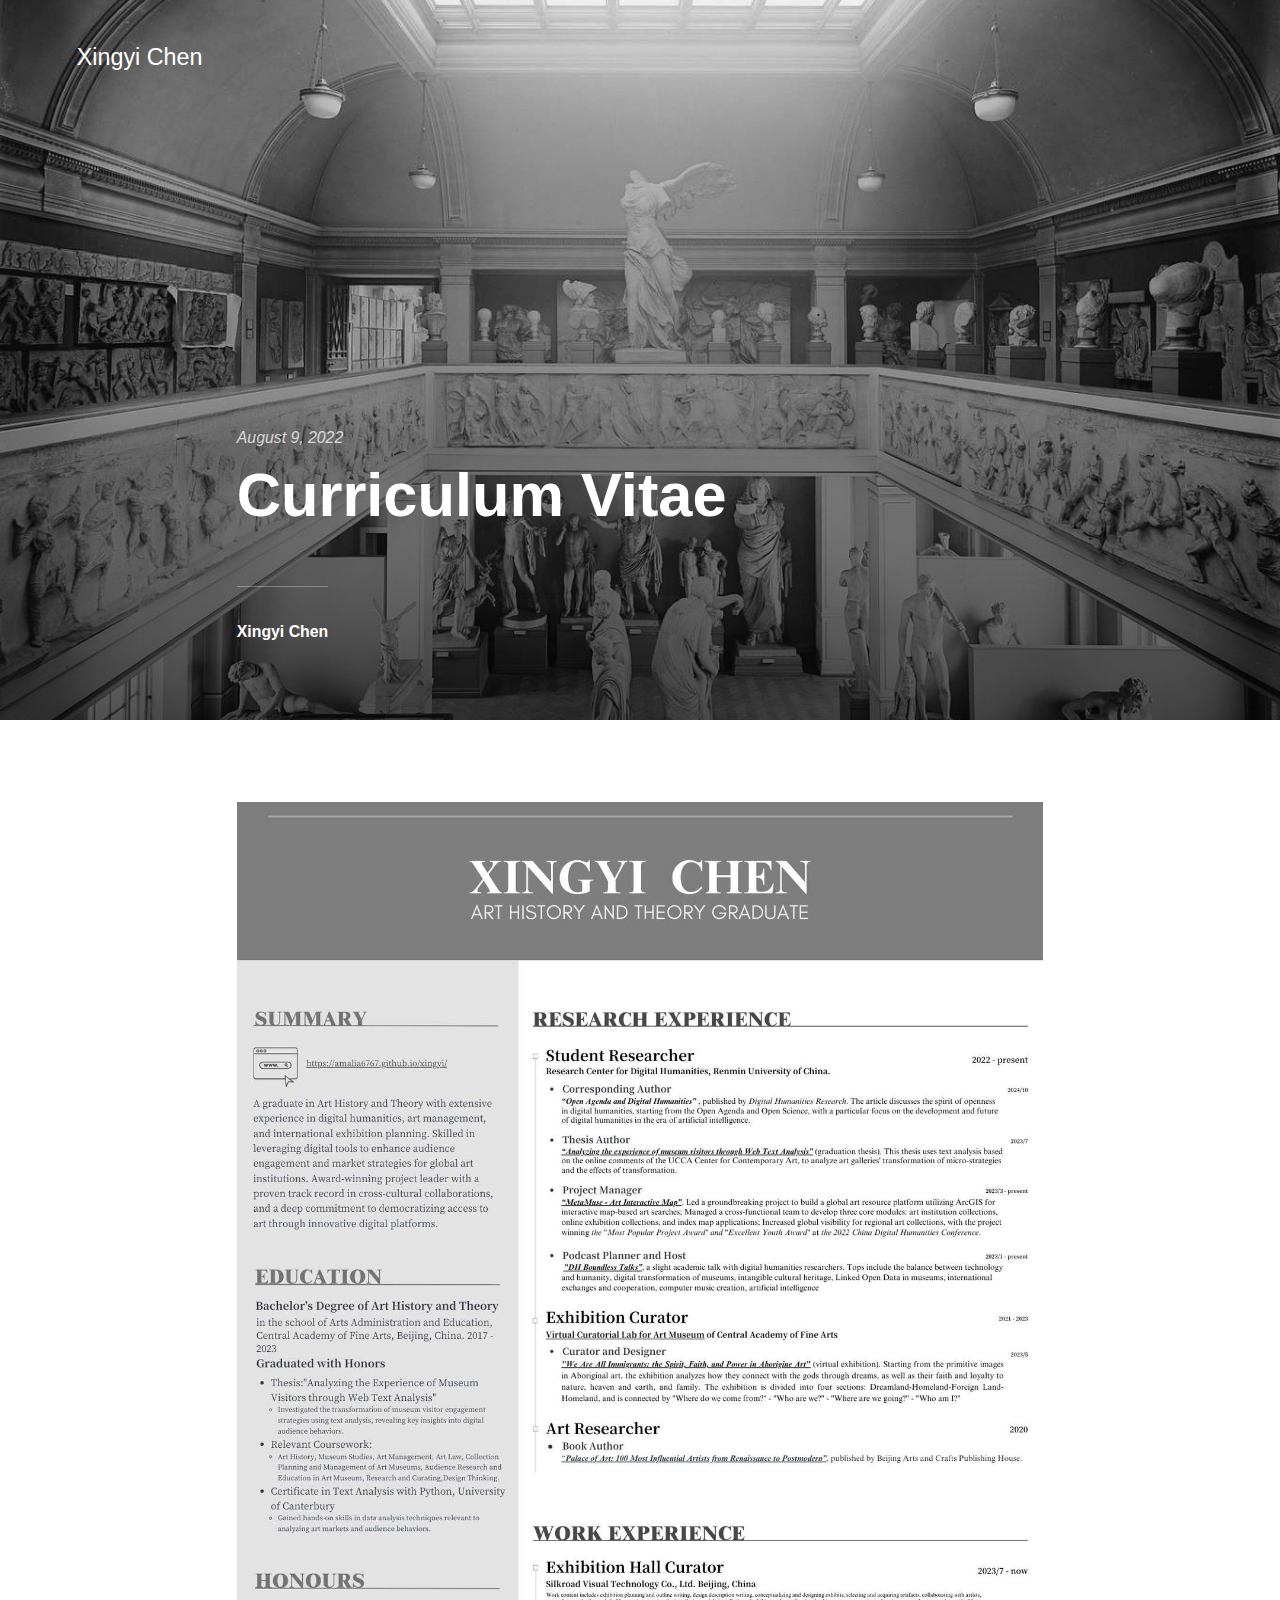
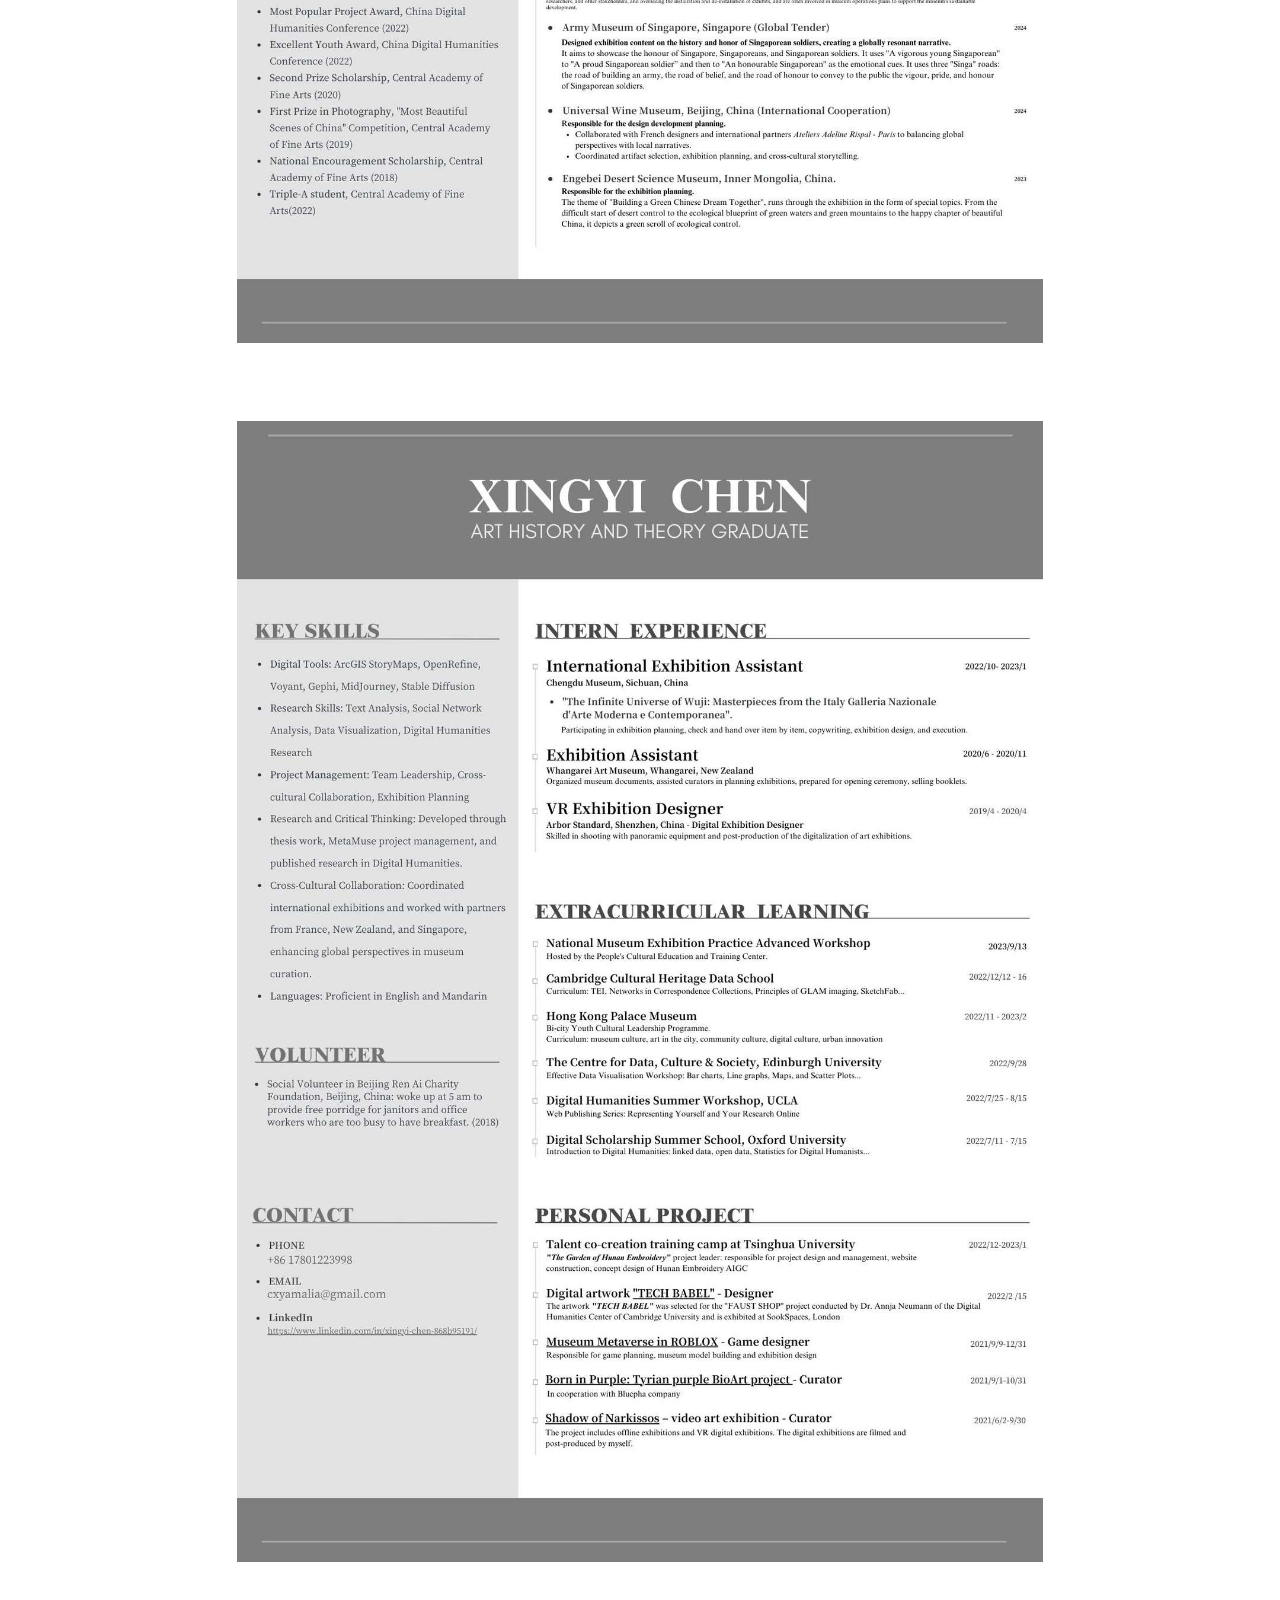
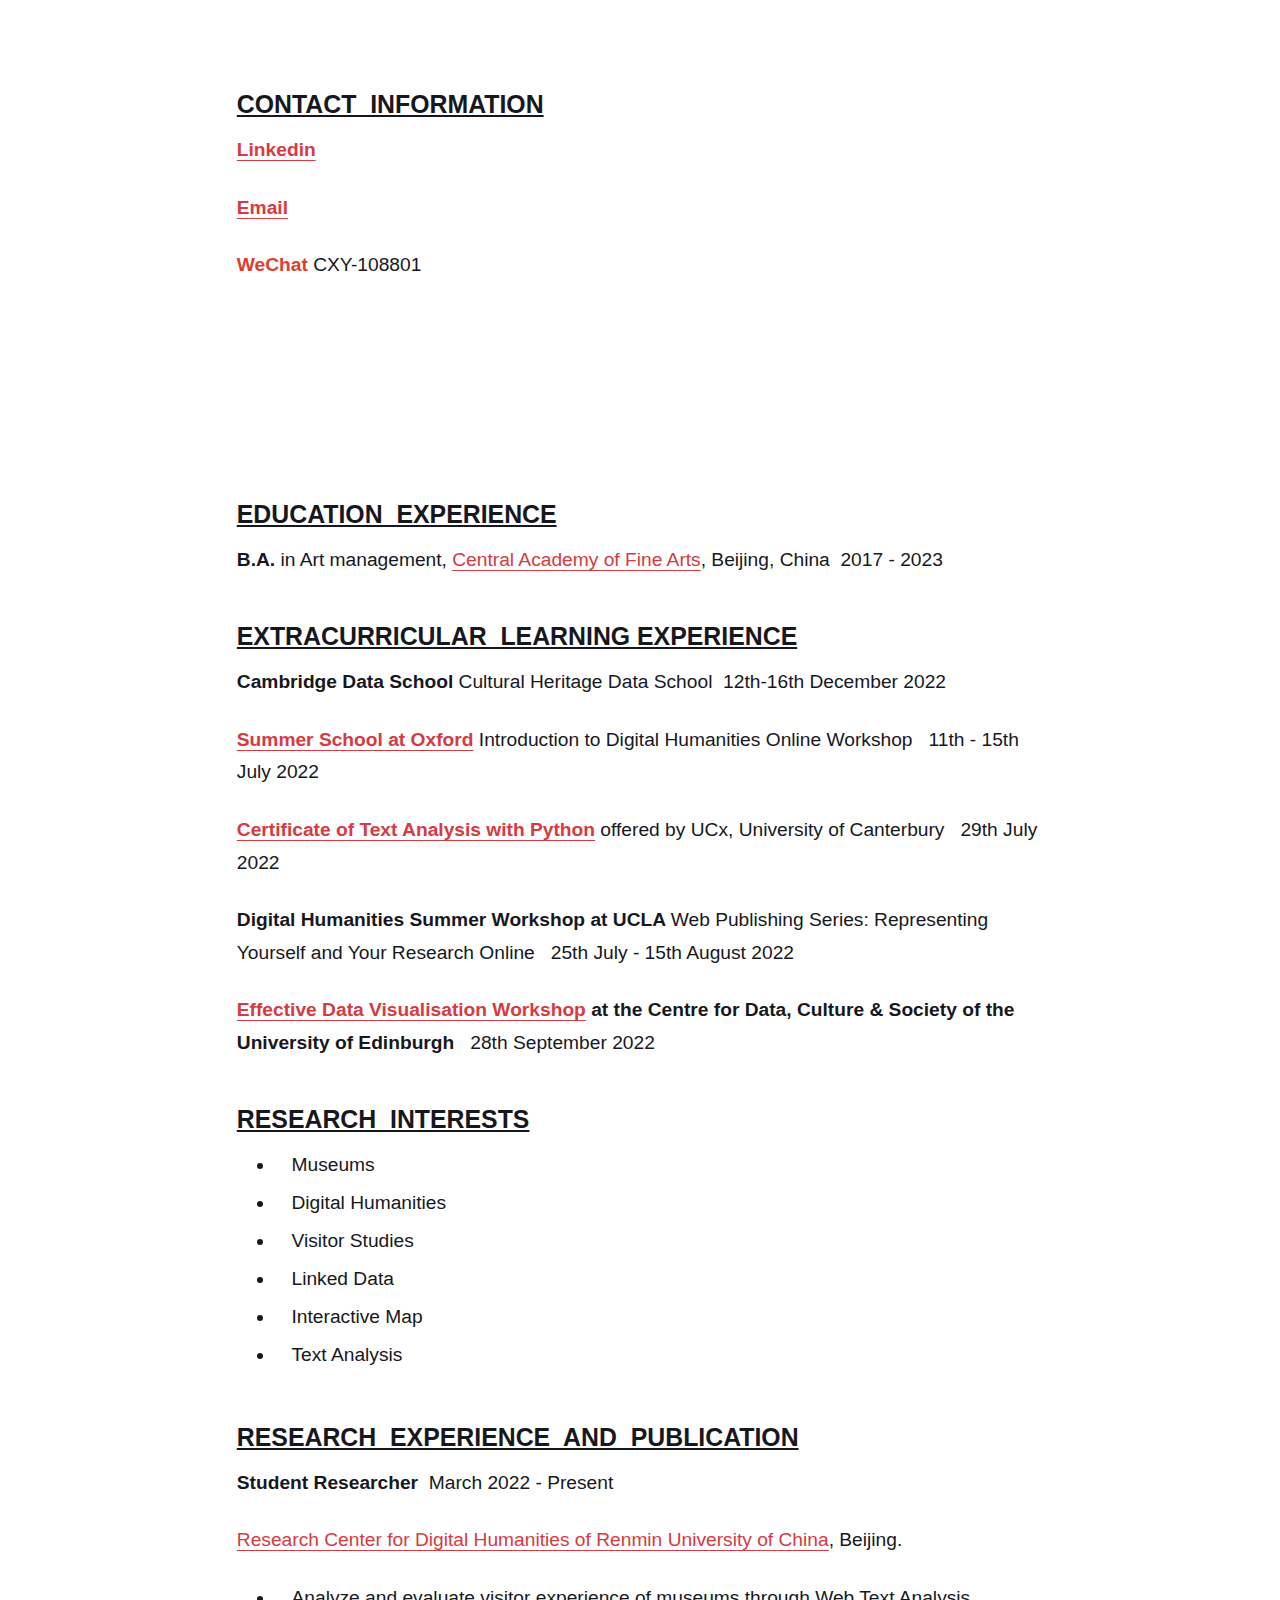
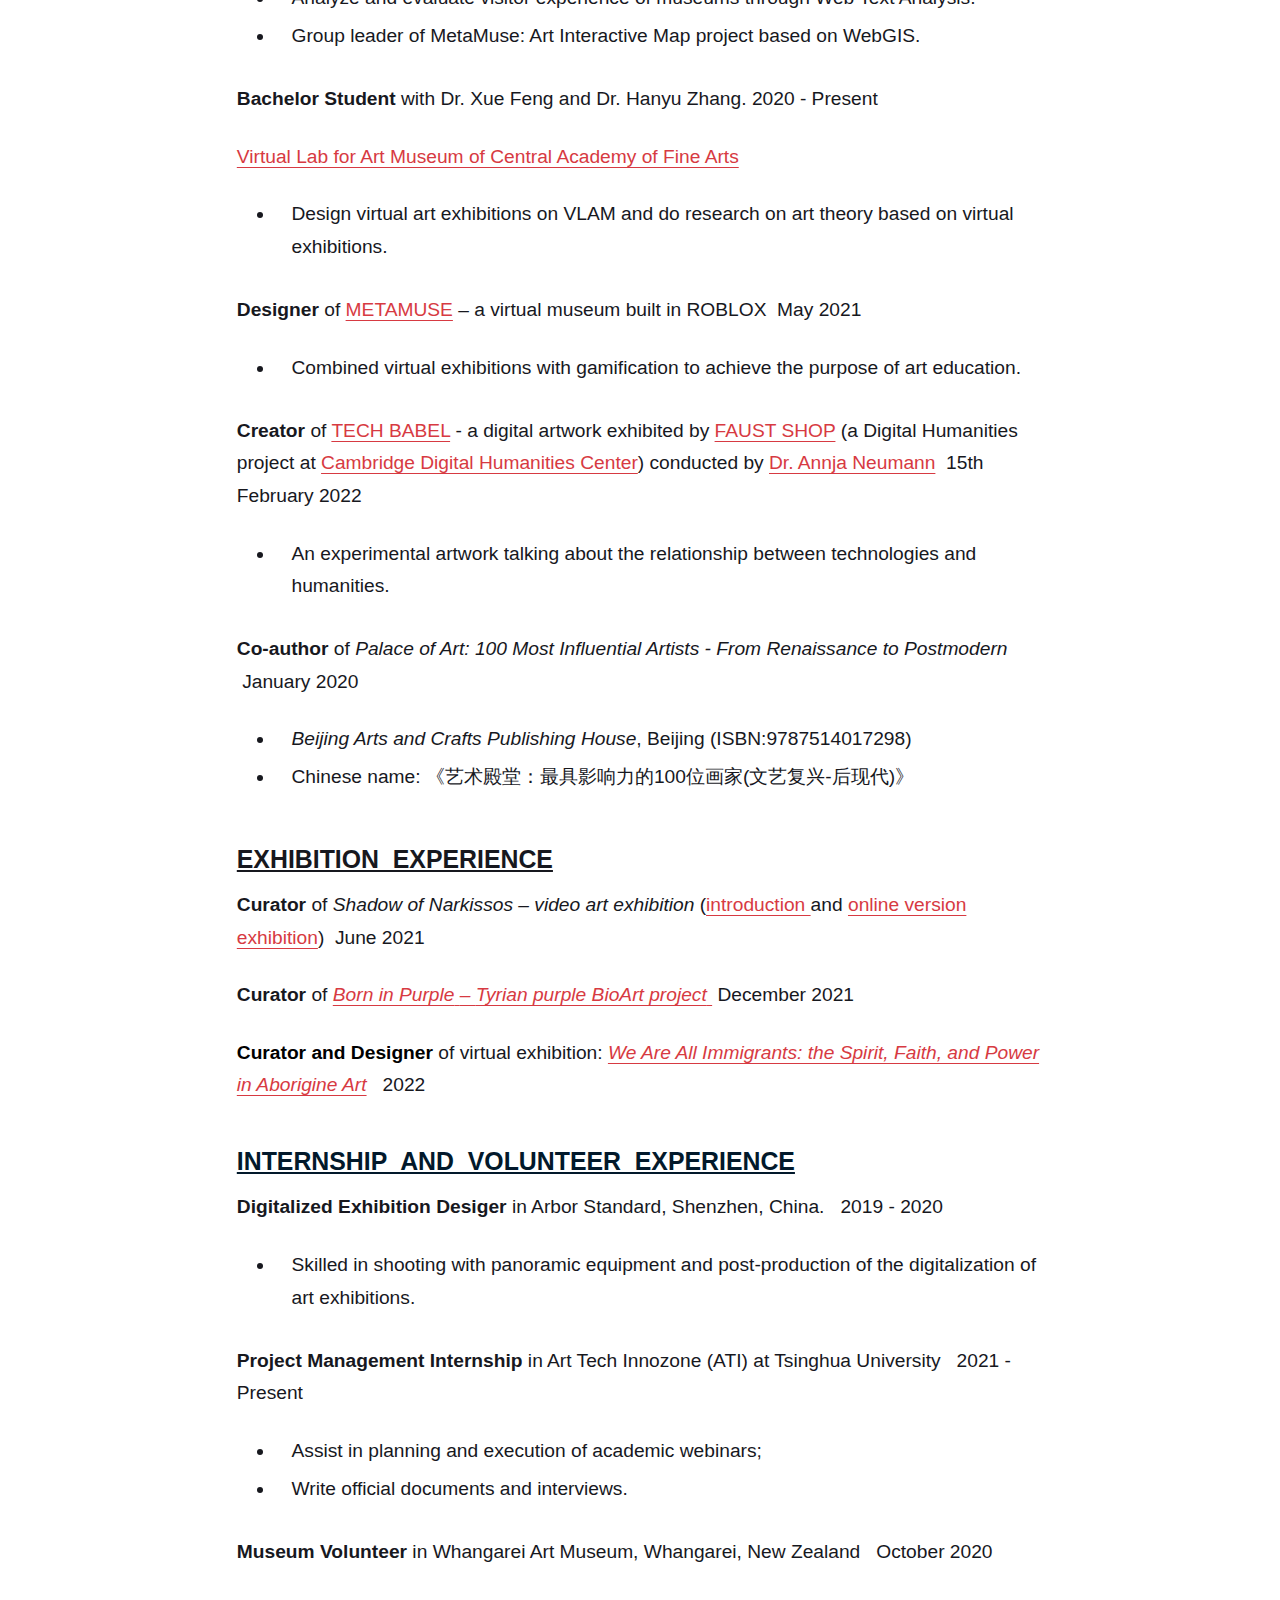
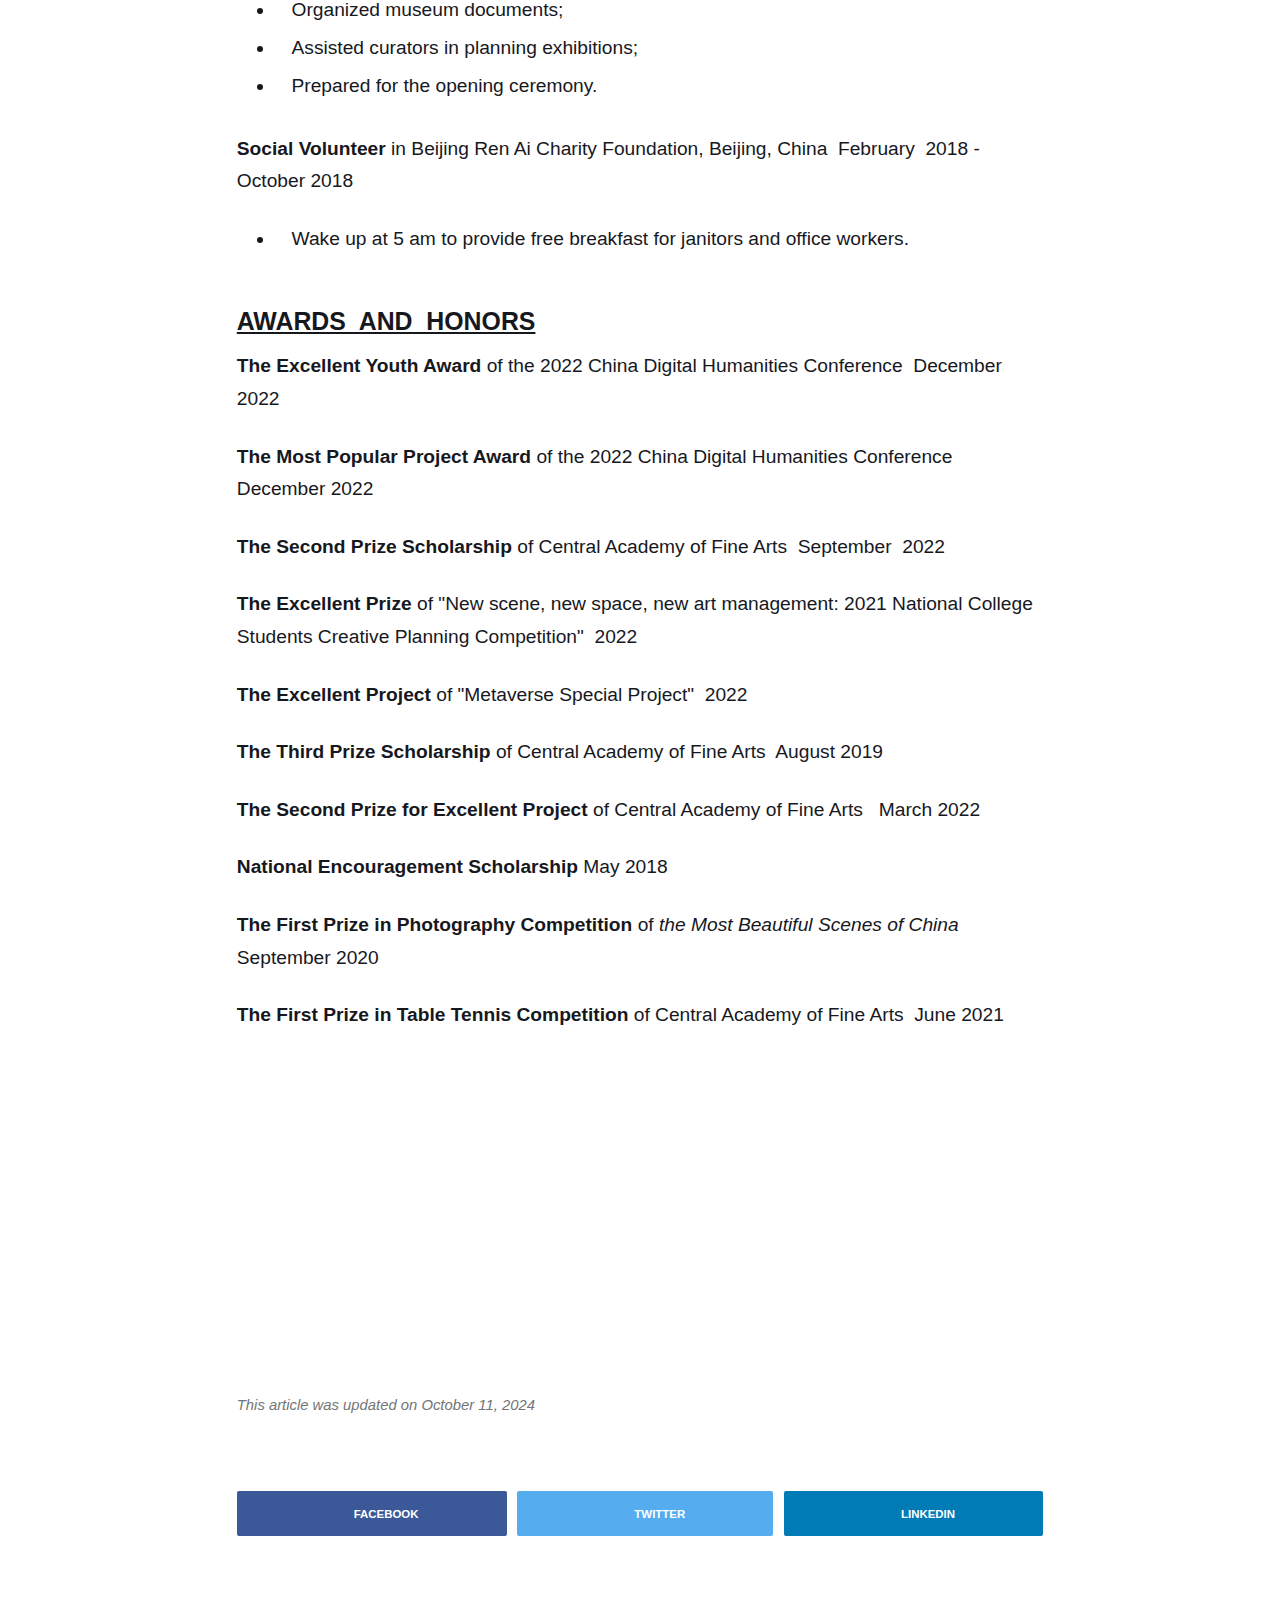
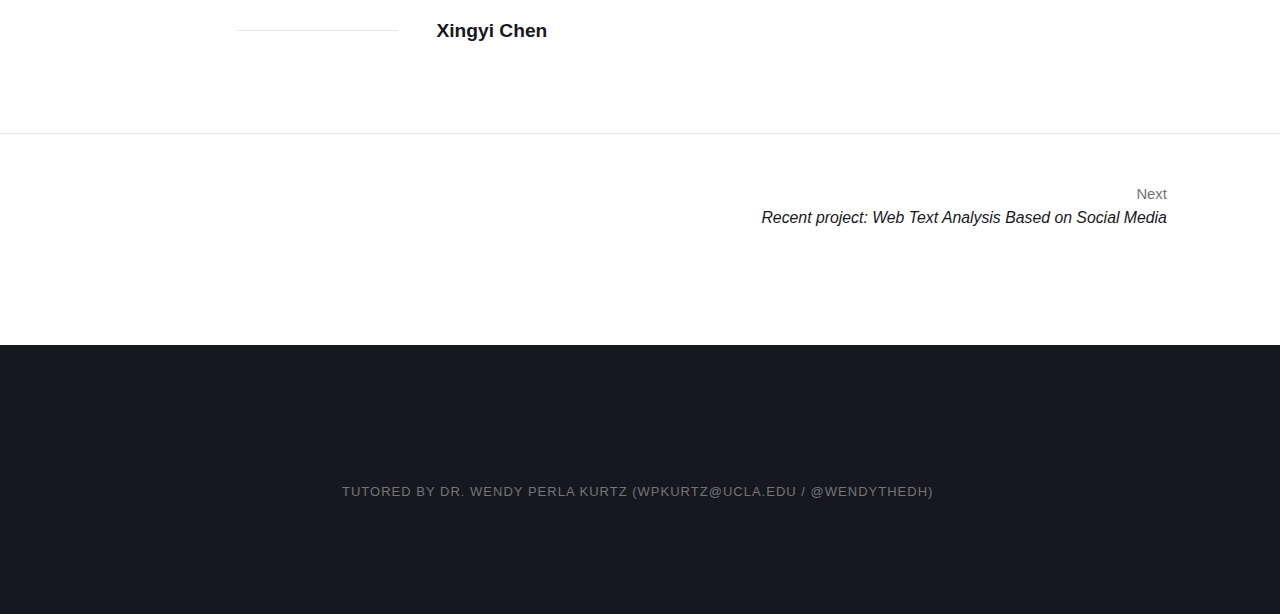
<file: thanks-for-knowing-me.html>
<!DOCTYPE html><html lang="en-gb"><head><meta charset="utf-8"><meta http-equiv="X-UA-Compatible" content="IE=edge"><meta name="viewport" content="width=device-width,initial-scale=1"><title>Curriculum Vitae - Xingyi Chen</title><meta name="description" content="CONTACT INFORMATION Linkedin Email WeChat CXY-108801 B.A. in Art management, Central Academy of Fine Arts, Beijing, China 2017 - 2023 Cambridge Data School Cultural Heritage Data School 12th-16th December 2022 Summer School at Oxford Introduction to Digital Humanities Online Workshop 11th - 15th July 2022 Certificate of Text Analysis with Python offered by UCx,&hellip;"><meta name="generator" content="Publii Open-Source CMS for Static Site"><link rel="canonical" href="https://amalia6767.github.io/xingyi/thanks-for-knowing-me.html"><link rel="alternate" type="application/atom+xml" href="https://amalia6767.github.io/xingyi/feed.xml"><link rel="alternate" type="application/json" href="https://amalia6767.github.io/xingyi/feed.json"><meta property="og:title" content="Curriculum Vitae"><meta property="og:site_name" content="Xingyi Chen"><meta property="og:description" content="CONTACT INFORMATION Linkedin Email WeChat CXY-108801 B.A. in Art management, Central Academy of Fine Arts, Beijing, China 2017 - 2023 Cambridge Data School Cultural Heritage Data School 12th-16th December 2022 Summer School at Oxford Introduction to Digital Humanities Online Workshop 11th - 15th July 2022 Certificate of Text Analysis with Python offered by UCx,&hellip;"><meta property="og:url" content="https://amalia6767.github.io/xingyi/thanks-for-knowing-me.html"><meta property="og:type" content="article"><link rel="stylesheet" href="https://amalia6767.github.io/xingyi/assets/css/style.css?v=13dea3d737f5a50609423fa72c5e568a"><link rel="stylesheet" href="https://amalia6767.github.io/xingyi/assets/css/photoswipe.css?v=357f87f4e9502a5318d89e8e76e0a344"><script type="application/ld+json">{"@context":"http://schema.org","@type":"Article","mainEntityOfPage":{"@type":"WebPage","@id":"https://amalia6767.github.io/xingyi/thanks-for-knowing-me.html"},"headline":"Curriculum Vitae","datePublished":"2022-08-09T01:51","dateModified":"2024-10-11T16:10","description":"CONTACT INFORMATION Linkedin Email WeChat CXY-108801 B.A. in Art management, Central Academy of Fine Arts, Beijing, China 2017 - 2023 Cambridge Data School Cultural Heritage Data School 12th-16th December 2022 Summer School at Oxford Introduction to Digital Humanities Online Workshop 11th - 15th July 2022 Certificate of Text Analysis with Python offered by UCx,&hellip;","author":{"@type":"Person","name":"Xingyi Chen","url":"https://amalia6767.github.io/xingyi/authors/xingyi-chen/"},"publisher":{"@type":"Organization","name":"Xingyi Chen"}}</script><style>.pswp--svg .pswp__button,
				          .pswp--svg .pswp__button--arrow--left:before,
				          .pswp--svg .pswp__button--arrow--right:before {
					          background-image: url(https://amalia6767.github.io/xingyi/assets/svg/gallery-icons-light.svg);
			              }</style></head><body><div class="site-container"><header class="top" id="js-header"><a class="logo" href="https://amalia6767.github.io/xingyi/">Xingyi Chen</a></header><main><article class="post"><div class="hero"><figure class="hero__image hero__image--overlay"><img src="https://amalia6767.github.io/xingyi/media/website/birmingham-museums-trust-Mzhf7E-LSVs-unsplash.jpg" srcset="https://amalia6767.github.io/xingyi/media/website/responsive/birmingham-museums-trust-Mzhf7E-LSVs-unsplash-xs.jpg 300w, https://amalia6767.github.io/xingyi/media/website/responsive/birmingham-museums-trust-Mzhf7E-LSVs-unsplash-sm.jpg 480w, https://amalia6767.github.io/xingyi/media/website/responsive/birmingham-museums-trust-Mzhf7E-LSVs-unsplash-md.jpg 768w, https://amalia6767.github.io/xingyi/media/website/responsive/birmingham-museums-trust-Mzhf7E-LSVs-unsplash-lg.jpg 1024w, https://amalia6767.github.io/xingyi/media/website/responsive/birmingham-museums-trust-Mzhf7E-LSVs-unsplash-xl.jpg 1360w, https://amalia6767.github.io/xingyi/media/website/responsive/birmingham-museums-trust-Mzhf7E-LSVs-unsplash-2xl.jpg 1600w" sizes="100vw" loading="eager" alt=""></figure><header class="hero__content"><div class="wrapper"><div class="post__meta"><time datetime="2022-08-09T01:51">August 9, 2022</time></div><h1>Curriculum Vitae</h1><div class="post__meta post__meta--author"><a href="https://amalia6767.github.io/xingyi/authors/xingyi-chen/" class="feed__author">Xingyi Chen</a></div></div></header></div><div class="wrapper post__entry"><h4></h4><figure class="post__image"><img loading="lazy" src="https://amalia6767.github.io/xingyi/media/posts/1/Ge-Ren-Jian-Li.jpg" alt="" width="1414" height="2000" sizes="100vw" srcset="https://amalia6767.github.io/xingyi/media/posts/1/responsive/Ge-Ren-Jian-Li-xs.jpg 300w, https://amalia6767.github.io/xingyi/media/posts/1/responsive/Ge-Ren-Jian-Li-sm.jpg 480w, https://amalia6767.github.io/xingyi/media/posts/1/responsive/Ge-Ren-Jian-Li-md.jpg 768w, https://amalia6767.github.io/xingyi/media/posts/1/responsive/Ge-Ren-Jian-Li-lg.jpg 1024w, https://amalia6767.github.io/xingyi/media/posts/1/responsive/Ge-Ren-Jian-Li-xl.jpg 1360w, https://amalia6767.github.io/xingyi/media/posts/1/responsive/Ge-Ren-Jian-Li-2xl.jpg 1600w"></figure><figure class="post__image"><img loading="lazy" src="https://amalia6767.github.io/xingyi/media/posts/1/7-2.jpg" alt="" width="1414" height="2000" sizes="100vw" srcset="https://amalia6767.github.io/xingyi/media/posts/1/responsive/7-2-xs.jpg 300w, https://amalia6767.github.io/xingyi/media/posts/1/responsive/7-2-sm.jpg 480w, https://amalia6767.github.io/xingyi/media/posts/1/responsive/7-2-md.jpg 768w, https://amalia6767.github.io/xingyi/media/posts/1/responsive/7-2-lg.jpg 1024w, https://amalia6767.github.io/xingyi/media/posts/1/responsive/7-2-xl.jpg 1360w, https://amalia6767.github.io/xingyi/media/posts/1/responsive/7-2-2xl.jpg 1600w"></figure><h4> </h4><h4><u>CONTACT  INFORMATION</u></h4><p><strong><a href="https://www.linkedin.com/in/xingyi-chen-868b95191/" target="_blank" rel="noopener noreferrer">Linkedin</a> </strong></p><p><strong><a href="cxyamalia@gmail.com" target="_blank" rel="noopener noreferrer">Email</a></strong></p><p><strong><span style="color: #e03e2d;">WeChat</span> </strong>CXY-108801</p><p> </p><p> </p><p> </p><h4><span style="text-decoration: underline;">EDUCATION  EXPERIENCE</span></h4><p class="align-left"><strong>B.A.</strong> in Art management, <a href="https://www.cafa.edu.cn/en/" target="_blank" rel="noopener noreferrer">Central Academy of Fine Arts</a>, Beijing, China  2017 - 2023</p><h4><span style="text-decoration: underline;">EXTRACURRICULAR  LEARNING EXPERIENCE</span></h4><p><strong>Cambridge Data School</strong> Cultural Heritage Data School  12th-16th December 2022</p><p><strong><a href="https://www.linkedin.com/posts/xingyi-chen-868b95191_digitalhumanities-digitalscholarship-dh-activity-6953713978053206016-q0vX?utm_source=share&amp;utm_medium=member_desktop">Summer School at Oxford</a> </strong>Introduction to Digital Humanities Online Workshop   11th - 15th July 2022</p><p><strong><a href="https://courses.edx.org/certificates/3aae137aae5e400fa5e964fcad987504">Certificate of Text Analysis with Python</a></strong> offered by UCx, University of Canterbury   29th July 2022</p><p><strong>Digital Humanities Summer Workshop at UCLA </strong>Web Publishing Series: Representing Yourself and Your Research Online   25th July - 15th August 2022</p><p><strong><a href="https://www.cdcs.ed.ac.uk/events/silent-disco-effective-data-visualisation">Effective Data Visualisation Workshop</a> at the Centre for Data, Culture &amp; Society of the University of Edinburgh</strong>   28th September 2022</p><h4 class="align-left"><span style="text-decoration: underline;">RESEARCH  INTERESTS</span></h4><ul><li>Museums</li><li>Digital Humanities</li><li>Visitor Studies</li><li>Linked Data</li><li>Interactive Map</li><li>Text Analysis</li></ul><h4><span style="text-decoration: underline;">RESEARCH  EXPERIENCE  AND  PUBLICATION</span></h4><p class="align-left"><strong>S</strong><strong>tudent Researcher</strong>  March 2022 - Present</p><p><a href="http://dh.ruc.edu.cn/" target="_blank" rel="noopener noreferrer">Research Center for Digital Humanities of Renmin University of China</a>, Beijing. </p><ul><li>Analyze and evaluate visitor experience of museums through Web Text Analysis.</li><li>Group leader of MetaMuse: Art Interactive Map project based on WebGIS.</li></ul><p><strong>Bachelor Student </strong>with Dr. Xue Feng and Dr. Hanyu Zhang. 2020 - Present</p><p><a href="https://vlam.cafa.edu.cn/about.html" target="_blank" rel="noopener noreferrer">Virtual Lab for Art Museum of Central Academy of Fine Arts</a></p><ul><li>Design virtual art exhibitions on VLAM and do research on art theory based on virtual exhibitions.</li></ul><p><strong>Designer </strong>of <a href="https://www.roblox.com/games/8006433579/METAMUSE" target="_blank" rel="noopener noreferrer">METAMUSE</a> – a virtual museum built in ROBLOX  May 2021</p><ul><li>Combined virtual exhibitions with gamification to achieve the purpose of art education.</li></ul><p><strong>Creator</strong> of <a href="https://www.faust-shop.org/tech-babel/" target="_blank" rel="noopener noreferrer">TECH BABEL</a> - a digital artwork exhibited by <a href="https://www.faust-shop.org/" target="_blank" rel="noopener noreferrer">FAUST SHOP</a> (a Digital Humanities project at <a href="https://www.cdh.cam.ac.uk/events/34796/" target="_blank" rel="noopener noreferrer">Cambridge Digital Humanities Center</a>) conducted by <a href="https://www.cdh.cam.ac.uk/people">Dr. Annja Neumann</a>  15th February 2022</p><ul><li>An experimental artwork talking about the relationship between technologies and humanities. </li></ul><p><strong>Co-author </strong>of <em>Palace of Art: 100 Most Influential Artists - From Renaissance to Postmodern</em><em>  </em>   January 2020</p><ul><li><em>Beijing Arts and Crafts Publishing House</em>, Beijing (ISBN:9787514017298)</li><li>Chinese name: 《艺术殿堂：最具影响力的100位画家(文艺复兴-后现代)》</li></ul><h4><span style="text-decoration: underline;">EXHIBITION  EXPERIENCE</span></h4><p><strong>Curator </strong>of<em> Shadow of Narkissos – </em><em>video art exhibition</em> (<a href="https://mp.weixin.qq.com/s/RQutso_OcWeqS_5CBtjKpw" target="_blank" rel="noopener noreferrer">introduction </a>and <a href="https://mp.weixin.qq.com/s/kQYHbo2G1eY7yNIIbWBHsA" target="_blank" rel="noopener noreferrer">online version exhibition</a>)  June 2021</p><p><strong>Curator </strong>of<em> </em><a href="https://mp.weixin.qq.com/s/Sr5l4stGS-4OITMXbInJWA" target="_blank" rel="noopener noreferrer"><em>Born in Purple</em><strong><em> </em></strong><em>– </em><em>Tyrian purple BioArt project</em> </a> December 2021</p><p><strong><span style="color: #000000;">Curator and Designer</span></strong> of virtual exhibition: <em><a href="https://vlam.cafa.edu.cn/ftp/artmuseumsimulation/index.html?mode=1&amp;proj_id=867" target="_blank" rel="noopener noreferrer">We Are All Immigrants: the Spirit, Faith, and Power in Aborigine Art</a>   </em>2022</p><h4><span style="color: #02192b;"><u>INTERNSHIP  AND  VOLUNTEER  EXPERIENCE</u></span></h4><p><strong>Digitalized </strong><span style="color: var(--headings-color); font-weight: var(--font-weight-bold); font-family: var(--editor-font-family); font-size: inherit;">Exhibition</span><span style="color: var(--headings-color); font-weight: var(--font-weight-bold); font-family: var(--editor-font-family); font-size: inherit;"> </span><strong style="font-family: var(--editor-font-family); font-size: inherit;">Desiger</strong><span style="color: var(--text-primary-color); font-family: var(--editor-font-family); font-size: inherit; font-weight: var(--font-weight-normal);"> in Arbor Standard, Shenzhen, China.   2019 - 2020</span></p><ul><li>Skilled in shooting with panoramic equipment and post-production of the digitalization of art exhibitions.</li></ul><p><strong>Project Management Internship</strong> in Art Tech Innozone (ATI) at Tsinghua University   2021 - Present</p><ul><li>Assist in planning and execution of academic webinars;</li><li>Write official documents and interviews.</li></ul><p><strong>Museum Volunteer</strong> in Whangarei Art Museum, Whangarei, New Zealand   October 2020</p><ul><li>Organized museum documents;</li><li>Assisted curators in planning exhibitions;</li><li>Prepared for the opening ceremony.</li></ul><p><strong>Social</strong><strong> Volunteer </strong>in Beijing Ren Ai Charity Foundation, Beijing, China  February  2018 - October 2018</p><ul><li>Wake up at 5 am to provide free breakfast for janitors and office workers.</li></ul><h4><u>AWARDS  AND  HONORS</u></h4><p><strong>The Excellent Youth Award</strong> of the 2022 China Digital Humanities Conference  December 2022</p><p><strong>The Most Popular Project Award </strong>of the 2022 China Digital Humanities Conference December 2022</p><p><strong>The Second Prize Scholarship </strong>of Central Academy of Fine Arts<strong>  </strong>September  2022</p><p><span class="notion-enable-hover" data-token-index="0" data-reactroot=""><strong>The Excellent Prize</strong> </span>of "New scene, new space, new art management: 2021 National College Students Creative Planning Competition"  2022</p><p><strong><span class="notion-enable-hover" data-token-index="0" data-reactroot="">The Excellent Project</span> </strong>of "Metaverse Special Project"  2022</p><p><span style="font-family: var(--editor-font-family); font-size: inherit; color: var(--headings-color); font-weight: var(--font-weight-bold);">The Third Prize Scholarship </span><span style="color: var(--text-primary-color); font-family: var(--editor-font-family); font-size: inherit; font-weight: var(--font-weight-normal);">of Central Academy of Fine Arts  August 2019</span></p><p><strong>The Second Prize for </strong><strong>Excellent </strong><strong>P</strong><strong>roject</strong> of Central Academy of Fine Arts   March 2022</p><p><strong>National Encouragement Scholarship</strong><strong> </strong>May 2018</p><p><strong>The First Prize i</strong><strong>n Photography Competition</strong> of <em>the Most Beautiful Scenes of China </em>September 2020</p><p><strong>The First Prize i</strong><strong>n Table Tennis Competition</strong> of Central Academy of Fine Arts  June 2021</p><p> </p><div class="gallery-wrapper"><div class="gallery" data-is-empty="false" data-translation="Add images" data-columns="3"><figure class="gallery__item"><a href="https://amalia6767.github.io/xingyi/media/posts/1/gallery/Jie-Ping-2022-09-01-11.25.30.png" data-size="2364x1480"><img loading="lazy" src="https://amalia6767.github.io/xingyi/media/posts/1/gallery/Jie-Ping-2022-09-01-11.25.30-thumbnail.png" alt="" width="720" height="451"></a></figure><figure class="gallery__item"><a href="https://amalia6767.github.io/xingyi/media/posts/1/gallery/Chen-Xing-Yi-Eureka-2022-02-02-18.30.55.jpeg" data-size="1146x764"><img loading="lazy" src="https://amalia6767.github.io/xingyi/media/posts/1/gallery/Chen-Xing-Yi-Eureka-2022-02-02-18.30.55-thumbnail.jpeg" alt="" width="720" height="480"></a></figure><figure class="gallery__item"><a href="https://amalia6767.github.io/xingyi/media/posts/1/gallery/Chen-Xing-Yi-Eureka-2022-02-02-18.30.57-2.jpeg" data-size="1074x828"><img loading="lazy" src="https://amalia6767.github.io/xingyi/media/posts/1/gallery/Chen-Xing-Yi-Eureka-2022-02-02-18.30.57-2-thumbnail.jpeg" alt="" width="720" height="555"></a></figure></div></div></div><footer class="wrapper post__footer"><p class="post__last-updated">This article was updated on October 11, 2024</p><div class="post__share"><a href="https://www.facebook.com/sharer/sharer.php?u=https%3A%2F%2Famalia6767.github.io%2Fxingyi%2Fthanks-for-knowing-me.html" class="js-share facebook" rel="nofollow noopener noreferrer"><svg class="icon" aria-hidden="true" focusable="false"><use xlink:href="https://amalia6767.github.io/xingyi/assets/svg/svg-map.svg#facebook"/></svg> <span>Facebook</span> </a><a href="https://twitter.com/share?url=https%3A%2F%2Famalia6767.github.io%2Fxingyi%2Fthanks-for-knowing-me.html&amp;via=https%3A%2F%2Ftwitter.com%2FEureka6767&amp;text=Curriculum%20Vitae" class="js-share twitter" rel="nofollow noopener noreferrer"><svg class="icon" aria-hidden="true" focusable="false"><use xlink:href="https://amalia6767.github.io/xingyi/assets/svg/svg-map.svg#twitter"/></svg> <span>Twitter</span> </a><a href="https://www.linkedin.com/sharing/share-offsite/?url=https%3A%2F%2Famalia6767.github.io%2Fxingyi%2Fthanks-for-knowing-me.html" class="js-share linkedin" rel="nofollow noopener noreferrer"><svg class="icon" aria-hidden="true" focusable="false"><use xlink:href="https://amalia6767.github.io/xingyi/assets/svg/svg-map.svg#linkedin"/></svg> <span>LinkedIn</span></a></div><div class="post__bio bio"><div class="bio__info"><h3 class="bio__name"><a href="https://amalia6767.github.io/xingyi/authors/xingyi-chen/" rel="author">Xingyi Chen</a></h3></div></div></footer></article><nav class="post__nav"><div class="post__nav-inner"><div class="post__nav-next"><a href="https://amalia6767.github.io/xingyi/recent-project-text-analysis-based-on-social-media.html" class="post__nav-link" rel="next"><span>Next</span> Recent project: Web Text Analysis Based on Social Media </a><svg width="1.041em" height="0.416em" aria-hidden="true"><use xlink:href="https://amalia6767.github.io/xingyi/assets/svg/svg-map.svg#arrow-next"/></svg></div></div></nav></main><footer class="footer"><div class="footer__copyright"><p>Tutored by Dr. Wendy Perla Kurtz (wpkurtz@ucla.edu / @WendytheDH) </p></div><button onclick="backToTopFunction()" id="backToTop" class="footer__bttop" aria-label="Back to top" title="Back to top"><svg><use xlink:href="https://amalia6767.github.io/xingyi/assets/svg/svg-map.svg#toparrow"/></svg></button></footer></div><script defer="defer" src="https://amalia6767.github.io/xingyi/assets/js/scripts.min.js?v=f47c11534595205f20935f0db2a62a85"></script><script>window.publiiThemeMenuConfig={mobileMenuMode:'sidebar',animationSpeed:300,submenuWidth: 'auto',doubleClickTime:500,mobileMenuExpandableSubmenus:true,relatedContainerForOverlayMenuSelector:'.top'};</script><script>var images = document.querySelectorAll('img[loading]');

        for (var i = 0; i < images.length; i++) {
            if (images[i].complete) {
                images[i].classList.add('is-loaded');
            } else {
                images[i].addEventListener('load', function () {
                    this.classList.add('is-loaded');
                }, false);
            }
        }</script><script defer="defer" src="https://amalia6767.github.io/xingyi/assets/js/photoswipe.min.js?v=017385b552f7e0d979e2e2fe6f324015"></script><script defer="defer" src="https://amalia6767.github.io/xingyi/assets/js/photoswipe-ui-default.min.js?v=d067f0883540b1ddda0e2c9ad1b14260"></script><script>var initPhotoSwipeFromDOM=function(gallerySelector){var parseThumbnailElements=function(el){var thumbElements=el.childNodes,numNodes=thumbElements.length,items=[],figureEl,linkEl,size,item;for(var i=0;i<numNodes;i++){figureEl=thumbElements[i];if(figureEl.nodeType!==1){continue;}
          linkEl=figureEl.children[0];size=linkEl.getAttribute('data-size').split('x');item={src:linkEl.getAttribute('href'),w:parseInt(size[0],10),h:parseInt(size[1],10)};if(figureEl.children.length>1){item.title=figureEl.children[1].innerHTML;}
          if(linkEl.children.length>0){item.msrc=linkEl.children[0].getAttribute('src');}
          item.el=figureEl;items.push(item);}
          return items;};var closest=function closest(el,fn){return el&&(fn(el)?el:closest(el.parentNode,fn));};var onThumbnailsClick=function(e){e=e||window.event;e.preventDefault?e.preventDefault():e.returnValue=false;var eTarget=e.target||e.srcElement;var clickedListItem=closest(eTarget,function(el){return(el.tagName&&el.tagName.toUpperCase()==='FIGURE');});if(!clickedListItem){return;}
          var clickedGallery=clickedListItem.parentNode,childNodes=clickedListItem.parentNode.childNodes,numChildNodes=childNodes.length,nodeIndex=0,index;for(var i=0;i<numChildNodes;i++){if(childNodes[i].nodeType!==1){continue;}
          if(childNodes[i]===clickedListItem){index=nodeIndex;break;}
          nodeIndex++;}
          if(index>=0){openPhotoSwipe(index,clickedGallery);}
          return false;};var photoswipeParseHash=function(){var hash=window.location.hash.substring(1),params={};if(hash.length<5){return params;}
          var vars=hash.split('&');for(var i=0;i<vars.length;i++){if(!vars[i]){continue;}
          var pair=vars[i].split('=');if(pair.length<2){continue;}
          params[pair[0]]=pair[1];}
          if(params.gid){params.gid=parseInt(params.gid,10);}
          return params;};var openPhotoSwipe=function(index,galleryElement,disableAnimation,fromURL){var pswpElement=document.querySelectorAll('.pswp')[0],gallery,options,items;items=parseThumbnailElements(galleryElement);options={galleryUID:galleryElement.getAttribute('data-pswp-uid'),getThumbBoundsFn:function(index){var thumbnail=items[index].el.getElementsByTagName('img')[0],pageYScroll=window.pageYOffset||document.documentElement.scrollTop,rect=thumbnail.getBoundingClientRect();return{x:rect.left,y:rect.top+pageYScroll,w:rect.width};},
          mainClass:'pswp--dark',
          preload: [1,2],
          hideAnimationDuration:200,
          showAnimationDuration:0,
          bgOpacity: 0.7,
          showHideOpacity:true,
          closeOnScroll: true,
          arrowKeys: true,
          closeEl: true,
          captionEl: true,
          fullscreenEl: true,
          zoomEl: true,
          shareEl: true,
          counterEl: true,
          arrowEl: true,
          preloaderEl: true
          };if(fromURL){if(options.galleryPIDs){for(var j=0;j<items.length;j++){if(items[j].pid==index){options.index=j;break;}}}else{options.index=parseInt(index,10)-1;}}else{options.index=parseInt(index,10);}
          if(isNaN(options.index)){return;}
          if(disableAnimation){options.showAnimationDuration=0;}
          gallery=new PhotoSwipe(pswpElement,PhotoSwipeUI_Default,items,options);gallery.init();gallery.options.escKey=true;};var galleryElements=document.querySelectorAll(gallerySelector);for(var i=0,l=galleryElements.length;i<l;i++){galleryElements[i].setAttribute('data-pswp-uid',i+1);galleryElements[i].onclick=onThumbnailsClick;}
          var hashData=photoswipeParseHash();if(hashData.pid&&hashData.gid){openPhotoSwipe(hashData.pid,galleryElements[hashData.gid-1],true,true);}};window.addEventListener('load', function () {initPhotoSwipeFromDOM('.gallery');}, false);</script><div class="pswp" tabindex="-1" role="dialog" aria-hidden="true"><div class="pswp__bg"></div><div class="pswp__scroll-wrap"><div class="pswp__container"><div class="pswp__item"></div><div class="pswp__item"></div><div class="pswp__item"></div></div><div class="pswp__ui pswp__ui--hidden"><div class="pswp__top-bar"><div class="pswp__counter"></div><button class="pswp__button pswp__button--close" title="Close (Esc)"></button><button class="pswp__button pswp__button--share" title="Share"></button><button class="pswp__button pswp__button--fs" title="Toggle fullscreen"></button><button class="pswp__button pswp__button--zoom" title="Zoom in/out"></button><div class="pswp__preloader"><div class="pswp__preloader__icn"><div class="pswp__preloader__cut"><div class="pswp__preloader__donut"></div></div></div></div></div><div class="pswp__share-modal pswp__share-modal--hidden pswp__single-tap"><div class="pswp__share-tooltip"></div></div><button class="pswp__button pswp__button--arrow--left" title="Previous (arrow left)"></button><button class="pswp__button pswp__button--arrow--right" title="Next (arrow right)"></button><div class="pswp__caption"><div class="pswp__caption__center"></div></div></div></div></div></body></html>
</file>
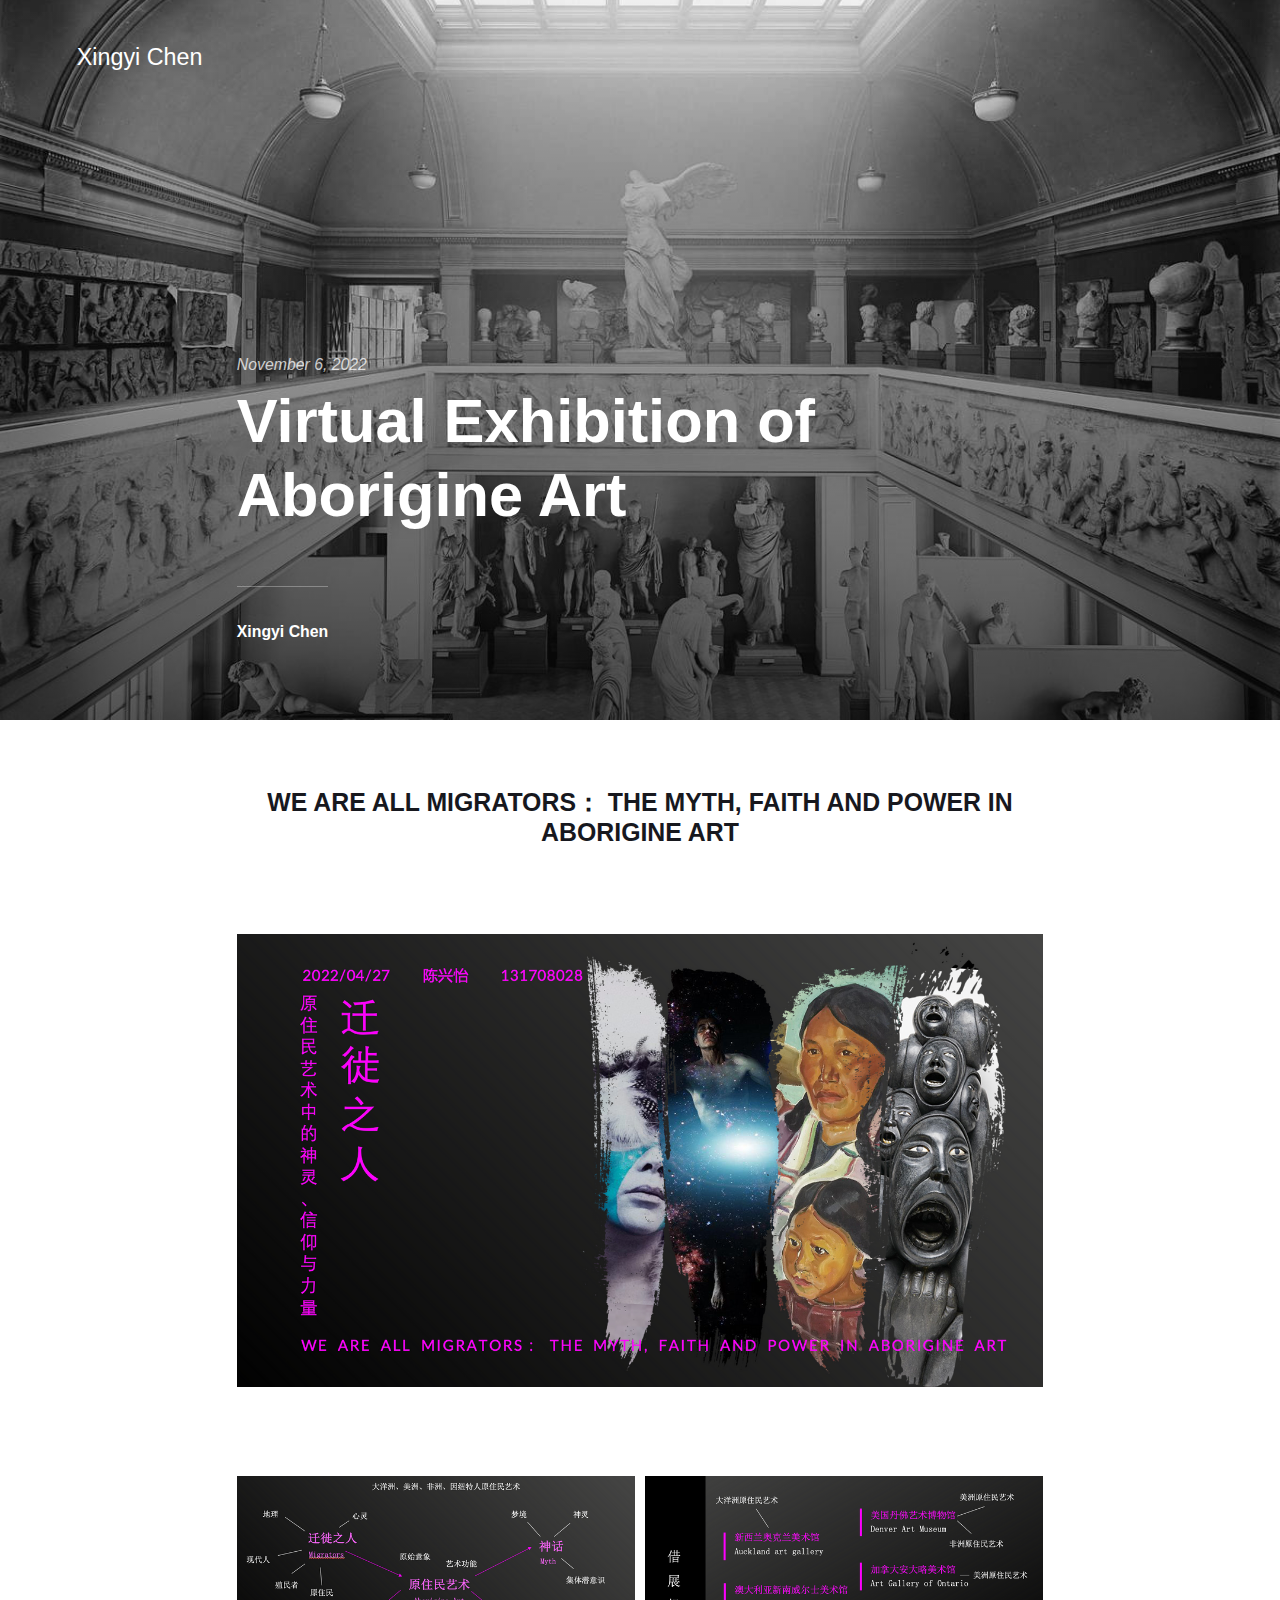
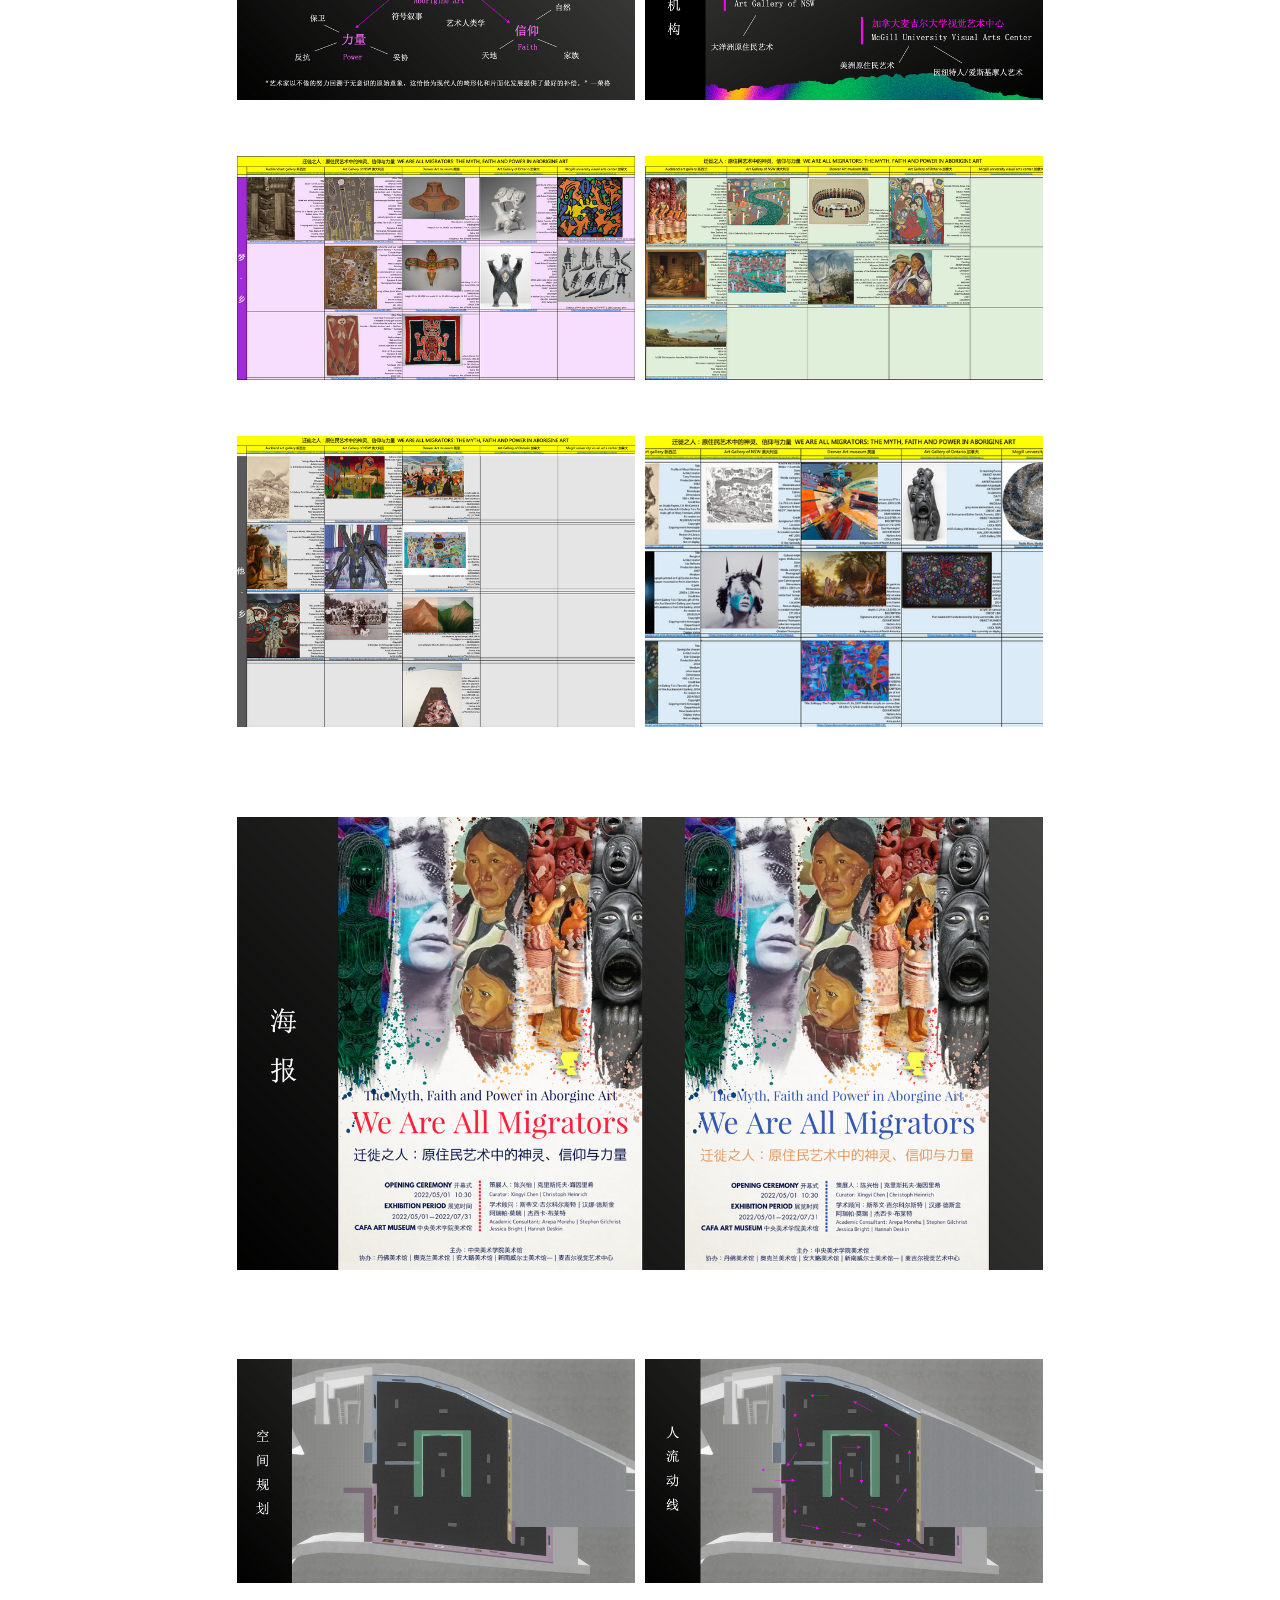
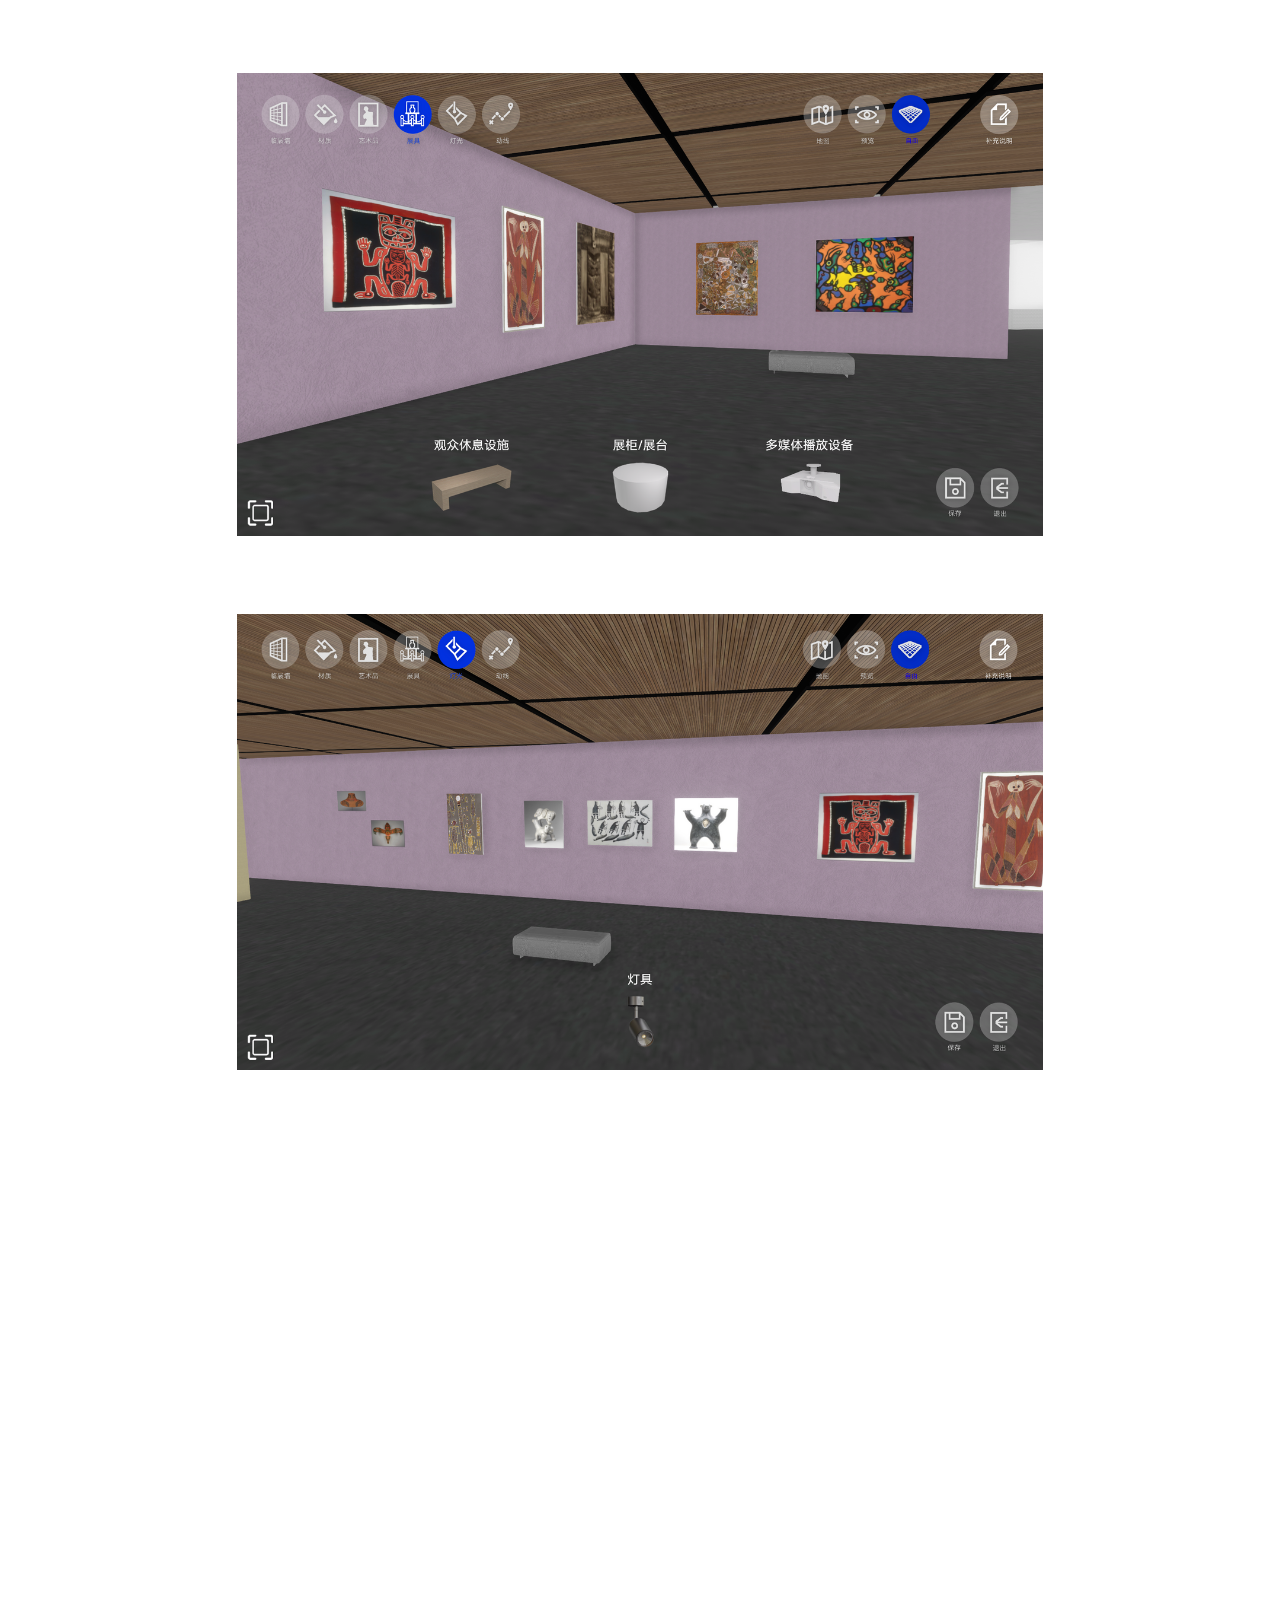
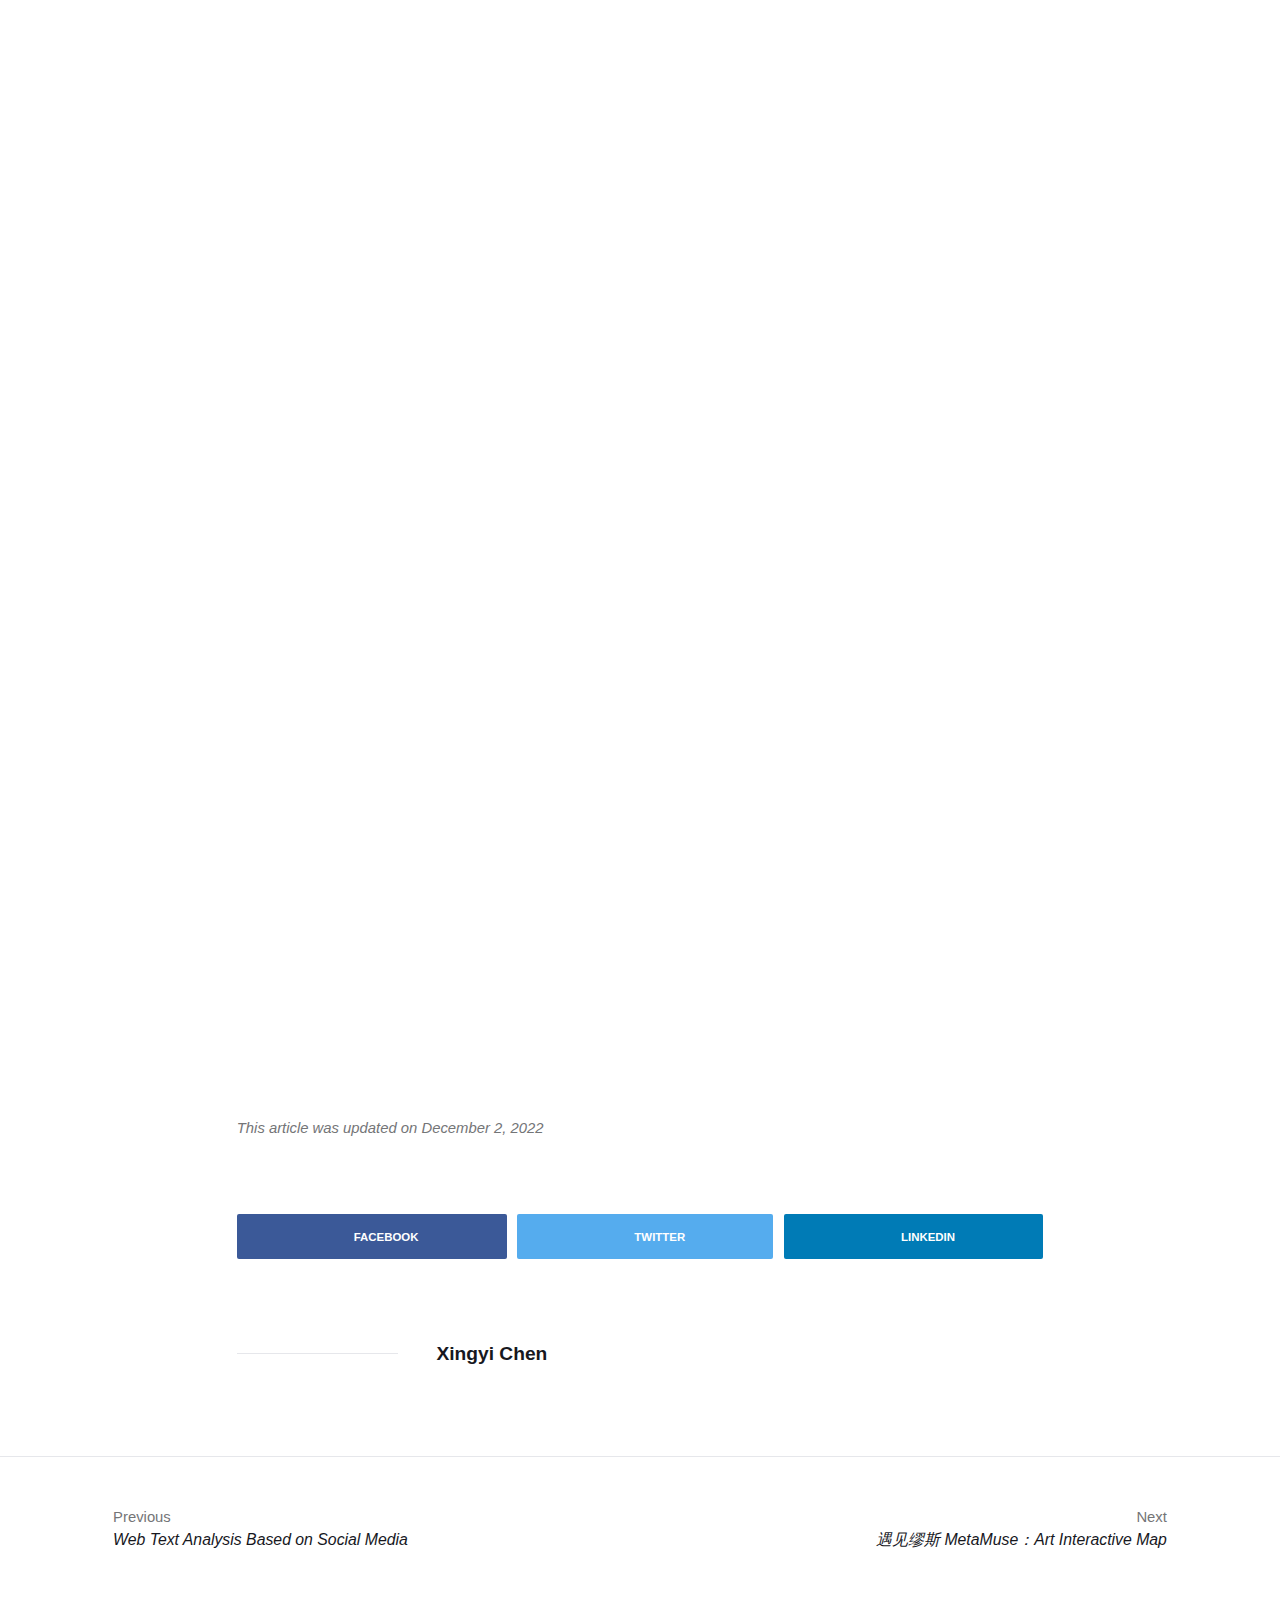
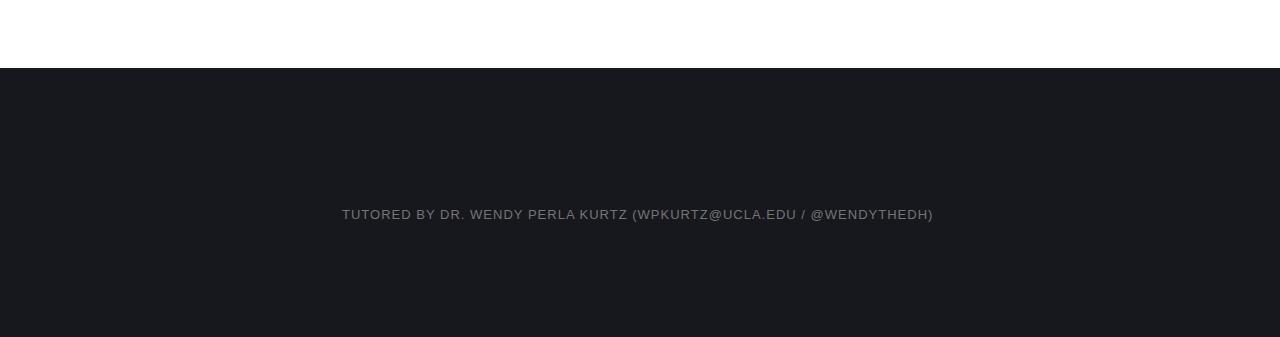
<file: virtual-exhibition-of-aborigine-art.html>
<!DOCTYPE html><html lang="en-gb"><head><meta charset="utf-8"><meta http-equiv="X-UA-Compatible" content="IE=edge"><meta name="viewport" content="width=device-width,initial-scale=1"><title>Virtual Exhibition of Aborigine Art - Xingyi Chen</title><meta name="description" content="WE ARE ALL MIGRATORS： THE MYTH, FAITH AND POWER IN ABORIGINE ART"><meta name="generator" content="Publii Open-Source CMS for Static Site"><link rel="canonical" href="https://amalia6767.github.io/xingyi/virtual-exhibition-of-aborigine-art.html"><link rel="alternate" type="application/atom+xml" href="https://amalia6767.github.io/xingyi/feed.xml"><link rel="alternate" type="application/json" href="https://amalia6767.github.io/xingyi/feed.json"><meta property="og:title" content="Virtual Exhibition of Aborigine Art"><meta property="og:site_name" content="Xingyi Chen"><meta property="og:description" content="WE ARE ALL MIGRATORS： THE MYTH, FAITH AND POWER IN ABORIGINE ART"><meta property="og:url" content="https://amalia6767.github.io/xingyi/virtual-exhibition-of-aborigine-art.html"><meta property="og:type" content="article"><link rel="stylesheet" href="https://amalia6767.github.io/xingyi/assets/css/style.css?v=13dea3d737f5a50609423fa72c5e568a"><link rel="stylesheet" href="https://amalia6767.github.io/xingyi/assets/css/photoswipe.css?v=357f87f4e9502a5318d89e8e76e0a344"><script type="application/ld+json">{"@context":"http://schema.org","@type":"Article","mainEntityOfPage":{"@type":"WebPage","@id":"https://amalia6767.github.io/xingyi/virtual-exhibition-of-aborigine-art.html"},"headline":"Virtual Exhibition of Aborigine Art","datePublished":"2022-11-06T14:18","dateModified":"2022-12-02T13:54","description":"WE ARE ALL MIGRATORS： THE MYTH, FAITH AND POWER IN ABORIGINE ART","author":{"@type":"Person","name":"Xingyi Chen","url":"https://amalia6767.github.io/xingyi/authors/xingyi-chen/"},"publisher":{"@type":"Organization","name":"Xingyi Chen"}}</script><style>.pswp--svg .pswp__button,
				          .pswp--svg .pswp__button--arrow--left:before,
				          .pswp--svg .pswp__button--arrow--right:before {
					          background-image: url(https://amalia6767.github.io/xingyi/assets/svg/gallery-icons-light.svg);
			              }</style></head><body><div class="site-container"><header class="top" id="js-header"><a class="logo" href="https://amalia6767.github.io/xingyi/">Xingyi Chen</a></header><main><article class="post"><div class="hero"><figure class="hero__image hero__image--overlay"><img src="https://amalia6767.github.io/xingyi/media/website/birmingham-museums-trust-Mzhf7E-LSVs-unsplash.jpg" srcset="https://amalia6767.github.io/xingyi/media/website/responsive/birmingham-museums-trust-Mzhf7E-LSVs-unsplash-xs.jpg 300w, https://amalia6767.github.io/xingyi/media/website/responsive/birmingham-museums-trust-Mzhf7E-LSVs-unsplash-sm.jpg 480w, https://amalia6767.github.io/xingyi/media/website/responsive/birmingham-museums-trust-Mzhf7E-LSVs-unsplash-md.jpg 768w, https://amalia6767.github.io/xingyi/media/website/responsive/birmingham-museums-trust-Mzhf7E-LSVs-unsplash-lg.jpg 1024w, https://amalia6767.github.io/xingyi/media/website/responsive/birmingham-museums-trust-Mzhf7E-LSVs-unsplash-xl.jpg 1360w, https://amalia6767.github.io/xingyi/media/website/responsive/birmingham-museums-trust-Mzhf7E-LSVs-unsplash-2xl.jpg 1600w" sizes="100vw" loading="eager" alt=""></figure><header class="hero__content"><div class="wrapper"><div class="post__meta"><time datetime="2022-11-06T14:18">November 6, 2022</time></div><h1>Virtual Exhibition of Aborigine Art</h1><div class="post__meta post__meta--author"><a href="https://amalia6767.github.io/xingyi/authors/xingyi-chen/" class="feed__author">Xingyi Chen</a></div></div></header></div><div class="wrapper post__entry"><h4 class="align-center">WE ARE ALL MIGRATORS： THE MYTH, FAITH AND POWER IN ABORIGINE ART</h4><p> </p><figure class="post__image"><img loading="lazy" src="https://amalia6767.github.io/xingyi/media/posts/9/Jie-Ping-2022-11-06-14.10.07.png" alt="" width="1822" height="1024" sizes="100vw" srcset="https://amalia6767.github.io/xingyi/media/posts/9/responsive/Jie-Ping-2022-11-06-14.10.07-xs.png 300w, https://amalia6767.github.io/xingyi/media/posts/9/responsive/Jie-Ping-2022-11-06-14.10.07-sm.png 480w, https://amalia6767.github.io/xingyi/media/posts/9/responsive/Jie-Ping-2022-11-06-14.10.07-md.png 768w, https://amalia6767.github.io/xingyi/media/posts/9/responsive/Jie-Ping-2022-11-06-14.10.07-lg.png 1024w, https://amalia6767.github.io/xingyi/media/posts/9/responsive/Jie-Ping-2022-11-06-14.10.07-xl.png 1360w, https://amalia6767.github.io/xingyi/media/posts/9/responsive/Jie-Ping-2022-11-06-14.10.07-2xl.png 1600w"></figure><div class="gallery-wrapper"><div class="gallery" data-is-empty="false" data-translation="Add images" data-columns="2"><figure class="gallery__item"><a href="https://amalia6767.github.io/xingyi/media/posts/9/gallery/Jie-Ping-2022-11-06-14.10.26.png" data-size="1834x1024"><img loading="lazy" src="https://amalia6767.github.io/xingyi/media/posts/9/gallery/Jie-Ping-2022-11-06-14.10.26-thumbnail.png" alt="" width="720" height="402"></a></figure><figure class="gallery__item"><a href="https://amalia6767.github.io/xingyi/media/posts/9/gallery/Jie-Ping-2022-11-06-14.10.34.png" data-size="1828x1026"><img loading="lazy" src="https://amalia6767.github.io/xingyi/media/posts/9/gallery/Jie-Ping-2022-11-06-14.10.34-thumbnail.png" alt="" width="720" height="404"></a></figure></div></div><div class="gallery-wrapper"><div class="gallery" data-is-empty="false" data-translation="Add images" data-columns="2"><figure class="gallery__item"><a href="https://amalia6767.github.io/xingyi/media/posts/9/gallery/Jie-Ping-2022-11-06-14.10.51.png" data-size="1666x938"><img loading="lazy" src="https://amalia6767.github.io/xingyi/media/posts/9/gallery/Jie-Ping-2022-11-06-14.10.51-thumbnail.png" alt="" width="720" height="405"></a></figure><figure class="gallery__item"><a href="https://amalia6767.github.io/xingyi/media/posts/9/gallery/Jie-Ping-2022-11-06-14.11.01.png" data-size="1702x914"><img loading="lazy" src="https://amalia6767.github.io/xingyi/media/posts/9/gallery/Jie-Ping-2022-11-06-14.11.01-thumbnail.png" alt="" width="720" height="387"></a></figure></div></div><div class="gallery-wrapper"><div class="gallery" data-is-empty="false" data-translation="Add images" data-columns="2"><figure class="gallery__item"><a href="https://amalia6767.github.io/xingyi/media/posts/9/gallery/Jie-Ping-2022-11-06-14.11.09.png" data-size="1324x968"><img loading="lazy" src="https://amalia6767.github.io/xingyi/media/posts/9/gallery/Jie-Ping-2022-11-06-14.11.09-thumbnail.png" alt="" width="720" height="526"></a></figure><figure class="gallery__item"><a href="https://amalia6767.github.io/xingyi/media/posts/9/gallery/Jie-Ping-2022-11-06-14.11.15.png" data-size="1660x940"><img loading="lazy" src="https://amalia6767.github.io/xingyi/media/posts/9/gallery/Jie-Ping-2022-11-06-14.11.15-thumbnail.png" alt="" width="720" height="408"></a></figure></div></div><figure class="post__image"><img loading="lazy" src="https://amalia6767.github.io/xingyi/media/posts/9/Jie-Ping-2022-11-06-14.11.38.png" alt="" width="1830" height="1028" sizes="100vw" srcset="https://amalia6767.github.io/xingyi/media/posts/9/responsive/Jie-Ping-2022-11-06-14.11.38-xs.png 300w, https://amalia6767.github.io/xingyi/media/posts/9/responsive/Jie-Ping-2022-11-06-14.11.38-sm.png 480w, https://amalia6767.github.io/xingyi/media/posts/9/responsive/Jie-Ping-2022-11-06-14.11.38-md.png 768w, https://amalia6767.github.io/xingyi/media/posts/9/responsive/Jie-Ping-2022-11-06-14.11.38-lg.png 1024w, https://amalia6767.github.io/xingyi/media/posts/9/responsive/Jie-Ping-2022-11-06-14.11.38-xl.png 1360w, https://amalia6767.github.io/xingyi/media/posts/9/responsive/Jie-Ping-2022-11-06-14.11.38-2xl.png 1600w"></figure><div class="gallery-wrapper"><div class="gallery" data-is-empty="false" data-translation="Add images" data-columns="2"><figure class="gallery__item"><a href="https://amalia6767.github.io/xingyi/media/posts/9/gallery/Jie-Ping-2022-11-06-14.11.59.png" data-size="1830x1030"><img loading="lazy" src="https://amalia6767.github.io/xingyi/media/posts/9/gallery/Jie-Ping-2022-11-06-14.11.59-thumbnail.png" alt="" width="720" height="405"></a></figure><figure class="gallery__item"><a href="https://amalia6767.github.io/xingyi/media/posts/9/gallery/Jie-Ping-2022-11-06-14.13.20.png" data-size="1312x738"><img loading="lazy" src="https://amalia6767.github.io/xingyi/media/posts/9/gallery/Jie-Ping-2022-11-06-14.13.20-thumbnail.png" alt="" width="720" height="405"></a></figure></div></div><figure class="post__image"><img loading="lazy" src="https://amalia6767.github.io/xingyi/media/posts/9/Jie-Ping-2022-11-06-14.12.07.png" alt="" width="1830" height="1050" sizes="100vw" srcset="https://amalia6767.github.io/xingyi/media/posts/9/responsive/Jie-Ping-2022-11-06-14.12.07-xs.png 300w, https://amalia6767.github.io/xingyi/media/posts/9/responsive/Jie-Ping-2022-11-06-14.12.07-sm.png 480w, https://amalia6767.github.io/xingyi/media/posts/9/responsive/Jie-Ping-2022-11-06-14.12.07-md.png 768w, https://amalia6767.github.io/xingyi/media/posts/9/responsive/Jie-Ping-2022-11-06-14.12.07-lg.png 1024w, https://amalia6767.github.io/xingyi/media/posts/9/responsive/Jie-Ping-2022-11-06-14.12.07-xl.png 1360w, https://amalia6767.github.io/xingyi/media/posts/9/responsive/Jie-Ping-2022-11-06-14.12.07-2xl.png 1600w"></figure><figure class="post__image"><img loading="lazy" src="https://amalia6767.github.io/xingyi/media/posts/9/Jie-Ping-2022-11-06-14.12.13.png" alt="" width="1832" height="1036" sizes="100vw" srcset="https://amalia6767.github.io/xingyi/media/posts/9/responsive/Jie-Ping-2022-11-06-14.12.13-xs.png 300w, https://amalia6767.github.io/xingyi/media/posts/9/responsive/Jie-Ping-2022-11-06-14.12.13-sm.png 480w, https://amalia6767.github.io/xingyi/media/posts/9/responsive/Jie-Ping-2022-11-06-14.12.13-md.png 768w, https://amalia6767.github.io/xingyi/media/posts/9/responsive/Jie-Ping-2022-11-06-14.12.13-lg.png 1024w, https://amalia6767.github.io/xingyi/media/posts/9/responsive/Jie-Ping-2022-11-06-14.12.13-xl.png 1360w, https://amalia6767.github.io/xingyi/media/posts/9/responsive/Jie-Ping-2022-11-06-14.12.13-2xl.png 1600w"></figure><figure class="post__image"><img loading="lazy" src="https://amalia6767.github.io/xingyi/media/posts/9/Jie-Ping-2022-11-06-14.12.21.png" alt="" width="1830" height="1046" sizes="100vw" srcset="https://amalia6767.github.io/xingyi/media/posts/9/responsive/Jie-Ping-2022-11-06-14.12.21-xs.png 300w, https://amalia6767.github.io/xingyi/media/posts/9/responsive/Jie-Ping-2022-11-06-14.12.21-sm.png 480w, https://amalia6767.github.io/xingyi/media/posts/9/responsive/Jie-Ping-2022-11-06-14.12.21-md.png 768w, https://amalia6767.github.io/xingyi/media/posts/9/responsive/Jie-Ping-2022-11-06-14.12.21-lg.png 1024w, https://amalia6767.github.io/xingyi/media/posts/9/responsive/Jie-Ping-2022-11-06-14.12.21-xl.png 1360w, https://amalia6767.github.io/xingyi/media/posts/9/responsive/Jie-Ping-2022-11-06-14.12.21-2xl.png 1600w"></figure><figure class="post__image"><img loading="lazy" src="https://amalia6767.github.io/xingyi/media/posts/9/Jie-Ping-2022-11-06-14.12.26.png" alt="" width="1838" height="1026" sizes="100vw" srcset="https://amalia6767.github.io/xingyi/media/posts/9/responsive/Jie-Ping-2022-11-06-14.12.26-xs.png 300w, https://amalia6767.github.io/xingyi/media/posts/9/responsive/Jie-Ping-2022-11-06-14.12.26-sm.png 480w, https://amalia6767.github.io/xingyi/media/posts/9/responsive/Jie-Ping-2022-11-06-14.12.26-md.png 768w, https://amalia6767.github.io/xingyi/media/posts/9/responsive/Jie-Ping-2022-11-06-14.12.26-lg.png 1024w, https://amalia6767.github.io/xingyi/media/posts/9/responsive/Jie-Ping-2022-11-06-14.12.26-xl.png 1360w, https://amalia6767.github.io/xingyi/media/posts/9/responsive/Jie-Ping-2022-11-06-14.12.26-2xl.png 1600w"></figure><figure class="post__image"><img loading="lazy" src="https://amalia6767.github.io/xingyi/media/posts/9/Jie-Ping-2022-11-06-14.12.36.png" alt="" width="1832" height="1050" sizes="100vw" srcset="https://amalia6767.github.io/xingyi/media/posts/9/responsive/Jie-Ping-2022-11-06-14.12.36-xs.png 300w, https://amalia6767.github.io/xingyi/media/posts/9/responsive/Jie-Ping-2022-11-06-14.12.36-sm.png 480w, https://amalia6767.github.io/xingyi/media/posts/9/responsive/Jie-Ping-2022-11-06-14.12.36-md.png 768w, https://amalia6767.github.io/xingyi/media/posts/9/responsive/Jie-Ping-2022-11-06-14.12.36-lg.png 1024w, https://amalia6767.github.io/xingyi/media/posts/9/responsive/Jie-Ping-2022-11-06-14.12.36-xl.png 1360w, https://amalia6767.github.io/xingyi/media/posts/9/responsive/Jie-Ping-2022-11-06-14.12.36-2xl.png 1600w"></figure><figure class="post__image"><img loading="lazy" src="https://amalia6767.github.io/xingyi/media/posts/9/Jie-Ping-2022-11-06-14.12.42.png" alt="" width="1832" height="1032" sizes="100vw" srcset="https://amalia6767.github.io/xingyi/media/posts/9/responsive/Jie-Ping-2022-11-06-14.12.42-xs.png 300w, https://amalia6767.github.io/xingyi/media/posts/9/responsive/Jie-Ping-2022-11-06-14.12.42-sm.png 480w, https://amalia6767.github.io/xingyi/media/posts/9/responsive/Jie-Ping-2022-11-06-14.12.42-md.png 768w, https://amalia6767.github.io/xingyi/media/posts/9/responsive/Jie-Ping-2022-11-06-14.12.42-lg.png 1024w, https://amalia6767.github.io/xingyi/media/posts/9/responsive/Jie-Ping-2022-11-06-14.12.42-xl.png 1360w, https://amalia6767.github.io/xingyi/media/posts/9/responsive/Jie-Ping-2022-11-06-14.12.42-2xl.png 1600w"></figure><figure class="post__image"><img loading="lazy" src="https://amalia6767.github.io/xingyi/media/posts/9/Jie-Ping-2022-11-06-14.12.42-2.png" alt="" width="1832" height="1032" sizes="100vw" srcset="https://amalia6767.github.io/xingyi/media/posts/9/responsive/Jie-Ping-2022-11-06-14.12.42-2-xs.png 300w, https://amalia6767.github.io/xingyi/media/posts/9/responsive/Jie-Ping-2022-11-06-14.12.42-2-sm.png 480w, https://amalia6767.github.io/xingyi/media/posts/9/responsive/Jie-Ping-2022-11-06-14.12.42-2-md.png 768w, https://amalia6767.github.io/xingyi/media/posts/9/responsive/Jie-Ping-2022-11-06-14.12.42-2-lg.png 1024w, https://amalia6767.github.io/xingyi/media/posts/9/responsive/Jie-Ping-2022-11-06-14.12.42-2-xl.png 1360w, https://amalia6767.github.io/xingyi/media/posts/9/responsive/Jie-Ping-2022-11-06-14.12.42-2-2xl.png 1600w"></figure><figure class="post__video"><iframe loading="lazy" width="700" height="393" src="https://www.youtube.com/embed/f0UGJpFG87M" allowfullscreen="allowfullscreen" data-mce-fragment="1"></iframe></figure></div><footer class="wrapper post__footer"><p class="post__last-updated">This article was updated on December 2, 2022</p><div class="post__share"><a href="https://www.facebook.com/sharer/sharer.php?u=https%3A%2F%2Famalia6767.github.io%2Fxingyi%2Fvirtual-exhibition-of-aborigine-art.html" class="js-share facebook" rel="nofollow noopener noreferrer"><svg class="icon" aria-hidden="true" focusable="false"><use xlink:href="https://amalia6767.github.io/xingyi/assets/svg/svg-map.svg#facebook"/></svg> <span>Facebook</span> </a><a href="https://twitter.com/share?url=https%3A%2F%2Famalia6767.github.io%2Fxingyi%2Fvirtual-exhibition-of-aborigine-art.html&amp;via=https%3A%2F%2Ftwitter.com%2FEureka6767&amp;text=Virtual%20Exhibition%20of%20Aborigine%20Art" class="js-share twitter" rel="nofollow noopener noreferrer"><svg class="icon" aria-hidden="true" focusable="false"><use xlink:href="https://amalia6767.github.io/xingyi/assets/svg/svg-map.svg#twitter"/></svg> <span>Twitter</span> </a><a href="https://www.linkedin.com/sharing/share-offsite/?url=https%3A%2F%2Famalia6767.github.io%2Fxingyi%2Fvirtual-exhibition-of-aborigine-art.html" class="js-share linkedin" rel="nofollow noopener noreferrer"><svg class="icon" aria-hidden="true" focusable="false"><use xlink:href="https://amalia6767.github.io/xingyi/assets/svg/svg-map.svg#linkedin"/></svg> <span>LinkedIn</span></a></div><div class="post__bio bio"><div class="bio__info"><h3 class="bio__name"><a href="https://amalia6767.github.io/xingyi/authors/xingyi-chen/" rel="author">Xingyi Chen</a></h3></div></div></footer></article><nav class="post__nav"><div class="post__nav-inner"><div class="post__nav-prev"><svg width="1.041em" height="0.416em" aria-hidden="true"><use xlink:href="https://amalia6767.github.io/xingyi/assets/svg/svg-map.svg#arrow-prev"/></svg> <a href="https://amalia6767.github.io/xingyi/web-text-analysis-based-on-dianpingcom-a-comparative-study-of-the-visitor-experience-in-ucca-center-for-contemporary-art-before-and-after-covid-19.html" class="post__nav-link" rel="prev"><span>Previous</span> Web Text Analysis Based on Social Media</a></div><div class="post__nav-next"><a href="https://amalia6767.github.io/xingyi/yu-jian-mou-si-metamuseart-interactive-map.html" class="post__nav-link" rel="next"><span>Next</span> 遇见缪斯 MetaMuse：Art Interactive Map </a><svg width="1.041em" height="0.416em" aria-hidden="true"><use xlink:href="https://amalia6767.github.io/xingyi/assets/svg/svg-map.svg#arrow-next"/></svg></div></div></nav></main><footer class="footer"><div class="footer__copyright"><p>Tutored by Dr. Wendy Perla Kurtz (wpkurtz@ucla.edu / @WendytheDH) </p></div><button onclick="backToTopFunction()" id="backToTop" class="footer__bttop" aria-label="Back to top" title="Back to top"><svg><use xlink:href="https://amalia6767.github.io/xingyi/assets/svg/svg-map.svg#toparrow"/></svg></button></footer></div><script defer="defer" src="https://amalia6767.github.io/xingyi/assets/js/scripts.min.js?v=f47c11534595205f20935f0db2a62a85"></script><script>window.publiiThemeMenuConfig={mobileMenuMode:'sidebar',animationSpeed:300,submenuWidth: 'auto',doubleClickTime:500,mobileMenuExpandableSubmenus:true,relatedContainerForOverlayMenuSelector:'.top'};</script><script>var images = document.querySelectorAll('img[loading]');

        for (var i = 0; i < images.length; i++) {
            if (images[i].complete) {
                images[i].classList.add('is-loaded');
            } else {
                images[i].addEventListener('load', function () {
                    this.classList.add('is-loaded');
                }, false);
            }
        }</script><script defer="defer" src="https://amalia6767.github.io/xingyi/assets/js/photoswipe.min.js?v=017385b552f7e0d979e2e2fe6f324015"></script><script defer="defer" src="https://amalia6767.github.io/xingyi/assets/js/photoswipe-ui-default.min.js?v=d067f0883540b1ddda0e2c9ad1b14260"></script><script>var initPhotoSwipeFromDOM=function(gallerySelector){var parseThumbnailElements=function(el){var thumbElements=el.childNodes,numNodes=thumbElements.length,items=[],figureEl,linkEl,size,item;for(var i=0;i<numNodes;i++){figureEl=thumbElements[i];if(figureEl.nodeType!==1){continue;}
          linkEl=figureEl.children[0];size=linkEl.getAttribute('data-size').split('x');item={src:linkEl.getAttribute('href'),w:parseInt(size[0],10),h:parseInt(size[1],10)};if(figureEl.children.length>1){item.title=figureEl.children[1].innerHTML;}
          if(linkEl.children.length>0){item.msrc=linkEl.children[0].getAttribute('src');}
          item.el=figureEl;items.push(item);}
          return items;};var closest=function closest(el,fn){return el&&(fn(el)?el:closest(el.parentNode,fn));};var onThumbnailsClick=function(e){e=e||window.event;e.preventDefault?e.preventDefault():e.returnValue=false;var eTarget=e.target||e.srcElement;var clickedListItem=closest(eTarget,function(el){return(el.tagName&&el.tagName.toUpperCase()==='FIGURE');});if(!clickedListItem){return;}
          var clickedGallery=clickedListItem.parentNode,childNodes=clickedListItem.parentNode.childNodes,numChildNodes=childNodes.length,nodeIndex=0,index;for(var i=0;i<numChildNodes;i++){if(childNodes[i].nodeType!==1){continue;}
          if(childNodes[i]===clickedListItem){index=nodeIndex;break;}
          nodeIndex++;}
          if(index>=0){openPhotoSwipe(index,clickedGallery);}
          return false;};var photoswipeParseHash=function(){var hash=window.location.hash.substring(1),params={};if(hash.length<5){return params;}
          var vars=hash.split('&');for(var i=0;i<vars.length;i++){if(!vars[i]){continue;}
          var pair=vars[i].split('=');if(pair.length<2){continue;}
          params[pair[0]]=pair[1];}
          if(params.gid){params.gid=parseInt(params.gid,10);}
          return params;};var openPhotoSwipe=function(index,galleryElement,disableAnimation,fromURL){var pswpElement=document.querySelectorAll('.pswp')[0],gallery,options,items;items=parseThumbnailElements(galleryElement);options={galleryUID:galleryElement.getAttribute('data-pswp-uid'),getThumbBoundsFn:function(index){var thumbnail=items[index].el.getElementsByTagName('img')[0],pageYScroll=window.pageYOffset||document.documentElement.scrollTop,rect=thumbnail.getBoundingClientRect();return{x:rect.left,y:rect.top+pageYScroll,w:rect.width};},
          mainClass:'pswp--dark',
          preload: [1,2],
          hideAnimationDuration:200,
          showAnimationDuration:0,
          bgOpacity: 0.7,
          showHideOpacity:true,
          closeOnScroll: true,
          arrowKeys: true,
          closeEl: true,
          captionEl: true,
          fullscreenEl: true,
          zoomEl: true,
          shareEl: true,
          counterEl: true,
          arrowEl: true,
          preloaderEl: true
          };if(fromURL){if(options.galleryPIDs){for(var j=0;j<items.length;j++){if(items[j].pid==index){options.index=j;break;}}}else{options.index=parseInt(index,10)-1;}}else{options.index=parseInt(index,10);}
          if(isNaN(options.index)){return;}
          if(disableAnimation){options.showAnimationDuration=0;}
          gallery=new PhotoSwipe(pswpElement,PhotoSwipeUI_Default,items,options);gallery.init();gallery.options.escKey=true;};var galleryElements=document.querySelectorAll(gallerySelector);for(var i=0,l=galleryElements.length;i<l;i++){galleryElements[i].setAttribute('data-pswp-uid',i+1);galleryElements[i].onclick=onThumbnailsClick;}
          var hashData=photoswipeParseHash();if(hashData.pid&&hashData.gid){openPhotoSwipe(hashData.pid,galleryElements[hashData.gid-1],true,true);}};window.addEventListener('load', function () {initPhotoSwipeFromDOM('.gallery');}, false);</script><div class="pswp" tabindex="-1" role="dialog" aria-hidden="true"><div class="pswp__bg"></div><div class="pswp__scroll-wrap"><div class="pswp__container"><div class="pswp__item"></div><div class="pswp__item"></div><div class="pswp__item"></div></div><div class="pswp__ui pswp__ui--hidden"><div class="pswp__top-bar"><div class="pswp__counter"></div><button class="pswp__button pswp__button--close" title="Close (Esc)"></button><button class="pswp__button pswp__button--share" title="Share"></button><button class="pswp__button pswp__button--fs" title="Toggle fullscreen"></button><button class="pswp__button pswp__button--zoom" title="Zoom in/out"></button><div class="pswp__preloader"><div class="pswp__preloader__icn"><div class="pswp__preloader__cut"><div class="pswp__preloader__donut"></div></div></div></div></div><div class="pswp__share-modal pswp__share-modal--hidden pswp__single-tap"><div class="pswp__share-tooltip"></div></div><button class="pswp__button pswp__button--arrow--left" title="Previous (arrow left)"></button><button class="pswp__button pswp__button--arrow--right" title="Next (arrow right)"></button><div class="pswp__caption"><div class="pswp__caption__center"></div></div></div></div></div></body></html>
</file>
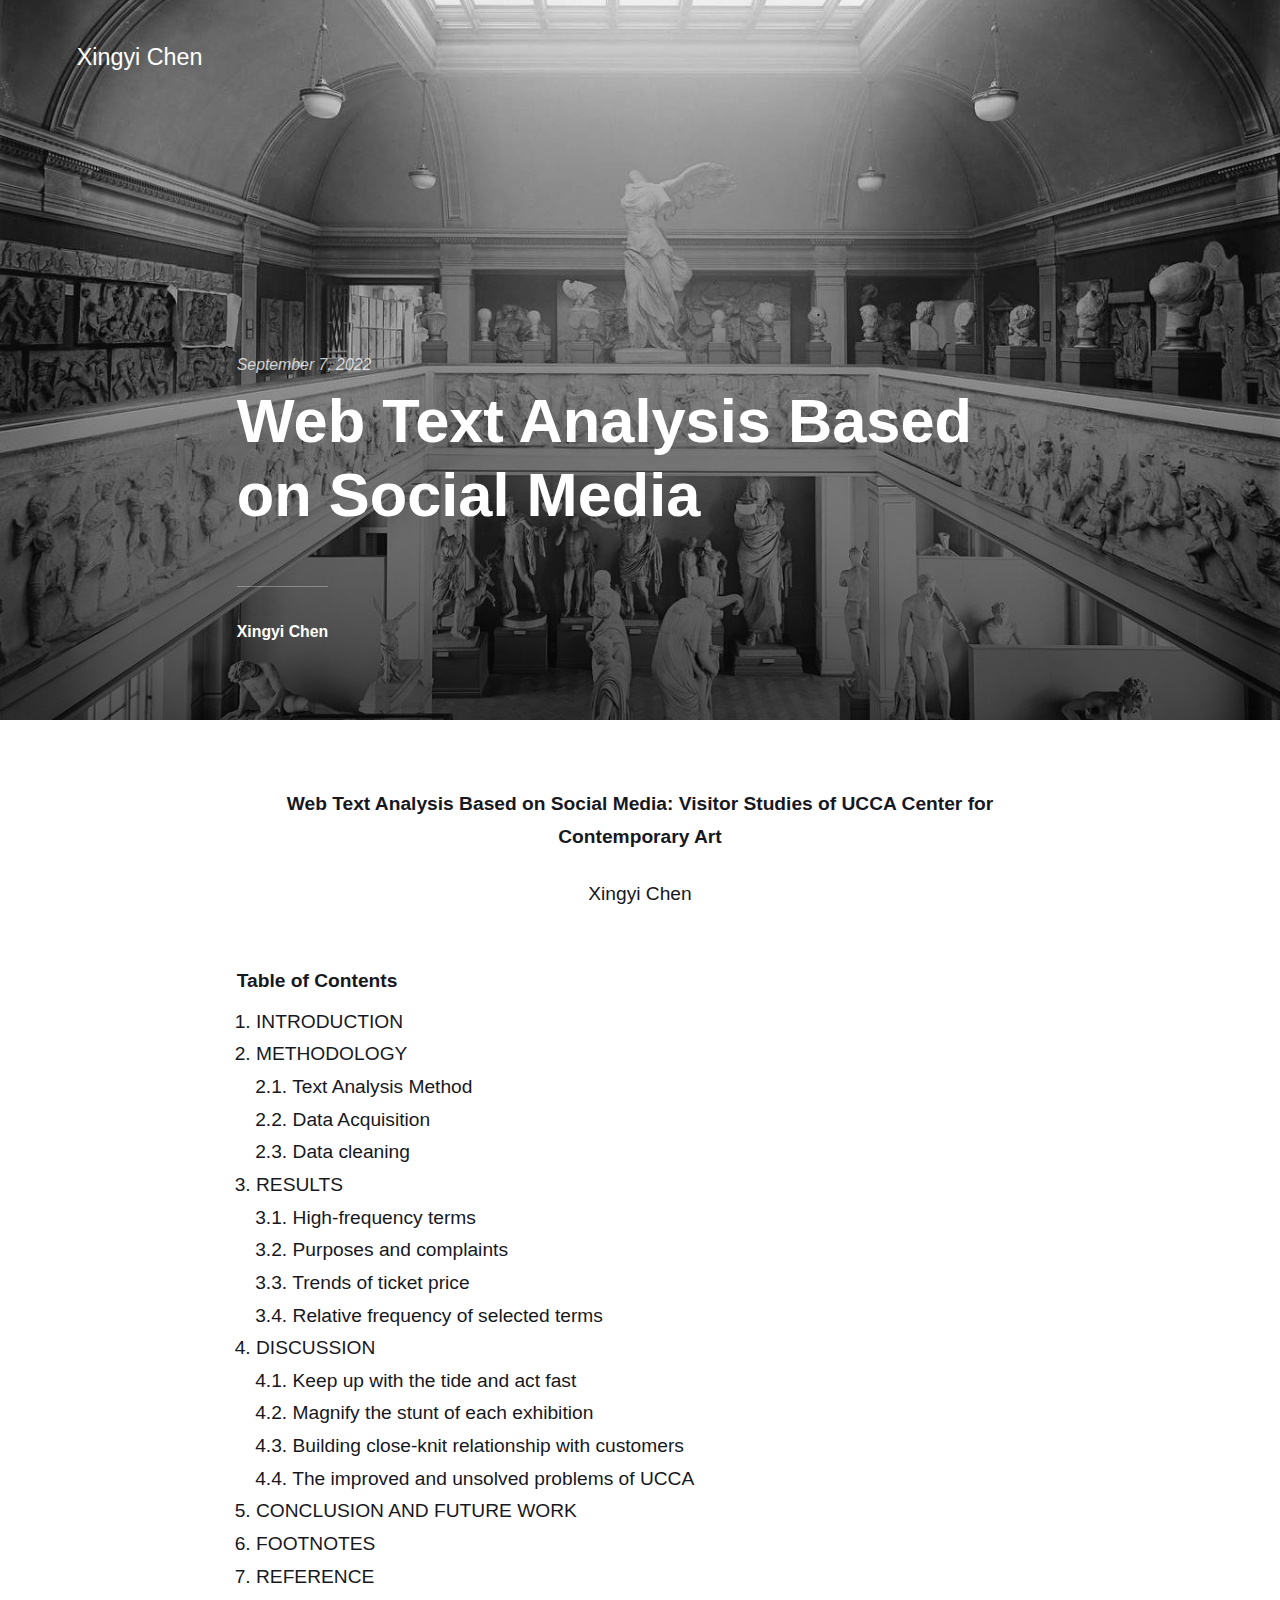
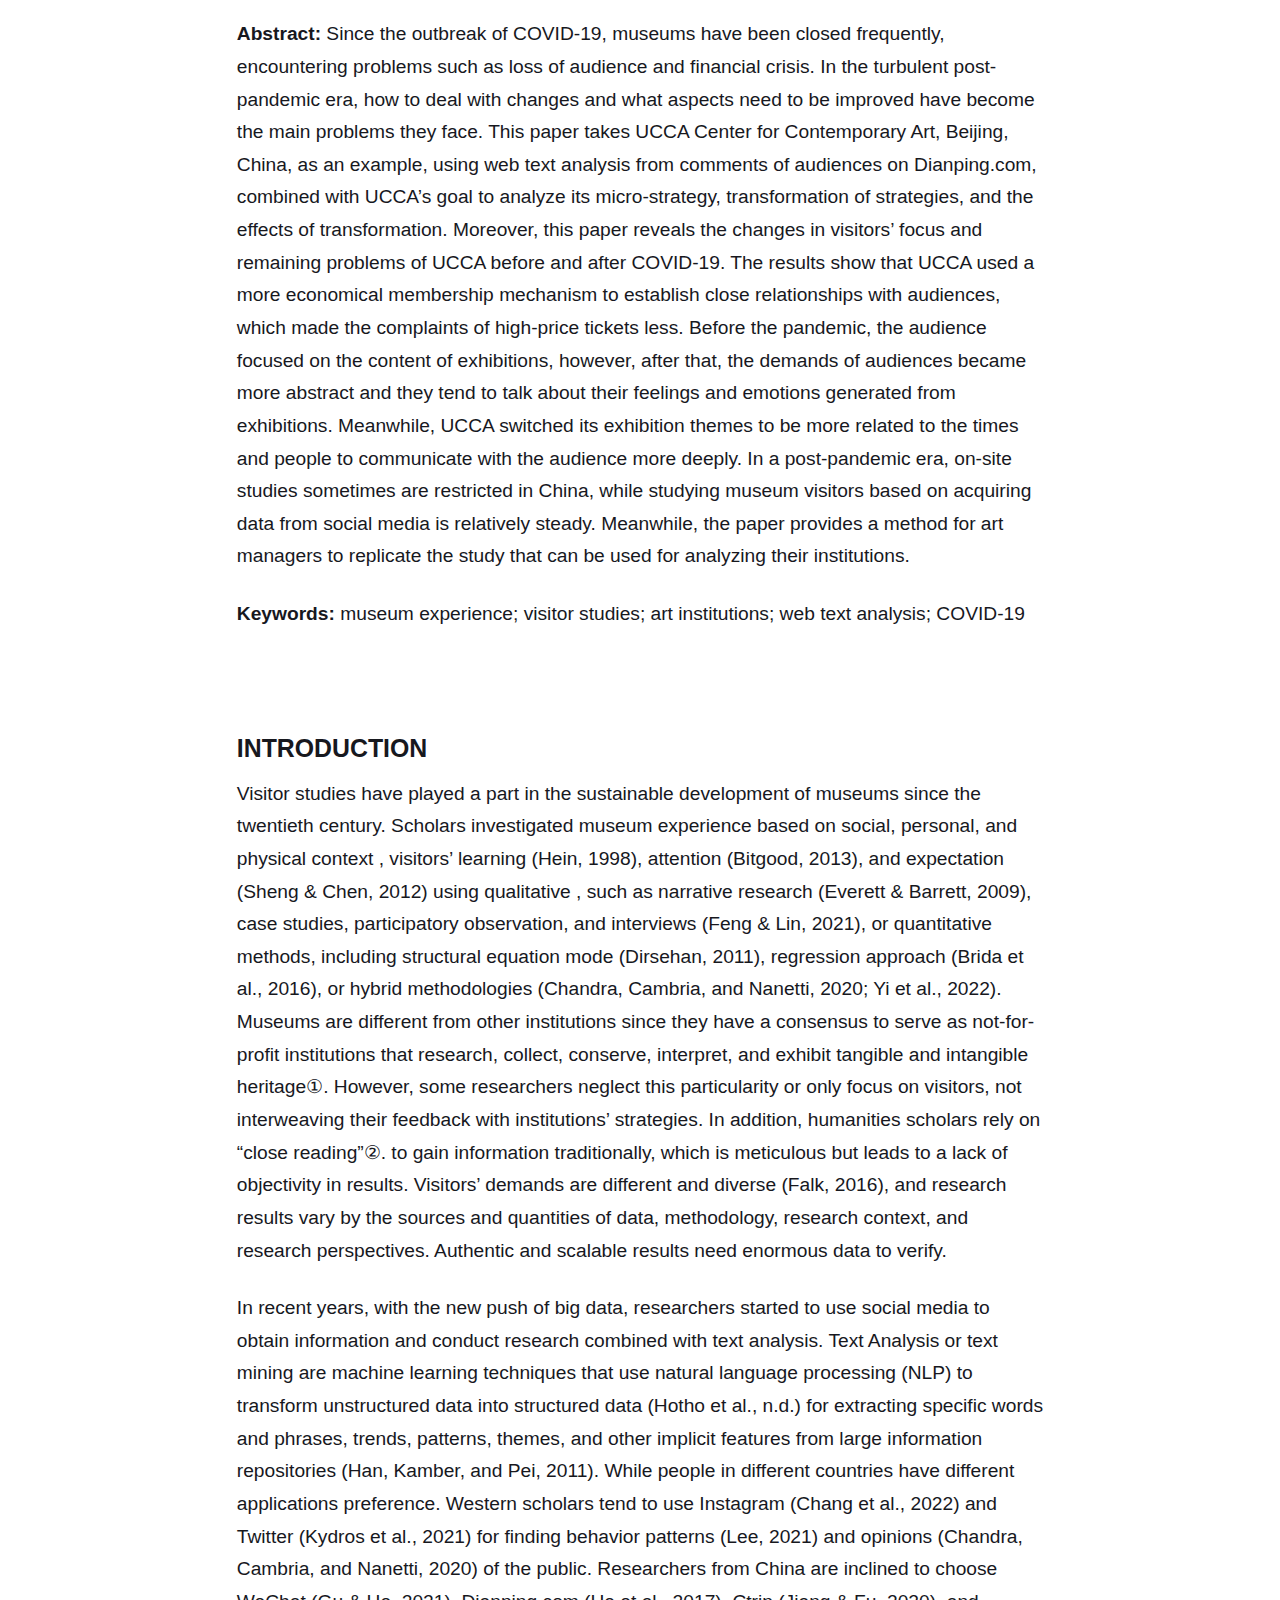
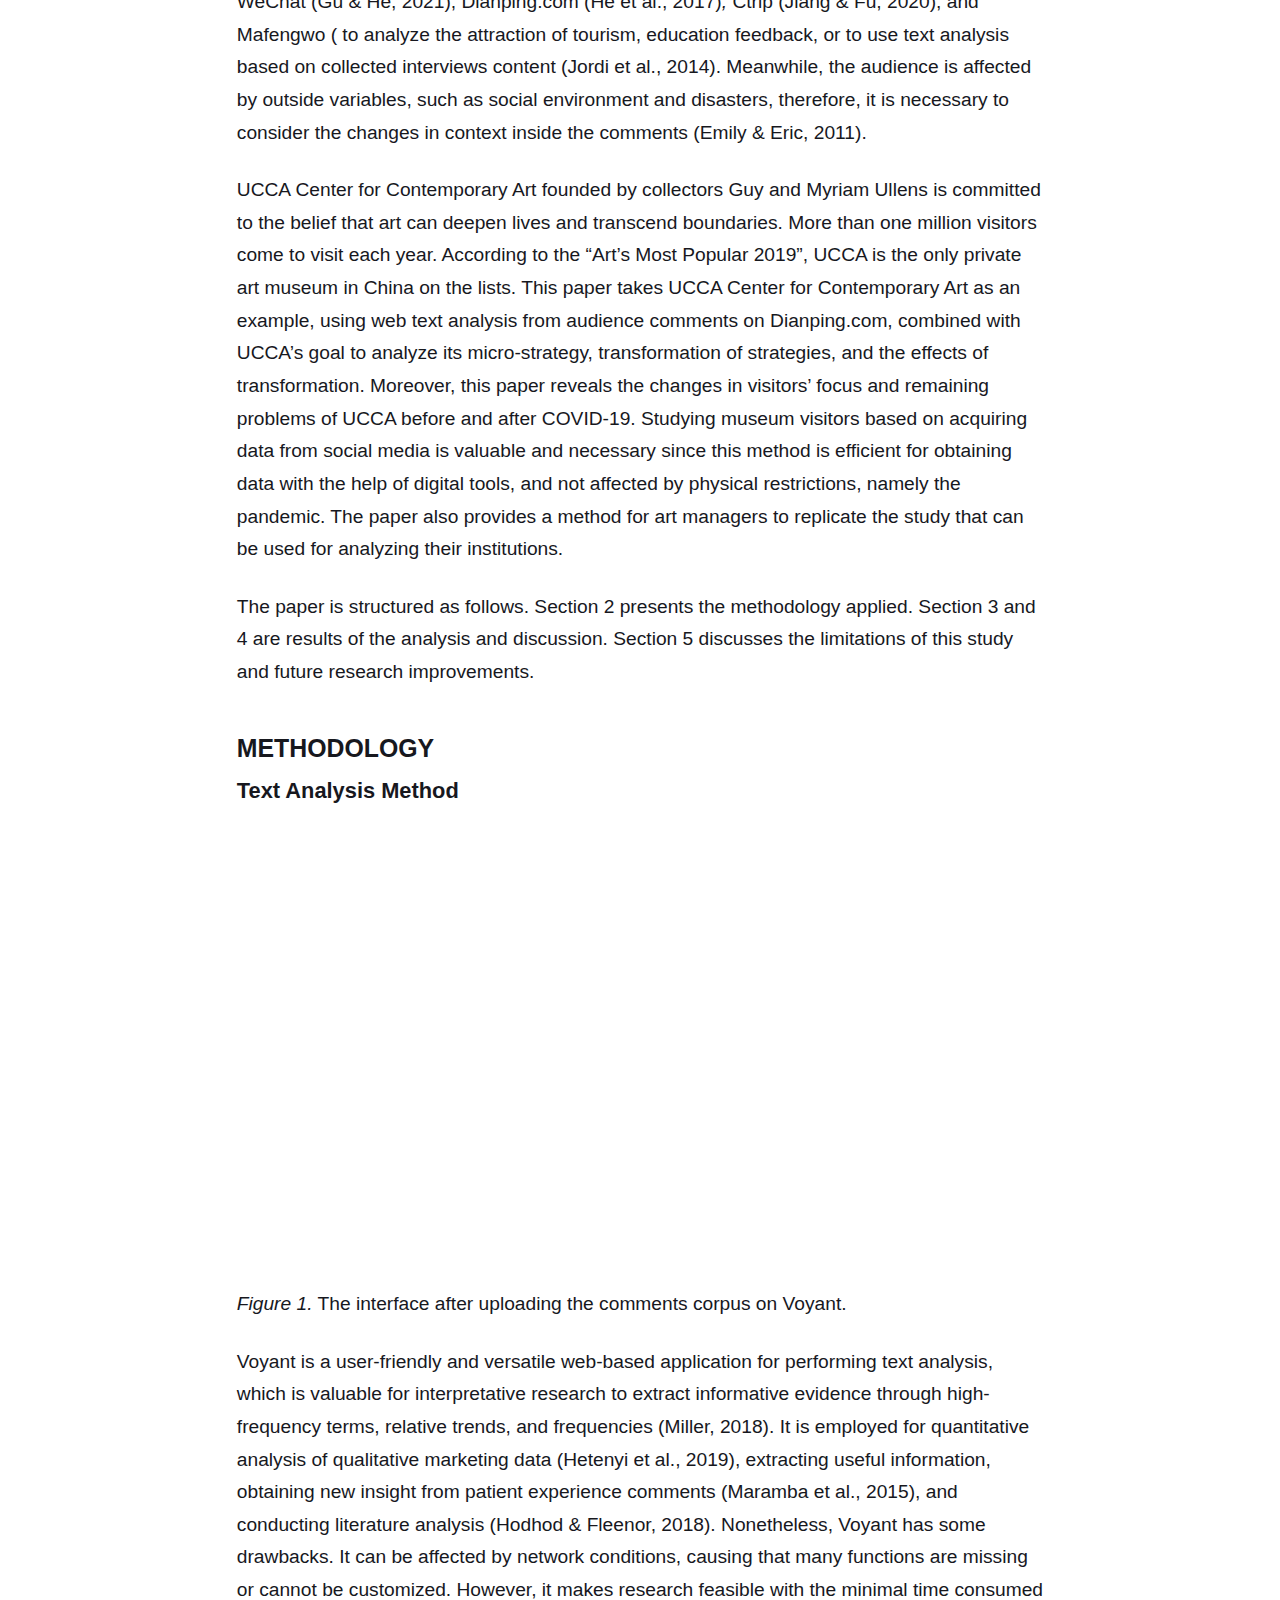
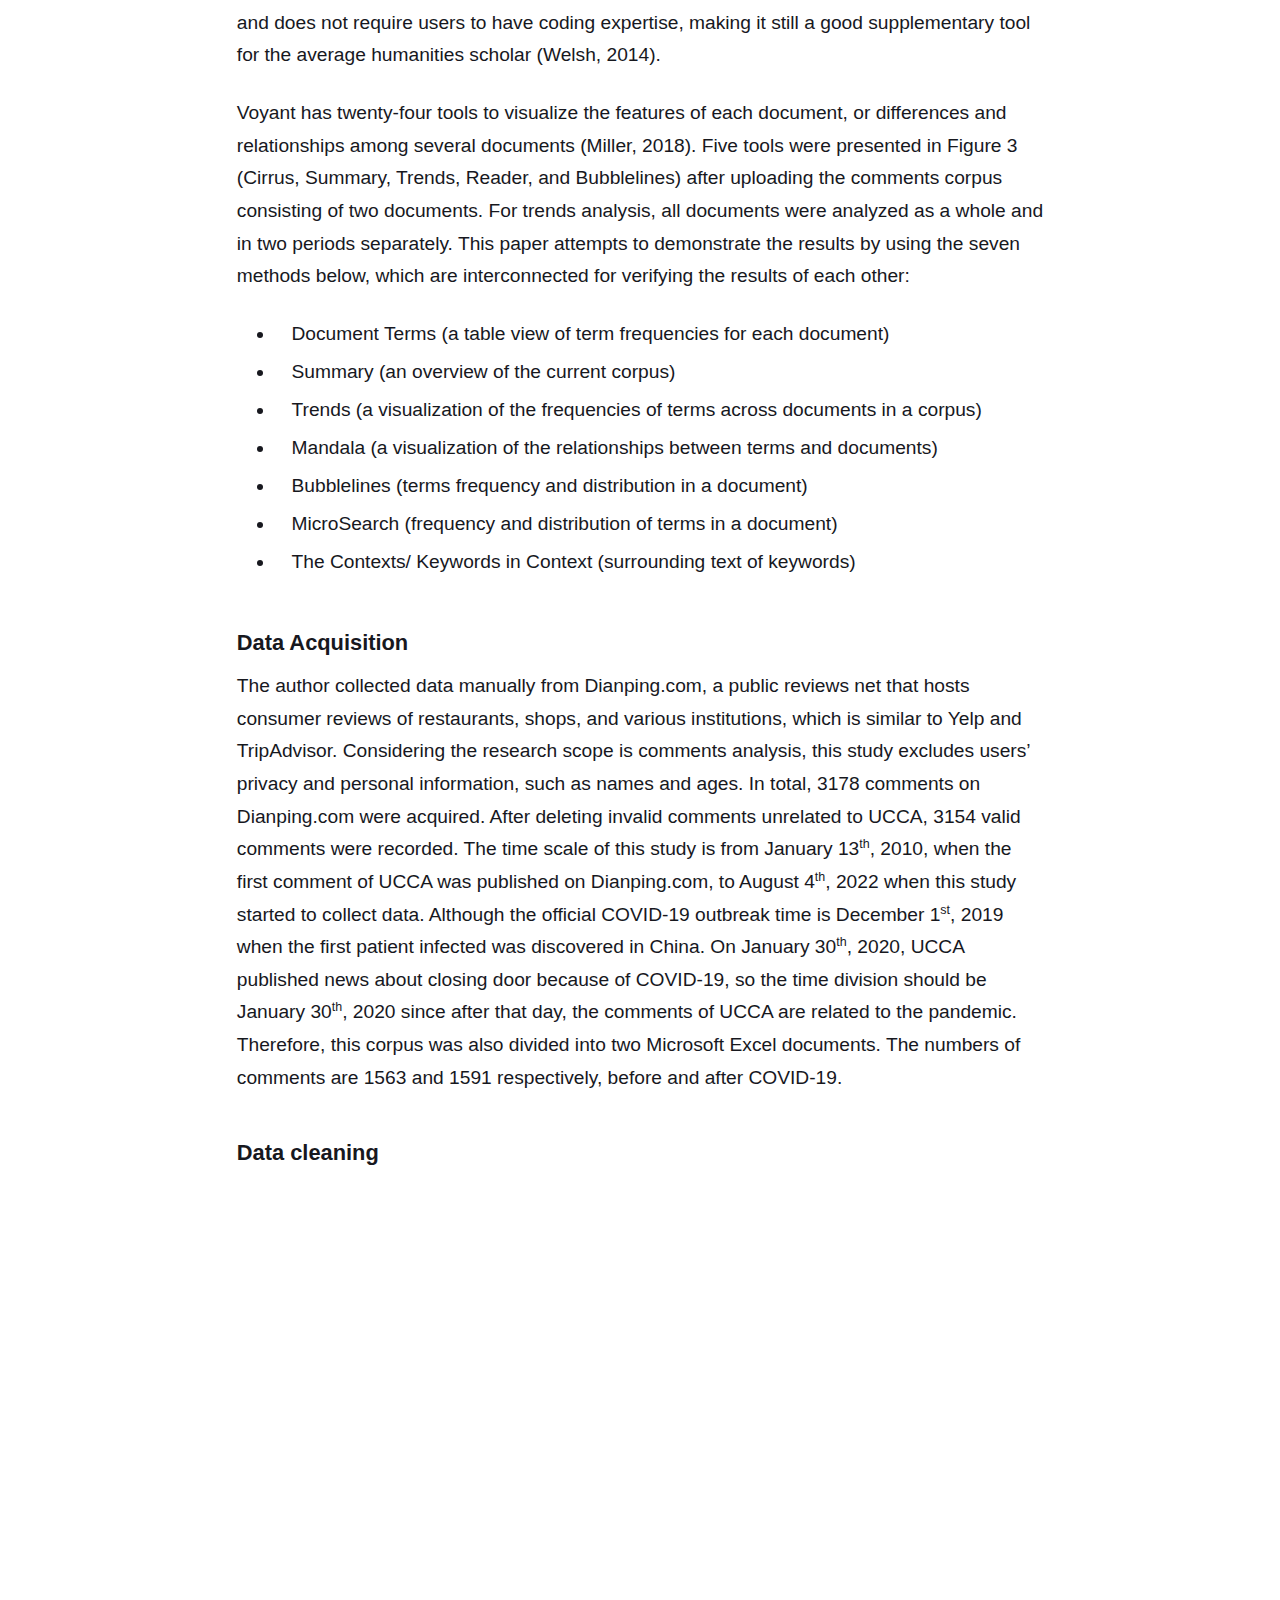
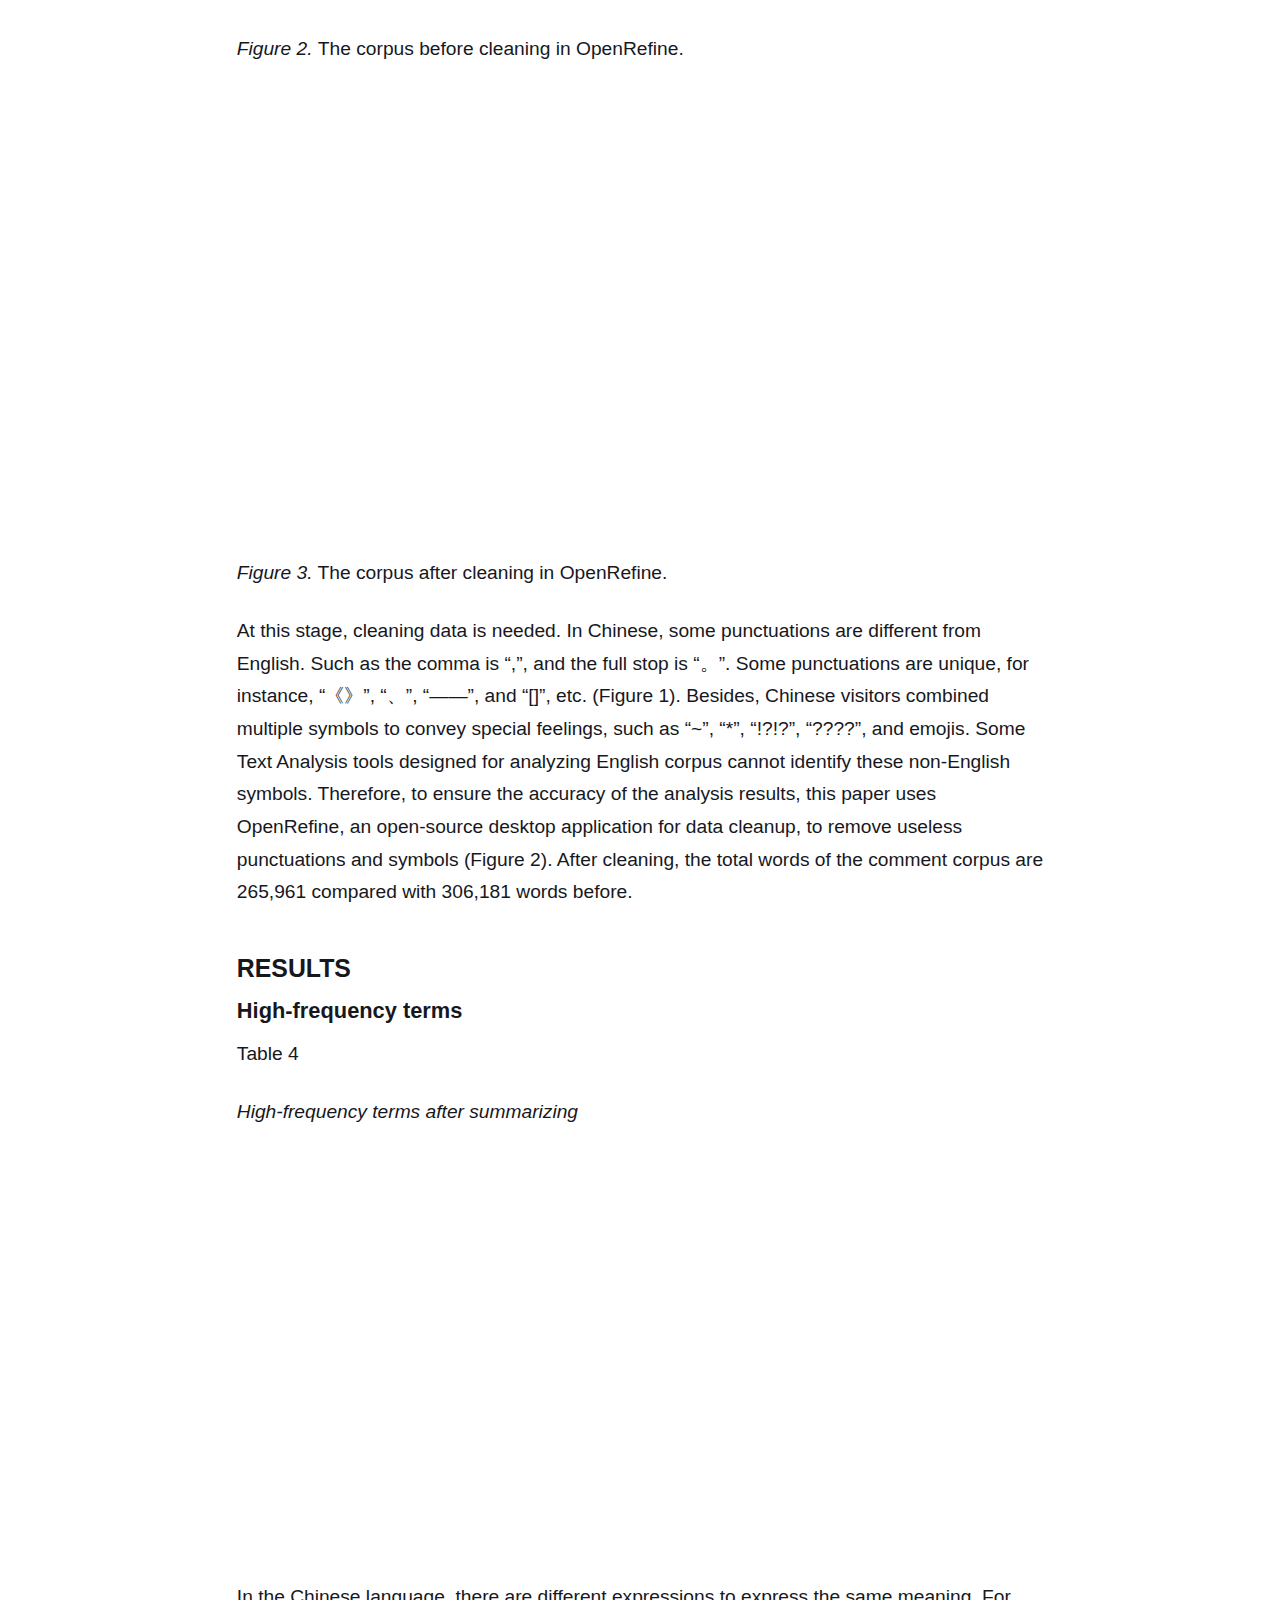
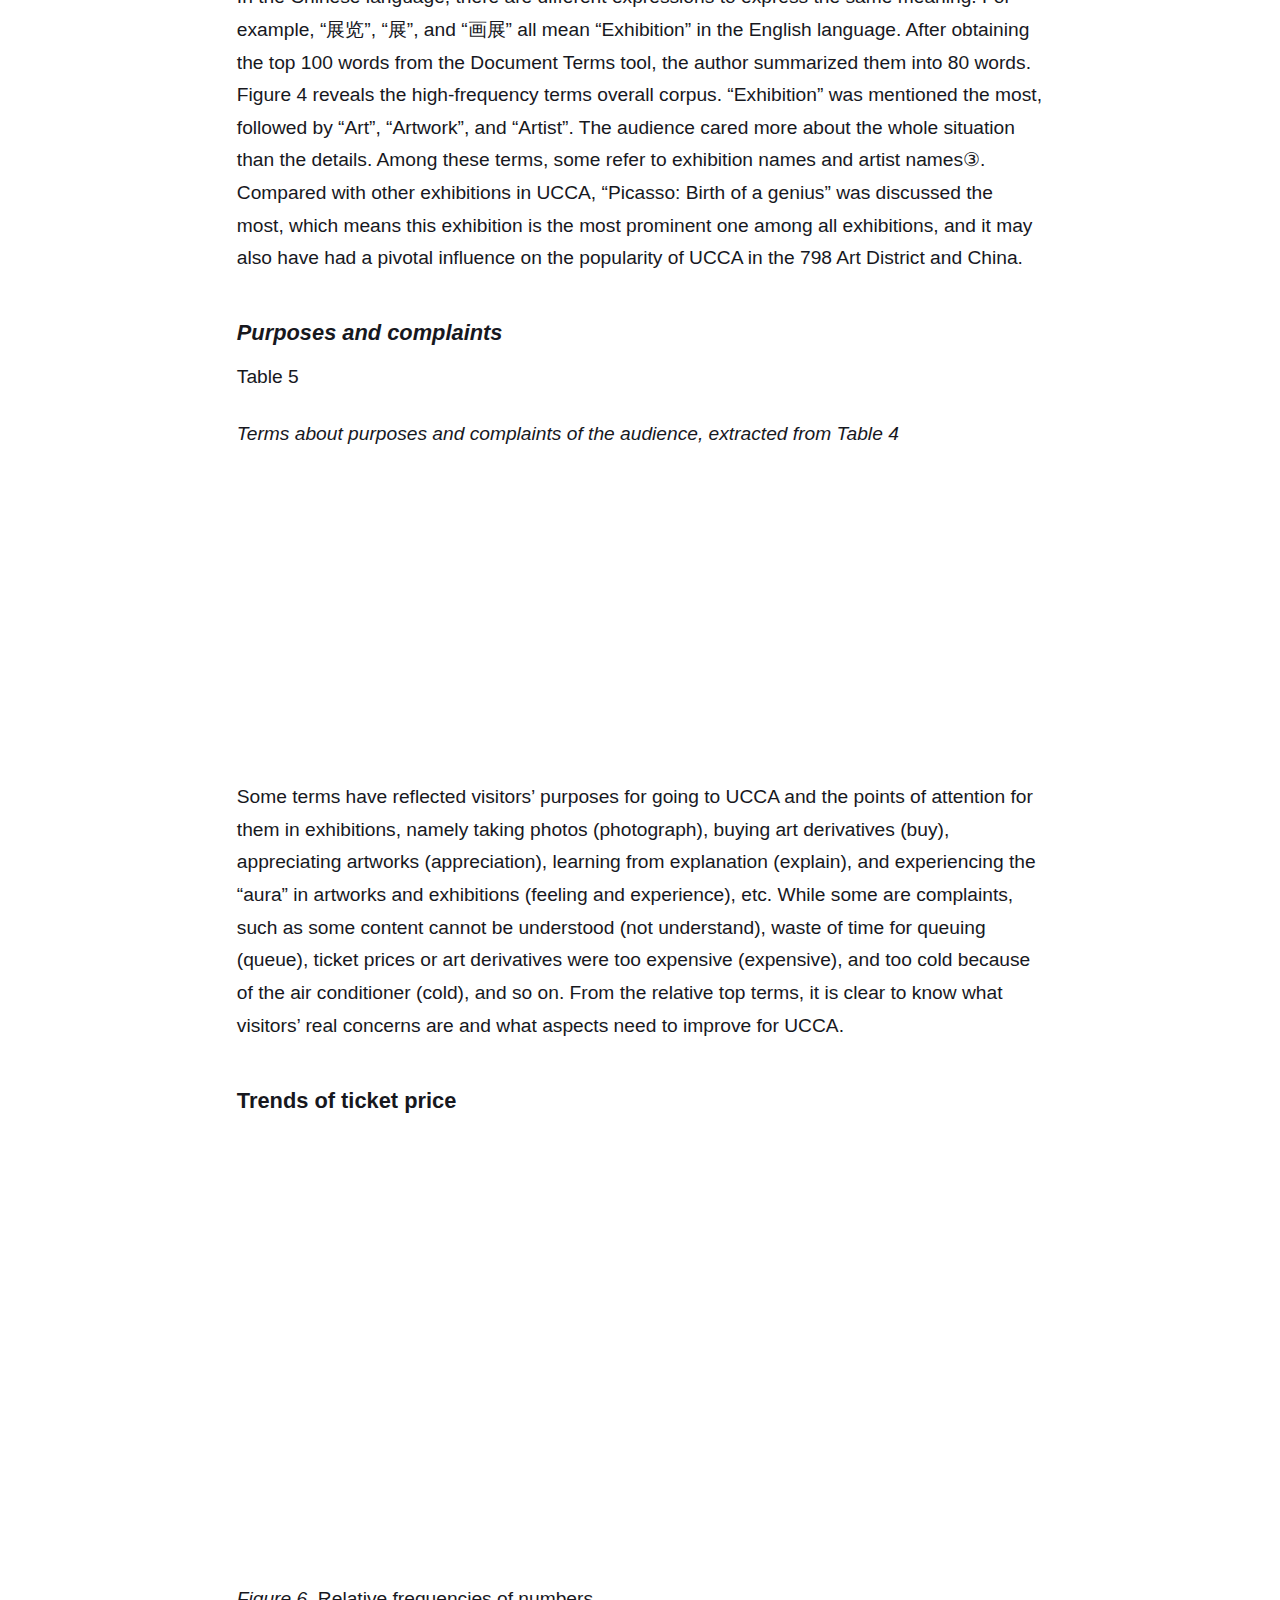
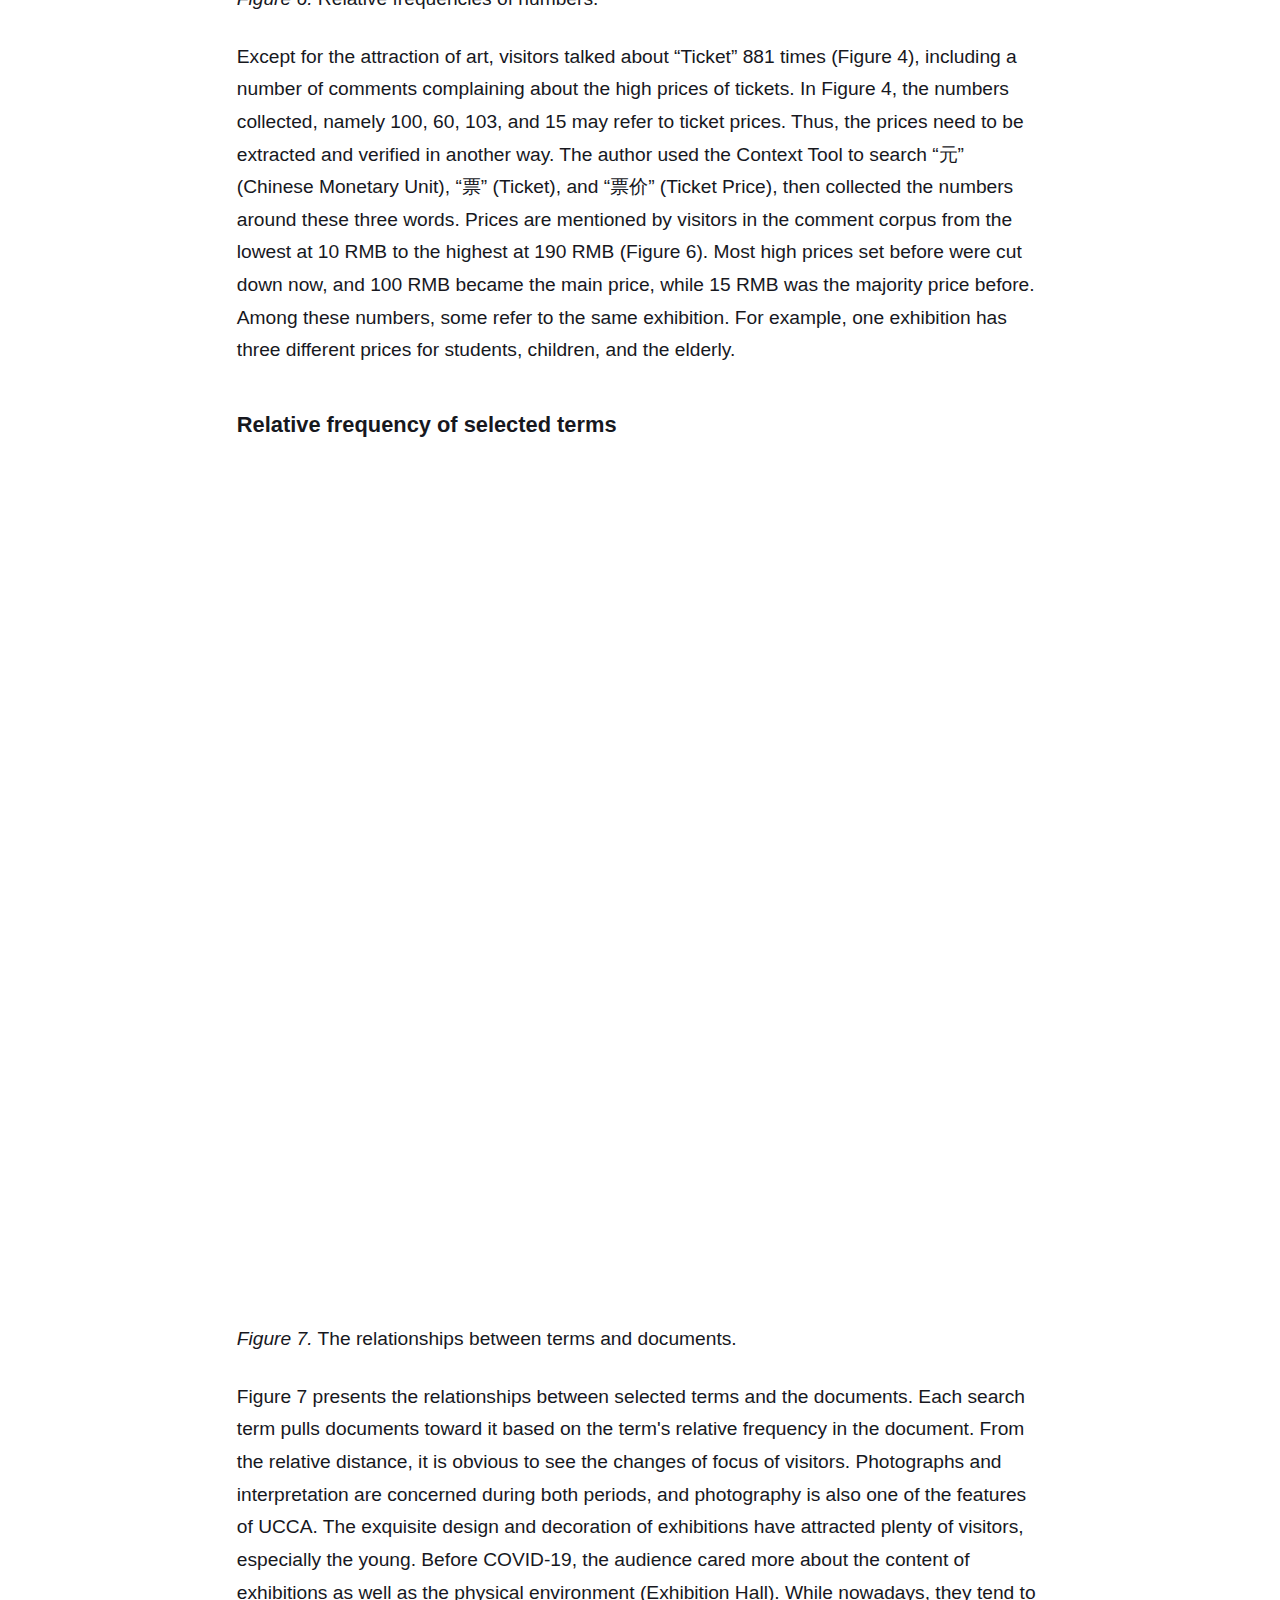
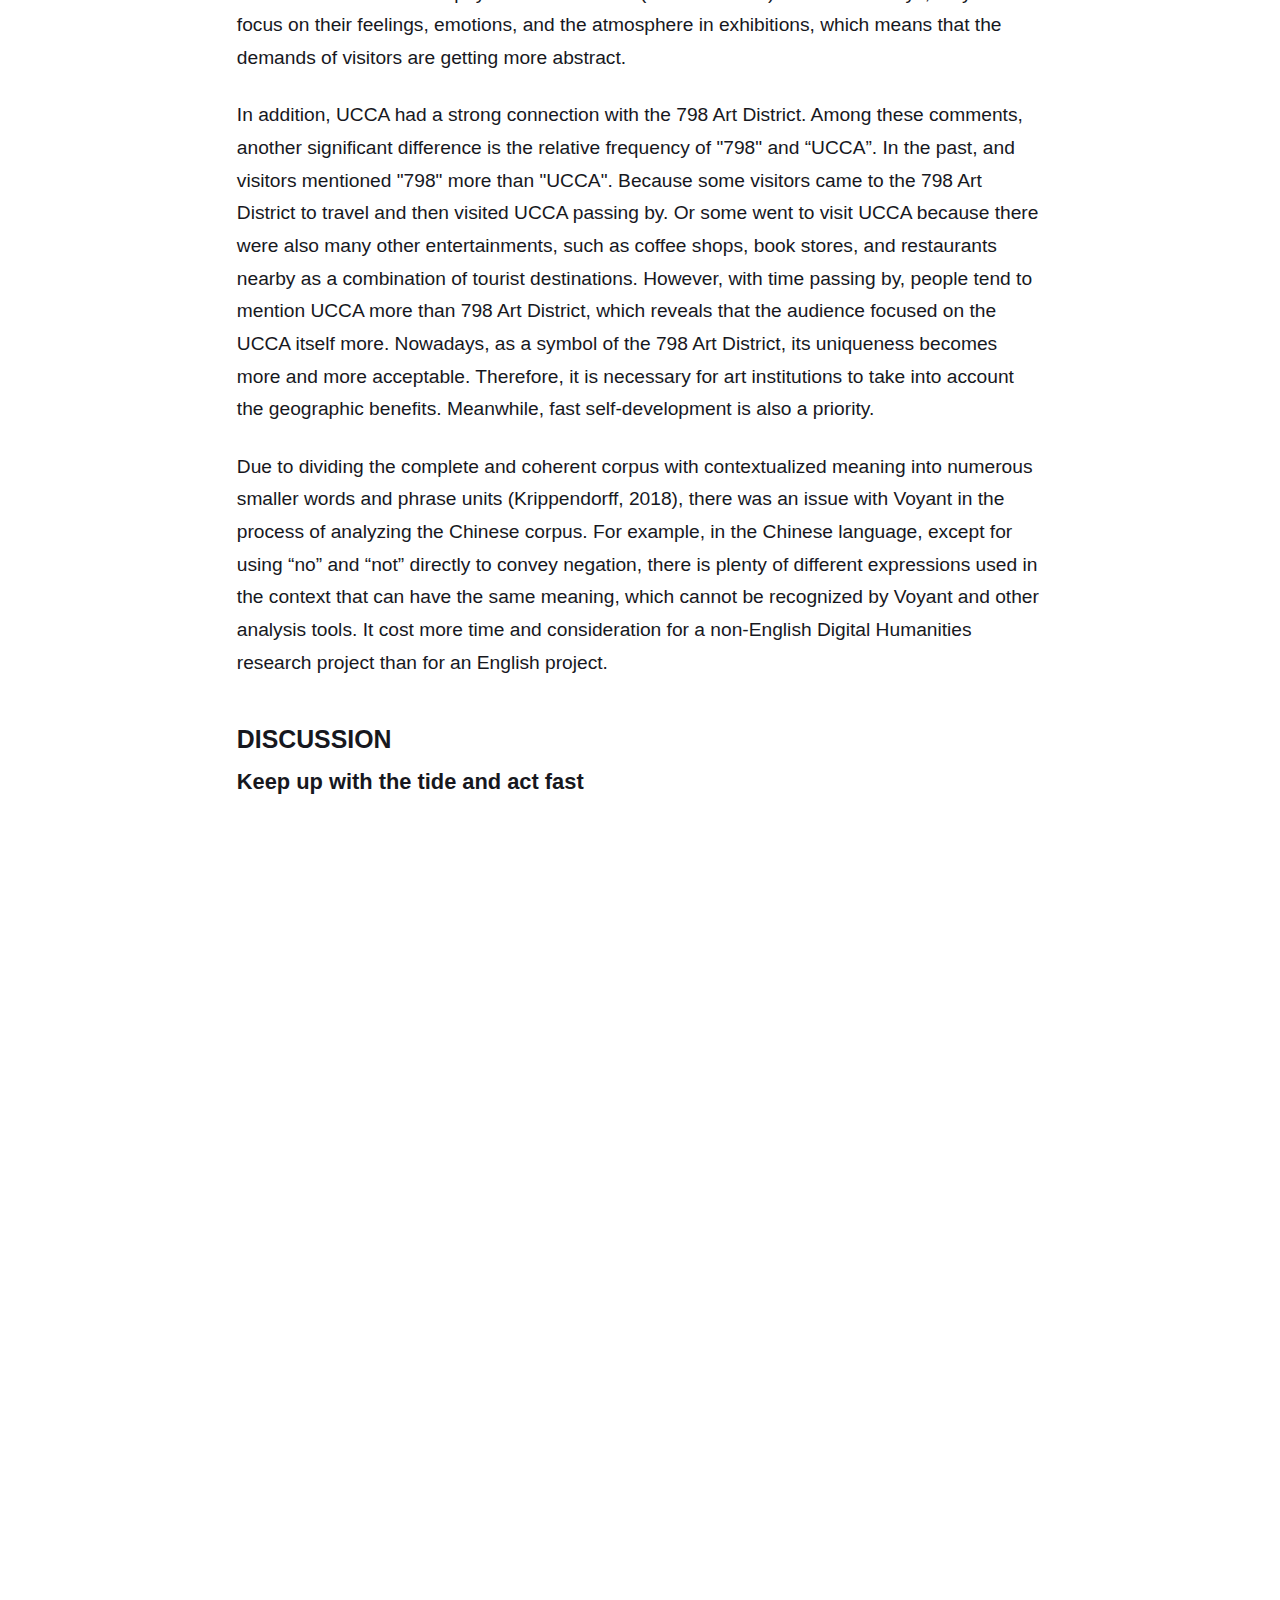
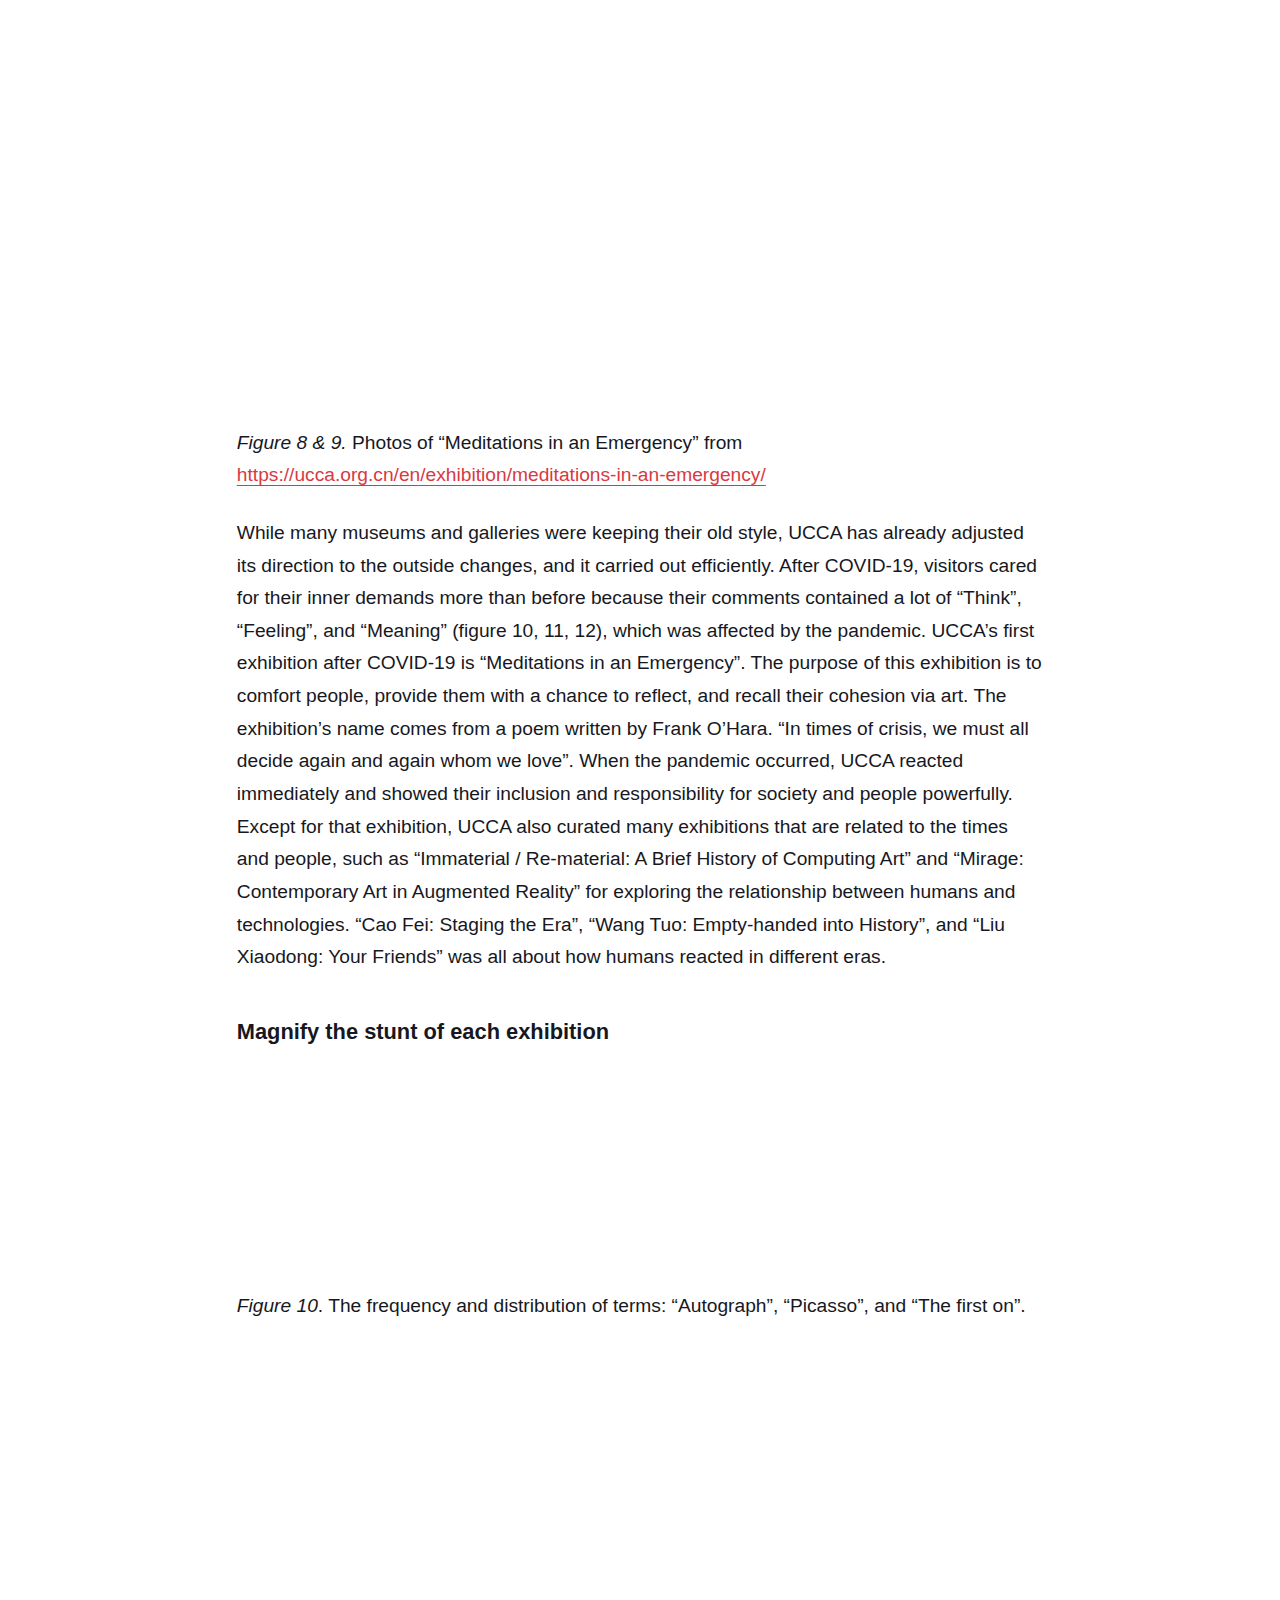
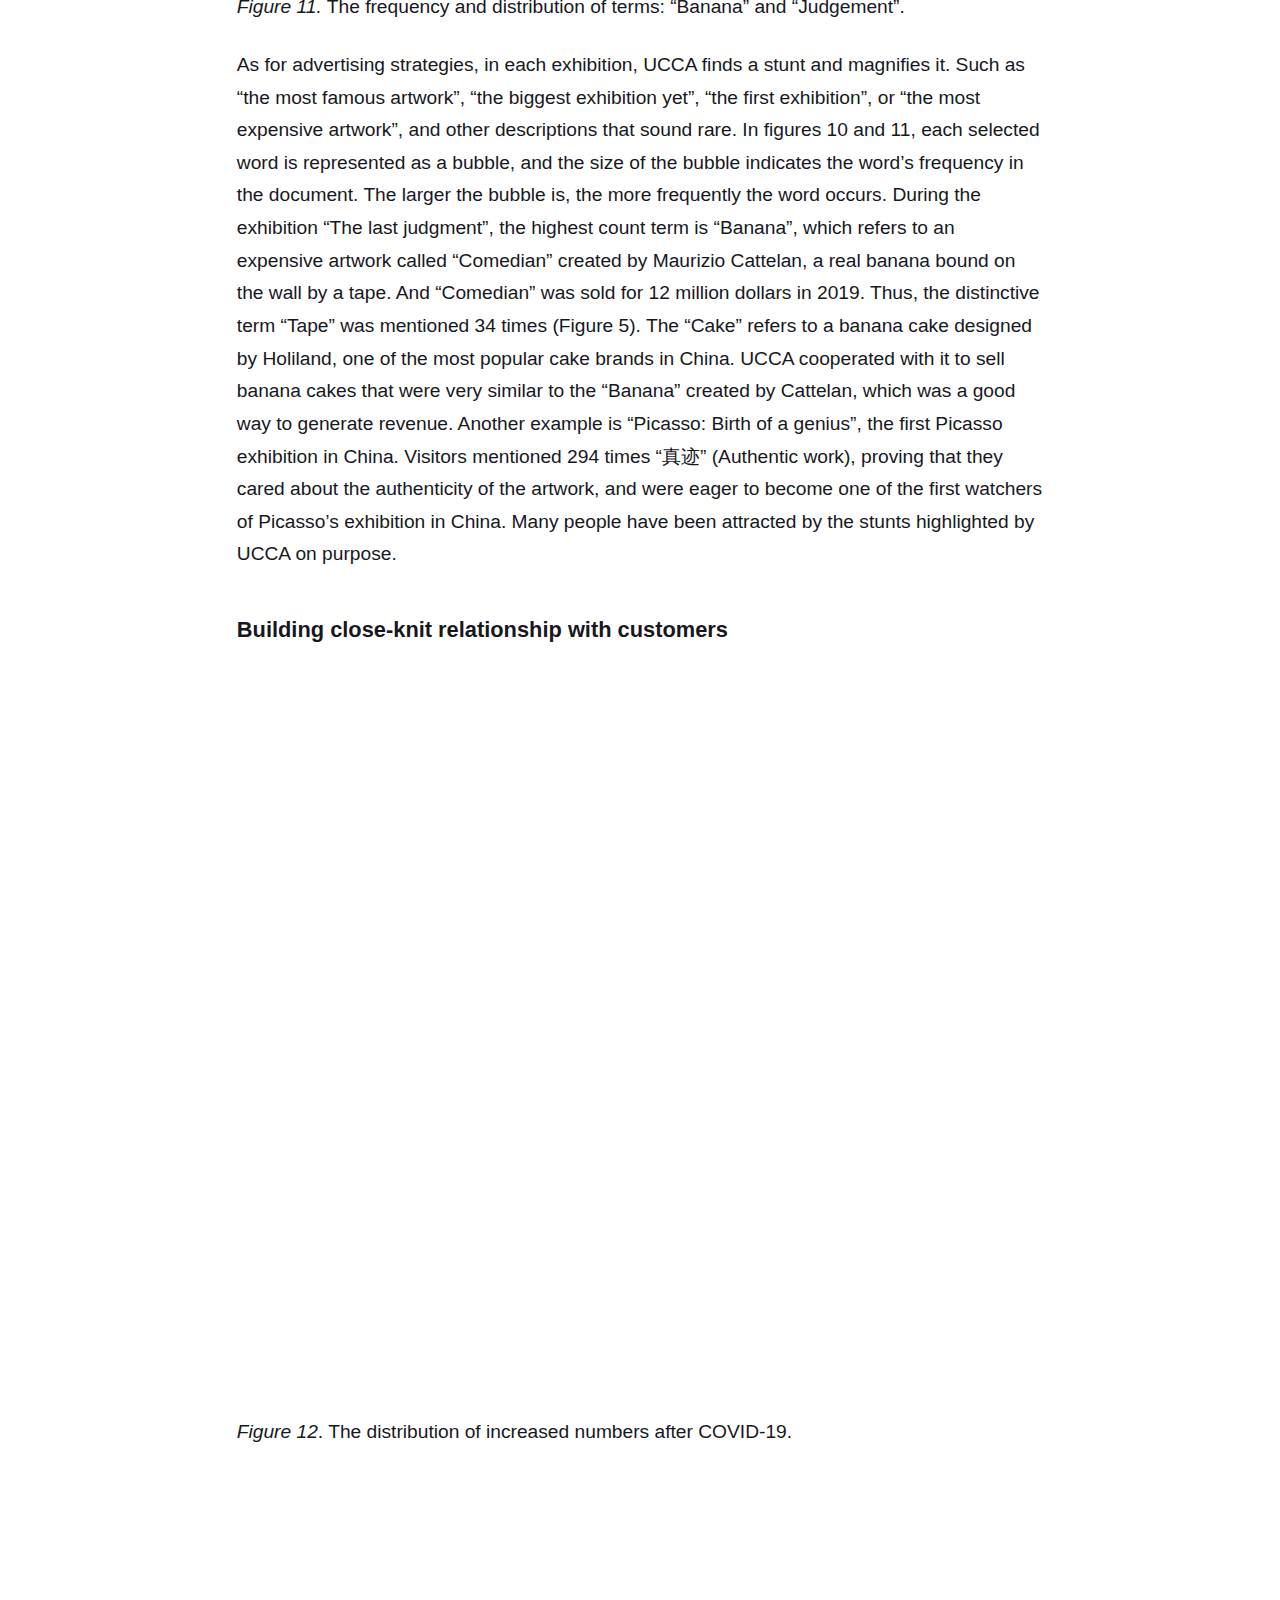
<file: web-text-analysis-based-on-dianpingcom-a-comparative-study-of-the-visitor-experience-in-ucca-center-for-contemporary-art-before-and-after-covid-19.html>
<!DOCTYPE html><html lang="en-gb"><head><meta charset="utf-8"><meta http-equiv="X-UA-Compatible" content="IE=edge"><meta name="viewport" content="width=device-width,initial-scale=1"><title>Web Text Analysis Based on Social Media - Xingyi Chen</title><meta name="description" content="Web Text Analysis Based on Social Media: Visitor Studies of UCCA Center for Contemporary Art Xingyi Chen Abstract: Since the outbreak of COVID-19, museums have been closed frequently, encountering problems such as loss of audience and financial crisis. In the turbulent post-pandemic era, how to deal with changes and what aspects need to be improved&hellip;"><meta name="generator" content="Publii Open-Source CMS for Static Site"><link rel="canonical" href="https://amalia6767.github.io/xingyi/web-text-analysis-based-on-dianpingcom-a-comparative-study-of-the-visitor-experience-in-ucca-center-for-contemporary-art-before-and-after-covid-19.html"><link rel="alternate" type="application/atom+xml" href="https://amalia6767.github.io/xingyi/feed.xml"><link rel="alternate" type="application/json" href="https://amalia6767.github.io/xingyi/feed.json"><meta property="og:title" content="Web Text Analysis Based on Social Media"><meta property="og:site_name" content="Xingyi Chen"><meta property="og:description" content="Web Text Analysis Based on Social Media: Visitor Studies of UCCA Center for Contemporary Art Xingyi Chen Abstract: Since the outbreak of COVID-19, museums have been closed frequently, encountering problems such as loss of audience and financial crisis. In the turbulent post-pandemic era, how to deal with changes and what aspects need to be improved&hellip;"><meta property="og:url" content="https://amalia6767.github.io/xingyi/web-text-analysis-based-on-dianpingcom-a-comparative-study-of-the-visitor-experience-in-ucca-center-for-contemporary-art-before-and-after-covid-19.html"><meta property="og:type" content="article"><link rel="stylesheet" href="https://amalia6767.github.io/xingyi/assets/css/style.css?v=13dea3d737f5a50609423fa72c5e568a"><script type="application/ld+json">{"@context":"http://schema.org","@type":"Article","mainEntityOfPage":{"@type":"WebPage","@id":"https://amalia6767.github.io/xingyi/web-text-analysis-based-on-dianpingcom-a-comparative-study-of-the-visitor-experience-in-ucca-center-for-contemporary-art-before-and-after-covid-19.html"},"headline":"Web Text Analysis Based on Social Media","datePublished":"2022-09-07T16:49","dateModified":"2022-09-30T00:06","description":"Web Text Analysis Based on Social Media: Visitor Studies of UCCA Center for Contemporary Art Xingyi Chen Abstract: Since the outbreak of COVID-19, museums have been closed frequently, encountering problems such as loss of audience and financial crisis. In the turbulent post-pandemic era, how to deal with changes and what aspects need to be improved&hellip;","author":{"@type":"Person","name":"Xingyi Chen","url":"https://amalia6767.github.io/xingyi/authors/xingyi-chen/"},"publisher":{"@type":"Organization","name":"Xingyi Chen"}}</script></head><body><div class="site-container"><header class="top" id="js-header"><a class="logo" href="https://amalia6767.github.io/xingyi/">Xingyi Chen</a></header><main><article class="post"><div class="hero"><figure class="hero__image hero__image--overlay"><img src="https://amalia6767.github.io/xingyi/media/website/birmingham-museums-trust-Mzhf7E-LSVs-unsplash.jpg" srcset="https://amalia6767.github.io/xingyi/media/website/responsive/birmingham-museums-trust-Mzhf7E-LSVs-unsplash-xs.jpg 300w, https://amalia6767.github.io/xingyi/media/website/responsive/birmingham-museums-trust-Mzhf7E-LSVs-unsplash-sm.jpg 480w, https://amalia6767.github.io/xingyi/media/website/responsive/birmingham-museums-trust-Mzhf7E-LSVs-unsplash-md.jpg 768w, https://amalia6767.github.io/xingyi/media/website/responsive/birmingham-museums-trust-Mzhf7E-LSVs-unsplash-lg.jpg 1024w, https://amalia6767.github.io/xingyi/media/website/responsive/birmingham-museums-trust-Mzhf7E-LSVs-unsplash-xl.jpg 1360w, https://amalia6767.github.io/xingyi/media/website/responsive/birmingham-museums-trust-Mzhf7E-LSVs-unsplash-2xl.jpg 1600w" sizes="100vw" loading="eager" alt=""></figure><header class="hero__content"><div class="wrapper"><div class="post__meta"><time datetime="2022-09-07T16:49">September 7, 2022</time></div><h1>Web Text Analysis Based on Social Media</h1><div class="post__meta post__meta--author"><a href="https://amalia6767.github.io/xingyi/authors/xingyi-chen/" class="feed__author">Xingyi Chen</a></div></div></header></div><div class="wrapper post__entry"><p id="mcetoc_1ge4v43f53l" class="align-center"><strong>Web Text Analysis Based on Social Media: Visitor Studies of UCCA Center for Contemporary Art</strong></p><p class="align-center">Xingyi Chen</p><p> </p><div class="post__toc"><h3>Table of Contents</h3><ul><li><a href="#mcetoc_1gcdkm4573l">INTRODUCTION</a></li><li><a href="#mcetoc_1gcdkm4573m">METHODOLOGY</a><ul><li><a href="#mcetoc_1gcdkm4573n">Text Analysis Method</a></li><li><a href="#mcetoc_1gcdkm4573o">Data Acquisition</a></li><li><a href="#mcetoc_1gcdkm4573p">Data cleaning</a></li></ul></li><li><a href="#mcetoc_1gcdkm4573r">RESULTS</a><ul><li><a href="#mcetoc_1gcdkm4573s">High-frequency terms</a></li><li><a href="#mcetoc_1gcdkm4573t">Purposes and complaints</a></li><li><a href="#mcetoc_1gcdkm4573u">Trends of ticket price</a></li><li><a href="#mcetoc_1gcdkm4573v">Relative frequency of selected terms</a></li></ul></li><li><a href="#mcetoc_1gcdkm45740">DISCUSSION</a><ul><li><a href="#mcetoc_1ge4vbs1p4o">Keep up with the tide and act fast </a></li><li><a href="#mcetoc_1ge4vbs1p4p">Magnify the stunt of each exhibition</a></li><li><a href="#mcetoc_1ge4vbs1p4q">Building close-knit relationship with customers</a></li><li><a href="#mcetoc_1gcdkm45742">The improved and unsolved problems of UCCA</a></li></ul></li><li><a href="#mcetoc_1gcdkm45744">CONCLUSION AND FUTURE WORK</a></li><li><a href="#mcetoc_1ge4vbs1p4r">FOOTNOTES</a></li><li><a href="#mcetoc_1ge4vbs1p4s">REFERENCE</a></li></ul></div><p><strong>Abstract: </strong>Since the outbreak of COVID-19, museums have been closed frequently, encountering problems such as loss of audience and financial crisis. In the turbulent post-pandemic era, how to deal with changes and what aspects need to be improved have become the main problems they face. This paper takes UCCA Center for Contemporary Art, Beijing, China, as an example, using web text analysis from comments of audiences on Dianping.com, combined with UCCA’s goal to analyze its micro-strategy, transformation of strategies, and the effects of transformation. Moreover, this paper reveals the changes in visitors’ focus and remaining problems of UCCA before and after COVID-19. The results show that UCCA used a more economical membership mechanism to establish close relationships with audiences, which made the complaints of high-price tickets less. Before the pandemic, the audience focused on the content of exhibitions, however, after that, the demands of audiences became more abstract and they tend to talk about their feelings and emotions generated from exhibitions. Meanwhile, UCCA switched its exhibition themes to be more related to the times and people to communicate with the audience more deeply. In a post-pandemic era, on-site studies sometimes are restricted in China, while studying museum visitors based on acquiring data from social media is relatively steady. Meanwhile, the paper provides a method for art managers to replicate the study that can be used for analyzing their institutions.</p><p><strong>Keywords: </strong>museum experience; visitor studies; art institutions; web text analysis; COVID-19</p><p> </p><h4 id="mcetoc_1gcdkm4573l"><strong>INTRODUCTION</strong></h4><p>Visitor studies have played a part in the sustainable development of museums since the twentieth century. Scholars investigated museum experience based on social, personal, and physical context , visitors’ learning (Hein, 1998), attention (Bitgood, 2013), and expectation (Sheng &amp; Chen, 2012) using qualitative , such as narrative research (Everett &amp; Barrett, 2009), case studies, participatory observation, and interviews (Feng &amp; Lin, 2021), or quantitative methods, including structural equation mode (Dirsehan, 2011), regression approach (Brida et al., 2016), or hybrid methodologies (Chandra, Cambria, and Nanetti, 2020; Yi et al., 2022). Museums are different from other institutions since they have a consensus to serve as not-for-profit institutions that research, collect, conserve, interpret, and exhibit tangible and intangible heritage①. However, some researchers neglect this particularity or only focus on visitors, not interweaving their feedback with institutions’ strategies. In addition, humanities scholars rely on “close reading”②. to gain information traditionally, which is meticulous but leads to a lack of objectivity in results. Visitors’ demands are different and diverse (Falk, 2016), and research results vary by the sources and quantities of data, methodology, research context, and research perspectives. Authentic and scalable results need enormous data to verify.</p><p>In recent years, with the new push of big data, researchers started to use social media to obtain information and conduct research combined with text analysis. Text Analysis or text mining are machine learning techniques that use natural language processing (NLP) to transform unstructured data into structured data (Hotho et al., n.d.) for extracting specific words and phrases, trends, patterns, themes, and other implicit features from large information repositories (Han, Kamber, and Pei, 2011). While people in different countries have different applications preference. Western scholars tend to use Instagram (Chang et al., 2022) and Twitter (Kydros et al., 2021) for finding behavior patterns (Lee, 2021) and opinions (Chandra, Cambria, and Nanetti, 2020) of the public. Researchers from China are inclined to choose WeChat (Gu &amp; He, 2021), Dianping.com (He et al., 2017)<em>,</em> Ctrip (Jiang &amp; Fu, 2020), and Mafengwo ( to analyze the attraction of tourism, education feedback, or to use text analysis based on collected interviews content (Jordi et al., 2014). Meanwhile, the audience is affected by outside variables, such as social environment and disasters, therefore, it is necessary to consider the changes in context inside the comments (Emily &amp; Eric, 2011).</p><p>UCCA Center for Contemporary Art founded by collectors Guy and Myriam Ullens is committed to the belief that art can deepen lives and transcend boundaries. More than one million visitors come to visit each year. According to the “Art’s Most Popular 2019”, UCCA is the only private art museum in China on the lists. This paper takes UCCA Center for Contemporary Art as an example, using web text analysis from audience comments on Dianping.com, combined with UCCA’s goal to analyze its micro-strategy, transformation of strategies, and the effects of transformation. Moreover, this paper reveals the changes in visitors’ focus and remaining problems of UCCA before and after COVID-19. Studying museum visitors based on acquiring data from social media is valuable and necessary since this method is efficient for obtaining data with the help of digital tools, and not affected by physical restrictions, namely the pandemic. The paper also provides a method for art managers to replicate the study that can be used for analyzing their institutions.</p><p>The paper is structured as follows. Section 2 presents the methodology applied. Section 3 and 4 are results of the analysis and discussion. Section 5 discusses the limitations of this study and future research improvements.</p><h4 id="mcetoc_1gcdkm4573m"><strong>METHODOLOGY</strong></h4><h5 id="mcetoc_1gcdkm4573n"><strong>Text Analysis Method</strong></h5><figure class="post__image"><img loading="lazy" style="color: var(--text-primary-color); font-family: var(--editor-font-family); font-size: inherit; font-weight: var(--font-weight-normal);" src="https://amalia6767.github.io/xingyi/media/posts/7/Figure-3.png" alt="" width="3160" height="1590" sizes="100vw" srcset="https://amalia6767.github.io/xingyi/media/posts/7/responsive/Figure-3-xs.png 300w, https://amalia6767.github.io/xingyi/media/posts/7/responsive/Figure-3-sm.png 480w, https://amalia6767.github.io/xingyi/media/posts/7/responsive/Figure-3-md.png 768w, https://amalia6767.github.io/xingyi/media/posts/7/responsive/Figure-3-lg.png 1024w, https://amalia6767.github.io/xingyi/media/posts/7/responsive/Figure-3-xl.png 1360w, https://amalia6767.github.io/xingyi/media/posts/7/responsive/Figure-3-2xl.png 1600w"></figure><p><em>Figure 1.</em> The interface after uploading the comments corpus on Voyant.</p><p>Voyant is a user-friendly and versatile web-based application for performing text analysis, which is valuable for interpretative research to extract informative evidence through high-frequency terms, relative trends, and frequencies (Miller, 2018). It is employed for quantitative analysis of qualitative marketing data (Hetenyi et al., 2019), extracting useful information, obtaining new insight from patient experience comments (Maramba et al., 2015), and conducting literature analysis (Hodhod &amp; Fleenor, 2018). Nonetheless, Voyant has some drawbacks. It can be affected by network conditions, causing that many functions are missing or cannot be customized. However, it makes research feasible with the minimal time consumed and does not require users to have coding expertise, making it still a good supplementary tool for the average humanities scholar (Welsh, 2014).</p><p>Voyant has twenty-four tools to visualize the features of each document, or differences and relationships among several documents (Miller, 2018). Five tools were presented in Figure 3 (Cirrus, Summary, Trends, Reader, and Bubblelines) after uploading the comments corpus consisting of two documents. For trends analysis, all documents were analyzed as a whole and in two periods separately. This paper attempts to demonstrate the results by using the seven methods below, which are interconnected for verifying the results of each other:</p><ul><li>Document Terms (a table view of term frequencies for each document)</li><li>Summary (an overview of the current corpus)</li><li>Trends (a visualization of the frequencies of terms across documents in a corpus)</li><li>Mandala (a visualization of the relationships between terms and documents)</li><li>Bubblelines (terms frequency and distribution in a document)</li><li>MicroSearch (frequency and distribution of terms in a document)</li><li>The Contexts/ Keywords in Context (surrounding text of keywords)</li></ul><h5 id="mcetoc_1gcdkm4573o">Data Acquisition</h5><p>The author collected data manually from Dianping.com, a public reviews net that hosts consumer reviews of restaurants, shops, and various institutions, which is similar to Yelp and TripAdvisor. Considering the research scope is comments analysis, this study excludes users’ privacy and personal information, such as names and ages. In total, 3178 comments on Dianping.com were acquired. After deleting invalid comments unrelated to UCCA, 3154 valid comments were recorded. The time scale of this study is from January 13<sup>th</sup>, 2010, when the first comment of UCCA was published on Dianping.com, to August 4<sup>th</sup>, 2022 when this study started to collect data. Although the official COVID-19 outbreak time is December 1<sup>st</sup>, 2019 when the first patient infected was discovered in China. On January 30<sup>th</sup>, 2020, UCCA published news about closing door because of COVID-19, so the time division should be January 30<sup>th</sup>, 2020 since after that day, the comments of UCCA are related to the pandemic. Therefore, this corpus was also divided into two Microsoft Excel documents. The numbers of comments are 1563 and 1591 respectively, before and after COVID-19.</p><h5 id="mcetoc_1gcdkm4573p">Data cleaning</h5><figure class="post__image"><img loading="lazy" src="https://amalia6767.github.io/xingyi/media/posts/7/Figure-1.png" alt="" width="2720" height="1312" sizes="100vw" srcset="https://amalia6767.github.io/xingyi/media/posts/7/responsive/Figure-1-xs.png 300w, https://amalia6767.github.io/xingyi/media/posts/7/responsive/Figure-1-sm.png 480w, https://amalia6767.github.io/xingyi/media/posts/7/responsive/Figure-1-md.png 768w, https://amalia6767.github.io/xingyi/media/posts/7/responsive/Figure-1-lg.png 1024w, https://amalia6767.github.io/xingyi/media/posts/7/responsive/Figure-1-xl.png 1360w, https://amalia6767.github.io/xingyi/media/posts/7/responsive/Figure-1-2xl.png 1600w"></figure><p><em>Figure 2. </em>The corpus before cleaning in OpenRefine.</p><figure class="post__image"><img loading="lazy" src="https://amalia6767.github.io/xingyi/media/posts/7/Figure-2.png" alt="" width="2572" height="1240" sizes="100vw" srcset="https://amalia6767.github.io/xingyi/media/posts/7/responsive/Figure-2-xs.png 300w, https://amalia6767.github.io/xingyi/media/posts/7/responsive/Figure-2-sm.png 480w, https://amalia6767.github.io/xingyi/media/posts/7/responsive/Figure-2-md.png 768w, https://amalia6767.github.io/xingyi/media/posts/7/responsive/Figure-2-lg.png 1024w, https://amalia6767.github.io/xingyi/media/posts/7/responsive/Figure-2-xl.png 1360w, https://amalia6767.github.io/xingyi/media/posts/7/responsive/Figure-2-2xl.png 1600w"></figure><p><em>Figure 3.</em> The corpus after cleaning in OpenRefine.</p><p>At this stage, cleaning data is needed. In Chinese, some punctuations are different from English. Such as the comma is “,”, and the full stop is “。”. Some punctuations are unique, for instance, “《》”, “、”, “——”, and “[]”, etc. (Figure 1). Besides, Chinese visitors combined multiple symbols to convey special feelings, such as “~”, “*”, “!?!?”, “????”, and emojis. Some Text Analysis tools designed for analyzing English corpus cannot identify these non-English symbols. Therefore, to ensure the accuracy of the analysis results, this paper uses OpenRefine, an open-source desktop application for data cleanup, to remove useless punctuations and symbols (Figure 2). After cleaning, the total words of the comment corpus are 265,961 compared with 306,181 words before.</p><h4 id="mcetoc_1gcdkm4573r"><strong>RESULTS</strong></h4><h5 id="mcetoc_1gcdkm4573s">High-frequency terms</h5><p>Table 4</p><p><em>High-frequency terms after summarizing</em></p><figure class="post__image"><img loading="lazy" src="https://amalia6767.github.io/xingyi/media/posts/7/Figure-4-2.png" alt="" width="2044" height="886" sizes="100vw" srcset="https://amalia6767.github.io/xingyi/media/posts/7/responsive/Figure-4-2-xs.png 300w, https://amalia6767.github.io/xingyi/media/posts/7/responsive/Figure-4-2-sm.png 480w, https://amalia6767.github.io/xingyi/media/posts/7/responsive/Figure-4-2-md.png 768w, https://amalia6767.github.io/xingyi/media/posts/7/responsive/Figure-4-2-lg.png 1024w, https://amalia6767.github.io/xingyi/media/posts/7/responsive/Figure-4-2-xl.png 1360w, https://amalia6767.github.io/xingyi/media/posts/7/responsive/Figure-4-2-2xl.png 1600w"></figure><p>In the Chinese language, there are different expressions to express the same meaning. For example, “展览”, “展”, and “画展” all mean “Exhibition” in the English language. After obtaining the top 100 words from the Document Terms tool, the author summarized them into 80 words. Figure 4 reveals the high-frequency terms overall corpus. “Exhibition” was mentioned the most, followed by “Art”, “Artwork”, and “Artist”. The audience cared more about the whole situation than the details. Among these terms, some refer to exhibition names and artist names③. Compared with other exhibitions in UCCA, “Picasso: Birth of a genius” was discussed the most, which means this exhibition is the most prominent one among all exhibitions, and it may also have had a pivotal influence on the popularity of UCCA in the 798 Art District and China.</p><h5 id="mcetoc_1gcdkm4573t"><em>Purposes and complaints</em></h5><p>Table 5</p><p><em>Terms about purposes and complaints of the audience, extracted from Table 4</em></p><figure class="post__image"><img loading="lazy" src="https://amalia6767.github.io/xingyi/media/posts/7/Jie-Ping-2022-09-29-23.48.07.png" alt="" width="1838" height="518" sizes="100vw" srcset="https://amalia6767.github.io/xingyi/media/posts/7/responsive/Jie-Ping-2022-09-29-23.48.07-xs.png 300w, https://amalia6767.github.io/xingyi/media/posts/7/responsive/Jie-Ping-2022-09-29-23.48.07-sm.png 480w, https://amalia6767.github.io/xingyi/media/posts/7/responsive/Jie-Ping-2022-09-29-23.48.07-md.png 768w, https://amalia6767.github.io/xingyi/media/posts/7/responsive/Jie-Ping-2022-09-29-23.48.07-lg.png 1024w, https://amalia6767.github.io/xingyi/media/posts/7/responsive/Jie-Ping-2022-09-29-23.48.07-xl.png 1360w, https://amalia6767.github.io/xingyi/media/posts/7/responsive/Jie-Ping-2022-09-29-23.48.07-2xl.png 1600w"></figure><p>Some terms have reflected visitors’ purposes for going to UCCA and the points of attention for them in exhibitions, namely taking photos (photograph), buying art derivatives (buy), appreciating artworks (appreciation), learning from explanation (explain), and experiencing the “aura” in artworks and exhibitions (feeling and experience), etc. While some are complaints, such as some content cannot be understood (not understand), waste of time for queuing (queue), ticket prices or art derivatives were too expensive (expensive), and too cold because of the air conditioner (cold), and so on. From the relative top terms, it is clear to know what visitors’ real concerns are and what aspects need to improve for UCCA.</p><h5 id="mcetoc_1gcdkm4573u">Trends of ticket price</h5><figure class="post__image"><img loading="lazy" src="https://amalia6767.github.io/xingyi/media/posts/7/Figure-6.jpg" alt="" width="681" height="391" sizes="100vw" srcset="https://amalia6767.github.io/xingyi/media/posts/7/responsive/Figure-6-xs.jpg 300w, https://amalia6767.github.io/xingyi/media/posts/7/responsive/Figure-6-sm.jpg 480w, https://amalia6767.github.io/xingyi/media/posts/7/responsive/Figure-6-md.jpg 768w, https://amalia6767.github.io/xingyi/media/posts/7/responsive/Figure-6-lg.jpg 1024w, https://amalia6767.github.io/xingyi/media/posts/7/responsive/Figure-6-xl.jpg 1360w, https://amalia6767.github.io/xingyi/media/posts/7/responsive/Figure-6-2xl.jpg 1600w"></figure><p><em>Figure 6. </em>Relative frequencies of numbers.</p><p>Except for the attraction of art, visitors talked about “Ticket” 881 times (Figure 4), including a number of comments complaining about the high prices of tickets. In Figure 4, the numbers collected, namely 100, 60, 103, and 15 may refer to ticket prices. Thus, the prices need to be extracted and verified in another way. The author used the Context Tool to search “元” (Chinese Monetary Unit), “票” (Ticket), and “票价” (Ticket Price), then collected the numbers around these three words. Prices are mentioned by visitors in the comment corpus from the lowest at 10 RMB to the highest at 190 RMB (Figure 6). Most high prices set before were cut down now, and 100 RMB became the main price, while 15 RMB was the majority price before. Among these numbers, some refer to the same exhibition. For example, one exhibition has three different prices for students, children, and the elderly.</p><h5 id="mcetoc_1gcdkm4573v">Relative frequency of selected terms</h5><figure class="post__image"><img loading="lazy" src="https://amalia6767.github.io/xingyi/media/posts/7/Figure-7.jpg" alt="" width="1300" height="1300" sizes="100vw" srcset="https://amalia6767.github.io/xingyi/media/posts/7/responsive/Figure-7-xs.jpg 300w, https://amalia6767.github.io/xingyi/media/posts/7/responsive/Figure-7-sm.jpg 480w, https://amalia6767.github.io/xingyi/media/posts/7/responsive/Figure-7-md.jpg 768w, https://amalia6767.github.io/xingyi/media/posts/7/responsive/Figure-7-lg.jpg 1024w, https://amalia6767.github.io/xingyi/media/posts/7/responsive/Figure-7-xl.jpg 1360w, https://amalia6767.github.io/xingyi/media/posts/7/responsive/Figure-7-2xl.jpg 1600w"></figure><p><em>Figure 7.</em> The relationships between terms and documents.</p><p>Figure 7 presents the relationships between selected terms and the documents. Each search term pulls documents toward it based on the term's relative frequency in the document. From the relative distance, it is obvious to see the changes of focus of visitors. Photographs and interpretation are concerned during both periods, and photography is also one of the features of UCCA. The exquisite design and decoration of exhibitions have attracted plenty of visitors, especially the young. Before COVID-19, the audience cared more about the content of exhibitions as well as the physical environment (Exhibition Hall). While nowadays, they tend to focus on their feelings, emotions, and the atmosphere in exhibitions, which means that the demands of visitors are getting more abstract.</p><p>In addition, UCCA had a strong connection with the 798 Art District. Among these comments, another significant difference is the relative frequency of "798" and “UCCA”. In the past, and visitors mentioned "798" more than "UCCA". Because some visitors came to the 798 Art District to travel and then visited UCCA passing by. Or some went to visit UCCA because there were also many other entertainments, such as coffee shops, book stores, and restaurants nearby as a combination of tourist destinations. However, with time passing by, people tend to mention UCCA more than 798 Art District, which reveals that the audience focused on the UCCA itself more. Nowadays, as a symbol of the 798 Art District, its uniqueness becomes more and more acceptable. Therefore, it is necessary for art institutions to take into account the geographic benefits. Meanwhile, fast self-development is also a priority.</p><p>Due to dividing the complete and coherent corpus with contextualized meaning into numerous smaller words and phrase units (Krippendorff, 2018), there was an issue with Voyant in the process of analyzing the Chinese corpus. For example, in the Chinese language, except for using “no” and “not” directly to convey negation, there is plenty of different expressions used in the context that can have the same meaning, which cannot be recognized by Voyant and other analysis tools. It cost more time and consideration for a non-English Digital Humanities research project than for an English project.</p><h4 id="mcetoc_1gcdkm45740"><strong>DISCUSSION</strong></h4><h5 id="mcetoc_1ge4vbs1p4o">Keep up with the tide and act fast<strong> </strong></h5><figure class="post__image"><img loading="lazy" src="https://amalia6767.github.io/xingyi/media/posts/7/Figure-9.jpg" alt="" width="2000" height="1334" sizes="100vw" srcset="https://amalia6767.github.io/xingyi/media/posts/7/responsive/Figure-9-xs.jpg 300w, https://amalia6767.github.io/xingyi/media/posts/7/responsive/Figure-9-sm.jpg 480w, https://amalia6767.github.io/xingyi/media/posts/7/responsive/Figure-9-md.jpg 768w, https://amalia6767.github.io/xingyi/media/posts/7/responsive/Figure-9-lg.jpg 1024w, https://amalia6767.github.io/xingyi/media/posts/7/responsive/Figure-9-xl.jpg 1360w, https://amalia6767.github.io/xingyi/media/posts/7/responsive/Figure-9-2xl.jpg 1600w"></figure><figure class="post__image"><img loading="lazy" src="https://amalia6767.github.io/xingyi/media/posts/7/Figure-8-2.jpg" alt="" width="2000" height="1334" sizes="100vw" srcset="https://amalia6767.github.io/xingyi/media/posts/7/responsive/Figure-8-2-xs.jpg 300w, https://amalia6767.github.io/xingyi/media/posts/7/responsive/Figure-8-2-sm.jpg 480w, https://amalia6767.github.io/xingyi/media/posts/7/responsive/Figure-8-2-md.jpg 768w, https://amalia6767.github.io/xingyi/media/posts/7/responsive/Figure-8-2-lg.jpg 1024w, https://amalia6767.github.io/xingyi/media/posts/7/responsive/Figure-8-2-xl.jpg 1360w, https://amalia6767.github.io/xingyi/media/posts/7/responsive/Figure-8-2-2xl.jpg 1600w"></figure><p><em>Figure 8 &amp; 9.</em> Photos of “Meditations in an Emergency” from <a href="https://ucca.org.cn/en/exhibition/meditations-in-an-emergency/">https://ucca.org.cn/en/exhibition/meditations-in-an-emergency/</a></p><p>While many museums and galleries were keeping their old style, UCCA has already adjusted its direction to the outside changes, and it carried out efficiently. After COVID-19, visitors cared for their inner demands more than before because their comments contained a lot of “Think”, “Feeling”, and “Meaning” (figure 10, 11, 12), which was affected by the pandemic. UCCA’s first exhibition after COVID-19 is “Meditations in an Emergency”. The purpose of this exhibition is to comfort people, provide them with a chance to reflect, and recall their cohesion via art. The exhibition’s name comes from a poem written by Frank O’Hara. “In times of crisis, we must all decide again and again whom we love”. When the pandemic occurred, UCCA reacted immediately and showed their inclusion and responsibility for society and people powerfully. Except for that exhibition, UCCA also curated many exhibitions that are related to the times and people, such as “Immaterial / Re-material: A Brief History of Computing Art” and “Mirage: Contemporary Art in Augmented Reality” for exploring the relationship between humans and technologies. “Cao Fei: Staging the Era”, “Wang Tuo: Empty-handed into History”, and “Liu Xiaodong: Your Friends” was all about how humans reacted in different eras.</p><h5 id="mcetoc_1ge4vbs1p4p">Magnify the stunt of each exhibition</h5><figure class="post__image"><img loading="lazy" src="https://amalia6767.github.io/xingyi/media/posts/7/Figure-10.jpg" alt="" width="3400" height="700" sizes="100vw" srcset="https://amalia6767.github.io/xingyi/media/posts/7/responsive/Figure-10-xs.jpg 300w, https://amalia6767.github.io/xingyi/media/posts/7/responsive/Figure-10-sm.jpg 480w, https://amalia6767.github.io/xingyi/media/posts/7/responsive/Figure-10-md.jpg 768w, https://amalia6767.github.io/xingyi/media/posts/7/responsive/Figure-10-lg.jpg 1024w, https://amalia6767.github.io/xingyi/media/posts/7/responsive/Figure-10-xl.jpg 1360w, https://amalia6767.github.io/xingyi/media/posts/7/responsive/Figure-10-2xl.jpg 1600w"></figure><p><em>Figure 10</em>. The frequency and distribution of terms: “Autograph”, “Picasso”, and “The first on”.</p><figure class="post__image"><img loading="lazy" src="https://amalia6767.github.io/xingyi/media/posts/7/Figure-11.jpg" alt="" width="3400" height="700" sizes="100vw" srcset="https://amalia6767.github.io/xingyi/media/posts/7/responsive/Figure-11-xs.jpg 300w, https://amalia6767.github.io/xingyi/media/posts/7/responsive/Figure-11-sm.jpg 480w, https://amalia6767.github.io/xingyi/media/posts/7/responsive/Figure-11-md.jpg 768w, https://amalia6767.github.io/xingyi/media/posts/7/responsive/Figure-11-lg.jpg 1024w, https://amalia6767.github.io/xingyi/media/posts/7/responsive/Figure-11-xl.jpg 1360w, https://amalia6767.github.io/xingyi/media/posts/7/responsive/Figure-11-2xl.jpg 1600w"></figure><p><em>Figure 11.</em> The frequency and distribution of terms: “Banana” and “Judgement”.</p><p>As for advertising strategies, in each exhibition, UCCA finds a stunt and magnifies it. Such as “the most famous artwork”, “the biggest exhibition yet”, “the first exhibition”, or “the most expensive artwork”, and other descriptions that sound rare. In figures 10 and 11, each selected word is represented as a bubble, and the size of the bubble indicates the word’s frequency in the document. The larger the bubble is, the more frequently the word occurs. During the exhibition “The last judgment”, the highest count term is “Banana”, which refers to an expensive artwork called “Comedian” created by Maurizio Cattelan, a real banana bound on the wall by a tape. And “Comedian” was sold for 12 million dollars in 2019. Thus, the distinctive term “Tape” was mentioned 34 times (Figure 5). The “Cake” refers to a banana cake designed by Holiland, one of the most popular cake brands in China. UCCA cooperated with it to sell banana cakes that were very similar to the “Banana” created by Cattelan, which was a good way to generate revenue. Another example is “Picasso: Birth of a genius”, the first Picasso exhibition in China. Visitors mentioned 294 times “真迹” (Authentic work), proving that they cared about the authenticity of the artwork, and were eager to become one of the first watchers of Picasso’s exhibition in China. Many people have been attracted by the stunts highlighted by UCCA on purpose.</p><h5 id="mcetoc_1ge4vbs1p4q">Building close-knit relationship with customers</h5><figure class="post__image"><img loading="lazy" src="https://amalia6767.github.io/xingyi/media/posts/7/Figure-12.jpg" alt="" width="1500" height="1293" sizes="100vw" srcset="https://amalia6767.github.io/xingyi/media/posts/7/responsive/Figure-12-xs.jpg 300w, https://amalia6767.github.io/xingyi/media/posts/7/responsive/Figure-12-sm.jpg 480w, https://amalia6767.github.io/xingyi/media/posts/7/responsive/Figure-12-md.jpg 768w, https://amalia6767.github.io/xingyi/media/posts/7/responsive/Figure-12-lg.jpg 1024w, https://amalia6767.github.io/xingyi/media/posts/7/responsive/Figure-12-xl.jpg 1360w, https://amalia6767.github.io/xingyi/media/posts/7/responsive/Figure-12-2xl.jpg 1600w"></figure><p><em>Figure 12</em>. The distribution of increased numbers after COVID-19.</p><figure class="post__image"><img loading="lazy" src="https://amalia6767.github.io/xingyi/media/posts/7/Figure-13-2.jpg" alt="" width="1500" height="1293" sizes="100vw" srcset="https://amalia6767.github.io/xingyi/media/posts/7/responsive/Figure-13-2-xs.jpg 300w, https://amalia6767.github.io/xingyi/media/posts/7/responsive/Figure-13-2-sm.jpg 480w, https://amalia6767.github.io/xingyi/media/posts/7/responsive/Figure-13-2-md.jpg 768w, https://amalia6767.github.io/xingyi/media/posts/7/responsive/Figure-13-2-lg.jpg 1024w, https://amalia6767.github.io/xingyi/media/posts/7/responsive/Figure-13-2-xl.jpg 1360w, https://amalia6767.github.io/xingyi/media/posts/7/responsive/Figure-13-2-2xl.jpg 1600w"></figure><p><em>Figure 13.</em> The distribution of decreased numbers after COVID-19.</p><p>Expensive tickets are hard to keep the audience. Thus, UCCA encouraged people to join in UCCA club by offering them another more “economical” plan, which is also a good way to nurture regular customers. In order to see the changes in prices, the author separated the decreased prices and the increased prices. The trends in Figure 11 show that UCCA narrowed down choices of ticket prices, and adjusted tickets at a price of 100 RMB mainly. A membership costs 500 RMB for an adult, and 800 RMB for a couple per year, including visiting all exhibitions except special programs. From comments, massive visitors introduced others to join in UCCA club because they thought UCCA membership was very cheaper than buying tickets separately. If a visitor could visit UCCA more than 5 times a year, joining membership is more economical. But at the same time, the original prices are still not cheap. UCCA just provided another seemly better choice for the audience.</p><h5 id="mcetoc_1gcdkm45742">The improved and unsolved problems of UCCA</h5><figure class="post__image"><img loading="lazy" src="https://amalia6767.github.io/xingyi/media/posts/7/Figure-14.png" alt="" width="964" height="730" sizes="100vw" srcset="https://amalia6767.github.io/xingyi/media/posts/7/responsive/Figure-14-xs.png 300w, https://amalia6767.github.io/xingyi/media/posts/7/responsive/Figure-14-sm.png 480w, https://amalia6767.github.io/xingyi/media/posts/7/responsive/Figure-14-md.png 768w, https://amalia6767.github.io/xingyi/media/posts/7/responsive/Figure-14-lg.png 1024w, https://amalia6767.github.io/xingyi/media/posts/7/responsive/Figure-14-xl.png 1360w, https://amalia6767.github.io/xingyi/media/posts/7/responsive/Figure-14-2xl.png 1600w"></figure><p><em>Figure 14. </em>The frequency and distribution of terms: “Cold”, and “Air conditioner”.</p><figure class="post__image"><img loading="lazy" src="https://amalia6767.github.io/xingyi/media/posts/7/Figure-15.png" alt="" width="960" height="720" sizes="100vw" srcset="https://amalia6767.github.io/xingyi/media/posts/7/responsive/Figure-15-xs.png 300w, https://amalia6767.github.io/xingyi/media/posts/7/responsive/Figure-15-sm.png 480w, https://amalia6767.github.io/xingyi/media/posts/7/responsive/Figure-15-md.png 768w, https://amalia6767.github.io/xingyi/media/posts/7/responsive/Figure-15-lg.png 1024w, https://amalia6767.github.io/xingyi/media/posts/7/responsive/Figure-15-xl.png 1360w, https://amalia6767.github.io/xingyi/media/posts/7/responsive/Figure-15-2xl.png 1600w"></figure><p><em>Figure 15.</em> The frequency and distribution of terms: “Body guard”, “employees”, and “workers”.</p><p>In both periods, the impolite attitude of employees especially of bodyguards, and feeling too cold inside exhibition halls are mentioned many times. In figures 14 and 15, each document in the corpus is represented as a vertical block where the height of the block indicates the relative size of the document compared to others in the corpus. The location of occurrences of search terms is located as red blocks. In figure 14, the problem of cold has been improved after COVID-19 because the red points decreased a lot, namely fewer complaints about that issue. However, in terms of workers’ attitudes, red points spread regularly in both documents, which means that UCCA had not taken measures to solve this problem, or its solutions did not work too much. From the perspective of the audience, UCCA’s employees need to improve their work profession and attitude. This problem may be caused by the reason that many workers are volunteers or interns, thus, their performance cannot be guaranteed.</p><h4 id="mcetoc_1gcdkm45744"><strong>CONCLUSION AND FUTURE WORK</strong></h4><p>This research used web text analysis to understand visitors’ experience in UCCA based on comments from Dianping.com, and analyzed UCCA’s strategies and problems. As a result of the analysis, it shows that when the outside environment and demands of the audience change, it is also necessary for art institutions to switch their strategies, especially in the post-pandemic era. This article demonstrates a new way for art managers to understand museum visitors. The method can be replicated by researchers to analyze their own institutions. Meanwhile, researchers should conduct longitudinal studies to observe changes in visitor experiences because the visitors are changing in ages, mindsets, and preferences over time (Black, 2015).</p><p>There are some limitations to this study. Firstly, the data collected is limited by this single data resource of Dianping.com. If time allows, the corresponding research should widely use a variety of social media data, such as Sina Weibo, WeChat, etc. To be more comprehensive to understand the visitors. In addition, this study only focused on web text but excluded some certain categories of visitors, such as kids, the elderly, and people who do not own a smartphone or do not use Dianping.com. Thus, future research could combine online reviews and questionnaires, and quantitative and qualitative analysis to build a more solid foundation for results (Hetenyi et al., 2019). Lastly, Dianping.com is a commercial platform, inevitably, some comments are not objective since it was biased by commercial profits or personal preference, which can influence the results. And the quantity of data can also affect the analysis. Thus, more data resources and more data are needed in the future for obtaining more precise and scientific results.</p><p> </p><hr><h4 id="mcetoc_1ge4vbs1p4r"><strong>FOOTNOTES</strong></h4><p>① Close reading is a thoughtful, critical analysis of a text that focuses on significant details or patterns in order to develop a deep, precise understanding of the text’s form, craft, meanings, etc. <a href="https://nieonline.com/tbtimes/downloads/CCSS_reading.pdf">https://nieonline.com/tbtimes/downloads/CCSS_reading.pdf</a></p><p>② A new museum definition approved by ICOM on August 24, 2022. The full text is: A museum is a not-for-profit, permanent institution in the service of society that researches, collects, conserves, interprets and exhibits tangible and intangible heritage. Open to the public, accessible and inclusive, museums foster diversity and sustainability. They operate and communicate ethically, professionally and with the participation of communities, offering varied experiences for education, enjoyment, reflection and knowledge sharing.</p><p><a href="https://icom.museum/en/news/icom-approves-a-new-museum-definition/">https://icom.museum/en/news/icom-approves-a-new-museum-definition/</a></p><p>③ "Exhibition 1” is “The last judgement”, "Exhibition 2” is “Birth of a genius”, "Exhibition 3” is “Meditations in an emergency: Intermediate Status”, and "Exhibition 4” is “Staging the era”. “Artist 1” is Maurizio Cattelan, “Artist 2” is Andy Warhol, and “Artist 3” is Cao Fei.</p><h4 id="mcetoc_1ge4vbs1p4s"><strong>REFERENCE</strong></h4><p>Bitgood, S. (2013). <em>Attention and value: Keys to understanding museum visitor</em>s. New York:</p><p>Routledge. <a href="https://doi.org/10.4324/9781315433455">https://doi.org/10.4324/9781315433455</a></p><p>Chandra, J. K., Cambria, E., &amp; Nanetti, A. (2020, November). One belt, one road, one sentiment? A hybrid approach to gauging public opinions on the New Silk Road initiative. In 2020 International Conference on Data Mining Workshops (ICDMW) (pp. 7-14). IEEE. <a href="https://doi.org/10.1109/ICDMW51313.2020.00011">https://doi.org/10.1109/ICDMW51313.2020.00011</a></p><p>Chang, M., Yi, T., Hong, S., Lai, P. Y., Jun, J. Y., &amp; Lee, J.-H. (2022, September). Identifying museum visitors via social network analysis of Instagram. <em>Journal on Computing and Cultural Heritage, 15</em>(3). <a href="https://doi.org/10.1145/3505635">https://doi.org/10.1145/3505635</a></p><p>CHENG Wei，SUI Li-na， &amp; CHENG Mo. (2014). Study on the perception of tourism image on Silk Road based on web text analysis. <em>West Forum</em><em>，</em><em> 24</em> (5), 101-108． DOI:10．3969 /j．issn．1674-8131．2014．05．12. [程圩, 隋丽娜, &amp; 程默. (2014). 基于网络文本的丝绸之路旅游形象感知研究.西部论坛, 24(5), 101-108.]</p><p>Dirsehan, Taşkın &amp; Yalçın, Azize. (2011). Comparison between Holistic Museum visitors and Utilitarian Museum visitors. <em>International Journal of Marketing Studies, 3</em>(4)<em>,</em> 78-94. <a href="http://dx.doi.org/10.5539/ijms.v3n4p78">http://dx.doi.org/10.5539/ijms.v3n4p78</a></p><p>Emily Dawson &amp; Eric Jensen. (2011). Towards a contextual turn in visitor studies: Evaluating visitor segmentation and identity-related motivations, <em>Visitor Studies, 14</em>(2), 127-140. <a href="http://dx.doi.org/10.1080/10645578.2011.608001">http://dx.doi.org/10.1080/10645578.2011.608001</a></p><p>Everett, M., &amp; Barrett, M. S. (2009). Investigating sustained visitor/museum relationships: Employing narrative research in the field of museum visitor studies. <em>Visitor Studies, 12</em>(1), 2–15. <a href="https://doi.org/10.1080/10645570902769084">https://doi.org/10.1080/10645570902769084</a></p><p>Feng, Yung-Chih &amp; Lin, Weijane. (2021). Exploring art museum experiences with exhibit label design: A visitor study approach. <em>Journal of Library and Information Studies, 19</em>(2)<em>,</em> 145-172. DOI: <a href="http://dx.doi.org/10.6182/jlis.202112_19(2).145">http://dx.doi.org/10.6182/jlis.202112_19(2).145</a></p><p>Falk, J. H., &amp; Dierking, L. D. (1992). <em>The museum experience</em>. Washington D.C:</p><p>Whalesback Books.</p><p>Falk, J. (2016). Museum audiences: A visitor-centered perspective. <em>Loisir et Société / Society and Leisure</em>, <em>39</em>(3), 357–370. <a href="https://doi.org/10.1080/07053436.2016.1243830">https://doi.org/10.1080/07053436.2016.1243830</a></p><p>Gu, Jing &amp; He, Qijun. (2021). Museum education and communication effectiveness on social media platforms: A study on Shanghai Museum WeChat’s official account. <em>Communication Management. 2.</em> 65-77.</p><p>Hein, G. E. (1998). <em>Learning in the museum</em>. New York: Routledge.</p><p>Hotho, Andreas &amp; Nürnberger, Andreas &amp; Paass, Gerhard. (2005). A brief survey of text mining. <em>LDV Forum - GLDV Journal for Computational Linguistics and Language Technology, 20,</em> 19-62.</p><p>Hodhod, R., &amp; Fleenor, H. (2018). A text mining based literature analysis for learning theories and computer science education. In A. E. Hassanien, K. Shaalan, T. Gaber, &amp; M. F. Tolba (Eds.), <em>Proceedings of the International Conference on Advanced Intelligent Systems and Informatics 2017</em> (Vol. 639, pp. 560–568). New York: Springer International Publishing. <a href="https://doi.org/10.1007/978-3-319-64861-3_52">https://doi.org/10.1007/978-3-319-64861-3_52</a></p><p>Hetenyi, G., Dr. Lengyel, A., &amp; Dr. Szilasi, M. (2019). Quantitative analysis of qualitative data: Using Voyant tools to investigate the sales-marketing interface. <em>Journal of Industrial Engineering and Management</em>, <em>12</em>(3), 393. <a href="https://doi.org/10.3926/jiem.2929">https://doi.org/10.3926/jiem.2929</a></p><p>He, Dan., Li, Xueyan., Zhou, Aihua &amp; Fu, Xiao. (2017). Museum tourism experience in Beijing: Based on internet text content analysis of Dianping.com. <em>Resource Development &amp; Market. 33</em> (2). <a href="http://en.cnki.com.cn/Article_en/CJFDTotal-ZTKB201702023.htm">http://en.cnki.com.cn/Article_en/CJFDTotal-ZTKB201702023.htm</a></p><p>Brida, J.G., Meleddu, M. and Pulina, M. (2016). Understanding museum visitors’ experience: A comparative study, <em>Journal of Cultural Heritage Management and Sustainable Development, 6</em>(1), 47-71. <a href="http://dx.doi.org/10.1108/JCHMSD-07-2015-0025">http://dx.doi.org/10.1108/JCHMSD-07-2015-0025</a></p><p> </p><p>Jiawei Han, Micheline Kamber, Jian Pei. (2012). Mining frequent patterns, associations, and correlations: Basic concepts and methods. In <em>The Morgan Kaufmann Series in Data Management Systems, Data Mining (Third Edition). </em>Massachusetts: Morgan Kaufmann, 243-278. <a href="https://doi.org/10.1016/B978-0-12-381479-1.00006-X">https://doi.org/10.1016/B978-0-12-381479-1.00006-X</a>.</p><p>Jiang, Dengyu &amp; Fu, Yunxin. (2020). Research on tourism development of Opium War Museum based on network text analysis. <em>Scholars Journal of Economics, Business and Management. 7. </em>79-83. <a href="http://dx.doi.org/10.36347/sjebm.2020.v07i02.004">http://dx.doi.org/10.36347/sjebm.2020.v07i02.004</a></p><p>John H. Falk &amp; Katie L. Gillespie. (2009). Investigating the role of emotion in science center visitor learning, <em>Visitor Studies, 12</em>(2), 112-132. <a href="http://dx.doi.org/10.1080/10645570903203414">http://dx.doi.org/10.1080/10645570903203414</a></p><p>Jordi López Sintas, Ercilia García Álvarez &amp; Elena Pérez Rubiales. (2014). Art museum visitors: Interaction strategies for sharing experiences, <em>Museum Management and Curatorship, 29</em>(3), 241-259. <a href="http://dx.doi.org/10.1080/09647775.2014.919175">http://dx.doi.org/10.1080/09647775.2014.919175</a></p><p>Krippendorff, K. (2018). <em>Content analysis: An introduction to its methodology</em>. Beverly Hills: Sage publications.</p><p>Kydros, Dimitrios &amp; Vrana, Vasiliki. (2021). A Twitter network analysis of European museums. <em>Museum Management and Curatorship, 36</em>(4), 1-21. <a href="http://dx.doi.org/10.1080/09647775.2021.1894475">http://dx.doi.org/10.1080/09647775.2021.1894475</a></p><p>Lee, J.-H. (Ed.). (2021). <em>A new perspective of cultural DNA.</em> Springer Singapore. <a href="https://doi.org/10.1007/978-981-15-7707-9">https://doi.org/10.1007/978-981-15-7707-9</a></p><p>Miller, A. (2018). Text mining digital humanities projects: Assessing content analysis capabilities of Voyant tools. <em>Journal of Web Librarianship</em>, <em>12</em>(3), 169–197. <a href="https://doi.org/10.1080/19322909.2018.1479673">https://doi.org/10.1080/19322909.2018.1479673</a></p><p>Maramba, I. D., Davey, A., Elliott, M. N., Roberts, M., Roland, M., Brown, F., Burt, J., Boiko, O., &amp; Campbell, J. (2015). Web-based textual analysis of free-text patient experience comments from a survey in primary care. <em>JMIR Medical Informatics</em>, <em>3</em>(2), 20. <a href="https://doi.org/10.2196/medinform.3783">https://doi.org/10.2196/medinform.3783</a></p><p>Sheng, C.-W., &amp; Chen, M.-C. (2012). A study of experience expectations of museum visitors. <em>Tourism Management</em>, <em>33</em>(1), 53–60. <a href="https://doi.org/10.1016/j.tourman.2011.01.023">https://doi.org/10.1016/j.tourman.2011.01.023</a></p><p>Sinclair, S. &amp; G. Rockwell. (2022). <em>Voyant Tools</em>. Retrieved September 2, 2022. <a href="https://voyant-tools.org/?corpus=852b0827e9b948050d4ae6604a4517c6">https://voyant-tools.org/?corpus=852b0827e9b948050d4ae6604a4517c6</a></p><p>Sinclair, S. &amp; G. Rockwell. (2022). Terms. <em>Voyant Tools</em>. Retrieved September 2, 2022, from <a href="https://voyant-tools.org/?stopList=stop.cn.chinese-lawrence.txt&amp;corpus=88f66cf8b353dd380a76fa500c3fec69&amp;view=CorpusTerms">https://voyant-tools.org/?stopList=stop.cn.chinese-lawrence.txt&amp;corpus=88f66cf8b353dd380a76fa500c3fec69&amp;view=CorpusTerms</a></p><p>Sinclair, S. &amp; G. Rockwell. (2022). MicroSearch. <em>Voyant Tools</em>. Retrieved September 2, 2022, from <a href="https://voyant-tools.org/?palette=d3_cat20b&amp;stopList=stop.cn.chinese-lawrence.txt&amp;query=%E7%A9%BA%E8%B0%83*&amp;query=%E5%86%B7*&amp;query=%E5%86%B7%E6%B0%94&amp;query=%E5%86%B7&amp;corpus=88f66cf8b353dd380a76fa500c3fec69&amp;view=MicroSearch">https://voyant-tools.org/?palette=d3_cat20b&amp;stopList=stop.cn.chinese-lawrence.txt&amp;query=%E7%A9%BA%E8%B0%83*&amp;query=%E5%86%B7*&amp;query=%E5%86%B7%E6%B0%94&amp;query=%E5%86%B7&amp;corpus=88f66cf8b353dd380a76fa500c3fec69&amp;view=MicroSearch</a></p><p>Sinclair, S. &amp; G. Rockwell. (2022). MicroSearch. <em>Voyant Tools</em>. Retrieved September 2, 2022, from <a href="https://voyant-tools.org/?palette=d3_cat20b&amp;stopList=stop.cn.chinese-lawrence.txt&amp;query=%E6%80%81%E5%BA%A6*&amp;query=%E4%BA%BA%E5%91%98*&amp;query=%E5%91%98%E5%B7%A5*&amp;query=%E4%BF%9D%E5%AE%89*&amp;corpus=88f66cf8b353dd380a76fa500c3fec69&amp;view=MicroSearch">https://voyant-tools.org/?palette=d3_cat20b&amp;stopList=stop.cn.chinese-lawrence.txt&amp;query=%E6%80%81%E5%BA%A6*&amp;query=%E4%BA%BA%E5%91%98*&amp;query=%E5%91%98%E5%B7%A5*&amp;query=%E4%BF%9D%E5%AE%89*&amp;corpus=88f66cf8b353dd380a76fa500c3fec69&amp;view=MicroSearch</a></p><p>Sinclair, S. &amp; G. Rockwell. (2022). Summary. <em>Voyant Tools</em>. Retrieved September 2, 2022, from <a href="https://voyant-tools.org/?palette=d3_cat20b&amp;stopList=stop.cn.chinese-lawrence.txt&amp;limit=59&amp;corpus=88f66cf8b353dd380a76fa500c3fec69&amp;view=Summary">https://voyant-tools.org/?palette=d3_cat20b&amp;stopList=stop.cn.chinese-lawrence.txt&amp;limit=59&amp;corpus=88f66cf8b353dd380a76fa500c3fec69&amp;view=Summary</a></p><p>Sinclair, S. &amp; G. Rockwell. (2022). Trends. <em>Voyant Tools</em>. Retrieved September 2, 2022, from <a href="https://voyant-tools.org/?palette=d3_cat20b&amp;stopList=stop.cn.chinese-lawrence.txt&amp;query=10&amp;query=20&amp;query=90*&amp;query=90&amp;query=40&amp;query=30*&amp;query=30&amp;query=110*&amp;query=110&amp;query=130*&amp;query=130&amp;query=140*&amp;query=140&amp;query=190*&amp;query=158*&amp;query=138*&amp;query=188*&amp;query=60&amp;query=15*&amp;query=100*&amp;query=150*&amp;corpus=88f66cf8b353dd380a76fa500c3fec69&amp;view=Trends">https://voyant-tools.org/?palette=d3_cat20b&amp;stopList=stop.cn.chinese-lawrence.txt&amp;query=10&amp;query=20&amp;query=90*&amp;query=90&amp;query=40&amp;query=30*&amp;query=30&amp;query=110*&amp;query=110&amp;query=130*&amp;query=130&amp;query=140*&amp;query=140&amp;query=190*&amp;query=158*&amp;query=138*&amp;query=188*&amp;query=60&amp;query=15*&amp;query=100*&amp;query=150*&amp;corpus=88f66cf8b353dd380a76fa500c3fec69&amp;view=Trends</a></p><p>Sinclair, S. &amp; G. Rockwell. (2022). Trends. <em>Voyant Tools</em>. Retrieved September 2, 2022, from <a href="https://voyant-tools.org/?palette=d3_cat20b&amp;stopList=stop.cn.chinese-lawrence.txt&amp;query=10&amp;query=150*&amp;query=90&amp;query=138*&amp;query=158*&amp;query=188*&amp;query=30*&amp;query=15*&amp;labels=true&amp;corpus=88f66cf8b353dd380a76fa500c3fec69&amp;view=Trends">https://voyant-tools.org/?palette=d3_cat20b&amp;stopList=stop.cn.chinese-lawrence.txt&amp;query=10&amp;query=150*&amp;query=90&amp;query=138*&amp;query=158*&amp;query=188*&amp;query=30*&amp;query=15*&amp;labels=true&amp;corpus=88f66cf8b353dd380a76fa500c3fec69&amp;view=Trends</a></p><p>Sinclair, S. &amp; G. Rockwell. (2022). Trends. <em>Voyant Tools</em>. Retrieved September 2, 2022, from <a href="https://voyant-tools.org/?palette=d3_cat20b&amp;stopList=stop.cn.chinese-lawrence.txt&amp;query=40*&amp;query=190*&amp;query=140&amp;query=130&amp;query=110&amp;query=100&amp;query=60&amp;query=20&amp;labels=true&amp;corpus=88f66cf8b353dd380a76fa500c3fec69&amp;view=Trends">https://voyant-tools.org/?palette=d3_cat20b&amp;stopList=stop.cn.chinese-lawrence.txt&amp;query=40*&amp;query=190*&amp;query=140&amp;query=130&amp;query=110&amp;query=100&amp;query=60&amp;query=20&amp;labels=true&amp;corpus=88f66cf8b353dd380a76fa500c3fec69&amp;view=Trends</a></p><p>Sinclair, S. &amp; G. Rockwell. (2022). Bubblelines. <em>Voyant Tools</em>. Retrieved September 2, 2022, from <a href="https://voyant-tools.org/?palette=d3_cat20b&amp;stopList=stop.cn.chinese-lawrence.txt&amp;bins=300&amp;query=%E7%AC%AC%E4%B8%80*&amp;query=%E6%AF%95%E5%8A%A0%E7%B4%A2*&amp;query=%E7%9C%9F%E8%BF%B9*&amp;docId=10d4b1433e13bf0c4c0542a09cf801f9&amp;docId=d8fc4479b732da08e9de8f18512acf41&amp;corpus=88f66cf8b353dd380a76fa500c3fec69&amp;view=Bubblelines">https://voyant-tools.org/?palette=d3_cat20b&amp;stopList=stop.cn.chinese-lawrence.txt&amp;bins=300&amp;query=%E7%AC%AC%E4%B8%80*&amp;query=%E6%AF%95%E5%8A%A0%E7%B4%A2*&amp;query=%E7%9C%9F%E8%BF%B9*&amp;docId=10d4b1433e13bf0c4c0542a09cf801f9&amp;docId=d8fc4479b732da08e9de8f18512acf41&amp;corpus=88f66cf8b353dd380a76fa500c3fec69&amp;view=Bubblelines</a></p><p>Sinclair, S. &amp; G. Rockwell. (2022). Bubblelines. <em>Voyant Tools</em>. Retrieved September 2, 2022, from <a href="https://voyant-tools.org/?palette=d3_cat20b&amp;stopList=stop.cn.chinese-lawrence.txt&amp;bins=300&amp;query=%E5%AE%A1%E5%88%A4*&amp;query=%E9%A6%99%E8%25">https://voyant-tools.org/?palette=d3_cat20b&amp;stopList=stop.cn.chinese-lawrence.txt&amp;bins=300&amp;query=%E5%AE%A1%E5%88%A4*&amp;query=%E9%A6%99%E8%</a></p><p>Sinclair, S. &amp; G. Rockwell. (2022). Mandala. <em>Voyant Tools</em>. Retrieved September 2, 2022, from <a href="https://voyant-tools.org/?palette=d3_cat20b&amp;stopList=stop.cn.chinese-lawrence.txt&amp;query=%E8%B4%B5*%7C%E8%B4%B5&amp;query=798*%7C798&amp;query=%E5%B1%95%7C%E5%B1%95%E8%A7%88&amp;query=%E5%B1%95%E5%93%81*%7C%E4%BD%9C%E5%93%81*&amp;query=%E5%B1%95%E5%8E%85%7C%E5%B1%95%E9%A6%86%7C%E5%B1%95%E5%8C%BA%7C%E5%B1%95%E8%A7%88%E9%A6%86&amp;query=%E6%8B%8D*%7C%E6%8B%8D%E7%85%A7%7C%E6%8B%8D%7C%E6%8B%8D%E6%91%84&amp;query=%E8%AE%B2%E8%A7%A3*%7C%E8%AE%B2%E8%A7%A3%7C%E8%AE%B2%E8%A7%A3%E5%91%98&amp;query=%E6%83%85%E7%BB%AA*%7C%E6%84%9F%E5%8F%97*&amp;query=%E4%BC%A4%E5%BF%83%7C%E4%BC%A4%E6%84%9F%7C%E4%BC%A4%E7%97%95%7C%E4%BC%A4%E5%BF%83*%7C%E6%82%B2%E4%BC%A4*&amp;query=%E6%B0%94%E6%B0%9B*%7C%E6%B0%9B%E5%9B%B4*%7C%E7%8E%AF%E5%A2%83*&amp;query=%E7%96%AB%E6%83%85*&amp;query=ucca*%7Cucca&amp;query=%E4%BC%9A%E5%91%98*%7C%E4%BC%9A%E5%91%98%7C%E4%BC%9A%E5%91%98%E5%8D%A1%7C%E4%BC%9A%E5%91%98%E5%88%B6&amp;corpus=88f66cf8b353dd380a76fa500c3fec69&amp;view=Mandala">https://voyant-tools.org/?palette=d3_cat20b&amp;stopList=stop.cn.chinese-lawrence.txt&amp;query=%E8%B4%B5*%7C%E8%B4%B5&amp;query=798*%7C798&amp;query=%E5%B1%95%7C%E5%B1%95%E8%A7%88&amp;query=%E5%B1%95%E5%93%81*%7C%E4%BD%9C%E5%93%81*&amp;query=%E5%B1%95%E5%8E%85%7C%E5%B1%95%E9%A6%86%7C%E5%B1%95%E5%8C%BA%7C%E5%B1%95%E8%A7%88%E9%A6%86&amp;query=%E6%8B%8D*%7C%E6%8B%8D%E7%85%A7%7C%E6%8B%8D%7C%E6%8B%8D%E6%91%84&amp;query=%E8%AE%B2%E8%A7%A3*%7C%E8%AE%B2%E8%A7%A3%7C%E8%AE%B2%E8%A7%A3%E5%91%98&amp;query=%E6%83%85%E7%BB%AA*%7C%E6%84%9F%E5%8F%97*&amp;query=%E4%BC%A4%E5%BF%83%7C%E4%BC%A4%E6%84%9F%7C%E4%BC%A4%E7%97%95%7C%E4%BC%A4%E5%BF%83*%7C%E6%82%B2%E4%BC%A4*&amp;query=%E6%B0%94%E6%B0%9B*%7C%E6%B0%9B%E5%9B%B4*%7C%E7%8E%AF%E5%A2%83*&amp;query=%E7%96%AB%E6%83%85*&amp;query=ucca*%7Cucca&amp;query=%E4%BC%9A%E5%91%98*%7C%E4%BC%9A%E5%91%98%7C%E4%BC%9A%E5%91%98%E5%8D%A1%7C%E4%BC%9A%E5%91%98%E5%88%B6&amp;corpus=88f66cf8b353dd380a76fa500c3fec69&amp;view=Mandala</a></p><p>Sinclair, S. &amp; G. Rockwell. (2022). Contexts. <em>Voyant Tools</em>. Retrieved September 3, 2022, from <a href="https://voyant-tools.org/?query=%E7%A5%A8*&amp;query=%E7%A5%A8&amp;query=%E7%A5%A8%E4%BB%B7&amp;query=%E5%85%83*&amp;query=%E5%85%83&amp;corpus=88f66cf8b353dd380a76fa500c3fec69&amp;view=Contexts">https://voyant-tools.org/?query=%E7%A5%A8*&amp;query=%E7%A5%A8&amp;query=%E7%A5%A8%E4%BB%B7&amp;query=%E5%85%83*&amp;query=%E5%85%83&amp;corpus=88f66cf8b353dd380a76fa500c3fec69&amp;view=Contexts</a></p><p>The Art Newspaper. (2020). <em>Art’s most popular: Exhibition and museum visitor figures 2019</em></p><p>(SPECIAL REPORT No. 322). London: The Art Newspaper <a href="https://www.museus.gov.br/wp-content/uploads/2020/05/Arts-Most-Popular-visitor-figures-2019.pdf">https://www.museus.gov.br/wp-content/uploads/2020/05/Arts-Most-Popular-visitor-figures-2019.pdf</a></p><p>Welsh, Megan E. (2014). Review of Voyant Tools. <em>Collaborative Librarianship, 6</em>(2), 96-97. <a href="https://digitalcommons.du.edu/collaborativelibrarianship/vol6/iss2/8">https://digitalcommons.du.edu/collaborativelibrarianship/vol6/iss2/8</a></p><p>YiT, LeeH-y, YumJ, LeeJ-H. (2022). The influence of visitor-based social contextual</p><p>information on visitors’ museum experience.<em> PLOS ONE, 17</em>(5): e0266856.</p><p><a href="https://doi.org/10.1371/journal.pone.0266856">https://doi.org/10.1371/journal.pone.0266856</a></p></div><footer class="wrapper post__footer"><p class="post__last-updated">This article was updated on September 30, 2022</p><div class="post__share"><a href="https://www.facebook.com/sharer/sharer.php?u=https%3A%2F%2Famalia6767.github.io%2Fxingyi%2Fweb-text-analysis-based-on-dianpingcom-a-comparative-study-of-the-visitor-experience-in-ucca-center-for-contemporary-art-before-and-after-covid-19.html" class="js-share facebook" rel="nofollow noopener noreferrer"><svg class="icon" aria-hidden="true" focusable="false"><use xlink:href="https://amalia6767.github.io/xingyi/assets/svg/svg-map.svg#facebook"/></svg> <span>Facebook</span> </a><a href="https://twitter.com/share?url=https%3A%2F%2Famalia6767.github.io%2Fxingyi%2Fweb-text-analysis-based-on-dianpingcom-a-comparative-study-of-the-visitor-experience-in-ucca-center-for-contemporary-art-before-and-after-covid-19.html&amp;via=https%3A%2F%2Ftwitter.com%2FEureka6767&amp;text=Web%20Text%20Analysis%20Based%20on%20Social%20Media" class="js-share twitter" rel="nofollow noopener noreferrer"><svg class="icon" aria-hidden="true" focusable="false"><use xlink:href="https://amalia6767.github.io/xingyi/assets/svg/svg-map.svg#twitter"/></svg> <span>Twitter</span> </a><a href="https://www.linkedin.com/sharing/share-offsite/?url=https%3A%2F%2Famalia6767.github.io%2Fxingyi%2Fweb-text-analysis-based-on-dianpingcom-a-comparative-study-of-the-visitor-experience-in-ucca-center-for-contemporary-art-before-and-after-covid-19.html" class="js-share linkedin" rel="nofollow noopener noreferrer"><svg class="icon" aria-hidden="true" focusable="false"><use xlink:href="https://amalia6767.github.io/xingyi/assets/svg/svg-map.svg#linkedin"/></svg> <span>LinkedIn</span></a></div><div class="post__bio bio"><div class="bio__info"><h3 class="bio__name"><a href="https://amalia6767.github.io/xingyi/authors/xingyi-chen/" rel="author">Xingyi Chen</a></h3></div></div></footer></article><nav class="post__nav"><div class="post__nav-inner"><div class="post__nav-prev"><svg width="1.041em" height="0.416em" aria-hidden="true"><use xlink:href="https://amalia6767.github.io/xingyi/assets/svg/svg-map.svg#arrow-prev"/></svg> <a href="https://amalia6767.github.io/xingyi/metamuse-a-museum-in-metaverse.html" class="post__nav-link" rel="prev"><span>Previous</span> METAMUSE: Museum in Metaverse</a></div><div class="post__nav-next"><a href="https://amalia6767.github.io/xingyi/virtual-exhibition-of-aborigine-art.html" class="post__nav-link" rel="next"><span>Next</span> Virtual Exhibition of Aborigine Art </a><svg width="1.041em" height="0.416em" aria-hidden="true"><use xlink:href="https://amalia6767.github.io/xingyi/assets/svg/svg-map.svg#arrow-next"/></svg></div></div></nav><div class="post__related related"><div class="wrapper"><h2 class="h5 related__title">You should also read:</h2><article class="related__item"><div class="feed__meta"><time datetime="2022-08-13T00:51" class="feed__date">August 13, 2022</time></div><h3 class="h1"><a href="https://amalia6767.github.io/xingyi/recent-project-text-analysis-based-on-social-media.html">Recent project: Web Text Analysis Based on Social Media</a></h3></article></div></div></main><footer class="footer"><div class="footer__copyright"><p>Tutored by Dr. Wendy Perla Kurtz (wpkurtz@ucla.edu / @WendytheDH) </p></div><button onclick="backToTopFunction()" id="backToTop" class="footer__bttop" aria-label="Back to top" title="Back to top"><svg><use xlink:href="https://amalia6767.github.io/xingyi/assets/svg/svg-map.svg#toparrow"/></svg></button></footer></div><script defer="defer" src="https://amalia6767.github.io/xingyi/assets/js/scripts.min.js?v=f47c11534595205f20935f0db2a62a85"></script><script>window.publiiThemeMenuConfig={mobileMenuMode:'sidebar',animationSpeed:300,submenuWidth: 'auto',doubleClickTime:500,mobileMenuExpandableSubmenus:true,relatedContainerForOverlayMenuSelector:'.top'};</script><script>var images = document.querySelectorAll('img[loading]');

        for (var i = 0; i < images.length; i++) {
            if (images[i].complete) {
                images[i].classList.add('is-loaded');
            } else {
                images[i].addEventListener('load', function () {
                    this.classList.add('is-loaded');
                }, false);
            }
        }</script></body></html>
</file>
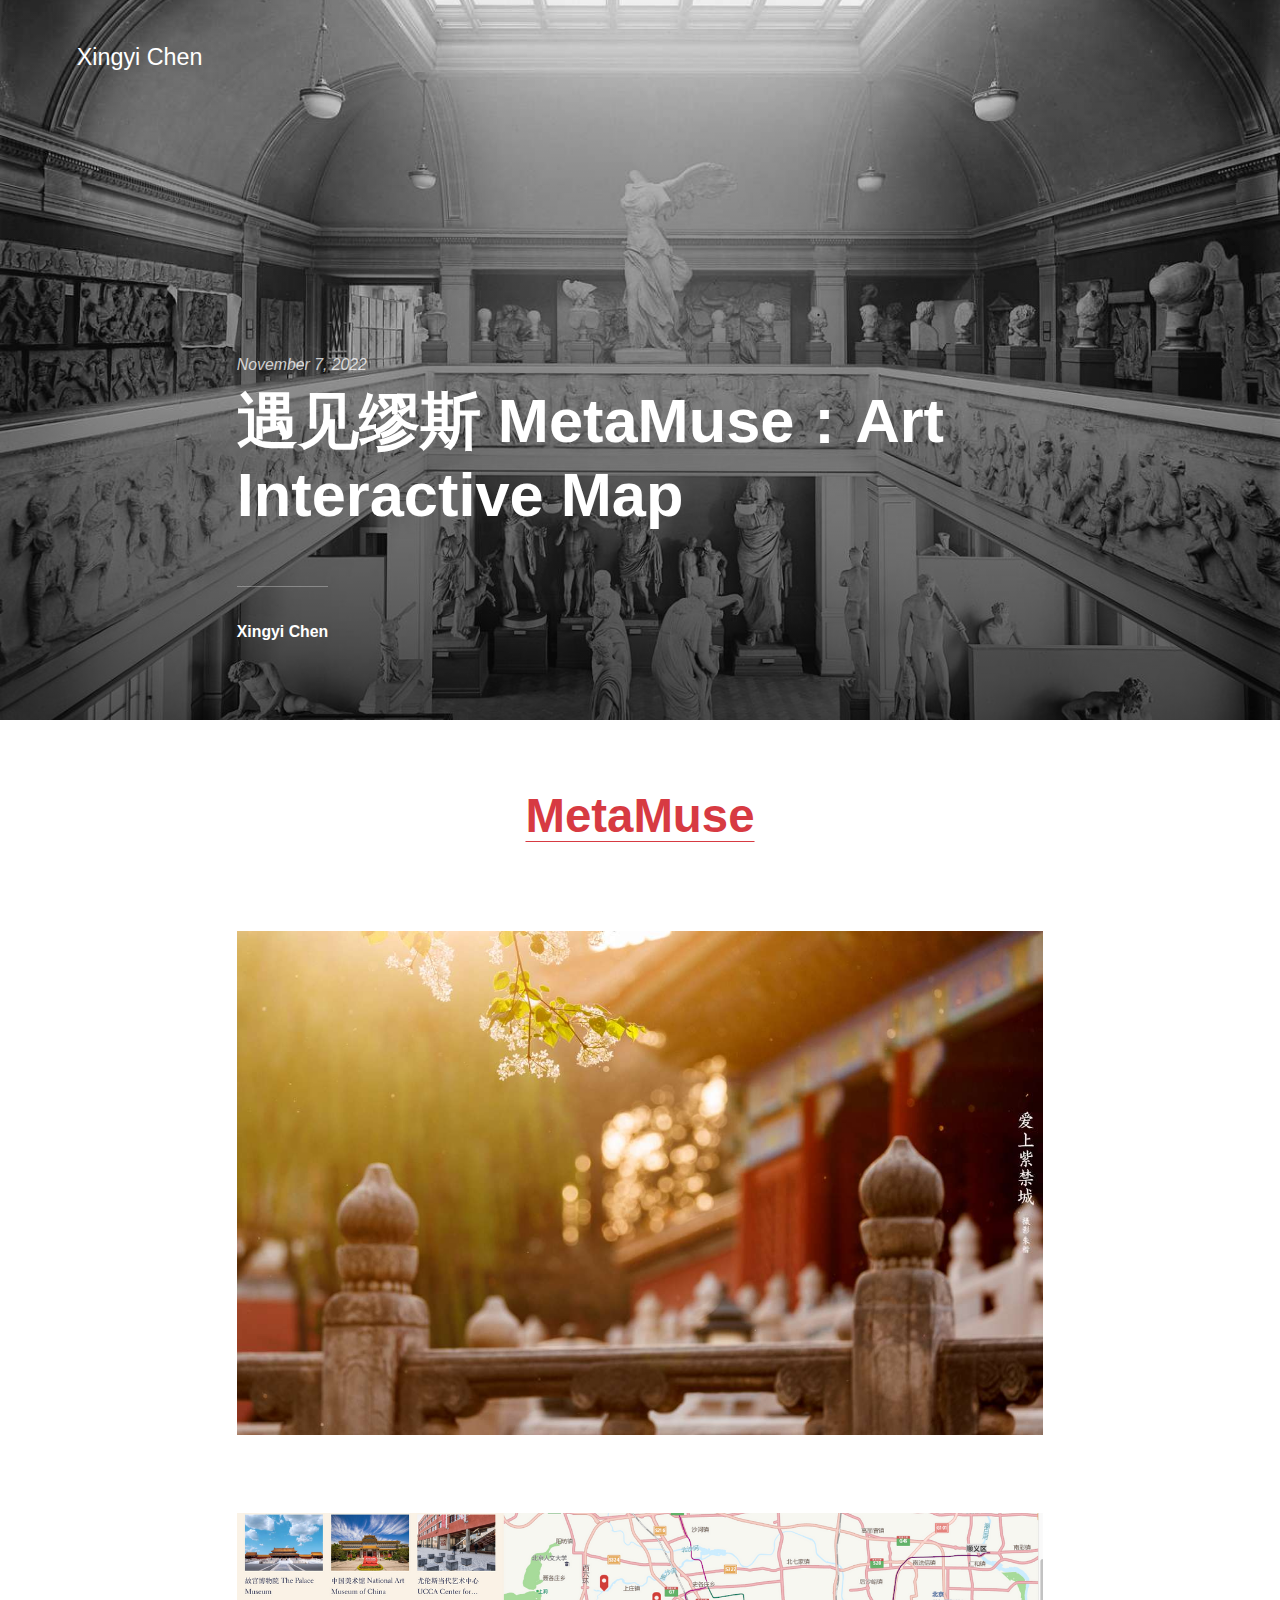
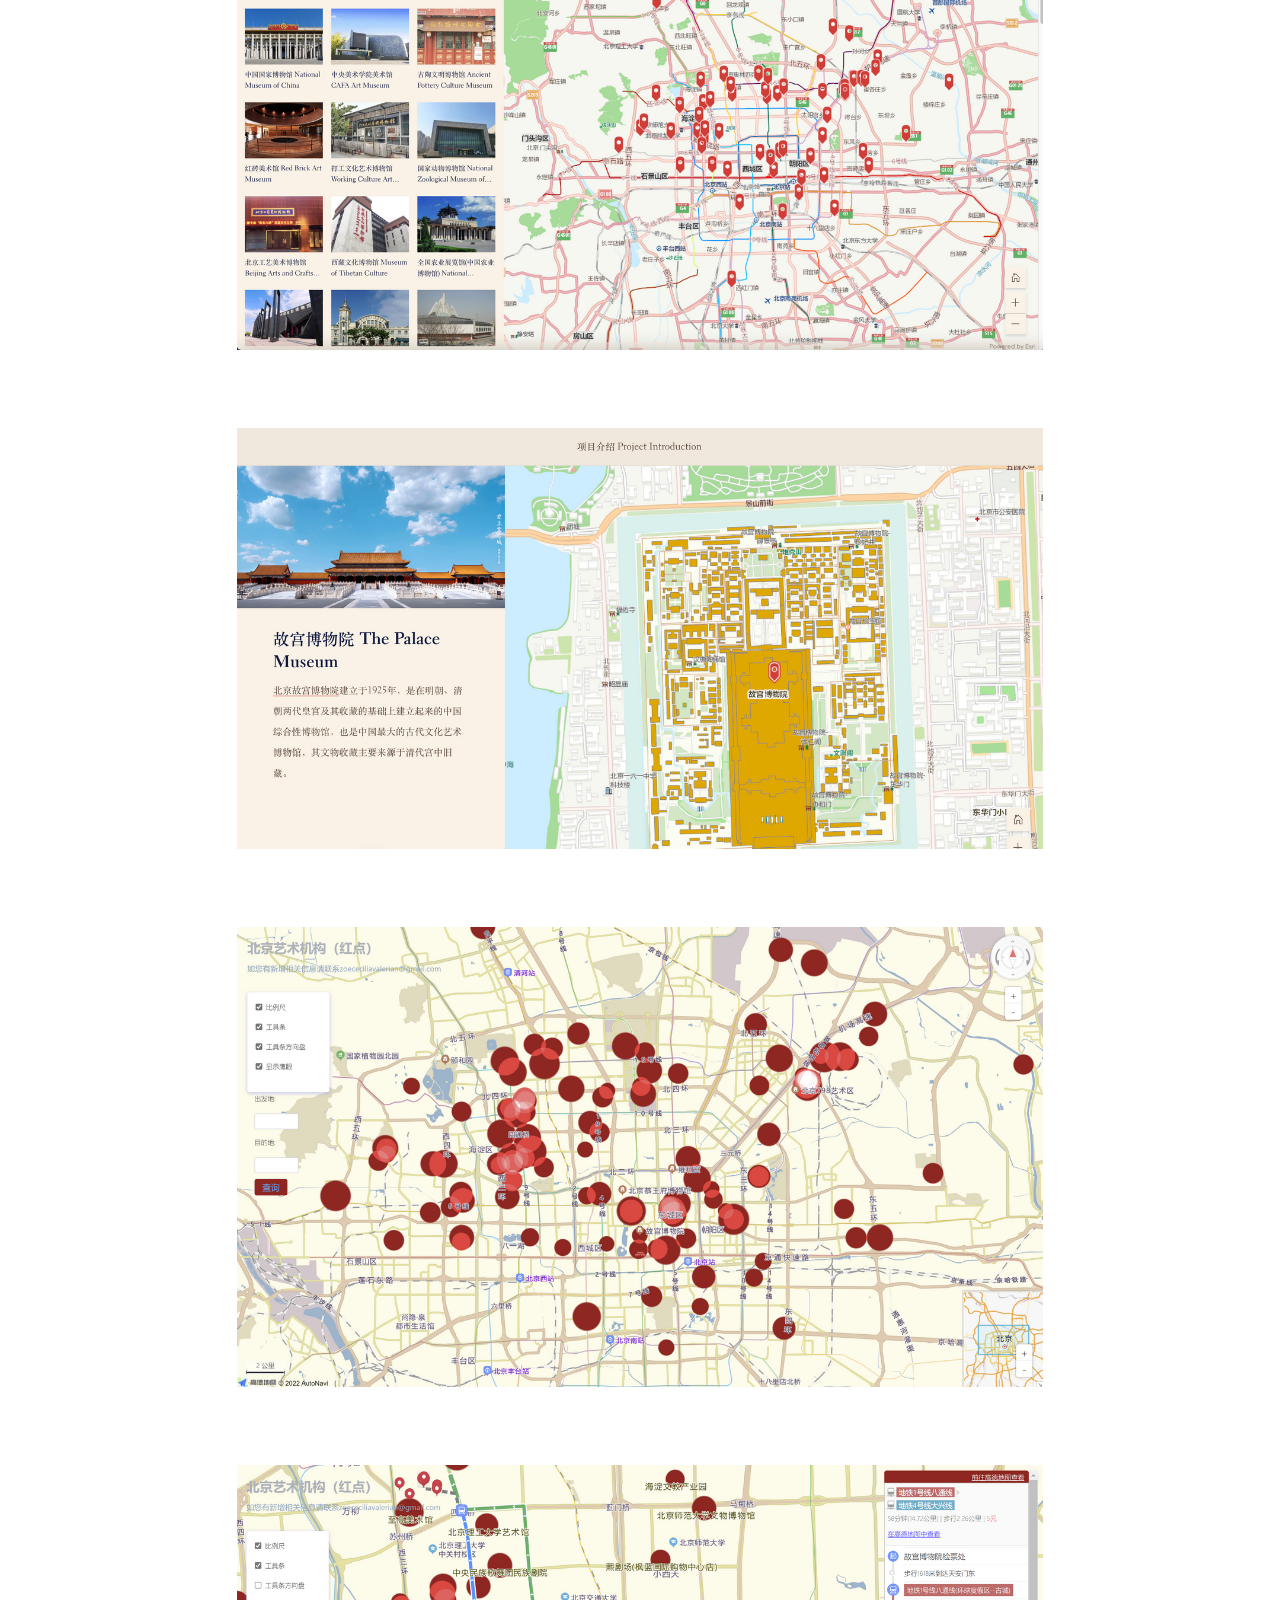
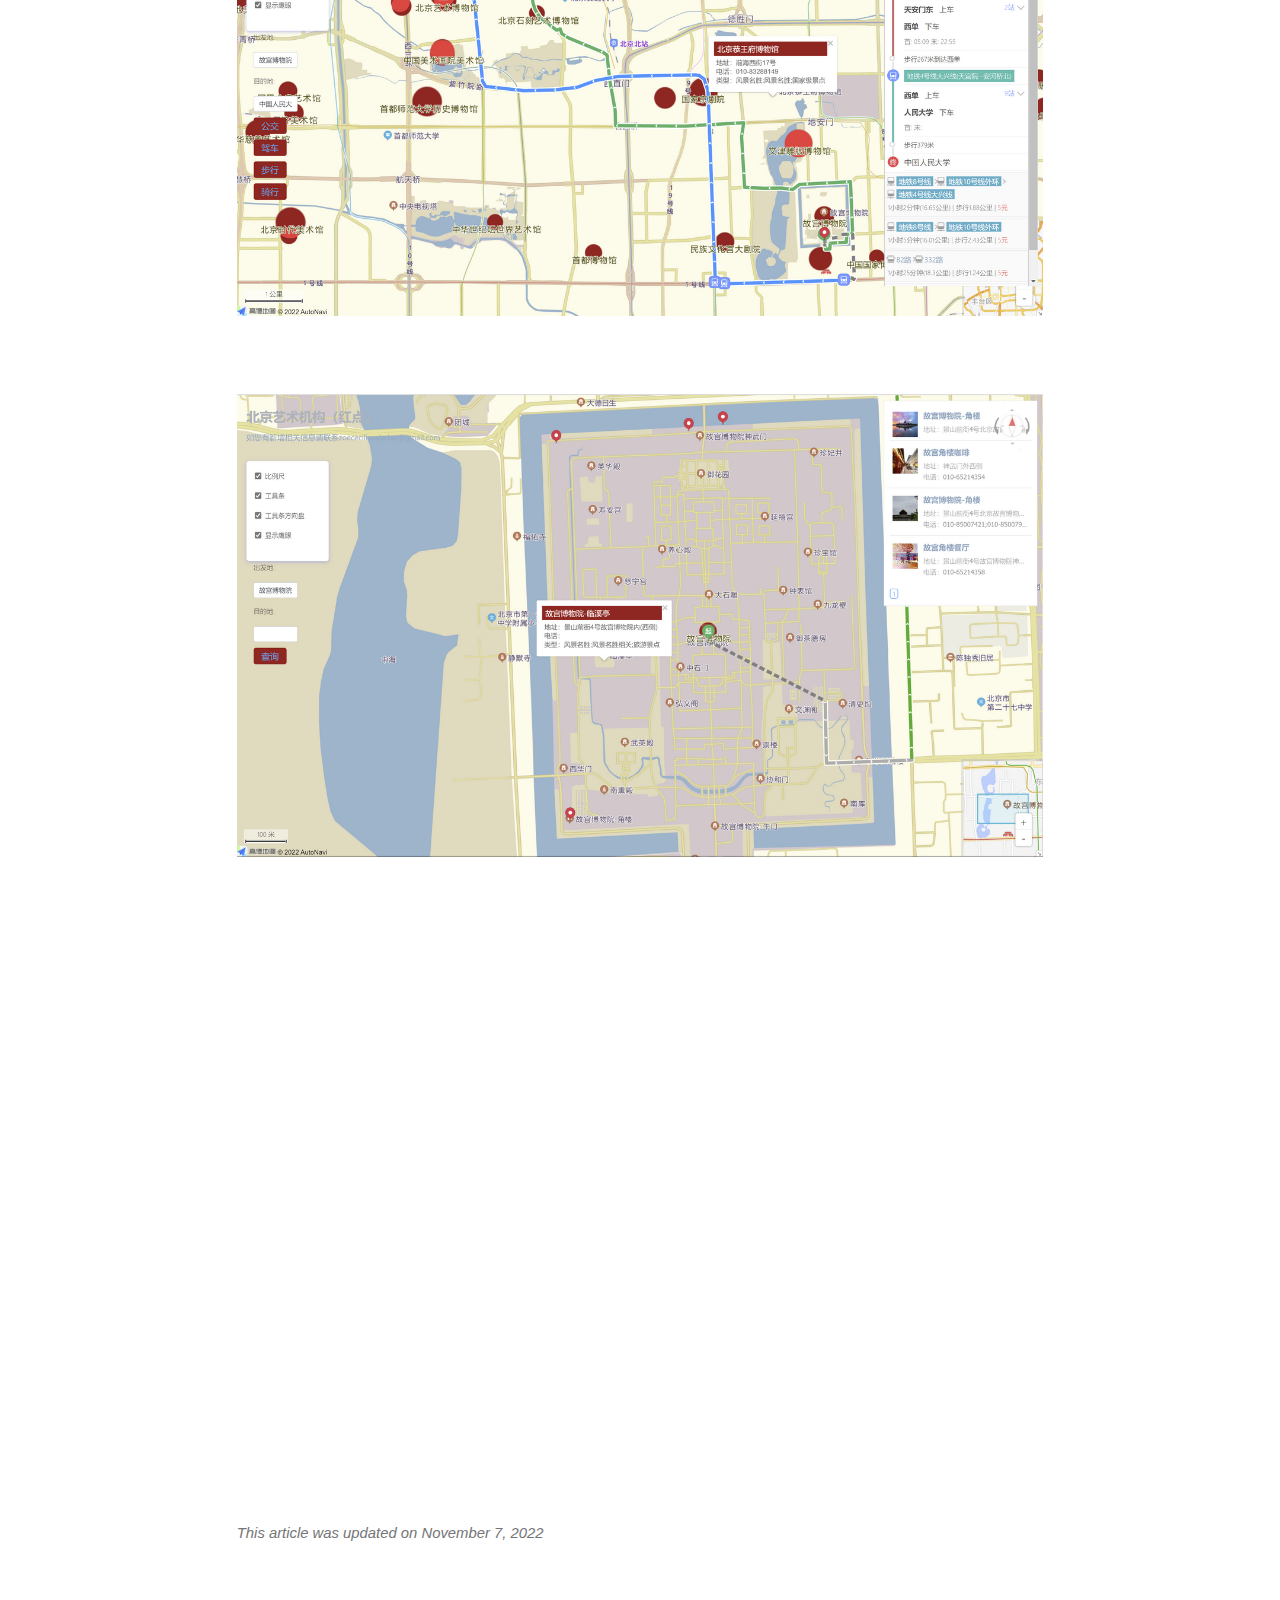
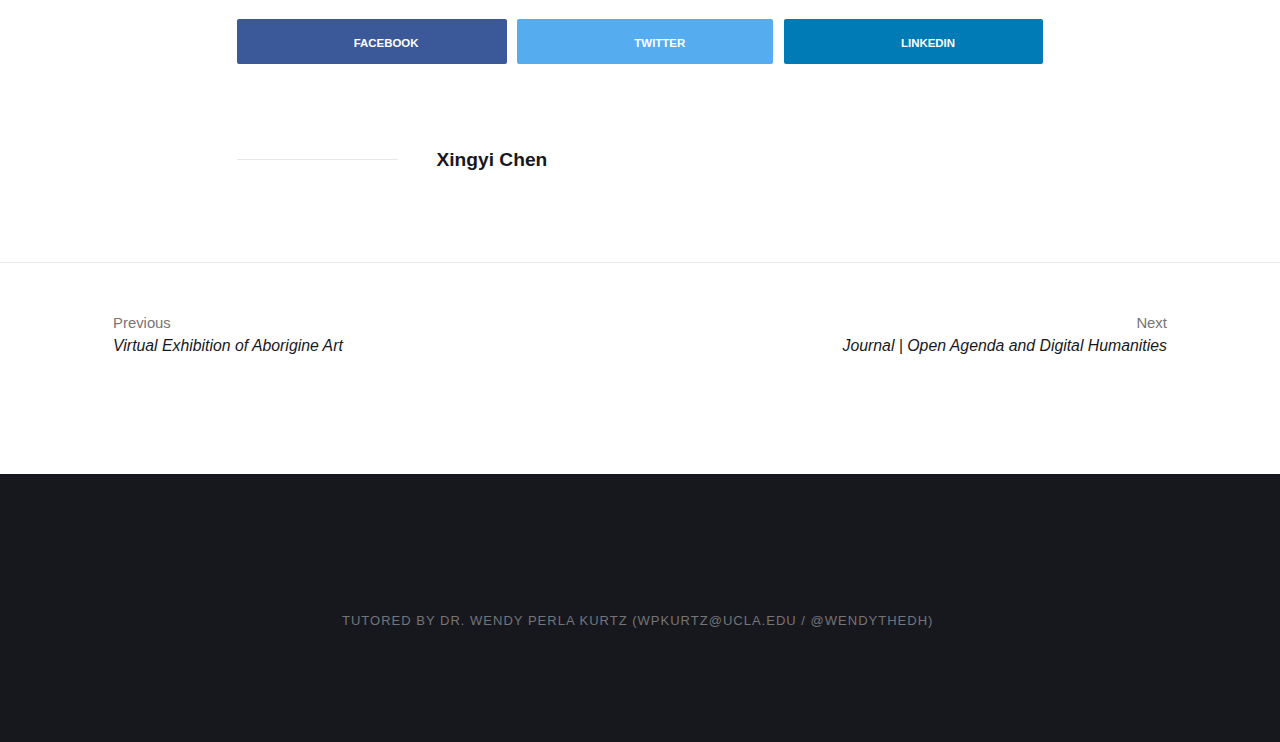
<file: yu-jian-mou-si-metamuseart-interactive-map.html>
<!DOCTYPE html><html lang="en-gb"><head><meta charset="utf-8"><meta http-equiv="X-UA-Compatible" content="IE=edge"><meta name="viewport" content="width=device-width,initial-scale=1"><title>遇见缪斯 MetaMuse：Art Interactive Map - Xingyi Chen</title><meta name="description" content="MetaMuse"><meta name="generator" content="Publii Open-Source CMS for Static Site"><link rel="canonical" href="https://amalia6767.github.io/xingyi/yu-jian-mou-si-metamuseart-interactive-map.html"><link rel="alternate" type="application/atom+xml" href="https://amalia6767.github.io/xingyi/feed.xml"><link rel="alternate" type="application/json" href="https://amalia6767.github.io/xingyi/feed.json"><meta property="og:title" content="遇见缪斯 MetaMuse：Art Interactive Map"><meta property="og:site_name" content="Xingyi Chen"><meta property="og:description" content="MetaMuse"><meta property="og:url" content="https://amalia6767.github.io/xingyi/yu-jian-mou-si-metamuseart-interactive-map.html"><meta property="og:type" content="article"><link rel="stylesheet" href="https://amalia6767.github.io/xingyi/assets/css/style.css?v=13dea3d737f5a50609423fa72c5e568a"><script type="application/ld+json">{"@context":"http://schema.org","@type":"Article","mainEntityOfPage":{"@type":"WebPage","@id":"https://amalia6767.github.io/xingyi/yu-jian-mou-si-metamuseart-interactive-map.html"},"headline":"遇见缪斯 MetaMuse：Art Interactive Map","datePublished":"2022-11-07T23:06","dateModified":"2022-11-07T23:06","description":"MetaMuse","author":{"@type":"Person","name":"Xingyi Chen","url":"https://amalia6767.github.io/xingyi/authors/xingyi-chen/"},"publisher":{"@type":"Organization","name":"Xingyi Chen"}}</script></head><body><div class="site-container"><header class="top" id="js-header"><a class="logo" href="https://amalia6767.github.io/xingyi/">Xingyi Chen</a></header><main><article class="post"><div class="hero"><figure class="hero__image hero__image--overlay"><img src="https://amalia6767.github.io/xingyi/media/website/birmingham-museums-trust-Mzhf7E-LSVs-unsplash.jpg" srcset="https://amalia6767.github.io/xingyi/media/website/responsive/birmingham-museums-trust-Mzhf7E-LSVs-unsplash-xs.jpg 300w, https://amalia6767.github.io/xingyi/media/website/responsive/birmingham-museums-trust-Mzhf7E-LSVs-unsplash-sm.jpg 480w, https://amalia6767.github.io/xingyi/media/website/responsive/birmingham-museums-trust-Mzhf7E-LSVs-unsplash-md.jpg 768w, https://amalia6767.github.io/xingyi/media/website/responsive/birmingham-museums-trust-Mzhf7E-LSVs-unsplash-lg.jpg 1024w, https://amalia6767.github.io/xingyi/media/website/responsive/birmingham-museums-trust-Mzhf7E-LSVs-unsplash-xl.jpg 1360w, https://amalia6767.github.io/xingyi/media/website/responsive/birmingham-museums-trust-Mzhf7E-LSVs-unsplash-2xl.jpg 1600w" sizes="100vw" loading="eager" alt=""></figure><header class="hero__content"><div class="wrapper"><div class="post__meta"><time datetime="2022-11-07T23:06">November 7, 2022</time></div><h1>遇见缪斯 MetaMuse：Art Interactive Map</h1><div class="post__meta post__meta--author"><a href="https://amalia6767.github.io/xingyi/authors/xingyi-chen/" class="feed__author">Xingyi Chen</a></div></div></header></div><div class="wrapper post__entry"><h2 class="align-center"><a href="https://9m2u6d.csb.app/" target="_blank" rel="noopener noreferrer">MetaMuse</a></h2><p> </p><figure class="post__image"><img loading="lazy" src="https://amalia6767.github.io/xingyi/media/posts/10/Ai-Shang-Zi-Jin-Cheng-Xi-Yang.jpg" alt="" width="1280" height="800" sizes="100vw" srcset="https://amalia6767.github.io/xingyi/media/posts/10/responsive/Ai-Shang-Zi-Jin-Cheng-Xi-Yang-xs.jpg 300w, https://amalia6767.github.io/xingyi/media/posts/10/responsive/Ai-Shang-Zi-Jin-Cheng-Xi-Yang-sm.jpg 480w, https://amalia6767.github.io/xingyi/media/posts/10/responsive/Ai-Shang-Zi-Jin-Cheng-Xi-Yang-md.jpg 768w, https://amalia6767.github.io/xingyi/media/posts/10/responsive/Ai-Shang-Zi-Jin-Cheng-Xi-Yang-lg.jpg 1024w, https://amalia6767.github.io/xingyi/media/posts/10/responsive/Ai-Shang-Zi-Jin-Cheng-Xi-Yang-xl.jpg 1360w, https://amalia6767.github.io/xingyi/media/posts/10/responsive/Ai-Shang-Zi-Jin-Cheng-Xi-Yang-2xl.jpg 1600w"></figure><figure class="post__image"><img loading="lazy" src="https://amalia6767.github.io/xingyi/media/posts/10/Jie-Ping-2022-10-26-11.41.48.png" alt="" width="3070" height="1664" sizes="100vw" srcset="https://amalia6767.github.io/xingyi/media/posts/10/responsive/Jie-Ping-2022-10-26-11.41.48-xs.png 300w, https://amalia6767.github.io/xingyi/media/posts/10/responsive/Jie-Ping-2022-10-26-11.41.48-sm.png 480w, https://amalia6767.github.io/xingyi/media/posts/10/responsive/Jie-Ping-2022-10-26-11.41.48-md.png 768w, https://amalia6767.github.io/xingyi/media/posts/10/responsive/Jie-Ping-2022-10-26-11.41.48-lg.png 1024w, https://amalia6767.github.io/xingyi/media/posts/10/responsive/Jie-Ping-2022-10-26-11.41.48-xl.png 1360w, https://amalia6767.github.io/xingyi/media/posts/10/responsive/Jie-Ping-2022-10-26-11.41.48-2xl.png 1600w"></figure><figure class="post__image"><img loading="lazy" src="https://amalia6767.github.io/xingyi/media/posts/10/Jie-Ping-2022-09-21-00.33.40.png" alt="" width="2732" height="1428" sizes="100vw" srcset="https://amalia6767.github.io/xingyi/media/posts/10/responsive/Jie-Ping-2022-09-21-00.33.40-xs.png 300w, https://amalia6767.github.io/xingyi/media/posts/10/responsive/Jie-Ping-2022-09-21-00.33.40-sm.png 480w, https://amalia6767.github.io/xingyi/media/posts/10/responsive/Jie-Ping-2022-09-21-00.33.40-md.png 768w, https://amalia6767.github.io/xingyi/media/posts/10/responsive/Jie-Ping-2022-09-21-00.33.40-lg.png 1024w, https://amalia6767.github.io/xingyi/media/posts/10/responsive/Jie-Ping-2022-09-21-00.33.40-xl.png 1360w, https://amalia6767.github.io/xingyi/media/posts/10/responsive/Jie-Ping-2022-09-21-00.33.40-2xl.png 1600w"></figure><figure class="post__image"><img loading="lazy" src="https://amalia6767.github.io/xingyi/media/posts/10/WechatIMG2006.png" alt="" width="3676" height="2094" sizes="100vw" srcset="https://amalia6767.github.io/xingyi/media/posts/10/responsive/WechatIMG2006-xs.png 300w, https://amalia6767.github.io/xingyi/media/posts/10/responsive/WechatIMG2006-sm.png 480w, https://amalia6767.github.io/xingyi/media/posts/10/responsive/WechatIMG2006-md.png 768w, https://amalia6767.github.io/xingyi/media/posts/10/responsive/WechatIMG2006-lg.png 1024w, https://amalia6767.github.io/xingyi/media/posts/10/responsive/WechatIMG2006-xl.png 1360w, https://amalia6767.github.io/xingyi/media/posts/10/responsive/WechatIMG2006-2xl.png 1600w"></figure><figure class="post__image"><img loading="lazy" src="https://amalia6767.github.io/xingyi/media/posts/10/WechatIMG2184.png" alt="" width="3672" height="2054" sizes="100vw" srcset="https://amalia6767.github.io/xingyi/media/posts/10/responsive/WechatIMG2184-xs.png 300w, https://amalia6767.github.io/xingyi/media/posts/10/responsive/WechatIMG2184-sm.png 480w, https://amalia6767.github.io/xingyi/media/posts/10/responsive/WechatIMG2184-md.png 768w, https://amalia6767.github.io/xingyi/media/posts/10/responsive/WechatIMG2184-lg.png 1024w, https://amalia6767.github.io/xingyi/media/posts/10/responsive/WechatIMG2184-xl.png 1360w, https://amalia6767.github.io/xingyi/media/posts/10/responsive/WechatIMG2184-2xl.png 1600w"></figure><figure class="post__image"><img loading="lazy" src="https://amalia6767.github.io/xingyi/media/posts/10/WechatIMG2011.png" alt="" width="3675" height="2107" sizes="100vw" srcset="https://amalia6767.github.io/xingyi/media/posts/10/responsive/WechatIMG2011-xs.png 300w, https://amalia6767.github.io/xingyi/media/posts/10/responsive/WechatIMG2011-sm.png 480w, https://amalia6767.github.io/xingyi/media/posts/10/responsive/WechatIMG2011-md.png 768w, https://amalia6767.github.io/xingyi/media/posts/10/responsive/WechatIMG2011-lg.png 1024w, https://amalia6767.github.io/xingyi/media/posts/10/responsive/WechatIMG2011-xl.png 1360w, https://amalia6767.github.io/xingyi/media/posts/10/responsive/WechatIMG2011-2xl.png 1600w"></figure><figure class="post__image"><img loading="lazy" src="https://amalia6767.github.io/xingyi/media/posts/10/Ai-Shang-Zi-Jin-Cheng-Hai-Tang.jpg" alt="" width="1280" height="800" sizes="100vw" srcset="https://amalia6767.github.io/xingyi/media/posts/10/responsive/Ai-Shang-Zi-Jin-Cheng-Hai-Tang-xs.jpg 300w, https://amalia6767.github.io/xingyi/media/posts/10/responsive/Ai-Shang-Zi-Jin-Cheng-Hai-Tang-sm.jpg 480w, https://amalia6767.github.io/xingyi/media/posts/10/responsive/Ai-Shang-Zi-Jin-Cheng-Hai-Tang-md.jpg 768w, https://amalia6767.github.io/xingyi/media/posts/10/responsive/Ai-Shang-Zi-Jin-Cheng-Hai-Tang-lg.jpg 1024w, https://amalia6767.github.io/xingyi/media/posts/10/responsive/Ai-Shang-Zi-Jin-Cheng-Hai-Tang-xl.jpg 1360w, https://amalia6767.github.io/xingyi/media/posts/10/responsive/Ai-Shang-Zi-Jin-Cheng-Hai-Tang-2xl.jpg 1600w"></figure></div><footer class="wrapper post__footer"><p class="post__last-updated">This article was updated on November 7, 2022</p><div class="post__share"><a href="https://www.facebook.com/sharer/sharer.php?u=https%3A%2F%2Famalia6767.github.io%2Fxingyi%2Fyu-jian-mou-si-metamuseart-interactive-map.html" class="js-share facebook" rel="nofollow noopener noreferrer"><svg class="icon" aria-hidden="true" focusable="false"><use xlink:href="https://amalia6767.github.io/xingyi/assets/svg/svg-map.svg#facebook"/></svg> <span>Facebook</span> </a><a href="https://twitter.com/share?url=https%3A%2F%2Famalia6767.github.io%2Fxingyi%2Fyu-jian-mou-si-metamuseart-interactive-map.html&amp;via=https%3A%2F%2Ftwitter.com%2FEureka6767&amp;text=%E9%81%87%E8%A7%81%E7%BC%AA%E6%96%AF%20MetaMuse%EF%BC%9AArt%20Interactive%20Map" class="js-share twitter" rel="nofollow noopener noreferrer"><svg class="icon" aria-hidden="true" focusable="false"><use xlink:href="https://amalia6767.github.io/xingyi/assets/svg/svg-map.svg#twitter"/></svg> <span>Twitter</span> </a><a href="https://www.linkedin.com/sharing/share-offsite/?url=https%3A%2F%2Famalia6767.github.io%2Fxingyi%2Fyu-jian-mou-si-metamuseart-interactive-map.html" class="js-share linkedin" rel="nofollow noopener noreferrer"><svg class="icon" aria-hidden="true" focusable="false"><use xlink:href="https://amalia6767.github.io/xingyi/assets/svg/svg-map.svg#linkedin"/></svg> <span>LinkedIn</span></a></div><div class="post__bio bio"><div class="bio__info"><h3 class="bio__name"><a href="https://amalia6767.github.io/xingyi/authors/xingyi-chen/" rel="author">Xingyi Chen</a></h3></div></div></footer></article><nav class="post__nav"><div class="post__nav-inner"><div class="post__nav-prev"><svg width="1.041em" height="0.416em" aria-hidden="true"><use xlink:href="https://amalia6767.github.io/xingyi/assets/svg/svg-map.svg#arrow-prev"/></svg> <a href="https://amalia6767.github.io/xingyi/virtual-exhibition-of-aborigine-art.html" class="post__nav-link" rel="prev"><span>Previous</span> Virtual Exhibition of Aborigine Art</a></div><div class="post__nav-next"><a href="https://amalia6767.github.io/xingyi/journal-or-open-agenda-and-digital-humanities.html" class="post__nav-link" rel="next"><span>Next</span> Journal | Open Agenda and Digital Humanities </a><svg width="1.041em" height="0.416em" aria-hidden="true"><use xlink:href="https://amalia6767.github.io/xingyi/assets/svg/svg-map.svg#arrow-next"/></svg></div></div></nav></main><footer class="footer"><div class="footer__copyright"><p>Tutored by Dr. Wendy Perla Kurtz (wpkurtz@ucla.edu / @WendytheDH) </p></div><button onclick="backToTopFunction()" id="backToTop" class="footer__bttop" aria-label="Back to top" title="Back to top"><svg><use xlink:href="https://amalia6767.github.io/xingyi/assets/svg/svg-map.svg#toparrow"/></svg></button></footer></div><script defer="defer" src="https://amalia6767.github.io/xingyi/assets/js/scripts.min.js?v=f47c11534595205f20935f0db2a62a85"></script><script>window.publiiThemeMenuConfig={mobileMenuMode:'sidebar',animationSpeed:300,submenuWidth: 'auto',doubleClickTime:500,mobileMenuExpandableSubmenus:true,relatedContainerForOverlayMenuSelector:'.top'};</script><script>var images = document.querySelectorAll('img[loading]');

        for (var i = 0; i < images.length; i++) {
            if (images[i].complete) {
                images[i].classList.add('is-loaded');
            } else {
                images[i].addEventListener('load', function () {
                    this.classList.add('is-loaded');
                }, false);
            }
        }</script></body></html>
</file>
